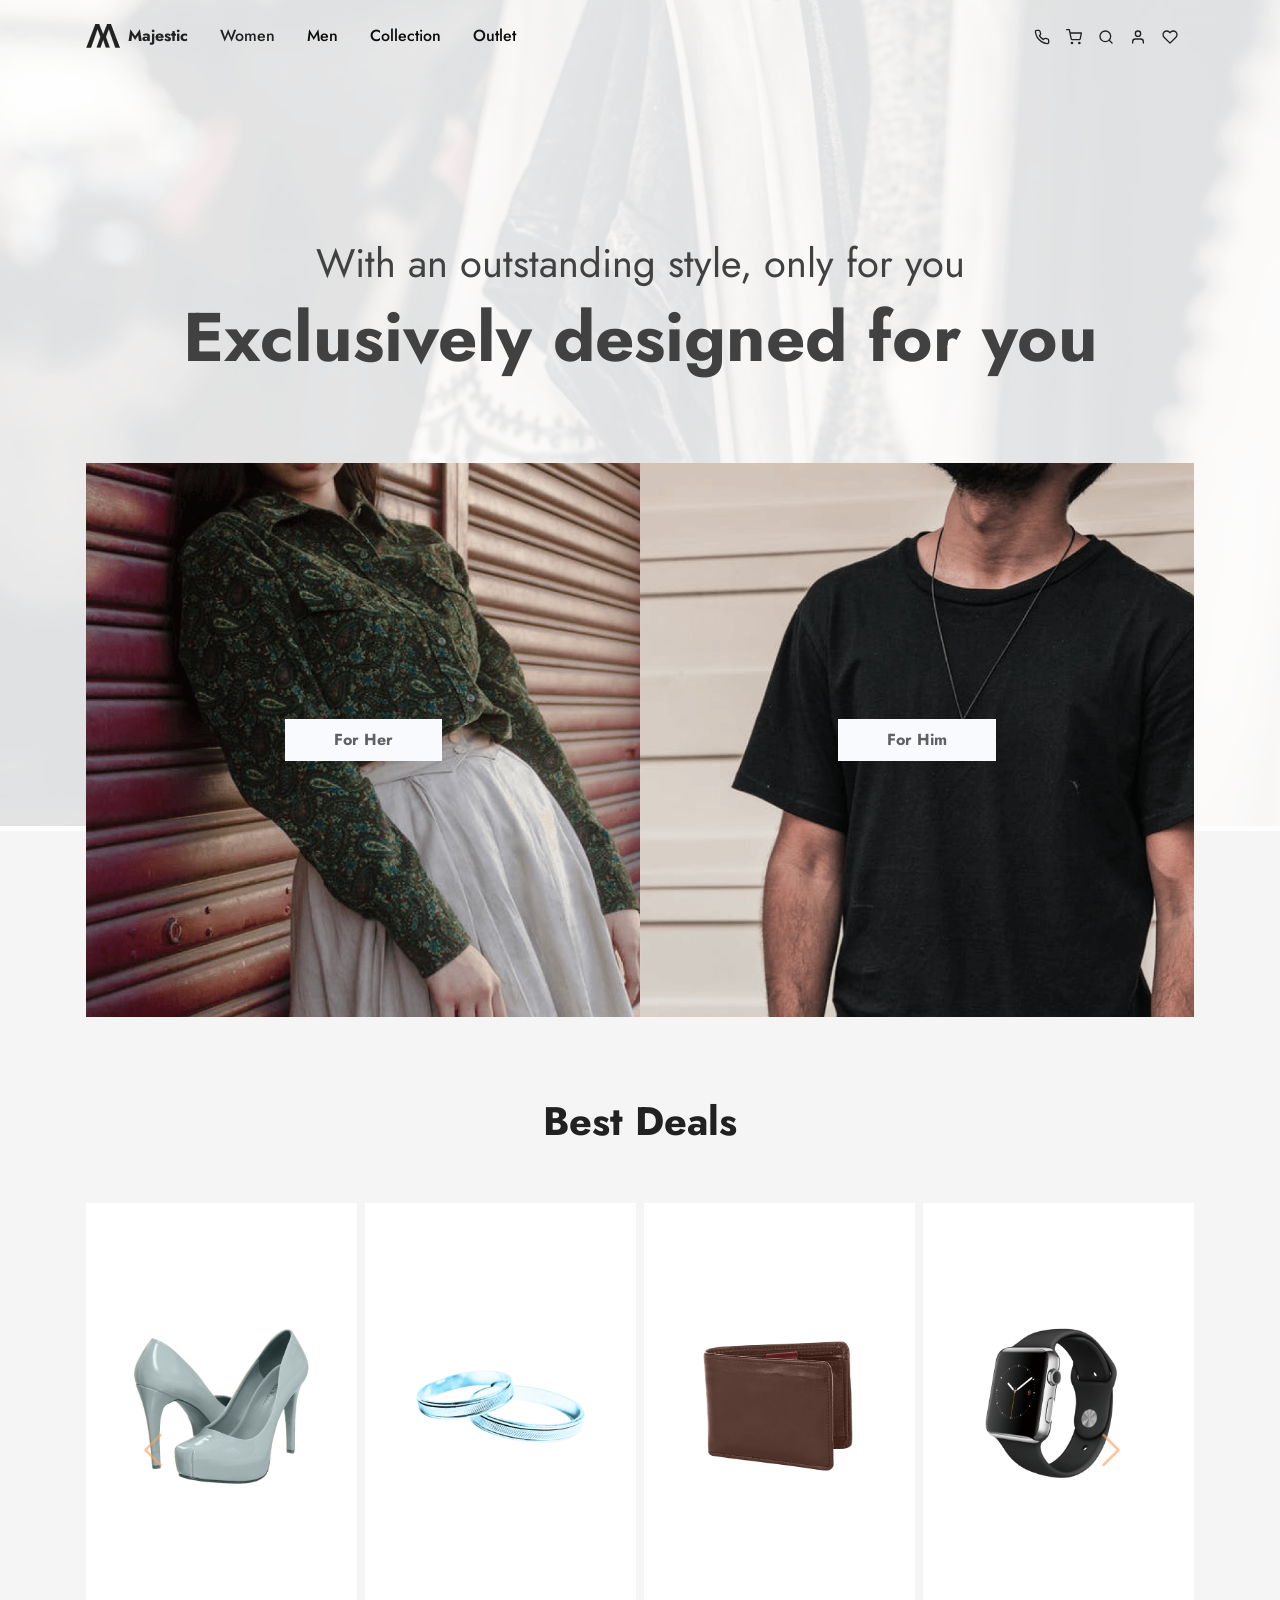
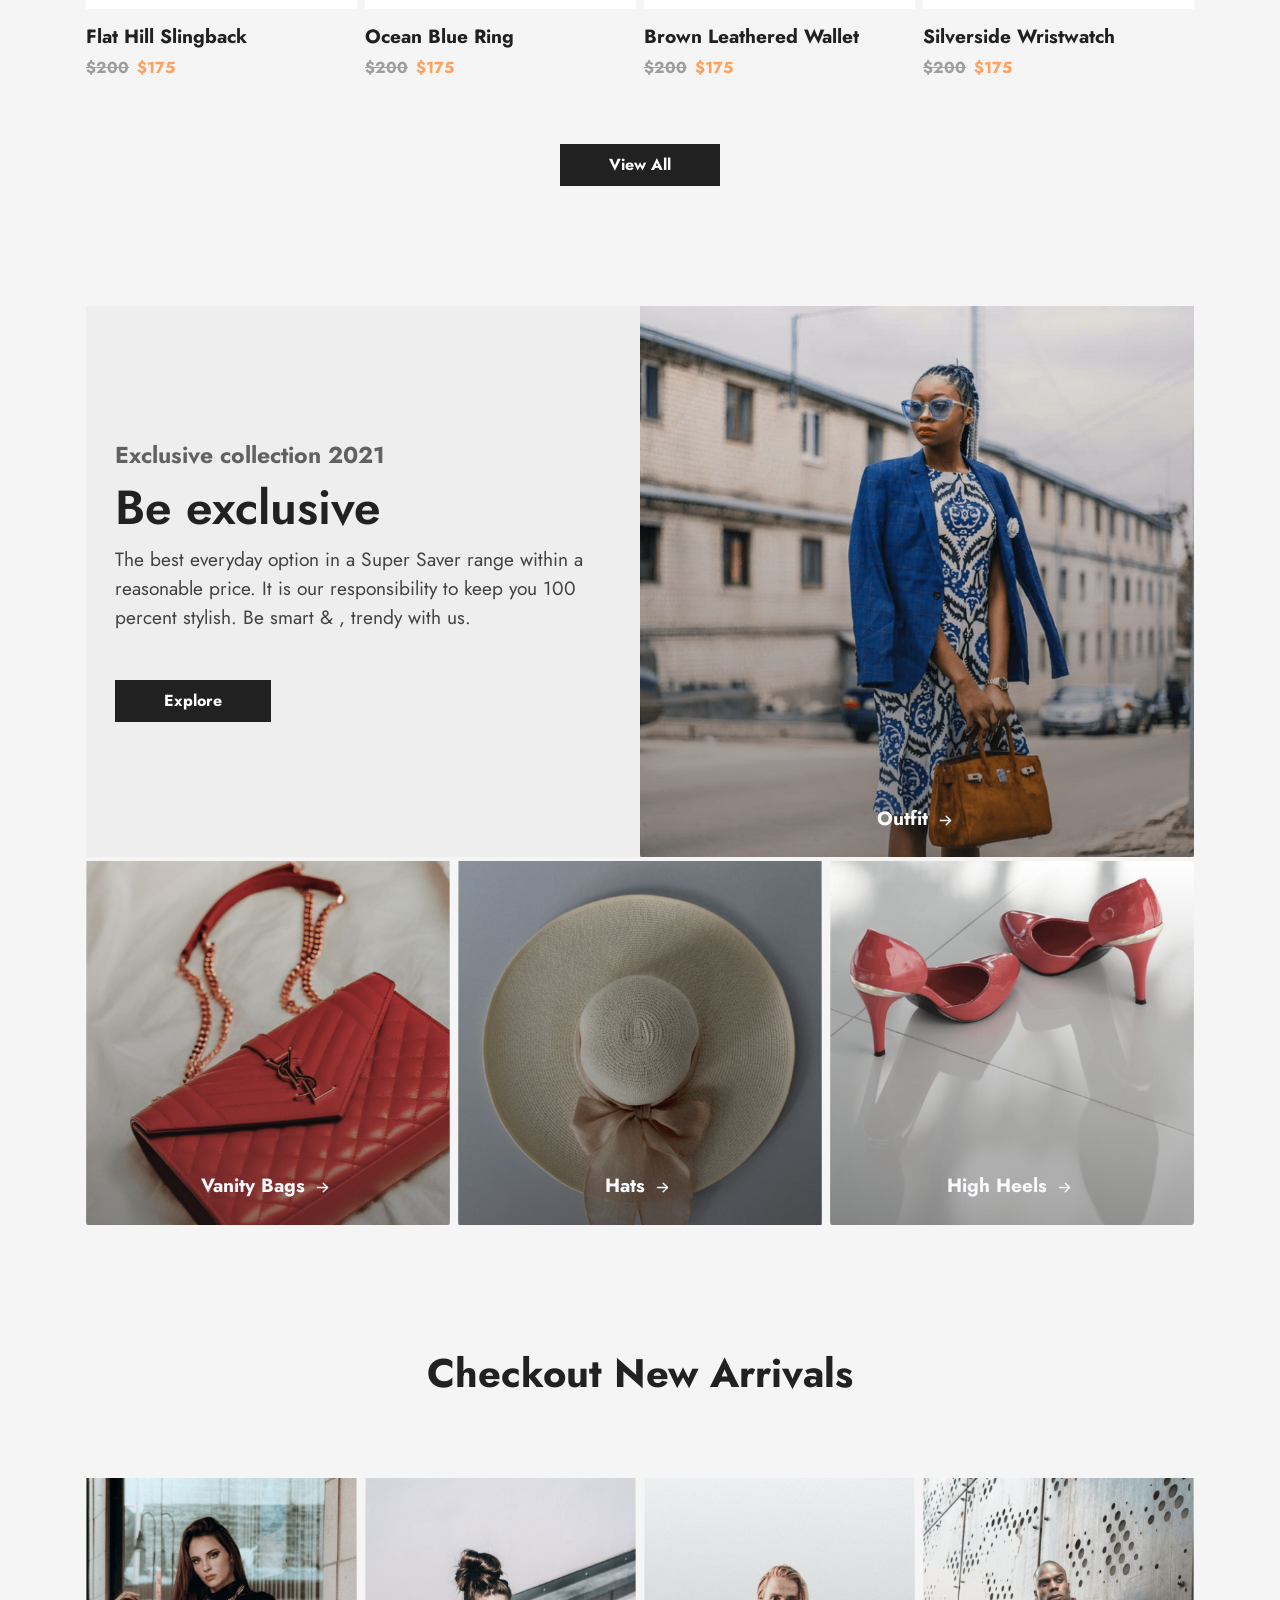
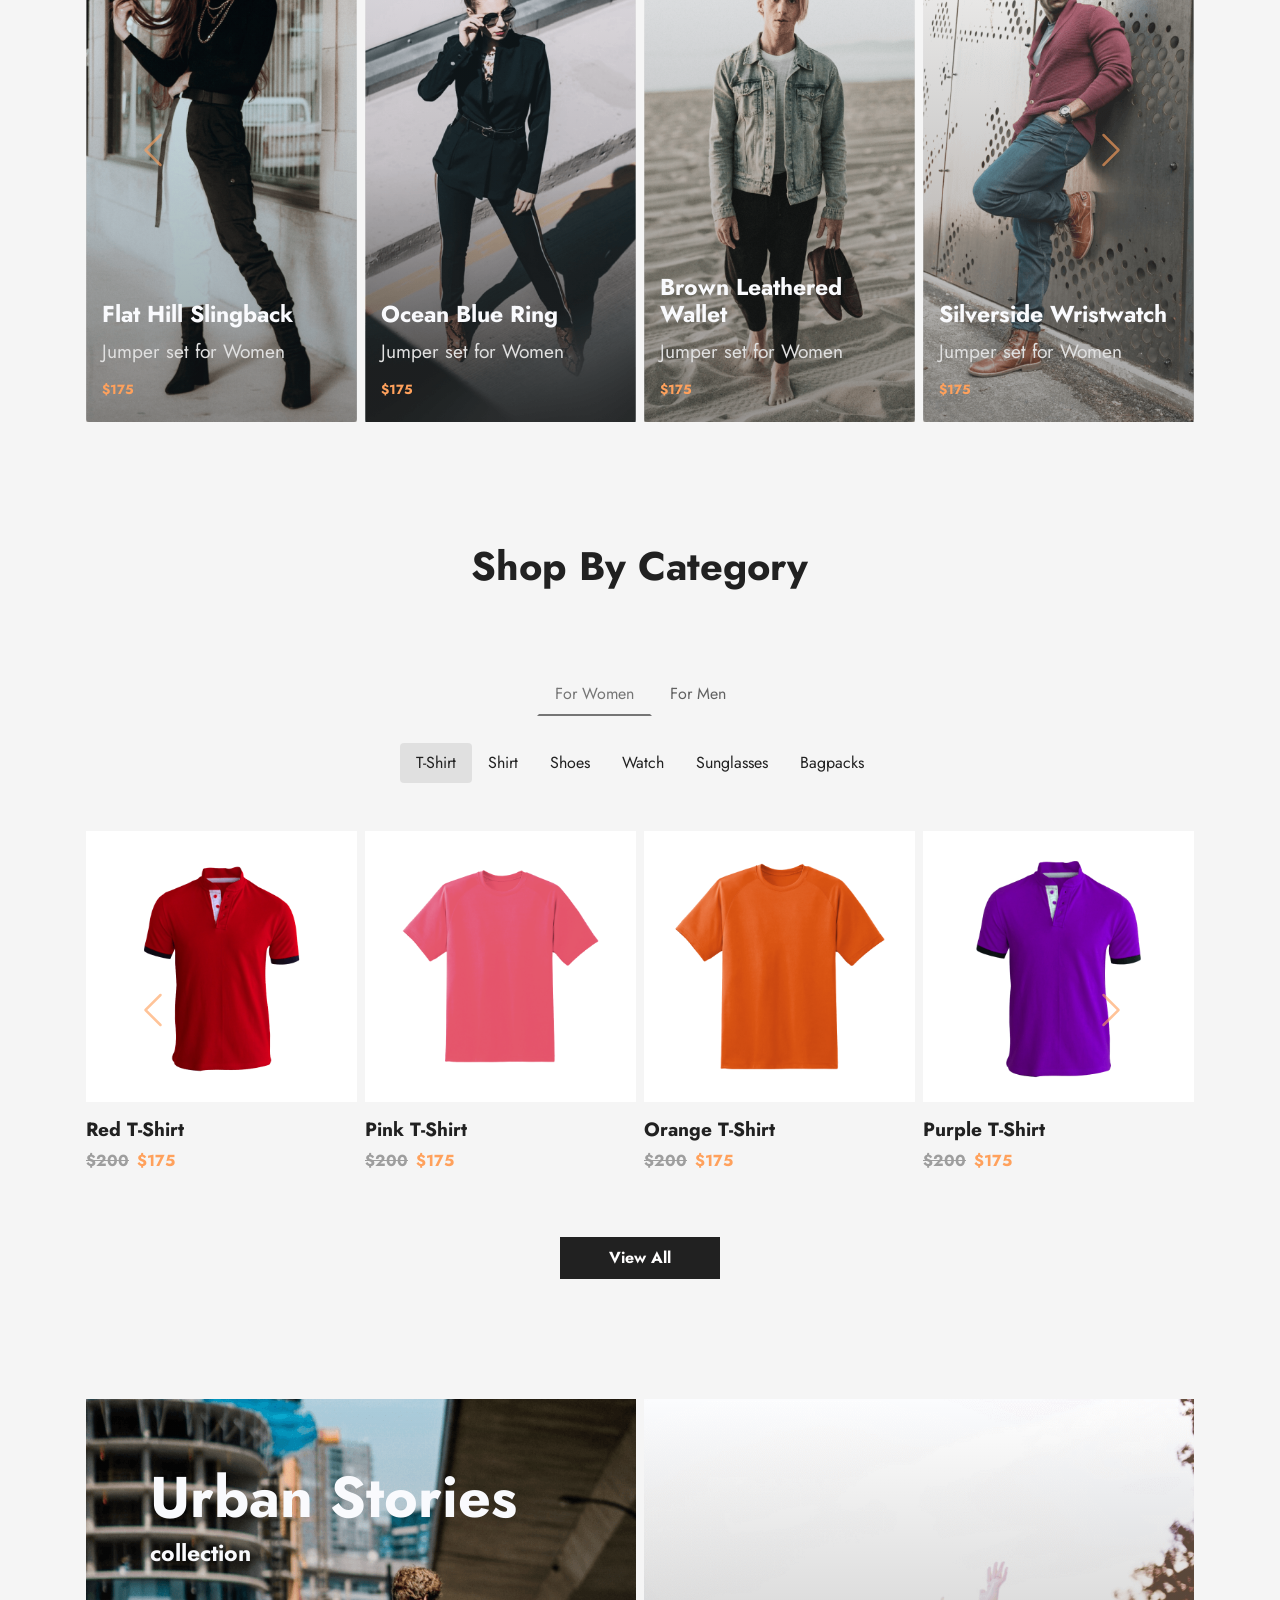
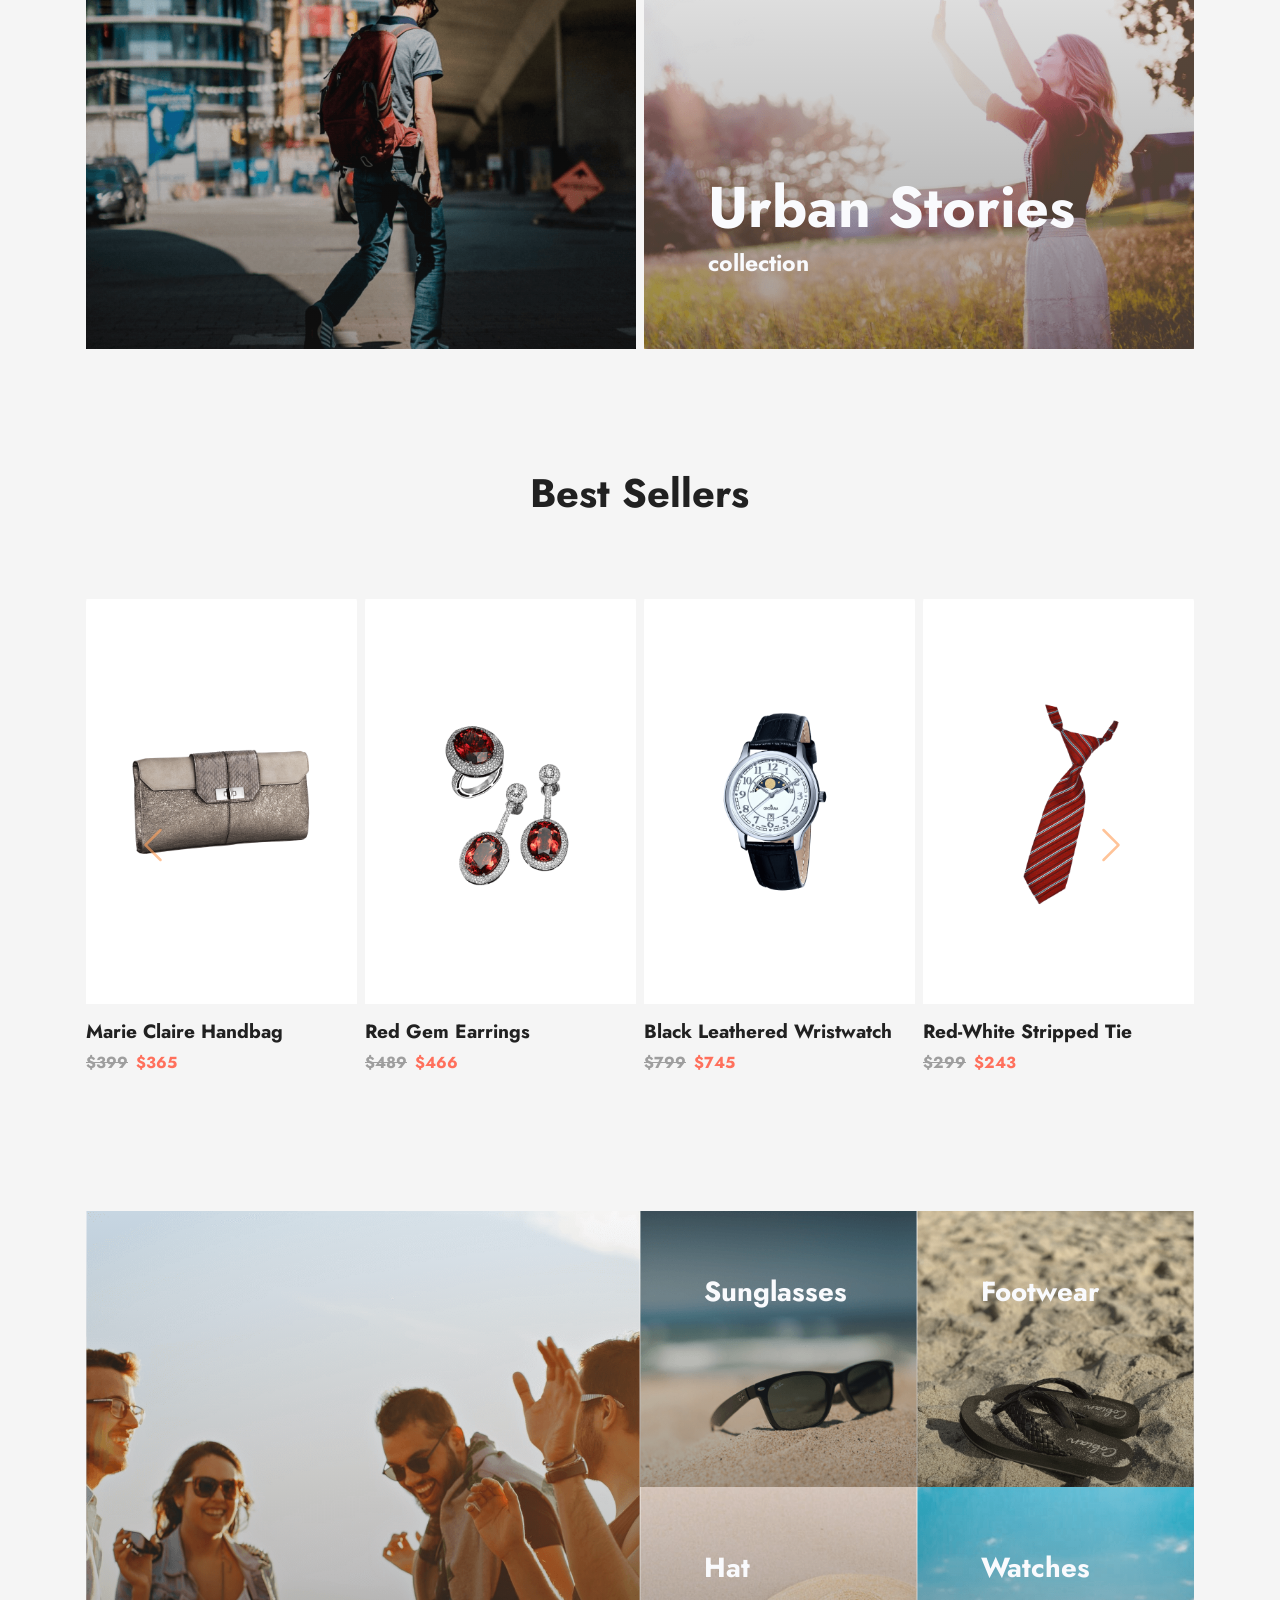
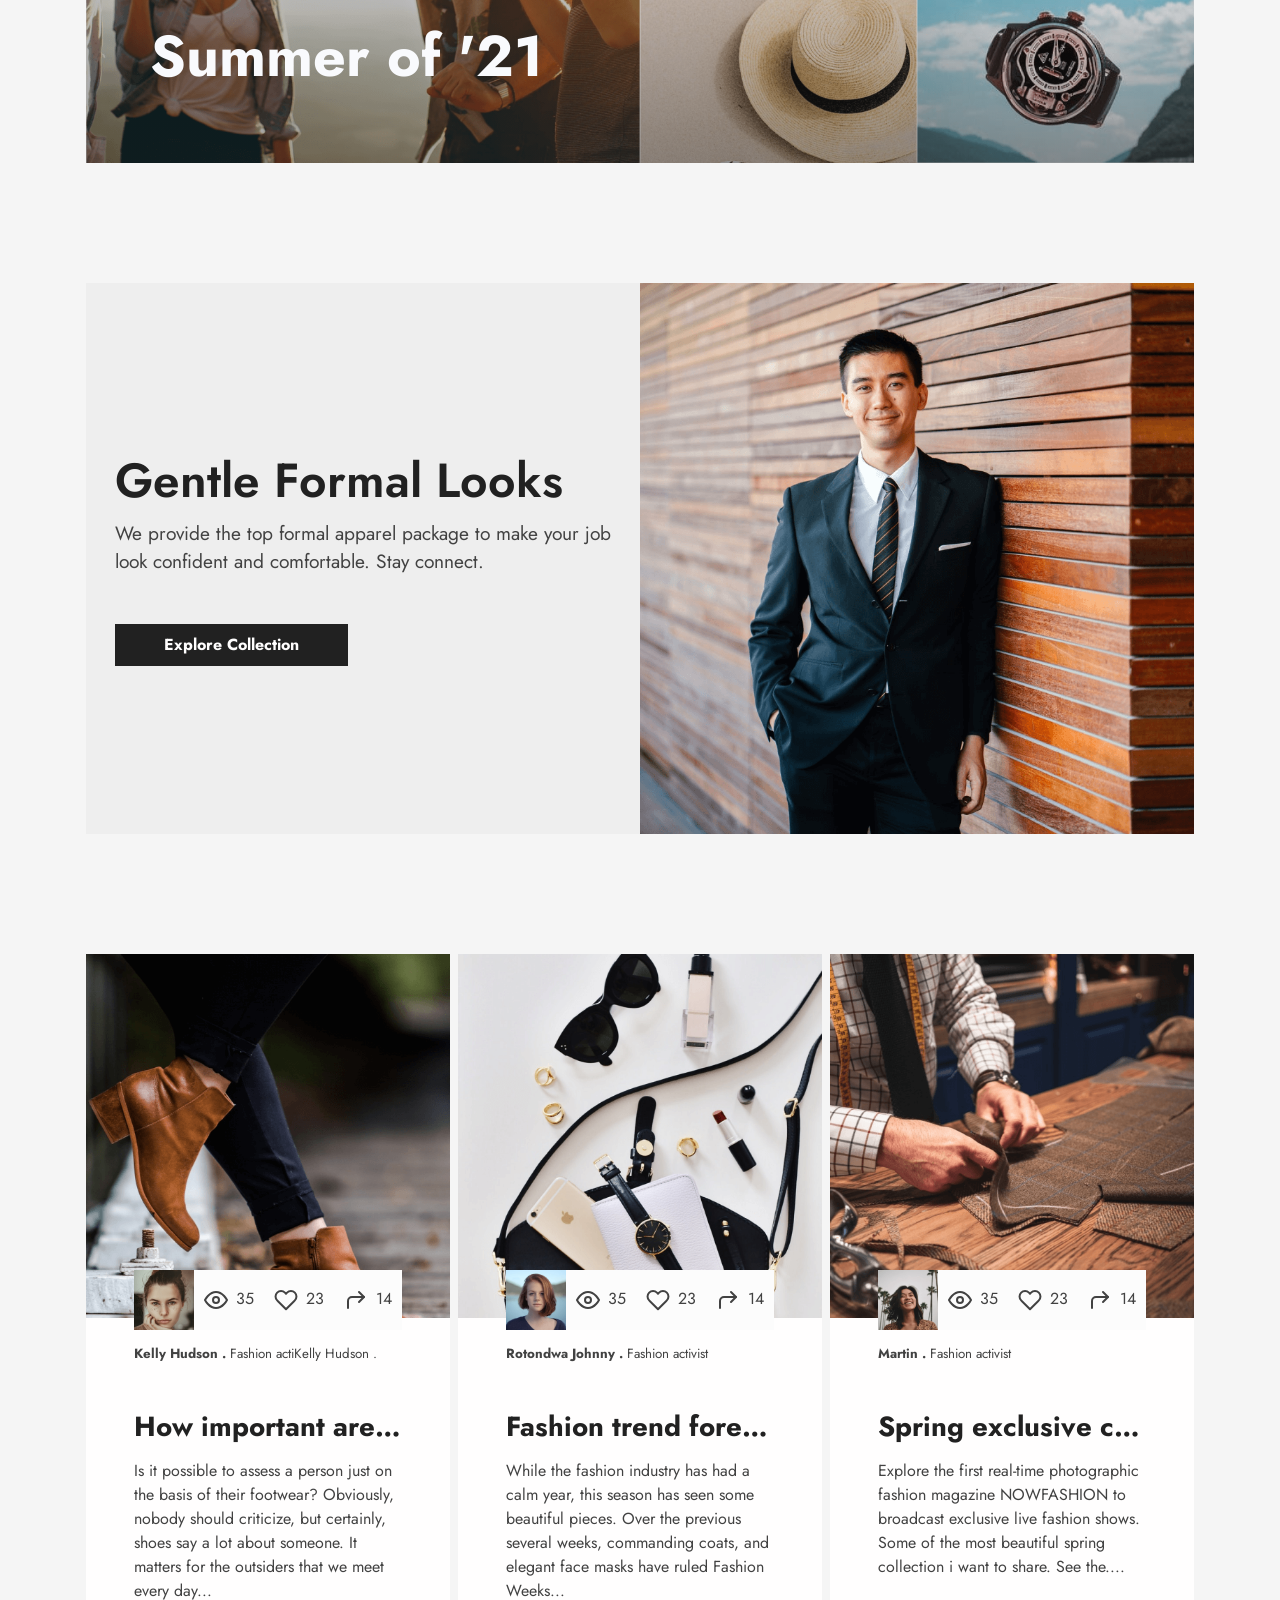
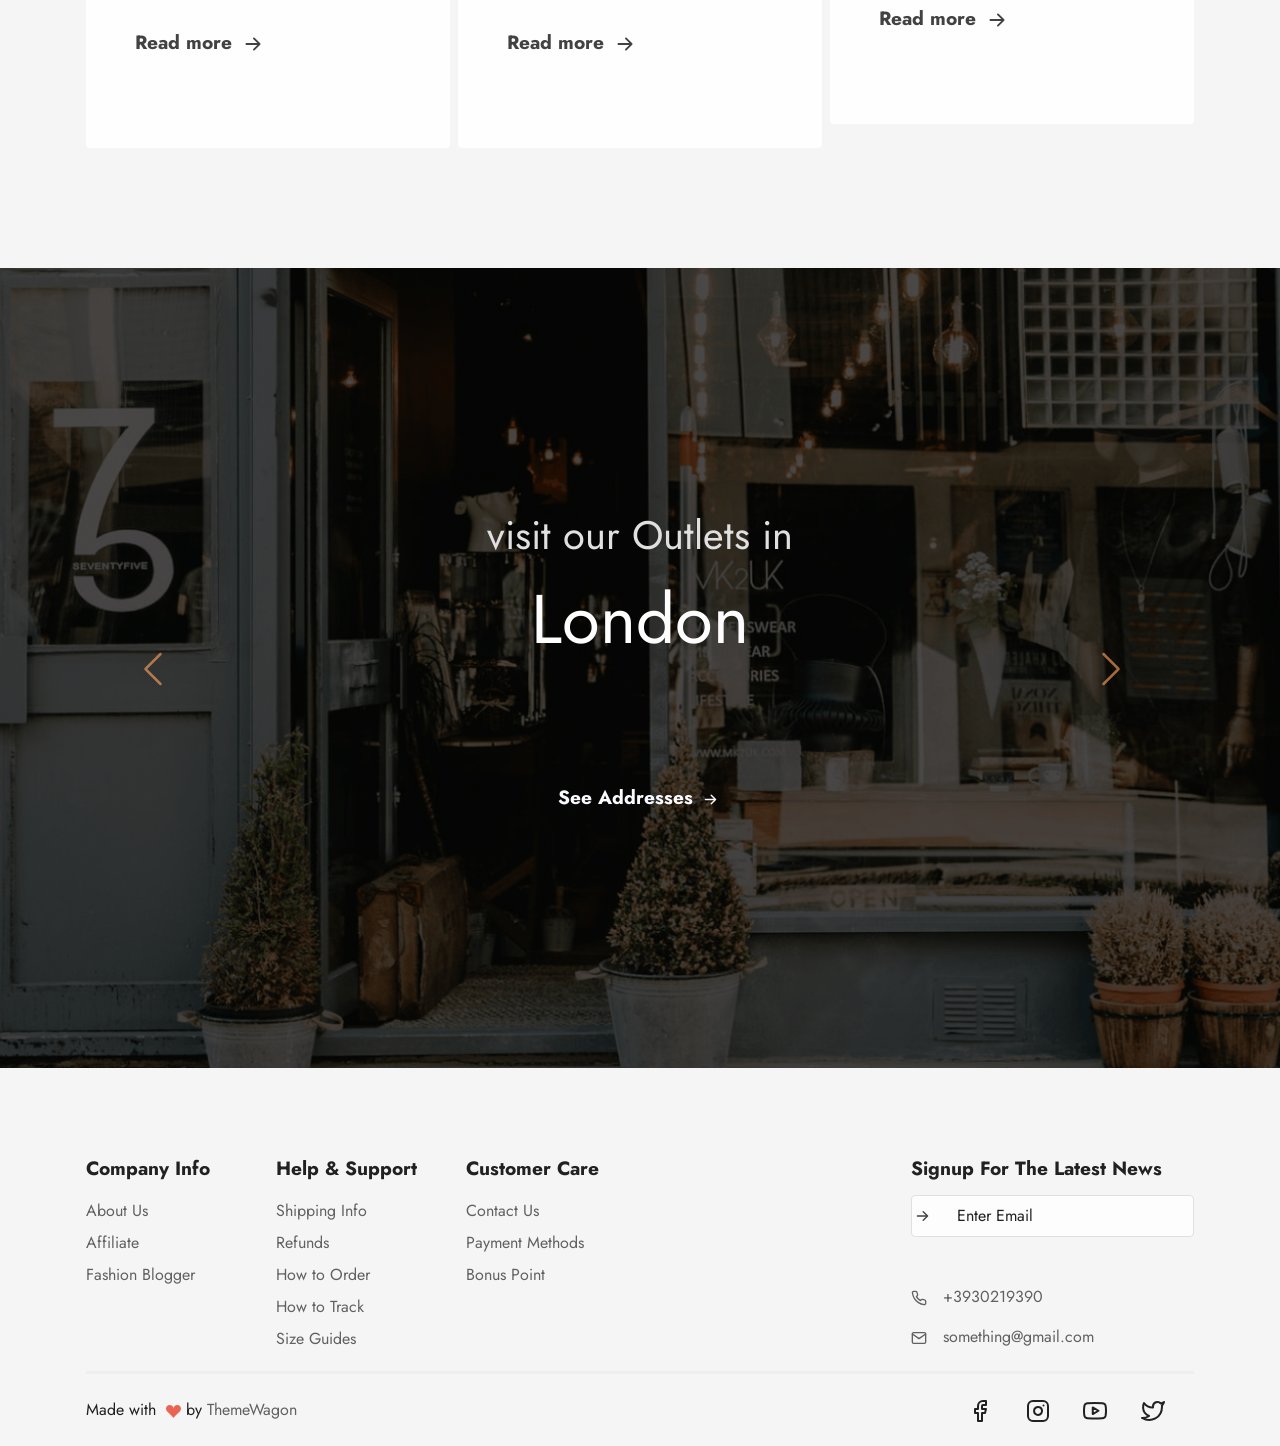
<file: index.html>
<!DOCTYPE html>
<html lang="en-US" dir="ltr">

  <head>
    <meta charset="utf-8">
    <meta http-equiv="X-UA-Compatible" content="IE=edge">
    <meta name="viewport" content="width=device-width, initial-scale=1">


    <!-- ===============================================-->
    <!--    Document Title-->
    <!-- ===============================================-->
    <title>majestic | Landing, Ecommerce &amp; Business Templatee</title>


    <!-- ===============================================-->
    <!--    Favicons-->
    <!-- ===============================================-->
    <link rel="apple-touch-icon" sizes="180x180" href="assets/img/favicons/apple-touch-icon.png">
    <link rel="icon" type="image/png" sizes="32x32" href="assets/img/favicons/favicon-32x32.png">
    <link rel="icon" type="image/png" sizes="16x16" href="assets/img/favicons/favicon-16x16.png">
    <link rel="shortcut icon" type="image/x-icon" href="assets/img/favicons/favicon.ico">
    <link rel="manifest" href="assets/img/favicons/manifest.json">
    <meta name="msapplication-TileImage" content="assets/img/favicons/mstile-150x150.png">
    <meta name="theme-color" content="#ffffff">


    <!-- ===============================================-->
    <!--    Stylesheets-->
    <!-- ===============================================-->
    <link href="assets/css/theme.css" rel="stylesheet" />

  </head>


  <body>

    <!-- ===============================================-->
    <!--    Main Content-->
    <!-- ===============================================-->
    <main class="main" id="top">
      <nav class="navbar navbar-expand-lg navbar-light fixed-top py-3 d-block" data-navbar-on-scroll="data-navbar-on-scroll">
        <div class="container"><a class="navbar-brand d-inline-flex" href="index.html"><img class="d-inline-block" src="assets/img/gallery/logo.png" alt="logo" /><span class="text-1000 fs-0 fw-bold ms-2">Majestic</span></a>
          <button class="navbar-toggler collapsed" type="button" data-bs-toggle="collapse" data-bs-target="#navbarSupportedContent" aria-controls="navbarSupportedContent" aria-expanded="false" aria-label="Toggle navigation"><span class="navbar-toggler-icon"></span></button>
          <div class="collapse navbar-collapse border-top border-lg-0 mt-4 mt-lg-0" id="navbarSupportedContent">
            <ul class="navbar-nav me-auto mb-2 mb-lg-0">
              <li class="nav-item px-2"><a class="nav-link fw-medium active" aria-current="page" href="#categoryWomen">Women</a></li>
              <li class="nav-item px-2"><a class="nav-link fw-medium" href="#header">Men</a></li>
              <li class="nav-item px-2"><a class="nav-link fw-medium" href="#collection">Collection</a></li>
              <li class="nav-item px-2"><a class="nav-link fw-medium" href="#outlet">Outlet</a></li>
            </ul>
            <form class="d-flex"><a class="text-1000" href="#!">
                <svg class="feather feather-phone me-3" xmlns="http://www.w3.org/2000/svg" width="16" height="16" viewBox="0 0 24 24" fill="none" stroke="currentColor" stroke-width="2" stroke-linecap="round" stroke-linejoin="round">
                  <path d="M22 16.92v3a2 2 0 0 1-2.18 2 19.79 19.79 0 0 1-8.63-3.07 19.5 19.5 0 0 1-6-6 19.79 19.79 0 0 1-3.07-8.67A2 2 0 0 1 4.11 2h3a2 2 0 0 1 2 1.72 12.84 12.84 0 0 0 .7 2.81 2 2 0 0 1-.45 2.11L8.09 9.91a16 16 0 0 0 6 6l1.27-1.27a2 2 0 0 1 2.11-.45 12.84 12.84 0 0 0 2.81.7A2 2 0 0 1 22 16.92z"></path>
                </svg></a><a class="text-1000" href="#!">
                <svg class="feather feather-shopping-cart me-3" xmlns="http://www.w3.org/2000/svg" width="16" height="16" viewBox="0 0 24 24" fill="none" stroke="currentColor" stroke-width="2" stroke-linecap="round" stroke-linejoin="round">
                  <circle cx="9" cy="21" r="1"></circle>
                  <circle cx="20" cy="21" r="1"></circle>
                  <path d="M1 1h4l2.68 13.39a2 2 0 0 0 2 1.61h9.72a2 2 0 0 0 2-1.61L23 6H6"></path>
                </svg></a><a class="text-1000" href="#!">
                <svg class="feather feather-search me-3" xmlns="http://www.w3.org/2000/svg" width="16" height="16" viewBox="0 0 24 24" fill="none" stroke="currentColor" stroke-width="2" stroke-linecap="round" stroke-linejoin="round">
                  <circle cx="11" cy="11" r="8"></circle>
                  <line x1="21" y1="21" x2="16.65" y2="16.65"></line>
                </svg></a><a class="text-1000" href="#!">
                <svg class="feather feather-user me-3" xmlns="http://www.w3.org/2000/svg" width="16" height="16" viewBox="0 0 24 24" fill="none" stroke="currentColor" stroke-width="2" stroke-linecap="round" stroke-linejoin="round">
                  <path d="M20 21v-2a4 4 0 0 0-4-4H8a4 4 0 0 0-4 4v2"></path>
                  <circle cx="12" cy="7" r="4"></circle>
                </svg></a><a class="text-1000" href="#!">
                <svg class="feather feather-heart me-3" xmlns="http://www.w3.org/2000/svg" width="16" height="16" viewBox="0 0 24 24" fill="none" stroke="currentColor" stroke-width="2" stroke-linecap="round" stroke-linejoin="round">
                  <path d="M20.84 4.61a5.5 5.5 0 0 0-7.78 0L12 5.67l-1.06-1.06a5.5 5.5 0 0 0-7.78 7.78l1.06 1.06L12 21.23l7.78-7.78 1.06-1.06a5.5 5.5 0 0 0 0-7.78z"></path>
                </svg></a></form>
          </div>
        </div>
      </nav>
      <section class="py-11 bg-light-gradient border-bottom border-white border-5">
        <div class="bg-holder overlay overlay-light" style="background-image:url(assets/img/gallery/header-bg.png);background-size:cover;">
        </div>
        <!--/.bg-holder-->

        <div class="container">
          <div class="row flex-center">
            <div class="col-12 mb-10">
              <div class="d-flex align-items-center flex-column">
                <h1 class="fw-normal"> With an outstanding style, only for you</h1>
                <h1 class="fs-4 fs-lg-8 fs-md-6 fw-bold">Exclusively designed for you</h1>
              </div>
            </div>
          </div>
        </div>
      </section>


      <!-- ============================================-->
      <!-- <section> begin ============================-->
      <section class="py-0" id="header" style="margin-top: -23rem !important;">

        <div class="container">
          <div class="row g-0">
            <div class="col-md-6">
              <div class="card card-span h-100 text-white"> <img class="img-fluid" src="assets/img/gallery/her.png" width="790" alt="..." />
                <div class="card-img-overlay d-flex flex-center"> <a class="btn btn-lg btn-light" href="#!">For Her</a></div>
              </div>
            </div>
            <div class="col-md-6">
              <div class="card card-span h-100 text-white"> <img class="img-fluid" src="assets/img/gallery/him.png" width="790" alt="..." />
                <div class="card-img-overlay d-flex flex-center"> <a class="btn btn-lg btn-light" href="#!">For Him </a></div>
              </div>
            </div>
          </div>
        </div>
        <!-- end of .container-->

      </section>
      <!-- <section> close ============================-->
      <!-- ============================================-->




      <!-- ============================================-->
      <!-- <section> begin ============================-->
      <section class="py-0">

        <div class="container">
          <div class="row h-100">
            <div class="col-lg-7 mx-auto text-center mt-7 mb-5">
              <h5 class="fw-bold fs-3 fs-lg-5 lh-sm">Best Deals</h5>
            </div>
            <div class="col-12">
              <div class="carousel slide" id="carouselBestDeals" data-bs-touch="false" data-bs-interval="false">
                <div class="carousel-inner">
                  <div class="carousel-item active" data-bs-interval="10000">
                    <div class="row h-100 align-items-center g-2">
                      <div class="col-sm-6 col-md-3 mb-3 mb-md-0 h-100">
                        <div class="card card-span h-100 text-white"><img class="img-fluid h-100" src="assets/img/gallery/flat-hill.png" alt="..." />
                          <div class="card-img-overlay ps-0"> </div>
                          <div class="card-body ps-0 bg-200">
                            <h5 class="fw-bold text-1000 text-truncate">Flat Hill Slingback</h5>
                            <div class="fw-bold"><span class="text-600 me-2 text-decoration-line-through">$200</span><span class="text-primary">$175</span></div>
                          </div><a class="stretched-link" href="#"></a>
                        </div>
                      </div>
                      <div class="col-sm-6 col-md-3 mb-3 mb-md-0 h-100">
                        <div class="card card-span h-100 text-white"><img class="img-fluid h-100" src="assets/img/gallery/blue-ring.png" alt="..." />
                          <div class="card-img-overlay ps-0"> </div>
                          <div class="card-body ps-0 bg-200">
                            <h5 class="fw-bold text-1000 text-truncate">Ocean Blue Ring</h5>
                            <div class="fw-bold"><span class="text-600 me-2 text-decoration-line-through">$200</span><span class="text-primary">$175</span></div>
                          </div><a class="stretched-link" href="#"></a>
                        </div>
                      </div>
                      <div class="col-sm-6 col-md-3 mb-3 mb-md-0 h-100">
                        <div class="card card-span h-100 text-white"><img class="img-fluid h-100" src="assets/img/gallery/wallet.png" alt="..." />
                          <div class="card-img-overlay ps-0"> </div>
                          <div class="card-body ps-0 bg-200">
                            <h5 class="fw-bold text-1000 text-truncate">Brown Leathered Wallet</h5>
                            <div class="fw-bold"><span class="text-600 me-2 text-decoration-line-through">$200</span><span class="text-primary">$175</span></div>
                          </div><a class="stretched-link" href="#"></a>
                        </div>
                      </div>
                      <div class="col-sm-6 col-md-3 mb-3 mb-md-0 h-100">
                        <div class="card card-span h-100 text-white"><img class="img-fluid h-100" src="assets/img/gallery/wrist-watch.png" alt="..." />
                          <div class="card-img-overlay ps-0"> </div>
                          <div class="card-body ps-0 bg-200">
                            <h5 class="fw-bold text-1000 text-truncate">Silverside Wristwatch</h5>
                            <div class="fw-bold"><span class="text-600 me-2 text-decoration-line-through">$200</span><span class="text-primary">$175</span></div>
                          </div><a class="stretched-link" href="#"></a>
                        </div>
                      </div>
                    </div>
                  </div>
                  <div class="carousel-item" data-bs-interval="5000">
                    <div class="row h-100 align-items-center g-2">
                      <div class="col-sm-6 col-md-3 mb-3 mb-md-0 h-100">
                        <div class="card card-span h-100 text-white"><img class="img-fluid h-100" src="assets/img/gallery/flat-hill.png" alt="..." />
                          <div class="card-img-overlay ps-0"> </div>
                          <div class="card-body ps-0 bg-200">
                            <h5 class="fw-bold text-1000 text-truncate">Flat Hill Slingback</h5>
                            <div class="fw-bold"><span class="text-600 me-2 text-decoration-line-through">$200</span><span class="text-primary">$175</span></div>
                          </div><a class="stretched-link" href="#"></a>
                        </div>
                      </div>
                      <div class="col-sm-6 col-md-3 mb-3 mb-md-0 h-100">
                        <div class="card card-span h-100 text-white"><img class="img-fluid h-100" src="assets/img/gallery/blue-ring.png" alt="..." />
                          <div class="card-img-overlay ps-0"> </div>
                          <div class="card-body ps-0 bg-200">
                            <h5 class="fw-bold text-1000 text-truncate">Ocean Blue Ring</h5>
                            <div class="fw-bold"><span class="text-600 me-2 text-decoration-line-through">$200</span><span class="text-primary">$175</span></div>
                          </div><a class="stretched-link" href="#"></a>
                        </div>
                      </div>
                      <div class="col-sm-6 col-md-3 mb-3 mb-md-0 h-100">
                        <div class="card card-span h-100 text-white"><img class="img-fluid h-100" src="assets/img/gallery/wallet.png" alt="..." />
                          <div class="card-img-overlay ps-0"> </div>
                          <div class="card-body ps-0 bg-200">
                            <h5 class="fw-bold text-1000 text-truncate">Brown Leathered Wallet</h5>
                            <div class="fw-bold"><span class="text-600 me-2 text-decoration-line-through">$200</span><span class="text-primary">$175</span></div>
                          </div><a class="stretched-link" href="#"></a>
                        </div>
                      </div>
                      <div class="col-sm-6 col-md-3 mb-3 mb-md-0 h-100">
                        <div class="card card-span h-100 text-white"><img class="img-fluid h-100" src="assets/img/gallery/wrist-watch.png" alt="..." />
                          <div class="card-img-overlay ps-0"> </div>
                          <div class="card-body ps-0 bg-200">
                            <h5 class="fw-bold text-1000 text-truncate">Silverside Wristwatch</h5>
                            <div class="fw-bold"><span class="text-600 me-2 text-decoration-line-through">$200</span><span class="text-primary">$175</span></div>
                          </div><a class="stretched-link" href="#"></a>
                        </div>
                      </div>
                    </div>
                  </div>
                  <div class="carousel-item" data-bs-interval="3000">
                    <div class="row h-100 align-items-center g-2">
                      <div class="col-sm-6 col-md-3 mb-3 mb-md-0 h-100">
                        <div class="card card-span h-100 text-white"><img class="img-fluid h-100" src="assets/img/gallery/flat-hill.png" alt="..." />
                          <div class="card-img-overlay ps-0"> </div>
                          <div class="card-body ps-0 bg-200">
                            <h5 class="fw-bold text-1000 text-truncate">Flat Hill Slingback</h5>
                            <div class="fw-bold"><span class="text-600 me-2 text-decoration-line-through">$200</span><span class="text-primary">$175</span></div>
                          </div><a class="stretched-link" href="#"></a>
                        </div>
                      </div>
                      <div class="col-sm-6 col-md-3 mb-3 mb-md-0 h-100">
                        <div class="card card-span h-100 text-white"><img class="img-fluid h-100" src="assets/img/gallery/blue-ring.png" alt="..." />
                          <div class="card-img-overlay ps-0"> </div>
                          <div class="card-body ps-0 bg-200">
                            <h5 class="fw-bold text-1000 text-truncate">Ocean Blue Ring</h5>
                            <div class="fw-bold"><span class="text-600 me-2 text-decoration-line-through">$200</span><span class="text-primary">$175</span></div>
                          </div><a class="stretched-link" href="#"></a>
                        </div>
                      </div>
                      <div class="col-sm-6 col-md-3 mb-3 mb-md-0 h-100">
                        <div class="card card-span h-100 text-white"><img class="img-fluid h-100" src="assets/img/gallery/wallet.png" alt="..." />
                          <div class="card-img-overlay ps-0"> </div>
                          <div class="card-body ps-0 bg-200">
                            <h5 class="fw-bold text-1000 text-truncate">Brown Leathered Wallet</h5>
                            <div class="fw-bold"><span class="text-600 me-2 text-decoration-line-through">$200</span><span class="text-primary">$175</span></div>
                          </div><a class="stretched-link" href="#"></a>
                        </div>
                      </div>
                      <div class="col-sm-6 col-md-3 mb-3 mb-md-0 h-100">
                        <div class="card card-span h-100 text-white"><img class="img-fluid h-100" src="assets/img/gallery/wrist-watch.png" alt="..." />
                          <div class="card-img-overlay ps-0"> </div>
                          <div class="card-body ps-0 bg-200">
                            <h5 class="fw-bold text-1000 text-truncate">Silverside Wristwatch</h5>
                            <div class="fw-bold"><span class="text-600 me-2 text-decoration-line-through">$200</span><span class="text-primary">$175</span></div>
                          </div><a class="stretched-link" href="#"></a>
                        </div>
                      </div>
                    </div>
                  </div>
                  <div class="carousel-item">
                    <div class="row h-100 align-items-center g-2">
                      <div class="col-sm-6 col-md-3 mb-3 mb-md-0 h-100">
                        <div class="card card-span h-100 text-white"><img class="img-fluid h-100" src="assets/img/gallery/flat-hill.png" alt="..." />
                          <div class="card-img-overlay ps-0"> </div>
                          <div class="card-body ps-0 bg-200">
                            <h5 class="fw-bold text-1000 text-truncate">Flat Hill Slingback</h5>
                            <div class="fw-bold"><span class="text-600 me-2 text-decoration-line-through">$200</span><span class="text-primary">$175</span></div>
                          </div><a class="stretched-link" href="#"></a>
                        </div>
                      </div>
                      <div class="col-sm-6 col-md-3 mb-3 mb-md-0 h-100">
                        <div class="card card-span h-100 text-white"><img class="img-fluid h-100" src="assets/img/gallery/blue-ring.png" alt="..." />
                          <div class="card-img-overlay ps-0"> </div>
                          <div class="card-body ps-0 bg-200">
                            <h5 class="fw-bold text-1000 text-truncate">Ocean Blue Ring</h5>
                            <div class="fw-bold"><span class="text-600 me-2 text-decoration-line-through">$200</span><span class="text-primary">$175</span></div>
                          </div><a class="stretched-link" href="#"></a>
                        </div>
                      </div>
                      <div class="col-sm-6 col-md-3 mb-3 mb-md-0 h-100">
                        <div class="card card-span h-100 text-white"><img class="img-fluid h-100" src="assets/img/gallery/wallet.png" alt="..." />
                          <div class="card-img-overlay ps-0"> </div>
                          <div class="card-body ps-0 bg-200">
                            <h5 class="fw-bold text-1000 text-truncate">Brown Leathered Wallet</h5>
                            <div class="fw-bold"><span class="text-600 me-2 text-decoration-line-through">$200</span><span class="text-primary">$175</span></div>
                          </div><a class="stretched-link" href="#"></a>
                        </div>
                      </div>
                      <div class="col-sm-6 col-md-3 mb-3 mb-md-0 h-100">
                        <div class="card card-span h-100 text-white"><img class="img-fluid h-100" src="assets/img/gallery/wrist-watch.png" alt="..." />
                          <div class="card-img-overlay ps-0"> </div>
                          <div class="card-body ps-0 bg-200">
                            <h5 class="fw-bold text-1000 text-truncate">Silverside Wristwatch</h5>
                            <div class="fw-bold"><span class="text-600 me-2 text-decoration-line-through">$200</span><span class="text-primary">$175</span></div>
                          </div><a class="stretched-link" href="#"></a>
                        </div>
                      </div>
                    </div>
                  </div>
                  <div class="row">
                    <button class="carousel-control-prev" type="button" data-bs-target="#carouselBestDeals" data-bs-slide="prev"><span class="carousel-control-prev-icon" aria-hidden="true"></span><span class="visually-hidden">Previous</span></button>
                    <button class="carousel-control-next" type="button" data-bs-target="#carouselBestDeals" data-bs-slide="next"><span class="carousel-control-next-icon" aria-hidden="true"></span><span class="visually-hidden">Next </span></button>
                  </div>
                </div>
              </div>
            </div>
            <div class="col-12 d-flex justify-content-center mt-5"> <a class="btn btn-lg btn-dark" href="#!">View All </a></div>
          </div>
        </div>
        <!-- end of .container-->

      </section>
      <!-- <section> close ============================-->
      <!-- ============================================-->




      <!-- ============================================-->
      <!-- <section> begin ============================-->
      <section>

        <div class="container">
          <div class="row h-100 g-0">
            <div class="col-md-6">
              <div class="bg-300 p-4 h-100 d-flex flex-column justify-content-center">
                <h4 class="text-800">Exclusive collection 2021</h4>
                <h1 class="fw-semi-bold lh-sm fs-4 fs-lg-5 fs-xl-6">Be exclusive</h1>
                <p class="mb-5 fs-1">The best everyday option in a Super Saver range within a reasonable price. It is our responsibility to keep you 100 percent stylish. Be smart &amp; , trendy with us.</p>
                <div class="d-grid gap-2 d-md-block"><a class="btn btn-lg btn-dark" href="#" role="button">Explore</a></div>
              </div>
            </div>
            <div class="col-md-6">
              <div class="card card-span h-100 text-white"><img class="card-img h-100" src="assets/img/gallery/outfit.png" alt="..." />
                <div class="card-img-overlay bg-dark-gradient">
                  <div class="d-flex align-items-end justify-content-center h-100"><a class="btn btn-lg text-light fs-1" href="#!" role="button">Outfit
                      <svg class="bi bi-arrow-right-short" xmlns="http://www.w3.org/2000/svg" width="23" height="23" fill="currentColor" viewBox="0 0 16 16">
                        <path fill-rule="evenodd" d="M4 8a.5.5 0 0 1 .5-.5h5.793L8.146 5.354a.5.5 0 1 1 .708-.708l3 3a.5.5 0 0 1 0 .708l-3 3a.5.5 0 0 1-.708-.708L10.293 8.5H4.5A.5.5 0 0 1 4 8z"> </path>
                      </svg></a></div>
                </div>
              </div>
            </div>
          </div>
          <div class="row h-100 g-2 py-1">
            <div class="col-md-4">
              <div class="card card-span h-100 text-white"><img class="card-img h-100" src="assets/img/gallery/vanity-bag.png" alt="..." />
                <div class="card-img-overlay bg-dark-gradient">
                  <div class="d-flex align-items-end justify-content-center h-100"><a class="btn btn-lg text-light fs-1" href="#!" role="button">Vanity Bags
                      <svg class="bi bi-arrow-right-short" xmlns="http://www.w3.org/2000/svg" width="23" height="23" fill="currentColor" viewBox="0 0 16 16">
                        <path fill-rule="evenodd" d="M4 8a.5.5 0 0 1 .5-.5h5.793L8.146 5.354a.5.5 0 1 1 .708-.708l3 3a.5.5 0 0 1 0 .708l-3 3a.5.5 0 0 1-.708-.708L10.293 8.5H4.5A.5.5 0 0 1 4 8z"> </path>
                      </svg></a></div>
                </div>
              </div>
            </div>
            <div class="col-md-4">
              <div class="card card-span h-100 text-white"><img class="card-img h-100" src="assets/img/gallery/hat.png" alt="..." />
                <div class="card-img-overlay bg-dark-gradient">
                  <div class="d-flex align-items-end justify-content-center h-100"><a class="btn btn-lg text-light fs-1" href="#!" role="button">Hats
                      <svg class="bi bi-arrow-right-short" xmlns="http://www.w3.org/2000/svg" width="23" height="23" fill="currentColor" viewBox="0 0 16 16">
                        <path fill-rule="evenodd" d="M4 8a.5.5 0 0 1 .5-.5h5.793L8.146 5.354a.5.5 0 1 1 .708-.708l3 3a.5.5 0 0 1 0 .708l-3 3a.5.5 0 0 1-.708-.708L10.293 8.5H4.5A.5.5 0 0 1 4 8z"> </path>
                      </svg></a></div>
                </div>
              </div>
            </div>
            <div class="col-md-4">
              <div class="card card-span h-100 text-white"><img class="card-img h-100" src="assets/img/gallery/high-heels.png" alt="..." />
                <div class="card-img-overlay bg-dark-gradient">
                  <div class="d-flex align-items-end justify-content-center h-100"><a class="btn btn-lg text-light fs-1" href="#!" role="button">High Heels
                      <svg class="bi bi-arrow-right-short" xmlns="http://www.w3.org/2000/svg" width="23" height="23" fill="currentColor" viewBox="0 0 16 16">
                        <path fill-rule="evenodd" d="M4 8a.5.5 0 0 1 .5-.5h5.793L8.146 5.354a.5.5 0 1 1 .708-.708l3 3a.5.5 0 0 1 0 .708l-3 3a.5.5 0 0 1-.708-.708L10.293 8.5H4.5A.5.5 0 0 1 4 8z"> </path>
                      </svg></a></div>
                </div>
              </div>
            </div>
          </div>
        </div>
        <!-- end of .container-->

      </section>
      <!-- <section> close ============================-->
      <!-- ============================================-->


      <section class="py-0">
        <div class="container">
          <div class="row h-100">
            <div class="col-lg-7 mx-auto text-center mb-6">
              <h5 class="fs-3 fs-lg-5 lh-sm mb-3">Checkout New Arrivals</h5>
            </div>
            <div class="col-12">
              <div class="carousel slide" id="carouselNewArrivals" data-bs-ride="carousel">
                <div class="carousel-inner">
                  <div class="carousel-item active" data-bs-interval="10000">
                    <div class="row h-100 align-items-center g-2">
                      <div class="col-sm-6 col-md-3 mb-3 mb-md-0 h-100">
                        <div class="card card-span h-100 text-white"><img class="card-img h-100" src="assets/img/gallery/full-body.png" alt="..." />
                          <div class="card-img-overlay bg-dark-gradient d-flex flex-column-reverse">
                            <h6 class="text-primary">$175</h6>
                            <p class="text-400 fs-1">Jumper set for Women</p>
                            <h4 class="text-light">Flat Hill Slingback</h4>
                          </div><a class="stretched-link" href="#"></a>
                        </div>
                      </div>
                      <div class="col-sm-6 col-md-3 mb-3 mb-md-0 h-100">
                        <div class="card card-span h-100 text-white"><img class="card-img h-100" src="assets/img/gallery/formal-coat.png" alt="..." />
                          <div class="card-img-overlay bg-dark-gradient d-flex flex-column-reverse">
                            <h6 class="text-primary">$175</h6>
                            <p class="text-400 fs-1">Jumper set for Women</p>
                            <h4 class="text-light">Ocean Blue Ring</h4>
                          </div><a class="stretched-link" href="#"></a>
                        </div>
                      </div>
                      <div class="col-sm-6 col-md-3 mb-3 mb-md-0 h-100">
                        <div class="card card-span h-100 text-white"><img class="card-img h-100" src="assets/img/gallery/ocean-blue.png" alt="..." />
                          <div class="card-img-overlay bg-dark-gradient d-flex flex-column-reverse">
                            <h6 class="text-primary">$175</h6>
                            <p class="text-400 fs-1">Jumper set for Women</p>
                            <h4 class="text-light">Brown Leathered Wallet</h4>
                          </div><a class="stretched-link" href="#"></a>
                        </div>
                      </div>
                      <div class="col-sm-6 col-md-3 mb-3 mb-md-0 h-100">
                        <div class="card card-span h-100 text-white"><img class="card-img h-100" src="assets/img/gallery/sweater.png" alt="..." />
                          <div class="card-img-overlay bg-dark-gradient d-flex flex-column-reverse">
                            <h6 class="text-primary">$175</h6>
                            <p class="text-400 fs-1">Jumper set for Women</p>
                            <h4 class="text-light">Silverside Wristwatch</h4>
                          </div><a class="stretched-link" href="#"></a>
                        </div>
                      </div>
                    </div>
                  </div>
                  <div class="carousel-item" data-bs-interval="5000">
                    <div class="row h-100 align-items-center g-2">
                      <div class="col-sm-6 col-md-3 mb-3 mb-md-0 h-100">
                        <div class="card card-span h-100 text-white"><img class="card-img h-100" src="assets/img/gallery/full-body.png" alt="..." />
                          <div class="card-img-overlay bg-dark-gradient d-flex flex-column-reverse">
                            <h6 class="text-primary">$175</h6>
                            <p class="text-400 fs-1">Jumper set for Women</p>
                            <h4 class="text-light">Flat Hill Slingback</h4>
                          </div><a class="stretched-link" href="#"></a>
                        </div>
                      </div>
                      <div class="col-sm-6 col-md-3 mb-3 mb-md-0 h-100">
                        <div class="card card-span h-100 text-white"><img class="card-img h-100" src="assets/img/gallery/formal-coat.png" alt="..." />
                          <div class="card-img-overlay bg-dark-gradient d-flex flex-column-reverse">
                            <h6 class="text-primary">$175</h6>
                            <p class="text-400 fs-1">Jumper set for Women</p>
                            <h4 class="text-light">Ocean Blue Ring</h4>
                          </div><a class="stretched-link" href="#"></a>
                        </div>
                      </div>
                      <div class="col-sm-6 col-md-3 mb-3 mb-md-0 h-100">
                        <div class="card card-span h-100 text-white"><img class="card-img h-100" src="assets/img/gallery/ocean-blue.png" alt="..." />
                          <div class="card-img-overlay bg-dark-gradient d-flex flex-column-reverse">
                            <h6 class="text-primary">$175</h6>
                            <p class="text-400 fs-1">Jumper set for Women</p>
                            <h4 class="text-light">Brown Leathered Wallet</h4>
                          </div><a class="stretched-link" href="#"></a>
                        </div>
                      </div>
                      <div class="col-sm-6 col-md-3 mb-3 mb-md-0 h-100">
                        <div class="card card-span h-100 text-white"><img class="card-img h-100" src="assets/img/gallery/sweater.png" alt="..." />
                          <div class="card-img-overlay bg-dark-gradient d-flex flex-column-reverse">
                            <h6 class="text-primary">$175</h6>
                            <p class="text-400 fs-1">Jumper set for Women</p>
                            <h4 class="text-light">Silverside Wristwatch</h4>
                          </div><a class="stretched-link" href="#"></a>
                        </div>
                      </div>
                    </div>
                  </div>
                  <div class="carousel-item" data-bs-interval="3000">
                    <div class="row h-100 align-items-center g-2">
                      <div class="col-sm-6 col-md-3 mb-3 mb-md-0 h-100">
                        <div class="card card-span h-100 text-white"><img class="card-img h-100" src="assets/img/gallery/full-body.png" alt="..." />
                          <div class="card-img-overlay bg-dark-gradient d-flex flex-column-reverse">
                            <h6 class="text-primary">$175</h6>
                            <p class="text-400 fs-1">Jumper set for Women</p>
                            <h4 class="text-light">Flat Hill Slingback</h4>
                          </div><a class="stretched-link" href="#"></a>
                        </div>
                      </div>
                      <div class="col-sm-6 col-md-3 mb-3 mb-md-0 h-100">
                        <div class="card card-span h-100 text-white"><img class="card-img h-100" src="assets/img/gallery/formal-coat.png" alt="..." />
                          <div class="card-img-overlay bg-dark-gradient d-flex flex-column-reverse">
                            <h6 class="text-primary">$175</h6>
                            <p class="text-400 fs-1">Jumper set for Women</p>
                            <h4 class="text-light">Ocean Blue Ring</h4>
                          </div><a class="stretched-link" href="#"></a>
                        </div>
                      </div>
                      <div class="col-sm-6 col-md-3 mb-3 mb-md-0 h-100">
                        <div class="card card-span h-100 text-white"><img class="card-img h-100" src="assets/img/gallery/ocean-blue.png" alt="..." />
                          <div class="card-img-overlay bg-dark-gradient d-flex flex-column-reverse">
                            <h6 class="text-primary">$175</h6>
                            <p class="text-400 fs-1">Jumper set for Women</p>
                            <h4 class="text-light">Brown Leathered Wallet</h4>
                          </div><a class="stretched-link" href="#"></a>
                        </div>
                      </div>
                      <div class="col-sm-6 col-md-3 mb-3 mb-md-0 h-100">
                        <div class="card card-span h-100 text-white"><img class="card-img h-100" src="assets/img/gallery/sweater.png" alt="..." />
                          <div class="card-img-overlay bg-dark-gradient d-flex flex-column-reverse">
                            <h6 class="text-primary">$175</h6>
                            <p class="text-400 fs-1">Jumper set for Women</p>
                            <h4 class="text-light">Silverside Wristwatch</h4>
                          </div><a class="stretched-link" href="#"></a>
                        </div>
                      </div>
                    </div>
                  </div>
                  <div class="carousel-item">
                    <div class="row h-100 align-items-center g-2">
                      <div class="col-sm-6 col-md-3 mb-3 mb-md-0 h-100">
                        <div class="card card-span h-100 text-white"><img class="card-img h-100" src="assets/img/gallery/full-body.png" alt="..." />
                          <div class="card-img-overlay bg-dark-gradient d-flex flex-column-reverse">
                            <h6 class="text-primary">$175</h6>
                            <p class="text-400 fs-1">Jumper set for Women</p>
                            <h4 class="text-light">Flat Hill Slingback</h4>
                          </div><a class="stretched-link" href="#"></a>
                        </div>
                      </div>
                      <div class="col-sm-6 col-md-3 mb-3 mb-md-0 h-100">
                        <div class="card card-span h-100 text-white"><img class="card-img h-100" src="assets/img/gallery/formal-coat.png" alt="..." />
                          <div class="card-img-overlay bg-dark-gradient d-flex flex-column-reverse">
                            <h6 class="text-primary">$175</h6>
                            <p class="text-400 fs-1">Jumper set for Women</p>
                            <h4 class="text-light">Ocean Blue Ring</h4>
                          </div><a class="stretched-link" href="#"></a>
                        </div>
                      </div>
                      <div class="col-sm-6 col-md-3 mb-3 mb-md-0 h-100">
                        <div class="card card-span h-100 text-white"><img class="card-img h-100" src="assets/img/gallery/ocean-blue.png" alt="..." />
                          <div class="card-img-overlay bg-dark-gradient d-flex flex-column-reverse">
                            <h6 class="text-primary">$175</h6>
                            <p class="text-400 fs-1">Jumper set for Women</p>
                            <h4 class="text-light">Brown Leathered Wallet</h4>
                          </div><a class="stretched-link" href="#"></a>
                        </div>
                      </div>
                      <div class="col-sm-6 col-md-3 mb-3 mb-md-0 h-100">
                        <div class="card card-span h-100 text-white"><img class="card-img h-100" src="assets/img/gallery/sweater.png" alt="..." />
                          <div class="card-img-overlay bg-dark-gradient d-flex flex-column-reverse">
                            <h6 class="text-primary">$175</h6>
                            <p class="text-400 fs-1">Jumper set for Women</p>
                            <h4 class="text-light">Silverside Wristwatch</h4>
                          </div><a class="stretched-link" href="#"></a>
                        </div>
                      </div>
                    </div>
                  </div>
                  <div class="row">
                    <button class="carousel-control-prev" type="button" data-bs-target="#carouselNewArrivals" data-bs-slide="prev"><span class="carousel-control-prev-icon" aria-hidden="true"></span><span class="visually-hidden">Previous</span></button>
                    <button class="carousel-control-next" type="button" data-bs-target="#carouselNewArrivals" data-bs-slide="next"><span class="carousel-control-next-icon" aria-hidden="true"></span><span class="visually-hidden">Next </span></button>
                  </div>
                </div>
              </div>
            </div>
          </div>
        </div>
      </section>
      <section id="categoryWomen">
        <div class="container">
          <div class="row h-100">
            <div class="col-lg-7 mx-auto text-center mb-6">
              <h5 class="fw-bold fs-3 fs-lg-5 lh-sm mb-3">Shop By Category</h5>
            </div>
            <div class="col-12">
              <nav>
                <div class="nav nav-tabs majestic-tabs mb-4 justify-content-center" id="nav-tab" role="tablist">
                  <button class="nav-link active" id="nav-women-tab" data-bs-toggle="tab" data-bs-target="#nav-women" type="button" role="tab" aria-controls="nav-women" aria-selected="true">For Women</button>
                  <button class="nav-link" id="nav-men-tab" data-bs-toggle="tab" data-bs-target="#nav-men" type="button" role="tab" aria-controls="nav-men" aria-selected="false">For Men</button>
                </div>
                <div class="tab-content" id="nav-tabContent">
                  <div class="tab-pane fade show active" id="nav-women" role="tabpanel" aria-labelledby="nav-women-tab">
                    <ul class="nav nav-pills justify-content-center mb-5" id="pills-tab-women" role="tablist">
                      <li class="nav-item" role="presentation">
                        <button class="nav-link active" id="pills-wtshirt-tab" data-bs-toggle="pill" data-bs-target="#pills-wtshirt" type="button" role="tab" aria-controls="pills-wtshirt" aria-selected="true">T-Shirt</button>
                      </li>
                      <li class="nav-item" role="presentation">
                        <button class="nav-link" id="pills-dresses-tab" data-bs-toggle="pill" data-bs-target="#pills-dresses" type="button" role="tab" aria-controls="pills-dresses" aria-selected="false">Shirt</button>
                      </li>
                      <li class="nav-item" role="presentation">
                        <button class="nav-link" id="pills-wshoes-tab" data-bs-toggle="pill" data-bs-target="#pills-wshoes" type="button" role="tab" aria-controls="pills-wshoes" aria-selected="false">Shoes</button>
                      </li>
                      <li class="nav-item" role="presentation">
                        <button class="nav-link" id="pills-wwatch-tab" data-bs-toggle="pill" data-bs-target="#pills-wwatch" type="button" role="tab" aria-controls="pills-wwatch" aria-selected="false">Watch </button>
                      </li>
                      <li class="nav-item" role="presentation">
                        <button class="nav-link" id="pills-wsunglasses-tab" data-bs-toggle="pill" data-bs-target="#pills-wsunglasses" type="button" role="tab" aria-controls="pills-wsunglasses" aria-selected="false">Sunglasses </button>
                      </li>
                      <li class="nav-item" role="presentation">
                        <button class="nav-link" id="pills-wbagpacks-tab" data-bs-toggle="pill" data-bs-target="#pills-wbagpacks" type="button" role="tab" aria-controls="pills-wbagpacks" aria-selected="false">Bagpacks </button>
                      </li>
                    </ul>
                    <div class="tab-content" id="pills-tabContentWomen">
                      <div class="tab-pane fade" id="pills-dresses" role="tabpanel" aria-labelledby="pills-dresses-tab">
                        <div class="carousel slide" id="carouselCategoryDresses" data-bs-touch="false" data-bs-interval="false">
                          <div class="carousel-inner">
                            <div class="carousel-item active" data-bs-interval="10000">
                              <div class="row h-100 align-items-center g-2">
                                <div class="col-sm-6 col-md-3 mb-3 mb-md-0 h-100">
                                  <div class="card card-span h-100 text-white"><img class="img-fluid h-100" src="assets/img/gallery/shirt-1.png" alt="..." />
                                    <div class="card-img-overlay ps-0"> </div>
                                    <div class="card-body ps-0 bg-200">
                                      <h5 class="fw-bold text-1000 text-truncate">Shirt</h5>
                                      <div class="fw-bold"><span class="text-600 me-2 text-decoration-line-through">$200</span><span class="text-primary">$175</span></div>
                                    </div><a class="stretched-link" href="#"></a>
                                  </div>
                                </div>
                                <div class="col-sm-6 col-md-3 mb-3 mb-md-0 h-100">
                                  <div class="card card-span h-100 text-white"><img class="img-fluid h-100" src="assets/img/gallery/shirt-2.png" alt="..." />
                                    <div class="card-img-overlay ps-0"> </div>
                                    <div class="card-body ps-0 bg-200">
                                      <h5 class="fw-bold text-1000 text-truncate">Gray Shirt</h5>
                                      <div class="fw-bold"><span class="text-600 me-2 text-decoration-line-through">$200</span><span class="text-primary">$175</span></div>
                                    </div><a class="stretched-link" href="#"></a>
                                  </div>
                                </div>
                                <div class="col-sm-6 col-md-3 mb-3 mb-md-0 h-100">
                                  <div class="card card-span h-100 text-white"><img class="img-fluid h-100" src="assets/img/gallery/shirt-3.png" alt="..." />
                                    <div class="card-img-overlay ps-0"> </div>
                                    <div class="card-body ps-0 bg-200">
                                      <h5 class="fw-bold text-1000 text-truncate">White Shirt</h5>
                                      <div class="fw-bold"><span class="text-600 me-2 text-decoration-line-through">$200</span><span class="text-primary">$175</span></div>
                                    </div><a class="stretched-link" href="#"></a>
                                  </div>
                                </div>
                                <div class="col-sm-6 col-md-3 mb-3 mb-md-0 h-100">
                                  <div class="card card-span h-100 text-white"><img class="img-fluid h-100" src="assets/img/gallery/shirt-4.png" alt="..." />
                                    <div class="card-img-overlay ps-0"> </div>
                                    <div class="card-body ps-0 bg-200">
                                      <h5 class="fw-bold text-1000 text-truncate">Black Shirt</h5>
                                      <div class="fw-bold"><span class="text-600 me-2 text-decoration-line-through">$500</span><span class="text-primary">$275</span></div>
                                    </div><a class="stretched-link" href="#"></a>
                                  </div>
                                </div>
                              </div>
                            </div>
                            <div class="carousel-item" data-bs-interval="5000">
                              <div class="row h-100 align-items-center g-2">
                                <div class="col-sm-6 col-md-3 mb-3 mb-md-0 h-100">
                                  <div class="card card-span h-100 text-white"><img class="img-fluid h-100" src="assets/img/gallery/shirt-1.png" alt="..." />
                                    <div class="card-img-overlay ps-0"> </div>
                                    <div class="card-body ps-0 bg-200">
                                      <h5 class="fw-bold text-1000 text-truncate">Shirt</h5>
                                      <div class="fw-bold"><span class="text-600 me-2 text-decoration-line-through">$200</span><span class="text-primary">$175</span></div>
                                    </div><a class="stretched-link" href="#"></a>
                                  </div>
                                </div>
                                <div class="col-sm-6 col-md-3 mb-3 mb-md-0 h-100">
                                  <div class="card card-span h-100 text-white"><img class="img-fluid h-100" src="assets/img/gallery/shirt-2.png" alt="..." />
                                    <div class="card-img-overlay ps-0"> </div>
                                    <div class="card-body ps-0 bg-200">
                                      <h5 class="fw-bold text-1000 text-truncate">Gray Shirt</h5>
                                      <div class="fw-bold"><span class="text-600 me-2 text-decoration-line-through">$200</span><span class="text-primary">$175</span></div>
                                    </div><a class="stretched-link" href="#"></a>
                                  </div>
                                </div>
                                <div class="col-sm-6 col-md-3 mb-3 mb-md-0 h-100">
                                  <div class="card card-span h-100 text-white"><img class="img-fluid h-100" src="assets/img/gallery/shirt-3.png" alt="..." />
                                    <div class="card-img-overlay ps-0"> </div>
                                    <div class="card-body ps-0 bg-200">
                                      <h5 class="fw-bold text-1000 text-truncate">White Shirt</h5>
                                      <div class="fw-bold"><span class="text-600 me-2 text-decoration-line-through">$200</span><span class="text-primary">$175</span></div>
                                    </div><a class="stretched-link" href="#"></a>
                                  </div>
                                </div>
                                <div class="col-sm-6 col-md-3 mb-3 mb-md-0 h-100">
                                  <div class="card card-span h-100 text-white"><img class="img-fluid h-100" src="assets/img/gallery/shirt-4.png" alt="..." />
                                    <div class="card-img-overlay ps-0"> </div>
                                    <div class="card-body ps-0 bg-200">
                                      <h5 class="fw-bold text-1000 text-truncate">Black Shirt</h5>
                                      <div class="fw-bold"><span class="text-600 me-2 text-decoration-line-through">$500</span><span class="text-primary">$275</span></div>
                                    </div><a class="stretched-link" href="#"></a>
                                  </div>
                                </div>
                              </div>
                            </div>
                            <div class="carousel-item" data-bs-interval="3000">
                              <div class="row h-100 align-items-center g-2">
                                <div class="col-sm-6 col-md-3 mb-3 mb-md-0 h-100">
                                  <div class="card card-span h-100 text-white"><img class="img-fluid h-100" src="assets/img/gallery/shirt-1.png" alt="..." />
                                    <div class="card-img-overlay ps-0"> </div>
                                    <div class="card-body ps-0 bg-200">
                                      <h5 class="fw-bold text-1000 text-truncate">Shirt</h5>
                                      <div class="fw-bold"><span class="text-600 me-2 text-decoration-line-through">$200</span><span class="text-primary">$175</span></div>
                                    </div><a class="stretched-link" href="#"></a>
                                  </div>
                                </div>
                                <div class="col-sm-6 col-md-3 mb-3 mb-md-0 h-100">
                                  <div class="card card-span h-100 text-white"><img class="img-fluid h-100" src="assets/img/gallery/shirt-2.png" alt="..." />
                                    <div class="card-img-overlay ps-0"> </div>
                                    <div class="card-body ps-0 bg-200">
                                      <h5 class="fw-bold text-1000 text-truncate">Gray Shirt</h5>
                                      <div class="fw-bold"><span class="text-600 me-2 text-decoration-line-through">$200</span><span class="text-primary">$175</span></div>
                                    </div><a class="stretched-link" href="#"></a>
                                  </div>
                                </div>
                                <div class="col-sm-6 col-md-3 mb-3 mb-md-0 h-100">
                                  <div class="card card-span h-100 text-white"><img class="img-fluid h-100" src="assets/img/gallery/shirt-3.png" alt="..." />
                                    <div class="card-img-overlay ps-0"> </div>
                                    <div class="card-body ps-0 bg-200">
                                      <h5 class="fw-bold text-1000 text-truncate">White Shirt</h5>
                                      <div class="fw-bold"><span class="text-600 me-2 text-decoration-line-through">$200</span><span class="text-primary">$175</span></div>
                                    </div><a class="stretched-link" href="#"></a>
                                  </div>
                                </div>
                                <div class="col-sm-6 col-md-3 mb-3 mb-md-0 h-100">
                                  <div class="card card-span h-100 text-white"><img class="img-fluid h-100" src="assets/img/gallery/shirt-4.png" alt="..." />
                                    <div class="card-img-overlay ps-0"> </div>
                                    <div class="card-body ps-0 bg-200">
                                      <h5 class="fw-bold text-1000 text-truncate">Black Shirt</h5>
                                      <div class="fw-bold"><span class="text-600 me-2 text-decoration-line-through">$500</span><span class="text-primary">$275</span></div>
                                    </div><a class="stretched-link" href="#"></a>
                                  </div>
                                </div>
                              </div>
                            </div>
                            <div class="carousel-item">
                              <div class="row h-100 align-items-center g-2">
                                <div class="col-sm-6 col-md-3 mb-3 mb-md-0 h-100">
                                  <div class="card card-span h-100 text-white"><img class="img-fluid h-100" src="assets/img/gallery/shirt-1.png" alt="..." />
                                    <div class="card-img-overlay ps-0"> </div>
                                    <div class="card-body ps-0 bg-200">
                                      <h5 class="fw-bold text-1000 text-truncate">Shirt</h5>
                                      <div class="fw-bold"><span class="text-600 me-2 text-decoration-line-through">$200</span><span class="text-primary">$175</span></div>
                                    </div><a class="stretched-link" href="#"></a>
                                  </div>
                                </div>
                                <div class="col-sm-6 col-md-3 mb-3 mb-md-0 h-100">
                                  <div class="card card-span h-100 text-white"><img class="img-fluid h-100" src="assets/img/gallery/shirt-2.png" alt="..." />
                                    <div class="card-img-overlay ps-0"> </div>
                                    <div class="card-body ps-0 bg-200">
                                      <h5 class="fw-bold text-1000 text-truncate">Gray Shirt</h5>
                                      <div class="fw-bold"><span class="text-600 me-2 text-decoration-line-through">$200</span><span class="text-primary">$175</span></div>
                                    </div><a class="stretched-link" href="#"></a>
                                  </div>
                                </div>
                                <div class="col-sm-6 col-md-3 mb-3 mb-md-0 h-100">
                                  <div class="card card-span h-100 text-white"><img class="img-fluid h-100" src="assets/img/gallery/shirt-3.png" alt="..." />
                                    <div class="card-img-overlay ps-0"> </div>
                                    <div class="card-body ps-0 bg-200">
                                      <h5 class="fw-bold text-1000 text-truncate">White Shirt</h5>
                                      <div class="fw-bold"><span class="text-600 me-2 text-decoration-line-through">$200</span><span class="text-primary">$175</span></div>
                                    </div><a class="stretched-link" href="#"></a>
                                  </div>
                                </div>
                                <div class="col-sm-6 col-md-3 mb-3 mb-md-0 h-100">
                                  <div class="card card-span h-100 text-white"><img class="img-fluid h-100" src="assets/img/gallery/shirt-4.png" alt="..." />
                                    <div class="card-img-overlay ps-0"> </div>
                                    <div class="card-body ps-0 bg-200">
                                      <h5 class="fw-bold text-1000 text-truncate">Black Shirt</h5>
                                      <div class="fw-bold"><span class="text-600 me-2 text-decoration-line-through">$500</span><span class="text-primary">$275</span></div>
                                    </div><a class="stretched-link" href="#"></a>
                                  </div>
                                </div>
                              </div>
                            </div>
                            <div class="row">
                              <button class="carousel-control-prev" type="button" data-bs-target="#carouselCategoryDresses" data-bs-slide="prev"><span class="carousel-control-prev-icon" aria-hidden="true"></span><span class="visually-hidden">Previous</span></button>
                              <button class="carousel-control-next" type="button" data-bs-target="#carouselCategoryDresses" data-bs-slide="next"><span class="carousel-control-next-icon" aria-hidden="true"></span><span class="visually-hidden">Next </span></button>
                            </div>
                          </div>
                        </div>
                        <div class="col-12 d-flex justify-content-center mt-5"> <a class="btn btn-lg btn-dark" href="#!">View All </a></div>
                      </div>
                      <div class="tab-pane fade show active" id="pills-wtshirt" role="tabpanel" aria-labelledby="pills-wtshirt-tab">
                        <div class="carousel slide" id="carouselCategoryWTshirt" data-bs-touch="false" data-bs-interval="false">
                          <div class="carousel-inner">
                            <div class="carousel-item active" data-bs-interval="10000">
                              <div class="row h-100 align-items-center g-2">
                                <div class="col-sm-6 col-md-3 mb-3 mb-md-0 h-100">
                                  <div class="card card-span h-100 text-white"><img class="img-fluid h-100" src="assets/img/gallery/red-tshirt.png" alt="..." />
                                    <div class="card-img-overlay ps-0"> </div>
                                    <div class="card-body ps-0 bg-200">
                                      <h5 class="fw-bold text-1000 text-truncate">Red T-Shirt</h5>
                                      <div class="fw-bold"><span class="text-600 me-2 text-decoration-line-through">$200</span><span class="text-primary">$175</span></div>
                                    </div><a class="stretched-link" href="#"></a>
                                  </div>
                                </div>
                                <div class="col-sm-6 col-md-3 mb-3 mb-md-0 h-100">
                                  <div class="card card-span h-100 text-white"><img class="img-fluid h-100" src="assets/img/gallery/pink-tshirt.png" alt="..." />
                                    <div class="card-img-overlay ps-0"> </div>
                                    <div class="card-body ps-0 bg-200">
                                      <h5 class="fw-bold text-1000 text-truncate">Pink T-Shirt</h5>
                                      <div class="fw-bold"><span class="text-600 me-2 text-decoration-line-through">$200</span><span class="text-primary">$175</span></div>
                                    </div><a class="stretched-link" href="#"></a>
                                  </div>
                                </div>
                                <div class="col-sm-6 col-md-3 mb-3 mb-md-0 h-100">
                                  <div class="card card-span h-100 text-white"><img class="img-fluid h-100" src="assets/img/gallery/orange-tshirt.png" alt="..." />
                                    <div class="card-img-overlay ps-0"> </div>
                                    <div class="card-body ps-0 bg-200">
                                      <h5 class="fw-bold text-1000 text-truncate">Orange T-Shirt</h5>
                                      <div class="fw-bold"><span class="text-600 me-2 text-decoration-line-through">$200</span><span class="text-primary">$175</span></div>
                                    </div><a class="stretched-link" href="#"></a>
                                  </div>
                                </div>
                                <div class="col-sm-6 col-md-3 mb-3 mb-md-0 h-100">
                                  <div class="card card-span h-100 text-white"><img class="img-fluid h-100" src="assets/img/gallery/purple-tshirt.png" alt="..." />
                                    <div class="card-img-overlay ps-0"> </div>
                                    <div class="card-body ps-0 bg-200">
                                      <h5 class="fw-bold text-1000 text-truncate">Purple T-Shirt</h5>
                                      <div class="fw-bold"><span class="text-600 me-2 text-decoration-line-through">$200</span><span class="text-primary">$175</span></div>
                                    </div><a class="stretched-link" href="#"></a>
                                  </div>
                                </div>
                              </div>
                            </div>
                            <div class="carousel-item" data-bs-interval="5000">
                              <div class="row h-100 align-items-center g-2">
                                <div class="col-sm-6 col-md-3 mb-3 mb-md-0 h-100">
                                  <div class="card card-span h-100 text-white"><img class="img-fluid h-100" src="assets/img/gallery/red-tshirt.png" alt="..." />
                                    <div class="card-img-overlay ps-0"> </div>
                                    <div class="card-body ps-0 bg-200">
                                      <h5 class="fw-bold text-1000 text-truncate">Red T-Shirt</h5>
                                      <div class="fw-bold"><span class="text-600 me-2 text-decoration-line-through">$200</span><span class="text-primary">$175</span></div>
                                    </div><a class="stretched-link" href="#"></a>
                                  </div>
                                </div>
                                <div class="col-sm-6 col-md-3 mb-3 mb-md-0 h-100">
                                  <div class="card card-span h-100 text-white"><img class="img-fluid h-100" src="assets/img/gallery/pink-tshirt.png" alt="..." />
                                    <div class="card-img-overlay ps-0"> </div>
                                    <div class="card-body ps-0 bg-200">
                                      <h5 class="fw-bold text-1000 text-truncate">Pink T-Shirt</h5>
                                      <div class="fw-bold"><span class="text-600 me-2 text-decoration-line-through">$200</span><span class="text-primary">$175</span></div>
                                    </div><a class="stretched-link" href="#"></a>
                                  </div>
                                </div>
                                <div class="col-sm-6 col-md-3 mb-3 mb-md-0 h-100">
                                  <div class="card card-span h-100 text-white"><img class="img-fluid h-100" src="assets/img/gallery/orange-tshirt.png" alt="..." />
                                    <div class="card-img-overlay ps-0"> </div>
                                    <div class="card-body ps-0 bg-200">
                                      <h5 class="fw-bold text-1000 text-truncate">Orange T-Shirt</h5>
                                      <div class="fw-bold"><span class="text-600 me-2 text-decoration-line-through">$200</span><span class="text-primary">$175</span></div>
                                    </div><a class="stretched-link" href="#"></a>
                                  </div>
                                </div>
                                <div class="col-sm-6 col-md-3 mb-3 mb-md-0 h-100">
                                  <div class="card card-span h-100 text-white"><img class="img-fluid h-100" src="assets/img/gallery/purple-tshirt.png" alt="..." />
                                    <div class="card-img-overlay ps-0"> </div>
                                    <div class="card-body ps-0 bg-200">
                                      <h5 class="fw-bold text-1000 text-truncate">Purple T-Shirt</h5>
                                      <div class="fw-bold"><span class="text-600 me-2 text-decoration-line-through">$200</span><span class="text-primary">$175</span></div>
                                    </div><a class="stretched-link" href="#"></a>
                                  </div>
                                </div>
                              </div>
                            </div>
                            <div class="carousel-item" data-bs-interval="3000">
                              <div class="row h-100 align-items-center g-2">
                                <div class="col-sm-6 col-md-3 mb-3 mb-md-0 h-100">
                                  <div class="card card-span h-100 text-white"><img class="img-fluid h-100" src="assets/img/gallery/red-tshirt.png" alt="..." />
                                    <div class="card-img-overlay ps-0"> </div>
                                    <div class="card-body ps-0 bg-200">
                                      <h5 class="fw-bold text-1000 text-truncate">Red T-Shirt</h5>
                                      <div class="fw-bold"><span class="text-600 me-2 text-decoration-line-through">$200</span><span class="text-primary">$175</span></div>
                                    </div><a class="stretched-link" href="#"></a>
                                  </div>
                                </div>
                                <div class="col-sm-6 col-md-3 mb-3 mb-md-0 h-100">
                                  <div class="card card-span h-100 text-white"><img class="img-fluid h-100" src="assets/img/gallery/pink-tshirt.png" alt="..." />
                                    <div class="card-img-overlay ps-0"> </div>
                                    <div class="card-body ps-0 bg-200">
                                      <h5 class="fw-bold text-1000 text-truncate">Pink T-Shirt</h5>
                                      <div class="fw-bold"><span class="text-600 me-2 text-decoration-line-through">$200</span><span class="text-primary">$175</span></div>
                                    </div><a class="stretched-link" href="#"></a>
                                  </div>
                                </div>
                                <div class="col-sm-6 col-md-3 mb-3 mb-md-0 h-100">
                                  <div class="card card-span h-100 text-white"><img class="img-fluid h-100" src="assets/img/gallery/orange-tshirt.png" alt="..." />
                                    <div class="card-img-overlay ps-0"> </div>
                                    <div class="card-body ps-0 bg-200">
                                      <h5 class="fw-bold text-1000 text-truncate">Orange T-Shirt</h5>
                                      <div class="fw-bold"><span class="text-600 me-2 text-decoration-line-through">$200</span><span class="text-primary">$175</span></div>
                                    </div><a class="stretched-link" href="#"></a>
                                  </div>
                                </div>
                                <div class="col-sm-6 col-md-3 mb-3 mb-md-0 h-100">
                                  <div class="card card-span h-100 text-white"><img class="img-fluid h-100" src="assets/img/gallery/purple-tshirt.png" alt="..." />
                                    <div class="card-img-overlay ps-0"> </div>
                                    <div class="card-body ps-0 bg-200">
                                      <h5 class="fw-bold text-1000 text-truncate">Purple T-Shirt</h5>
                                      <div class="fw-bold"><span class="text-600 me-2 text-decoration-line-through">$200</span><span class="text-primary">$175</span></div>
                                    </div><a class="stretched-link" href="#"></a>
                                  </div>
                                </div>
                              </div>
                            </div>
                            <div class="carousel-item">
                              <div class="row h-100 align-items-center g-2">
                                <div class="col-sm-6 col-md-3 mb-3 mb-md-0 h-100">
                                  <div class="card card-span h-100 text-white"><img class="img-fluid h-100" src="assets/img/gallery/red-tshirt.png" alt="..." />
                                    <div class="card-img-overlay ps-0"> </div>
                                    <div class="card-body ps-0 bg-200">
                                      <h5 class="fw-bold text-1000 text-truncate">Red T-Shirt</h5>
                                      <div class="fw-bold"><span class="text-600 me-2 text-decoration-line-through">$200</span><span class="text-primary">$175</span></div>
                                    </div><a class="stretched-link" href="#"></a>
                                  </div>
                                </div>
                                <div class="col-sm-6 col-md-3 mb-3 mb-md-0 h-100">
                                  <div class="card card-span h-100 text-white"><img class="img-fluid h-100" src="assets/img/gallery/pink-tshirt.png" alt="..." />
                                    <div class="card-img-overlay ps-0"> </div>
                                    <div class="card-body ps-0 bg-200">
                                      <h5 class="fw-bold text-1000 text-truncate">Pink T-Shirt</h5>
                                      <div class="fw-bold"><span class="text-600 me-2 text-decoration-line-through">$200</span><span class="text-primary">$175</span></div>
                                    </div><a class="stretched-link" href="#"></a>
                                  </div>
                                </div>
                                <div class="col-sm-6 col-md-3 mb-3 mb-md-0 h-100">
                                  <div class="card card-span h-100 text-white"><img class="img-fluid h-100" src="assets/img/gallery/orange-tshirt.png" alt="..." />
                                    <div class="card-img-overlay ps-0"> </div>
                                    <div class="card-body ps-0 bg-200">
                                      <h5 class="fw-bold text-1000 text-truncate">Orange T-Shirt</h5>
                                      <div class="fw-bold"><span class="text-600 me-2 text-decoration-line-through">$200</span><span class="text-primary">$175</span></div>
                                    </div><a class="stretched-link" href="#"></a>
                                  </div>
                                </div>
                                <div class="col-sm-6 col-md-3 mb-3 mb-md-0 h-100">
                                  <div class="card card-span h-100 text-white"><img class="img-fluid h-100" src="assets/img/gallery/purple-tshirt.png" alt="..." />
                                    <div class="card-img-overlay ps-0"> </div>
                                    <div class="card-body ps-0 bg-200">
                                      <h5 class="fw-bold text-1000 text-truncate">Purple T-Shirt</h5>
                                      <div class="fw-bold"><span class="text-600 me-2 text-decoration-line-through">$200</span><span class="text-primary">$175</span></div>
                                    </div><a class="stretched-link" href="#"></a>
                                  </div>
                                </div>
                              </div>
                            </div>
                            <div class="row">
                              <button class="carousel-control-prev" type="button" data-bs-target="#carouselCategoryWTshirt" data-bs-slide="prev"><span class="carousel-control-prev-icon" aria-hidden="true"></span><span class="visually-hidden">Previous</span></button>
                              <button class="carousel-control-next" type="button" data-bs-target="#carouselCategoryWTshirt" data-bs-slide="next"><span class="carousel-control-next-icon" aria-hidden="true"></span><span class="visually-hidden">Next </span></button>
                            </div>
                          </div>
                        </div>
                        <div class="col-12 d-flex justify-content-center mt-5"> <a class="btn btn-lg btn-dark" href="#!">View All </a></div>
                      </div>
                      <div class="tab-pane fade" id="pills-wshoes" role="tabpanel" aria-labelledby="pills-wshoes-tab">
                        <div class="carousel slide" id="carouselCategoryWShoes" data-bs-touch="false" data-bs-interval="false">
                          <div class="carousel-inner">
                            <div class="carousel-item active" data-bs-interval="10000">
                              <div class="row h-100 align-items-center g-2">
                                <div class="col-sm-6 col-md-3 mb-3 mb-md-0 h-100">
                                  <div class="card card-span h-100 text-white"><img class="img-fluid h-100" src="assets/img/gallery/shoe-1.png" alt="..." />
                                    <div class="card-img-overlay ps-0"> </div>
                                    <div class="card-body ps-0 bg-200">
                                      <h5 class="fw-bold text-1000 text-truncate">Shoe</h5>
                                      <div class="fw-bold"><span class="text-600 me-2 text-decoration-line-through">$200</span><span class="text-primary">$175</span></div>
                                    </div><a class="stretched-link" href="#"></a>
                                  </div>
                                </div>
                                <div class="col-sm-6 col-md-3 mb-3 mb-md-0 h-100">
                                  <div class="card card-span h-100 text-white"><img class="img-fluid h-100" src="assets/img/gallery/shoe-2.png" alt="..." />
                                    <div class="card-img-overlay ps-0"> </div>
                                    <div class="card-body ps-0 bg-200">
                                      <h5 class="fw-bold text-1000 text-truncate">Shoe</h5>
                                      <div class="fw-bold"><span class="text-600 me-2 text-decoration-line-through">$500</span><span class="text-primary">$275</span></div>
                                    </div><a class="stretched-link" href="#"></a>
                                  </div>
                                </div>
                                <div class="col-sm-6 col-md-3 mb-3 mb-md-0 h-100">
                                  <div class="card card-span h-100 text-white"><img class="img-fluid h-100" src="assets/img/gallery/shoe-3.png" alt="..." />
                                    <div class="card-img-overlay ps-0"> </div>
                                    <div class="card-body ps-0 bg-200">
                                      <h5 class="fw-bold text-1000 text-truncate">Shoe</h5>
                                      <div class="fw-bold"><span class="text-600 me-2 text-decoration-line-through">$200</span><span class="text-primary">$175</span></div>
                                    </div><a class="stretched-link" href="#"></a>
                                  </div>
                                </div>
                                <div class="col-sm-6 col-md-3 mb-3 mb-md-0 h-100">
                                  <div class="card card-span h-100 text-white"><img class="img-fluid h-100" src="assets/img/gallery/shoe-4.png" alt="..." />
                                    <div class="card-img-overlay ps-0"> </div>
                                    <div class="card-body ps-0 bg-200">
                                      <h5 class="fw-bold text-1000 text-truncate">Shoe</h5>
                                      <div class="fw-bold"><span class="text-600 me-2 text-decoration-line-through">$500</span><span class="text-primary">$275</span></div>
                                    </div><a class="stretched-link" href="#"></a>
                                  </div>
                                </div>
                              </div>
                            </div>
                            <div class="carousel-item" data-bs-interval="5000">
                              <div class="row h-100 align-items-center g-2">
                                <div class="col-sm-6 col-md-3 mb-3 mb-md-0 h-100">
                                  <div class="card card-span h-100 text-white"><img class="img-fluid h-100" src="assets/img/gallery/shoe-1.png" alt="..." />
                                    <div class="card-img-overlay ps-0"> </div>
                                    <div class="card-body ps-0 bg-200">
                                      <h5 class="fw-bold text-1000 text-truncate">Shoe</h5>
                                      <div class="fw-bold"><span class="text-600 me-2 text-decoration-line-through">$200</span><span class="text-primary">$175</span></div>
                                    </div><a class="stretched-link" href="#"></a>
                                  </div>
                                </div>
                                <div class="col-sm-6 col-md-3 mb-3 mb-md-0 h-100">
                                  <div class="card card-span h-100 text-white"><img class="img-fluid h-100" src="assets/img/gallery/shoe-2.png" alt="..." />
                                    <div class="card-img-overlay ps-0"> </div>
                                    <div class="card-body ps-0 bg-200">
                                      <h5 class="fw-bold text-1000 text-truncate">Shoe</h5>
                                      <div class="fw-bold"><span class="text-600 me-2 text-decoration-line-through">$500</span><span class="text-primary">$275</span></div>
                                    </div><a class="stretched-link" href="#"></a>
                                  </div>
                                </div>
                                <div class="col-sm-6 col-md-3 mb-3 mb-md-0 h-100">
                                  <div class="card card-span h-100 text-white"><img class="img-fluid h-100" src="assets/img/gallery/shoe-3.png" alt="..." />
                                    <div class="card-img-overlay ps-0"> </div>
                                    <div class="card-body ps-0 bg-200">
                                      <h5 class="fw-bold text-1000 text-truncate">Shoe</h5>
                                      <div class="fw-bold"><span class="text-600 me-2 text-decoration-line-through">$200</span><span class="text-primary">$175</span></div>
                                    </div><a class="stretched-link" href="#"></a>
                                  </div>
                                </div>
                                <div class="col-sm-6 col-md-3 mb-3 mb-md-0 h-100">
                                  <div class="card card-span h-100 text-white"><img class="img-fluid h-100" src="assets/img/gallery/shoe-4.png" alt="..." />
                                    <div class="card-img-overlay ps-0"> </div>
                                    <div class="card-body ps-0 bg-200">
                                      <h5 class="fw-bold text-1000 text-truncate">Shoe</h5>
                                      <div class="fw-bold"><span class="text-600 me-2 text-decoration-line-through">$500</span><span class="text-primary">$275</span></div>
                                    </div><a class="stretched-link" href="#"></a>
                                  </div>
                                </div>
                              </div>
                            </div>
                            <div class="carousel-item" data-bs-interval="3000">
                              <div class="row h-100 align-items-center g-2">
                                <div class="col-sm-6 col-md-3 mb-3 mb-md-0 h-100">
                                  <div class="card card-span h-100 text-white"><img class="img-fluid h-100" src="assets/img/gallery/shoe-1.png" alt="..." />
                                    <div class="card-img-overlay ps-0"> </div>
                                    <div class="card-body ps-0 bg-200">
                                      <h5 class="fw-bold text-1000 text-truncate">Shoe</h5>
                                      <div class="fw-bold"><span class="text-600 me-2 text-decoration-line-through">$200</span><span class="text-primary">$175</span></div>
                                    </div><a class="stretched-link" href="#"></a>
                                  </div>
                                </div>
                                <div class="col-sm-6 col-md-3 mb-3 mb-md-0 h-100">
                                  <div class="card card-span h-100 text-white"><img class="img-fluid h-100" src="assets/img/gallery/shoe-2.png" alt="..." />
                                    <div class="card-img-overlay ps-0"> </div>
                                    <div class="card-body ps-0 bg-200">
                                      <h5 class="fw-bold text-1000 text-truncate">Shoe</h5>
                                      <div class="fw-bold"><span class="text-600 me-2 text-decoration-line-through">$500</span><span class="text-primary">$275</span></div>
                                    </div><a class="stretched-link" href="#"></a>
                                  </div>
                                </div>
                                <div class="col-sm-6 col-md-3 mb-3 mb-md-0 h-100">
                                  <div class="card card-span h-100 text-white"><img class="img-fluid h-100" src="assets/img/gallery/shoe-3.png" alt="..." />
                                    <div class="card-img-overlay ps-0"> </div>
                                    <div class="card-body ps-0 bg-200">
                                      <h5 class="fw-bold text-1000 text-truncate">Shoe</h5>
                                      <div class="fw-bold"><span class="text-600 me-2 text-decoration-line-through">$200</span><span class="text-primary">$175</span></div>
                                    </div><a class="stretched-link" href="#"></a>
                                  </div>
                                </div>
                                <div class="col-sm-6 col-md-3 mb-3 mb-md-0 h-100">
                                  <div class="card card-span h-100 text-white"><img class="img-fluid h-100" src="assets/img/gallery/shoe-4.png" alt="..." />
                                    <div class="card-img-overlay ps-0"> </div>
                                    <div class="card-body ps-0 bg-200">
                                      <h5 class="fw-bold text-1000 text-truncate">Shoe</h5>
                                      <div class="fw-bold"><span class="text-600 me-2 text-decoration-line-through">$500</span><span class="text-primary">$275</span></div>
                                    </div><a class="stretched-link" href="#"></a>
                                  </div>
                                </div>
                              </div>
                            </div>
                            <div class="carousel-item">
                              <div class="row h-100 align-items-center g-2">
                                <div class="col-sm-6 col-md-3 mb-3 mb-md-0 h-100">
                                  <div class="card card-span h-100 text-white"><img class="img-fluid h-100" src="assets/img/gallery/shoe-1.png" alt="..." />
                                    <div class="card-img-overlay ps-0"> </div>
                                    <div class="card-body ps-0 bg-200">
                                      <h5 class="fw-bold text-1000 text-truncate">Shoe</h5>
                                      <div class="fw-bold"><span class="text-600 me-2 text-decoration-line-through">$200</span><span class="text-primary">$175</span></div>
                                    </div><a class="stretched-link" href="#"></a>
                                  </div>
                                </div>
                                <div class="col-sm-6 col-md-3 mb-3 mb-md-0 h-100">
                                  <div class="card card-span h-100 text-white"><img class="img-fluid h-100" src="assets/img/gallery/shoe-2.png" alt="..." />
                                    <div class="card-img-overlay ps-0"> </div>
                                    <div class="card-body ps-0 bg-200">
                                      <h5 class="fw-bold text-1000 text-truncate">Shoe</h5>
                                      <div class="fw-bold"><span class="text-600 me-2 text-decoration-line-through">$500</span><span class="text-primary">$275</span></div>
                                    </div><a class="stretched-link" href="#"></a>
                                  </div>
                                </div>
                                <div class="col-sm-6 col-md-3 mb-3 mb-md-0 h-100">
                                  <div class="card card-span h-100 text-white"><img class="img-fluid h-100" src="assets/img/gallery/shoe-3.png" alt="..." />
                                    <div class="card-img-overlay ps-0"> </div>
                                    <div class="card-body ps-0 bg-200">
                                      <h5 class="fw-bold text-1000 text-truncate">Shoe</h5>
                                      <div class="fw-bold"><span class="text-600 me-2 text-decoration-line-through">$200</span><span class="text-primary">$175</span></div>
                                    </div><a class="stretched-link" href="#"></a>
                                  </div>
                                </div>
                                <div class="col-sm-6 col-md-3 mb-3 mb-md-0 h-100">
                                  <div class="card card-span h-100 text-white"><img class="img-fluid h-100" src="assets/img/gallery/shoe-4.png" alt="..." />
                                    <div class="card-img-overlay ps-0"> </div>
                                    <div class="card-body ps-0 bg-200">
                                      <h5 class="fw-bold text-1000 text-truncate">Shoe</h5>
                                      <div class="fw-bold"><span class="text-600 me-2 text-decoration-line-through">$500</span><span class="text-primary">$275</span></div>
                                    </div><a class="stretched-link" href="#"></a>
                                  </div>
                                </div>
                              </div>
                            </div>
                            <div class="row">
                              <button class="carousel-control-prev" type="button" data-bs-target="#carouselCategoryWShoes" data-bs-slide="prev"><span class="carousel-control-prev-icon" aria-hidden="true"></span><span class="visually-hidden">Previous</span></button>
                              <button class="carousel-control-next" type="button" data-bs-target="#carouselCategoryWShoes" data-bs-slide="next"><span class="carousel-control-next-icon" aria-hidden="true"></span><span class="visually-hidden">Next </span></button>
                            </div>
                          </div>
                        </div>
                        <div class="col-12 d-flex justify-content-center mt-5"> <a class="btn btn-lg btn-dark" href="#!">View All </a></div>
                      </div>
                      <div class="tab-pane fade" id="pills-wwatch" role="tabpanel" aria-labelledby="pills-wwatch-tab">
                        <div class="carousel slide" id="carouselCategoryWwatch" data-bs-touch="false" data-bs-interval="false">
                          <div class="carousel-inner">
                            <div class="carousel-item active" data-bs-interval="10000">
                              <div class="row h-100 align-items-center g-2">
                                <div class="col-sm-6 col-md-3 mb-3 mb-md-0 h-100">
                                  <div class="card card-span h-100 text-white"><img class="img-fluid h-100" src="assets/img/gallery/watch-1.png" alt="..." />
                                    <div class="card-img-overlay ps-0"> </div>
                                    <div class="card-body ps-0 bg-200">
                                      <h5 class="fw-bold text-1000 text-truncate">Watch</h5>
                                      <div class="fw-bold"><span class="text-600 me-2 text-decoration-line-through">$500</span><span class="text-primary">$275</span></div>
                                    </div><a class="stretched-link" href="#"></a>
                                  </div>
                                </div>
                                <div class="col-sm-6 col-md-3 mb-3 mb-md-0 h-100">
                                  <div class="card card-span h-100 text-white"><img class="img-fluid h-100" src="assets/img/gallery/watch-2.png" alt="..." />
                                    <div class="card-img-overlay ps-0"> </div>
                                    <div class="card-body ps-0 bg-200">
                                      <h5 class="fw-bold text-1000 text-truncate">Watch</h5>
                                      <div class="fw-bold"><span class="text-600 me-2 text-decoration-line-through">$500</span><span class="text-primary">$275</span></div>
                                    </div><a class="stretched-link" href="#"></a>
                                  </div>
                                </div>
                                <div class="col-sm-6 col-md-3 mb-3 mb-md-0 h-100">
                                  <div class="card card-span h-100 text-white"><img class="img-fluid h-100" src="assets/img/gallery/watch-3.png" alt="..." />
                                    <div class="card-img-overlay ps-0"> </div>
                                    <div class="card-body ps-0 bg-200">
                                      <h5 class="fw-bold text-1000 text-truncate">Watch</h5>
                                      <div class="fw-bold"><span class="text-600 me-2 text-decoration-line-through">$500</span><span class="text-primary">$275</span></div>
                                    </div><a class="stretched-link" href="#"></a>
                                  </div>
                                </div>
                                <div class="col-sm-6 col-md-3 mb-3 mb-md-0 h-100">
                                  <div class="card card-span h-100 text-white"><img class="img-fluid h-100" src="assets/img/gallery/watch-4.png" alt="..." />
                                    <div class="card-img-overlay ps-0"> </div>
                                    <div class="card-body ps-0 bg-200">
                                      <h5 class="fw-bold text-1000 text-truncate">Watch</h5>
                                      <div class="fw-bold"><span class="text-600 me-2 text-decoration-line-through">$500</span><span class="text-primary">$275</span></div>
                                    </div><a class="stretched-link" href="#"></a>
                                  </div>
                                </div>
                              </div>
                            </div>
                            <div class="carousel-item" data-bs-interval="5000">
                              <div class="row h-100 align-items-center g-2">
                                <div class="col-sm-6 col-md-3 mb-3 mb-md-0 h-100">
                                  <div class="card card-span h-100 text-white"><img class="img-fluid h-100" src="assets/img/gallery/watch-1.png" alt="..." />
                                    <div class="card-img-overlay ps-0"> </div>
                                    <div class="card-body ps-0 bg-200">
                                      <h5 class="fw-bold text-1000 text-truncate">Watch</h5>
                                      <div class="fw-bold"><span class="text-600 me-2 text-decoration-line-through">$500</span><span class="text-primary">$275</span></div>
                                    </div><a class="stretched-link" href="#"></a>
                                  </div>
                                </div>
                                <div class="col-sm-6 col-md-3 mb-3 mb-md-0 h-100">
                                  <div class="card card-span h-100 text-white"><img class="img-fluid h-100" src="assets/img/gallery/watch-2.png" alt="..." />
                                    <div class="card-img-overlay ps-0"> </div>
                                    <div class="card-body ps-0 bg-200">
                                      <h5 class="fw-bold text-1000 text-truncate">Watch</h5>
                                      <div class="fw-bold"><span class="text-600 me-2 text-decoration-line-through">$500</span><span class="text-primary">$275</span></div>
                                    </div><a class="stretched-link" href="#"></a>
                                  </div>
                                </div>
                                <div class="col-sm-6 col-md-3 mb-3 mb-md-0 h-100">
                                  <div class="card card-span h-100 text-white"><img class="img-fluid h-100" src="assets/img/gallery/watch-3.png" alt="..." />
                                    <div class="card-img-overlay ps-0"> </div>
                                    <div class="card-body ps-0 bg-200">
                                      <h5 class="fw-bold text-1000 text-truncate">Watch</h5>
                                      <div class="fw-bold"><span class="text-600 me-2 text-decoration-line-through">$500</span><span class="text-primary">$275</span></div>
                                    </div><a class="stretched-link" href="#"></a>
                                  </div>
                                </div>
                                <div class="col-sm-6 col-md-3 mb-3 mb-md-0 h-100">
                                  <div class="card card-span h-100 text-white"><img class="img-fluid h-100" src="assets/img/gallery/watch-4.png" alt="..." />
                                    <div class="card-img-overlay ps-0"> </div>
                                    <div class="card-body ps-0 bg-200">
                                      <h5 class="fw-bold text-1000 text-truncate">Watch</h5>
                                      <div class="fw-bold"><span class="text-600 me-2 text-decoration-line-through">$500</span><span class="text-primary">$275</span></div>
                                    </div><a class="stretched-link" href="#"></a>
                                  </div>
                                </div>
                              </div>
                            </div>
                            <div class="carousel-item" data-bs-interval="3000">
                              <div class="row h-100 align-items-center g-2">
                                <div class="col-sm-6 col-md-3 mb-3 mb-md-0 h-100">
                                  <div class="card card-span h-100 text-white"><img class="img-fluid h-100" src="assets/img/gallery/watch-1.png" alt="..." />
                                    <div class="card-img-overlay ps-0"> </div>
                                    <div class="card-body ps-0 bg-200">
                                      <h5 class="fw-bold text-1000 text-truncate">Watch</h5>
                                      <div class="fw-bold"><span class="text-600 me-2 text-decoration-line-through">$500</span><span class="text-primary">$275</span></div>
                                    </div><a class="stretched-link" href="#"></a>
                                  </div>
                                </div>
                                <div class="col-sm-6 col-md-3 mb-3 mb-md-0 h-100">
                                  <div class="card card-span h-100 text-white"><img class="img-fluid h-100" src="assets/img/gallery/watch-2.png" alt="..." />
                                    <div class="card-img-overlay ps-0"> </div>
                                    <div class="card-body ps-0 bg-200">
                                      <h5 class="fw-bold text-1000 text-truncate">Watch</h5>
                                      <div class="fw-bold"><span class="text-600 me-2 text-decoration-line-through">$500</span><span class="text-primary">$275</span></div>
                                    </div><a class="stretched-link" href="#"></a>
                                  </div>
                                </div>
                                <div class="col-sm-6 col-md-3 mb-3 mb-md-0 h-100">
                                  <div class="card card-span h-100 text-white"><img class="img-fluid h-100" src="assets/img/gallery/watch-3.png" alt="..." />
                                    <div class="card-img-overlay ps-0"> </div>
                                    <div class="card-body ps-0 bg-200">
                                      <h5 class="fw-bold text-1000 text-truncate">Watch</h5>
                                      <div class="fw-bold"><span class="text-600 me-2 text-decoration-line-through">$500</span><span class="text-primary">$275</span></div>
                                    </div><a class="stretched-link" href="#"></a>
                                  </div>
                                </div>
                                <div class="col-sm-6 col-md-3 mb-3 mb-md-0 h-100">
                                  <div class="card card-span h-100 text-white"><img class="img-fluid h-100" src="assets/img/gallery/watch-4.png" alt="..." />
                                    <div class="card-img-overlay ps-0"> </div>
                                    <div class="card-body ps-0 bg-200">
                                      <h5 class="fw-bold text-1000 text-truncate">Watch</h5>
                                      <div class="fw-bold"><span class="text-600 me-2 text-decoration-line-through">$500</span><span class="text-primary">$275</span></div>
                                    </div><a class="stretched-link" href="#"></a>
                                  </div>
                                </div>
                              </div>
                            </div>
                            <div class="carousel-item">
                              <div class="row h-100 align-items-center g-2">
                                <div class="col-sm-6 col-md-3 mb-3 mb-md-0 h-100">
                                  <div class="card card-span h-100 text-white"><img class="img-fluid h-100" src="assets/img/gallery/watch-1.png" alt="..." />
                                    <div class="card-img-overlay ps-0"> </div>
                                    <div class="card-body ps-0 bg-200">
                                      <h5 class="fw-bold text-1000 text-truncate">Watch</h5>
                                      <div class="fw-bold"><span class="text-600 me-2 text-decoration-line-through">$500</span><span class="text-primary">$275</span></div>
                                    </div><a class="stretched-link" href="#"></a>
                                  </div>
                                </div>
                                <div class="col-sm-6 col-md-3 mb-3 mb-md-0 h-100">
                                  <div class="card card-span h-100 text-white"><img class="img-fluid h-100" src="assets/img/gallery/watch-2.png" alt="..." />
                                    <div class="card-img-overlay ps-0"> </div>
                                    <div class="card-body ps-0 bg-200">
                                      <h5 class="fw-bold text-1000 text-truncate">Watch</h5>
                                      <div class="fw-bold"><span class="text-600 me-2 text-decoration-line-through">$500</span><span class="text-primary">$275</span></div>
                                    </div><a class="stretched-link" href="#"></a>
                                  </div>
                                </div>
                                <div class="col-sm-6 col-md-3 mb-3 mb-md-0 h-100">
                                  <div class="card card-span h-100 text-white"><img class="img-fluid h-100" src="assets/img/gallery/watch-3.png" alt="..." />
                                    <div class="card-img-overlay ps-0"> </div>
                                    <div class="card-body ps-0 bg-200">
                                      <h5 class="fw-bold text-1000 text-truncate">Watch</h5>
                                      <div class="fw-bold"><span class="text-600 me-2 text-decoration-line-through">$500</span><span class="text-primary">$275</span></div>
                                    </div><a class="stretched-link" href="#"></a>
                                  </div>
                                </div>
                                <div class="col-sm-6 col-md-3 mb-3 mb-md-0 h-100">
                                  <div class="card card-span h-100 text-white"><img class="img-fluid h-100" src="assets/img/gallery/watch-4.png" alt="..." />
                                    <div class="card-img-overlay ps-0"> </div>
                                    <div class="card-body ps-0 bg-200">
                                      <h5 class="fw-bold text-1000 text-truncate">Watch</h5>
                                      <div class="fw-bold"><span class="text-600 me-2 text-decoration-line-through">$500</span><span class="text-primary">$275</span></div>
                                    </div><a class="stretched-link" href="#"></a>
                                  </div>
                                </div>
                              </div>
                            </div>
                            <div class="row">
                              <button class="carousel-control-prev" type="button" data-bs-target="#carouselCategoryWwatch" data-bs-slide="prev"><span class="carousel-control-prev-icon" aria-hidden="true"></span><span class="visually-hidden">Previous</span></button>
                              <button class="carousel-control-next" type="button" data-bs-target="#carouselCategoryWwatch" data-bs-slide="next"><span class="carousel-control-next-icon" aria-hidden="true"></span><span class="visually-hidden">Next </span></button>
                            </div>
                          </div>
                        </div>
                        <div class="col-12 d-flex justify-content-center mt-5"> <a class="btn btn-lg btn-dark" href="#!">View All </a></div>
                      </div>
                      <div class="tab-pane fade" id="pills-wsunglasses" role="tabpanel" aria-labelledby="pills-wsunglasses-tab">
                        <div class="carousel slide" id="carouselCategoryWSunglasses" data-bs-touch="false" data-bs-interval="false">
                          <div class="carousel-inner">
                            <div class="carousel-item active" data-bs-interval="10000">
                              <div class="row h-100 align-items-center g-2">
                                <div class="col-sm-6 col-md-3 mb-3 mb-md-0 h-100">
                                  <div class="card card-span h-100 text-white"><img class="img-fluid h-100" src="assets/img/gallery/sunglass-1.png" alt="..." />
                                    <div class="card-img-overlay ps-0"> </div>
                                    <div class="card-body ps-0 bg-200">
                                      <h5 class="fw-bold text-1000 text-truncate">Sunglass</h5>
                                      <div class="fw-bold"><span class="text-600 me-2 text-decoration-line-through">$500</span><span class="text-primary">$275</span></div>
                                    </div><a class="stretched-link" href="#"></a>
                                  </div>
                                </div>
                                <div class="col-sm-6 col-md-3 mb-3 mb-md-0 h-100">
                                  <div class="card card-span h-100 text-white"><img class="img-fluid h-100" src="assets/img/gallery/sunglass-2.png" alt="..." />
                                    <div class="card-img-overlay ps-0"> </div>
                                    <div class="card-body ps-0 bg-200">
                                      <h5 class="fw-bold text-1000 text-truncate">Sunglass</h5>
                                      <div class="fw-bold"><span class="text-600 me-2 text-decoration-line-through">$500</span><span class="text-primary">$275</span></div>
                                    </div><a class="stretched-link" href="#"></a>
                                  </div>
                                </div>
                                <div class="col-sm-6 col-md-3 mb-3 mb-md-0 h-100">
                                  <div class="card card-span h-100 text-white"><img class="img-fluid h-100" src="assets/img/gallery/sunglass-3.png" alt="..." />
                                    <div class="card-img-overlay ps-0"> </div>
                                    <div class="card-body ps-0 bg-200">
                                      <h5 class="fw-bold text-1000 text-truncate">Sunglass</h5>
                                      <div class="fw-bold"><span class="text-600 me-2 text-decoration-line-through">$500</span><span class="text-primary">$275</span></div>
                                    </div><a class="stretched-link" href="#"></a>
                                  </div>
                                </div>
                                <div class="col-sm-6 col-md-3 mb-3 mb-md-0 h-100">
                                  <div class="card card-span h-100 text-white"><img class="img-fluid h-100" src="assets/img/gallery/sunglass-4.png" alt="..." />
                                    <div class="card-img-overlay ps-0"> </div>
                                    <div class="card-body ps-0 bg-200">
                                      <h5 class="fw-bold text-1000 text-truncate">Sunglass</h5>
                                      <div class="fw-bold"><span class="text-600 me-2 text-decoration-line-through">$500</span><span class="text-primary">$275</span></div>
                                    </div><a class="stretched-link" href="#"></a>
                                  </div>
                                </div>
                              </div>
                            </div>
                            <div class="carousel-item" data-bs-interval="5000">
                              <div class="row h-100 align-items-center g-2">
                                <div class="col-sm-6 col-md-3 mb-3 mb-md-0 h-100">
                                  <div class="card card-span h-100 text-white"><img class="img-fluid h-100" src="assets/img/gallery/watch-5.png" alt="..." />
                                    <div class="card-img-overlay ps-0"> </div>
                                    <div class="card-body ps-0 bg-200">
                                      <h5 class="fw-bold text-1000 text-truncate">Watch</h5>
                                      <div class="fw-bold"><span class="text-600 me-2 text-decoration-line-through">$500</span><span class="text-primary">$275</span></div>
                                    </div><a class="stretched-link" href="#"></a>
                                  </div>
                                </div>
                                <div class="col-sm-6 col-md-3 mb-3 mb-md-0 h-100">
                                  <div class="card card-span h-100 text-white"><img class="img-fluid h-100" src="assets/img/gallery/watch-6.png" alt="..." />
                                    <div class="card-img-overlay ps-0"> </div>
                                    <div class="card-body ps-0 bg-200">
                                      <h5 class="fw-bold text-1000 text-truncate">Watch</h5>
                                      <div class="fw-bold"><span class="text-600 me-2 text-decoration-line-through">$500</span><span class="text-primary">$275</span></div>
                                    </div><a class="stretched-link" href="#"></a>
                                  </div>
                                </div>
                                <div class="col-sm-6 col-md-3 mb-3 mb-md-0 h-100">
                                  <div class="card card-span h-100 text-white"><img class="img-fluid h-100" src="assets/img/gallery/watch-7.png" alt="..." />
                                    <div class="card-img-overlay ps-0"> </div>
                                    <div class="card-body ps-0 bg-200">
                                      <h5 class="fw-bold text-1000 text-truncate">Watch</h5>
                                      <div class="fw-bold"><span class="text-600 me-2 text-decoration-line-through">$500</span><span class="text-primary">$275</span></div>
                                    </div><a class="stretched-link" href="#"></a>
                                  </div>
                                </div>
                                <div class="col-sm-6 col-md-3 mb-3 mb-md-0 h-100">
                                  <div class="card card-span h-100 text-white"><img class="img-fluid h-100" src="assets/img/gallery/watch-8.png" alt="..." />
                                    <div class="card-img-overlay ps-0"> </div>
                                    <div class="card-body ps-0 bg-200">
                                      <h5 class="fw-bold text-1000 text-truncate">Watch</h5>
                                      <div class="fw-bold"><span class="text-600 me-2 text-decoration-line-through">$500</span><span class="text-primary">$275</span></div>
                                    </div><a class="stretched-link" href="#"></a>
                                  </div>
                                </div>
                              </div>
                            </div>
                            <div class="carousel-item" data-bs-interval="3000">
                              <div class="row h-100 align-items-center g-2">
                                <div class="col-sm-6 col-md-3 mb-3 mb-md-0 h-100">
                                  <div class="card card-span h-100 text-white"><img class="img-fluid h-100" src="assets/img/gallery/watch-5.png" alt="..." />
                                    <div class="card-img-overlay ps-0"> </div>
                                    <div class="card-body ps-0 bg-200">
                                      <h5 class="fw-bold text-1000 text-truncate">Watch</h5>
                                      <div class="fw-bold"><span class="text-600 me-2 text-decoration-line-through">$500</span><span class="text-primary">$275</span></div>
                                    </div><a class="stretched-link" href="#"></a>
                                  </div>
                                </div>
                                <div class="col-sm-6 col-md-3 mb-3 mb-md-0 h-100">
                                  <div class="card card-span h-100 text-white"><img class="img-fluid h-100" src="assets/img/gallery/watch-6.png" alt="..." />
                                    <div class="card-img-overlay ps-0"> </div>
                                    <div class="card-body ps-0 bg-200">
                                      <h5 class="fw-bold text-1000 text-truncate">Watch</h5>
                                      <div class="fw-bold"><span class="text-600 me-2 text-decoration-line-through">$500</span><span class="text-primary">$275</span></div>
                                    </div><a class="stretched-link" href="#"></a>
                                  </div>
                                </div>
                                <div class="col-sm-6 col-md-3 mb-3 mb-md-0 h-100">
                                  <div class="card card-span h-100 text-white"><img class="img-fluid h-100" src="assets/img/gallery/watch-7.png" alt="..." />
                                    <div class="card-img-overlay ps-0"> </div>
                                    <div class="card-body ps-0 bg-200">
                                      <h5 class="fw-bold text-1000 text-truncate">Watch</h5>
                                      <div class="fw-bold"><span class="text-600 me-2 text-decoration-line-through">$500</span><span class="text-primary">$275</span></div>
                                    </div><a class="stretched-link" href="#"></a>
                                  </div>
                                </div>
                                <div class="col-sm-6 col-md-3 mb-3 mb-md-0 h-100">
                                  <div class="card card-span h-100 text-white"><img class="img-fluid h-100" src="assets/img/gallery/watch-8.png" alt="..." />
                                    <div class="card-img-overlay ps-0"> </div>
                                    <div class="card-body ps-0 bg-200">
                                      <h5 class="fw-bold text-1000 text-truncate">Watch</h5>
                                      <div class="fw-bold"><span class="text-600 me-2 text-decoration-line-through">$500</span><span class="text-primary">$275</span></div>
                                    </div><a class="stretched-link" href="#"></a>
                                  </div>
                                </div>
                              </div>
                            </div>
                            <div class="carousel-item">
                              <div class="row h-100 align-items-center g-2">
                                <div class="col-sm-6 col-md-3 mb-3 mb-md-0 h-100">
                                  <div class="card card-span h-100 text-white"><img class="img-fluid h-100" src="assets/img/gallery/watch-5.png" alt="..." />
                                    <div class="card-img-overlay ps-0"> </div>
                                    <div class="card-body ps-0 bg-200">
                                      <h5 class="fw-bold text-1000 text-truncate">Watch</h5>
                                      <div class="fw-bold"><span class="text-600 me-2 text-decoration-line-through">$500</span><span class="text-primary">$275</span></div>
                                    </div><a class="stretched-link" href="#"></a>
                                  </div>
                                </div>
                                <div class="col-sm-6 col-md-3 mb-3 mb-md-0 h-100">
                                  <div class="card card-span h-100 text-white"><img class="img-fluid h-100" src="assets/img/gallery/watch-6.png" alt="..." />
                                    <div class="card-img-overlay ps-0"> </div>
                                    <div class="card-body ps-0 bg-200">
                                      <h5 class="fw-bold text-1000 text-truncate">Watch</h5>
                                      <div class="fw-bold"><span class="text-600 me-2 text-decoration-line-through">$500</span><span class="text-primary">$275</span></div>
                                    </div><a class="stretched-link" href="#"></a>
                                  </div>
                                </div>
                                <div class="col-sm-6 col-md-3 mb-3 mb-md-0 h-100">
                                  <div class="card card-span h-100 text-white"><img class="img-fluid h-100" src="assets/img/gallery/watch-7.png" alt="..." />
                                    <div class="card-img-overlay ps-0"> </div>
                                    <div class="card-body ps-0 bg-200">
                                      <h5 class="fw-bold text-1000 text-truncate">Watch</h5>
                                      <div class="fw-bold"><span class="text-600 me-2 text-decoration-line-through">$500</span><span class="text-primary">$275</span></div>
                                    </div><a class="stretched-link" href="#"></a>
                                  </div>
                                </div>
                                <div class="col-sm-6 col-md-3 mb-3 mb-md-0 h-100">
                                  <div class="card card-span h-100 text-white"><img class="img-fluid h-100" src="assets/img/gallery/watch-8.png" alt="..." />
                                    <div class="card-img-overlay ps-0"> </div>
                                    <div class="card-body ps-0 bg-200">
                                      <h5 class="fw-bold text-1000 text-truncate">Watch</h5>
                                      <div class="fw-bold"><span class="text-600 me-2 text-decoration-line-through">$500</span><span class="text-primary">$275</span></div>
                                    </div><a class="stretched-link" href="#"></a>
                                  </div>
                                </div>
                              </div>
                            </div>
                            <div class="row">
                              <button class="carousel-control-prev" type="button" data-bs-target="#carouselCategoryWSunglasses" data-bs-slide="prev"><span class="carousel-control-prev-icon" aria-hidden="true"></span><span class="visually-hidden">Previous</span></button>
                              <button class="carousel-control-next" type="button" data-bs-target="#carouselCategoryWSunglasses" data-bs-slide="next"><span class="carousel-control-next-icon" aria-hidden="true"></span><span class="visually-hidden">Next </span></button>
                            </div>
                          </div>
                        </div>
                        <div class="col-12 d-flex justify-content-center mt-5"> <a class="btn btn-lg btn-dark" href="#!">View All </a></div>
                      </div>
                      <div class="tab-pane fade" id="pills-wbagpacks" role="tabpanel" aria-labelledby="pills-wbagpacks-tab">
                        <div class="carousel slide" id="carouselCategoryWBagpacks" data-bs-touch="false" data-bs-interval="false">
                          <div class="carousel-inner">
                            <div class="carousel-item active" data-bs-interval="10000">
                              <div class="row h-100 align-items-center g-2">
                                <div class="col-sm-6 col-md-3 mb-3 mb-md-0 h-100">
                                  <div class="card card-span h-100 text-white"><img class="img-fluid h-100" src="assets/img/gallery/bagpacks-1.png" alt="..." />
                                    <div class="card-img-overlay ps-0"> </div>
                                    <div class="card-body ps-0 bg-200">
                                      <h5 class="fw-bold text-1000 text-truncate">Sunglass</h5>
                                      <div class="fw-bold"><span class="text-600 me-2 text-decoration-line-through">$500</span><span class="text-primary">$275</span></div>
                                    </div><a class="stretched-link" href="#"></a>
                                  </div>
                                </div>
                                <div class="col-sm-6 col-md-3 mb-3 mb-md-0 h-100">
                                  <div class="card card-span h-100 text-white"><img class="img-fluid h-100" src="assets/img/gallery/bagpacks-2.png" alt="..." />
                                    <div class="card-img-overlay ps-0"> </div>
                                    <div class="card-body ps-0 bg-200">
                                      <h5 class="fw-bold text-1000 text-truncate">Bagpacks</h5>
                                      <div class="fw-bold"><span class="text-600 me-2 text-decoration-line-through">$500</span><span class="text-primary">$275</span></div>
                                    </div><a class="stretched-link" href="#"></a>
                                  </div>
                                </div>
                                <div class="col-sm-6 col-md-3 mb-3 mb-md-0 h-100">
                                  <div class="card card-span h-100 text-white"><img class="img-fluid h-100" src="assets/img/gallery/bagpacks-3.png" alt="..." />
                                    <div class="card-img-overlay ps-0"> </div>
                                    <div class="card-body ps-0 bg-200">
                                      <h5 class="fw-bold text-1000 text-truncate">Bagpacks</h5>
                                      <div class="fw-bold"><span class="text-600 me-2 text-decoration-line-through">$500</span><span class="text-primary">$275</span></div>
                                    </div><a class="stretched-link" href="#"></a>
                                  </div>
                                </div>
                                <div class="col-sm-6 col-md-3 mb-3 mb-md-0 h-100">
                                  <div class="card card-span h-100 text-white"><img class="img-fluid h-100" src="assets/img/gallery/bagpacks-4.png" alt="..." />
                                    <div class="card-img-overlay ps-0"> </div>
                                    <div class="card-body ps-0 bg-200">
                                      <h5 class="fw-bold text-1000 text-truncate">Bagpacks</h5>
                                      <div class="fw-bold"><span class="text-600 me-2 text-decoration-line-through">$500</span><span class="text-primary">$275</span></div>
                                    </div><a class="stretched-link" href="#"></a>
                                  </div>
                                </div>
                              </div>
                            </div>
                            <div class="carousel-item" data-bs-interval="5000">
                              <div class="row h-100 align-items-center g-2">
                                <div class="col-sm-6 col-md-3 mb-3 mb-md-0 h-100">
                                  <div class="card card-span h-100 text-white"><img class="img-fluid h-100" src="assets/img/gallery/bagpacks-1.png" alt="..." />
                                    <div class="card-img-overlay ps-0"> </div>
                                    <div class="card-body ps-0 bg-200">
                                      <h5 class="fw-bold text-1000 text-truncate">Sunglass</h5>
                                      <div class="fw-bold"><span class="text-600 me-2 text-decoration-line-through">$500</span><span class="text-primary">$275</span></div>
                                    </div><a class="stretched-link" href="#"></a>
                                  </div>
                                </div>
                                <div class="col-sm-6 col-md-3 mb-3 mb-md-0 h-100">
                                  <div class="card card-span h-100 text-white"><img class="img-fluid h-100" src="assets/img/gallery/bagpacks-2.png" alt="..." />
                                    <div class="card-img-overlay ps-0"> </div>
                                    <div class="card-body ps-0 bg-200">
                                      <h5 class="fw-bold text-1000 text-truncate">Bagpacks</h5>
                                      <div class="fw-bold"><span class="text-600 me-2 text-decoration-line-through">$500</span><span class="text-primary">$275</span></div>
                                    </div><a class="stretched-link" href="#"></a>
                                  </div>
                                </div>
                                <div class="col-sm-6 col-md-3 mb-3 mb-md-0 h-100">
                                  <div class="card card-span h-100 text-white"><img class="img-fluid h-100" src="assets/img/gallery/bagpacks-3.png" alt="..." />
                                    <div class="card-img-overlay ps-0"> </div>
                                    <div class="card-body ps-0 bg-200">
                                      <h5 class="fw-bold text-1000 text-truncate">Bagpacks</h5>
                                      <div class="fw-bold"><span class="text-600 me-2 text-decoration-line-through">$500</span><span class="text-primary">$275</span></div>
                                    </div><a class="stretched-link" href="#"></a>
                                  </div>
                                </div>
                                <div class="col-sm-6 col-md-3 mb-3 mb-md-0 h-100">
                                  <div class="card card-span h-100 text-white"><img class="img-fluid h-100" src="assets/img/gallery/bagpacks-4.png" alt="..." />
                                    <div class="card-img-overlay ps-0"> </div>
                                    <div class="card-body ps-0 bg-200">
                                      <h5 class="fw-bold text-1000 text-truncate">Bagpacks</h5>
                                      <div class="fw-bold"><span class="text-600 me-2 text-decoration-line-through">$500</span><span class="text-primary">$275</span></div>
                                    </div><a class="stretched-link" href="#"></a>
                                  </div>
                                </div>
                              </div>
                            </div>
                            <div class="carousel-item" data-bs-interval="3000">
                              <div class="row h-100 align-items-center g-2">
                                <div class="col-sm-6 col-md-3 mb-3 mb-md-0 h-100">
                                  <div class="card card-span h-100 text-white"><img class="img-fluid h-100" src="assets/img/gallery/bagpacks-1.png" alt="..." />
                                    <div class="card-img-overlay ps-0"> </div>
                                    <div class="card-body ps-0 bg-200">
                                      <h5 class="fw-bold text-1000 text-truncate">Sunglass</h5>
                                      <div class="fw-bold"><span class="text-600 me-2 text-decoration-line-through">$500</span><span class="text-primary">$275</span></div>
                                    </div><a class="stretched-link" href="#"></a>
                                  </div>
                                </div>
                                <div class="col-sm-6 col-md-3 mb-3 mb-md-0 h-100">
                                  <div class="card card-span h-100 text-white"><img class="img-fluid h-100" src="assets/img/gallery/bagpacks-2.png" alt="..." />
                                    <div class="card-img-overlay ps-0"> </div>
                                    <div class="card-body ps-0 bg-200">
                                      <h5 class="fw-bold text-1000 text-truncate">Bagpacks</h5>
                                      <div class="fw-bold"><span class="text-600 me-2 text-decoration-line-through">$500</span><span class="text-primary">$275</span></div>
                                    </div><a class="stretched-link" href="#"></a>
                                  </div>
                                </div>
                                <div class="col-sm-6 col-md-3 mb-3 mb-md-0 h-100">
                                  <div class="card card-span h-100 text-white"><img class="img-fluid h-100" src="assets/img/gallery/bagpacks-3.png" alt="..." />
                                    <div class="card-img-overlay ps-0"> </div>
                                    <div class="card-body ps-0 bg-200">
                                      <h5 class="fw-bold text-1000 text-truncate">Bagpacks</h5>
                                      <div class="fw-bold"><span class="text-600 me-2 text-decoration-line-through">$500</span><span class="text-primary">$275</span></div>
                                    </div><a class="stretched-link" href="#"></a>
                                  </div>
                                </div>
                                <div class="col-sm-6 col-md-3 mb-3 mb-md-0 h-100">
                                  <div class="card card-span h-100 text-white"><img class="img-fluid h-100" src="assets/img/gallery/bagpacks-4.png" alt="..." />
                                    <div class="card-img-overlay ps-0"> </div>
                                    <div class="card-body ps-0 bg-200">
                                      <h5 class="fw-bold text-1000 text-truncate">Bagpacks</h5>
                                      <div class="fw-bold"><span class="text-600 me-2 text-decoration-line-through">$500</span><span class="text-primary">$275</span></div>
                                    </div><a class="stretched-link" href="#"></a>
                                  </div>
                                </div>
                              </div>
                            </div>
                            <div class="carousel-item">
                              <div class="row h-100 align-items-center g-2">
                                <div class="col-sm-6 col-md-3 mb-3 mb-md-0 h-100">
                                  <div class="card card-span h-100 text-white"><img class="img-fluid h-100" src="assets/img/gallery/bagpacks-1.png" alt="..." />
                                    <div class="card-img-overlay ps-0"> </div>
                                    <div class="card-body ps-0 bg-200">
                                      <h5 class="fw-bold text-1000 text-truncate">Sunglass</h5>
                                      <div class="fw-bold"><span class="text-600 me-2 text-decoration-line-through">$500</span><span class="text-primary">$275</span></div>
                                    </div><a class="stretched-link" href="#"></a>
                                  </div>
                                </div>
                                <div class="col-sm-6 col-md-3 mb-3 mb-md-0 h-100">
                                  <div class="card card-span h-100 text-white"><img class="img-fluid h-100" src="assets/img/gallery/bagpacks-2.png" alt="..." />
                                    <div class="card-img-overlay ps-0"> </div>
                                    <div class="card-body ps-0 bg-200">
                                      <h5 class="fw-bold text-1000 text-truncate">Bagpacks</h5>
                                      <div class="fw-bold"><span class="text-600 me-2 text-decoration-line-through">$500</span><span class="text-primary">$275</span></div>
                                    </div><a class="stretched-link" href="#"></a>
                                  </div>
                                </div>
                                <div class="col-sm-6 col-md-3 mb-3 mb-md-0 h-100">
                                  <div class="card card-span h-100 text-white"><img class="img-fluid h-100" src="assets/img/gallery/bagpacks-3.png" alt="..." />
                                    <div class="card-img-overlay ps-0"> </div>
                                    <div class="card-body ps-0 bg-200">
                                      <h5 class="fw-bold text-1000 text-truncate">Bagpacks</h5>
                                      <div class="fw-bold"><span class="text-600 me-2 text-decoration-line-through">$500</span><span class="text-primary">$275</span></div>
                                    </div><a class="stretched-link" href="#"></a>
                                  </div>
                                </div>
                                <div class="col-sm-6 col-md-3 mb-3 mb-md-0 h-100">
                                  <div class="card card-span h-100 text-white"><img class="img-fluid h-100" src="assets/img/gallery/bagpacks-4.png" alt="..." />
                                    <div class="card-img-overlay ps-0"> </div>
                                    <div class="card-body ps-0 bg-200">
                                      <h5 class="fw-bold text-1000 text-truncate">Bagpacks</h5>
                                      <div class="fw-bold"><span class="text-600 me-2 text-decoration-line-through">$500</span><span class="text-primary">$275</span></div>
                                    </div><a class="stretched-link" href="#"></a>
                                  </div>
                                </div>
                              </div>
                            </div>
                            <div class="row">
                              <button class="carousel-control-prev" type="button" data-bs-target="#carouselCategoryWBagpacks" data-bs-slide="prev"><span class="carousel-control-prev-icon" aria-hidden="true"></span><span class="visually-hidden">Previous</span></button>
                              <button class="carousel-control-next" type="button" data-bs-target="#carouselCategoryWBagpacks" data-bs-slide="next"><span class="carousel-control-next-icon" aria-hidden="true"></span><span class="visually-hidden">Next </span></button>
                            </div>
                          </div>
                        </div>
                        <div class="col-12 d-flex justify-content-center mt-5"> <a class="btn btn-lg btn-dark" href="#!">View All </a></div>
                      </div>
                    </div>
                  </div>
                  <div class="tab-pane fade" id="nav-men" role="tabpanel" aria-labelledby="nav-men-tab">
                    <ul class="nav nav-pills mb-5 justify-content-center" id="pills-tab-men" role="tablist">
                      <li class="nav-item" role="presentation">
                        <button class="nav-link active" id="pills-tshirt-tab" data-bs-toggle="pill" data-bs-target="#pills-tshirt" type="button" role="tab" aria-controls="pills-tshirt" aria-selected="true">T-Shirt</button>
                      </li>
                      <li class="nav-item" role="presentation">
                        <button class="nav-link" id="pills-shirt-tab" data-bs-toggle="pill" data-bs-target="#pills-shirt" type="button" role="tab" aria-controls="pills-shirt" aria-selected="false">Shirt</button>
                      </li>
                      <li class="nav-item" role="presentation">
                        <button class="nav-link" id="pills-shoes-tab" data-bs-toggle="pill" data-bs-target="#pills-shoes" type="button" role="tab" aria-controls="pills-shoes" aria-selected="false">Shoes</button>
                      </li>
                      <li class="nav-item" role="presentation">
                        <button class="nav-link" id="pills-watch-tab" data-bs-toggle="pill" data-bs-target="#pills-watch" type="button" role="tab" aria-controls="pills-watch" aria-selected="false">Watch </button>
                      </li>
                      <li class="nav-item" role="presentation">
                        <button class="nav-link" id="pills-sunglasses-tab" data-bs-toggle="pill" data-bs-target="#pills-sunglasses" type="button" role="tab" aria-controls="pills-sunglasses" aria-selected="false">Sunglasses </button>
                      </li>
                      <li class="nav-item" role="presentation">
                        <button class="nav-link" id="pills-bagpacks-tab" data-bs-toggle="pill" data-bs-target="#pills-bagpacks" type="button" role="tab" aria-controls="pills-bagpacks" aria-selected="false">Bagpacks </button>
                      </li>
                    </ul>
                    <div class="tab-content" id="pills-tabContentMen">
                      <div class="tab-pane fade show active" id="pills-tshirt" role="tabpanel" aria-labelledby="pills-tshirt-tab">
                        <div class="carousel slide" id="carouselCategoryTshirt" data-bs-touch="false" data-bs-interval="false">
                          <div class="carousel-inner">
                            <div class="carousel-item active" data-bs-interval="10000">
                              <div class="row h-100 align-items-center g-2">
                                <div class="col-sm-6 col-md-3 mb-3 mb-md-0 h-100">
                                  <div class="card card-span h-100 text-white"><img class="img-fluid h-100" src="assets/img/gallery/white-tshirt.png" alt="..." />
                                    <div class="card-img-overlay ps-0"> </div>
                                    <div class="card-body ps-0 bg-200">
                                      <h5 class="fw-bold text-1000 text-truncate">White T-Shirt</h5>
                                      <div class="fw-bold"><span class="text-600 me-2 text-decoration-line-through">$200</span><span class="text-primary">$175</span></div>
                                    </div><a class="stretched-link" href="#"></a>
                                  </div>
                                </div>
                                <div class="col-sm-6 col-md-3 mb-3 mb-md-0 h-100">
                                  <div class="card card-span h-100 text-white"><img class="img-fluid h-100" src="assets/img/gallery/sky-tshirt.png" alt="..." />
                                    <div class="card-img-overlay ps-0"> </div>
                                    <div class="card-body ps-0 bg-200">
                                      <h5 class="fw-bold text-1000 text-truncate">Sky T-Shirt</h5>
                                      <div class="fw-bold"><span class="text-600 me-2 text-decoration-line-through">$200</span><span class="text-primary">$175</span></div>
                                    </div><a class="stretched-link" href="#"></a>
                                  </div>
                                </div>
                                <div class="col-sm-6 col-md-3 mb-3 mb-md-0 h-100">
                                  <div class="card card-span h-100 text-white"><img class="img-fluid h-100" src="assets/img/gallery/yellow-tshirt.png" alt="..." />
                                    <div class="card-img-overlay ps-0"> </div>
                                    <div class="card-body ps-0 bg-200">
                                      <h5 class="fw-bold text-1000 text-truncate">Yellow T-Shirt</h5>
                                      <div class="fw-bold"><span class="text-600 me-2 text-decoration-line-through">$200</span><span class="text-primary">$175</span></div>
                                    </div><a class="stretched-link" href="#"></a>
                                  </div>
                                </div>
                                <div class="col-sm-6 col-md-3 mb-3 mb-md-0 h-100">
                                  <div class="card card-span h-100 text-white"><img class="img-fluid h-100" src="assets/img/gallery/black-tshirt.png" alt="..." />
                                    <div class="card-img-overlay ps-0"> </div>
                                    <div class="card-body ps-0 bg-200">
                                      <h5 class="fw-bold text-1000 text-truncate">Black T-Shirt</h5>
                                      <div class="fw-bold"><span class="text-600 me-2 text-decoration-line-through">$200</span><span class="text-primary">$175</span></div>
                                    </div><a class="stretched-link" href="#"></a>
                                  </div>
                                </div>
                              </div>
                            </div>
                            <div class="carousel-item" data-bs-interval="5000">
                              <div class="row h-100 align-items-center g-2">
                                <div class="col-sm-6 col-md-3 mb-3 mb-md-0 h-100">
                                  <div class="card card-span h-100 text-white"><img class="img-fluid h-100" src="assets/img/gallery/white-tshirt.png" alt="..." />
                                    <div class="card-img-overlay ps-0"> </div>
                                    <div class="card-body ps-0 bg-200">
                                      <h5 class="fw-bold text-1000 text-truncate">White T-Shirt</h5>
                                      <div class="fw-bold"><span class="text-600 me-2 text-decoration-line-through">$200</span><span class="text-primary">$175</span></div>
                                    </div><a class="stretched-link" href="#"></a>
                                  </div>
                                </div>
                                <div class="col-sm-6 col-md-3 mb-3 mb-md-0 h-100">
                                  <div class="card card-span h-100 text-white"><img class="img-fluid h-100" src="assets/img/gallery/sky-tshirt.png" alt="..." />
                                    <div class="card-img-overlay ps-0"> </div>
                                    <div class="card-body ps-0 bg-200">
                                      <h5 class="fw-bold text-1000 text-truncate">Sky T-Shirt</h5>
                                      <div class="fw-bold"><span class="text-600 me-2 text-decoration-line-through">$200</span><span class="text-primary">$175</span></div>
                                    </div><a class="stretched-link" href="#"></a>
                                  </div>
                                </div>
                                <div class="col-sm-6 col-md-3 mb-3 mb-md-0 h-100">
                                  <div class="card card-span h-100 text-white"><img class="img-fluid h-100" src="assets/img/gallery/yellow-tshirt.png" alt="..." />
                                    <div class="card-img-overlay ps-0"> </div>
                                    <div class="card-body ps-0 bg-200">
                                      <h5 class="fw-bold text-1000 text-truncate">Yellow T-Shirt</h5>
                                      <div class="fw-bold"><span class="text-600 me-2 text-decoration-line-through">$200</span><span class="text-primary">$175</span></div>
                                    </div><a class="stretched-link" href="#"></a>
                                  </div>
                                </div>
                                <div class="col-sm-6 col-md-3 mb-3 mb-md-0 h-100">
                                  <div class="card card-span h-100 text-white"><img class="img-fluid h-100" src="assets/img/gallery/black-tshirt.png" alt="..." />
                                    <div class="card-img-overlay ps-0"> </div>
                                    <div class="card-body ps-0 bg-200">
                                      <h5 class="fw-bold text-1000 text-truncate">Black T-Shirt</h5>
                                      <div class="fw-bold"><span class="text-600 me-2 text-decoration-line-through">$200</span><span class="text-primary">$175</span></div>
                                    </div><a class="stretched-link" href="#"></a>
                                  </div>
                                </div>
                              </div>
                            </div>
                            <div class="carousel-item" data-bs-interval="3000">
                              <div class="row h-100 align-items-center g-2">
                                <div class="col-sm-6 col-md-3 mb-3 mb-md-0 h-100">
                                  <div class="card card-span h-100 text-white"><img class="img-fluid h-100" src="assets/img/gallery/white-tshirt.png" alt="..." />
                                    <div class="card-img-overlay ps-0"> </div>
                                    <div class="card-body ps-0 bg-200">
                                      <h5 class="fw-bold text-1000 text-truncate">White T-Shirt</h5>
                                      <div class="fw-bold"><span class="text-600 me-2 text-decoration-line-through">$200</span><span class="text-primary">$175</span></div>
                                    </div><a class="stretched-link" href="#"></a>
                                  </div>
                                </div>
                                <div class="col-sm-6 col-md-3 mb-3 mb-md-0 h-100">
                                  <div class="card card-span h-100 text-white"><img class="img-fluid h-100" src="assets/img/gallery/sky-tshirt.png" alt="..." />
                                    <div class="card-img-overlay ps-0"> </div>
                                    <div class="card-body ps-0 bg-200">
                                      <h5 class="fw-bold text-1000 text-truncate">Sky T-Shirt</h5>
                                      <div class="fw-bold"><span class="text-600 me-2 text-decoration-line-through">$200</span><span class="text-primary">$175</span></div>
                                    </div><a class="stretched-link" href="#"></a>
                                  </div>
                                </div>
                                <div class="col-sm-6 col-md-3 mb-3 mb-md-0 h-100">
                                  <div class="card card-span h-100 text-white"><img class="img-fluid h-100" src="assets/img/gallery/yellow-tshirt.png" alt="..." />
                                    <div class="card-img-overlay ps-0"> </div>
                                    <div class="card-body ps-0 bg-200">
                                      <h5 class="fw-bold text-1000 text-truncate">Yellow T-Shirt</h5>
                                      <div class="fw-bold"><span class="text-600 me-2 text-decoration-line-through">$200</span><span class="text-primary">$175</span></div>
                                    </div><a class="stretched-link" href="#"></a>
                                  </div>
                                </div>
                                <div class="col-sm-6 col-md-3 mb-3 mb-md-0 h-100">
                                  <div class="card card-span h-100 text-white"><img class="img-fluid h-100" src="assets/img/gallery/black-tshirt.png" alt="..." />
                                    <div class="card-img-overlay ps-0"> </div>
                                    <div class="card-body ps-0 bg-200">
                                      <h5 class="fw-bold text-1000 text-truncate">Black T-Shirt</h5>
                                      <div class="fw-bold"><span class="text-600 me-2 text-decoration-line-through">$200</span><span class="text-primary">$175</span></div>
                                    </div><a class="stretched-link" href="#"></a>
                                  </div>
                                </div>
                              </div>
                            </div>
                            <div class="carousel-item">
                              <div class="row h-100 align-items-center g-2">
                                <div class="col-sm-6 col-md-3 mb-3 mb-md-0 h-100">
                                  <div class="card card-span h-100 text-white"><img class="img-fluid h-100" src="assets/img/gallery/white-tshirt.png" alt="..." />
                                    <div class="card-img-overlay ps-0"> </div>
                                    <div class="card-body ps-0 bg-200">
                                      <h5 class="fw-bold text-1000 text-truncate">White T-Shirt</h5>
                                      <div class="fw-bold"><span class="text-600 me-2 text-decoration-line-through">$200</span><span class="text-primary">$175</span></div>
                                    </div><a class="stretched-link" href="#"></a>
                                  </div>
                                </div>
                                <div class="col-sm-6 col-md-3 mb-3 mb-md-0 h-100">
                                  <div class="card card-span h-100 text-white"><img class="img-fluid h-100" src="assets/img/gallery/sky-tshirt.png" alt="..." />
                                    <div class="card-img-overlay ps-0"> </div>
                                    <div class="card-body ps-0 bg-200">
                                      <h5 class="fw-bold text-1000 text-truncate">Sky T-Shirt</h5>
                                      <div class="fw-bold"><span class="text-600 me-2 text-decoration-line-through">$200</span><span class="text-primary">$175</span></div>
                                    </div><a class="stretched-link" href="#"></a>
                                  </div>
                                </div>
                                <div class="col-sm-6 col-md-3 mb-3 mb-md-0 h-100">
                                  <div class="card card-span h-100 text-white"><img class="img-fluid h-100" src="assets/img/gallery/yellow-tshirt.png" alt="..." />
                                    <div class="card-img-overlay ps-0"> </div>
                                    <div class="card-body ps-0 bg-200">
                                      <h5 class="fw-bold text-1000 text-truncate">Yellow T-Shirt</h5>
                                      <div class="fw-bold"><span class="text-600 me-2 text-decoration-line-through">$200</span><span class="text-primary">$175</span></div>
                                    </div><a class="stretched-link" href="#"></a>
                                  </div>
                                </div>
                                <div class="col-sm-6 col-md-3 mb-3 mb-md-0 h-100">
                                  <div class="card card-span h-100 text-white"><img class="img-fluid h-100" src="assets/img/gallery/black-tshirt.png" alt="..." />
                                    <div class="card-img-overlay ps-0"> </div>
                                    <div class="card-body ps-0 bg-200">
                                      <h5 class="fw-bold text-1000 text-truncate">Black T-Shirt</h5>
                                      <div class="fw-bold"><span class="text-600 me-2 text-decoration-line-through">$200</span><span class="text-primary">$175</span></div>
                                    </div><a class="stretched-link" href="#"></a>
                                  </div>
                                </div>
                              </div>
                            </div>
                            <div class="row">
                              <button class="carousel-control-prev" type="button" data-bs-target="#carouselCategoryTshirt" data-bs-slide="prev"><span class="carousel-control-prev-icon" aria-hidden="true"></span><span class="visually-hidden">Previous</span></button>
                              <button class="carousel-control-next" type="button" data-bs-target="#carouselCategoryTshirt" data-bs-slide="next"><span class="carousel-control-next-icon" aria-hidden="true"></span><span class="visually-hidden">Next </span></button>
                            </div>
                          </div>
                        </div>
                        <div class="col-12 d-flex justify-content-center mt-5"> <a class="btn btn-lg btn-dark" href="#!">View All </a></div>
                      </div>
                      <div class="tab-pane fade" id="pills-shirt" role="tabpanel" aria-labelledby="pills-shirt-tab">
                        <div class="carousel slide" id="carouselCategoryShirt" data-bs-touch="false" data-bs-interval="false">
                          <div class="carousel-inner">
                            <div class="carousel-item active" data-bs-interval="10000">
                              <div class="row h-100 align-items-center g-2">
                                <div class="col-sm-6 col-md-3 mb-3 mb-md-0 h-100">
                                  <div class="card card-span h-100 text-white"><img class="img-fluid h-100" src="assets/img/gallery/shirt-5.png" alt="..." />
                                    <div class="card-img-overlay ps-0"> </div>
                                    <div class="card-body ps-0 bg-200">
                                      <h5 class="fw-bold text-1000 text-truncate">Shirt</h5>
                                      <div class="fw-bold"><span class="text-600 me-2 text-decoration-line-through">$200</span><span class="text-primary">$175</span></div>
                                    </div><a class="stretched-link" href="#"></a>
                                  </div>
                                </div>
                                <div class="col-sm-6 col-md-3 mb-3 mb-md-0 h-100">
                                  <div class="card card-span h-100 text-white"><img class="img-fluid h-100" src="assets/img/gallery/shirt-6.png" alt="..." />
                                    <div class="card-img-overlay ps-0"> </div>
                                    <div class="card-body ps-0 bg-200">
                                      <h5 class="fw-bold text-1000 text-truncate">Gray Shirt</h5>
                                      <div class="fw-bold"><span class="text-600 me-2 text-decoration-line-through">$200</span><span class="text-primary">$175</span></div>
                                    </div><a class="stretched-link" href="#"></a>
                                  </div>
                                </div>
                                <div class="col-sm-6 col-md-3 mb-3 mb-md-0 h-100">
                                  <div class="card card-span h-100 text-white"><img class="img-fluid h-100" src="assets/img/gallery/shirt-7.png" alt="..." />
                                    <div class="card-img-overlay ps-0"> </div>
                                    <div class="card-body ps-0 bg-200">
                                      <h5 class="fw-bold text-1000 text-truncate">White Shirt</h5>
                                      <div class="fw-bold"><span class="text-600 me-2 text-decoration-line-through">$200</span><span class="text-primary">$175</span></div>
                                    </div><a class="stretched-link" href="#"></a>
                                  </div>
                                </div>
                                <div class="col-sm-6 col-md-3 mb-3 mb-md-0 h-100">
                                  <div class="card card-span h-100 text-white"><img class="img-fluid h-100" src="assets/img/gallery/shirt-8.png" alt="..." />
                                    <div class="card-img-overlay ps-0"> </div>
                                    <div class="card-body ps-0 bg-200">
                                      <h5 class="fw-bold text-1000 text-truncate">Black Shirt</h5>
                                      <div class="fw-bold"><span class="text-600 me-2 text-decoration-line-through">$500</span><span class="text-primary">$275</span></div>
                                    </div><a class="stretched-link" href="#"></a>
                                  </div>
                                </div>
                              </div>
                            </div>
                            <div class="carousel-item" data-bs-interval="5000">
                              <div class="row h-100 align-items-center g-2">
                                <div class="col-sm-6 col-md-3 mb-3 mb-md-0 h-100">
                                  <div class="card card-span h-100 text-white"><img class="img-fluid h-100" src="assets/img/gallery/shirt-5.png" alt="..." />
                                    <div class="card-img-overlay ps-0"> </div>
                                    <div class="card-body ps-0 bg-200">
                                      <h5 class="fw-bold text-1000 text-truncate">Shirt</h5>
                                      <div class="fw-bold"><span class="text-600 me-2 text-decoration-line-through">$200</span><span class="text-primary">$175</span></div>
                                    </div><a class="stretched-link" href="#"></a>
                                  </div>
                                </div>
                                <div class="col-sm-6 col-md-3 mb-3 mb-md-0 h-100">
                                  <div class="card card-span h-100 text-white"><img class="img-fluid h-100" src="assets/img/gallery/shirt-6.png" alt="..." />
                                    <div class="card-img-overlay ps-0"> </div>
                                    <div class="card-body ps-0 bg-200">
                                      <h5 class="fw-bold text-1000 text-truncate">Gray Shirt</h5>
                                      <div class="fw-bold"><span class="text-600 me-2 text-decoration-line-through">$200</span><span class="text-primary">$175</span></div>
                                    </div><a class="stretched-link" href="#"></a>
                                  </div>
                                </div>
                                <div class="col-sm-6 col-md-3 mb-3 mb-md-0 h-100">
                                  <div class="card card-span h-100 text-white"><img class="img-fluid h-100" src="assets/img/gallery/shirt-7.png" alt="..." />
                                    <div class="card-img-overlay ps-0"> </div>
                                    <div class="card-body ps-0 bg-200">
                                      <h5 class="fw-bold text-1000 text-truncate">White Shirt</h5>
                                      <div class="fw-bold"><span class="text-600 me-2 text-decoration-line-through">$200</span><span class="text-primary">$175</span></div>
                                    </div><a class="stretched-link" href="#"></a>
                                  </div>
                                </div>
                                <div class="col-sm-6 col-md-3 mb-3 mb-md-0 h-100">
                                  <div class="card card-span h-100 text-white"><img class="img-fluid h-100" src="assets/img/gallery/shirt-8.png" alt="..." />
                                    <div class="card-img-overlay ps-0"> </div>
                                    <div class="card-body ps-0 bg-200">
                                      <h5 class="fw-bold text-1000 text-truncate">Black Shirt</h5>
                                      <div class="fw-bold"><span class="text-600 me-2 text-decoration-line-through">$500</span><span class="text-primary">$275</span></div>
                                    </div><a class="stretched-link" href="#"></a>
                                  </div>
                                </div>
                              </div>
                            </div>
                            <div class="carousel-item" data-bs-interval="3000">
                              <div class="row h-100 align-items-center g-2">
                                <div class="col-sm-6 col-md-3 mb-3 mb-md-0 h-100">
                                  <div class="card card-span h-100 text-white"><img class="img-fluid h-100" src="assets/img/gallery/shirt-5.png" alt="..." />
                                    <div class="card-img-overlay ps-0"> </div>
                                    <div class="card-body ps-0 bg-200">
                                      <h5 class="fw-bold text-1000 text-truncate">Shirt</h5>
                                      <div class="fw-bold"><span class="text-600 me-2 text-decoration-line-through">$200</span><span class="text-primary">$175</span></div>
                                    </div><a class="stretched-link" href="#"></a>
                                  </div>
                                </div>
                                <div class="col-sm-6 col-md-3 mb-3 mb-md-0 h-100">
                                  <div class="card card-span h-100 text-white"><img class="img-fluid h-100" src="assets/img/gallery/shirt-6.png" alt="..." />
                                    <div class="card-img-overlay ps-0"> </div>
                                    <div class="card-body ps-0 bg-200">
                                      <h5 class="fw-bold text-1000 text-truncate">Gray Shirt</h5>
                                      <div class="fw-bold"><span class="text-600 me-2 text-decoration-line-through">$200</span><span class="text-primary">$175</span></div>
                                    </div><a class="stretched-link" href="#"></a>
                                  </div>
                                </div>
                                <div class="col-sm-6 col-md-3 mb-3 mb-md-0 h-100">
                                  <div class="card card-span h-100 text-white"><img class="img-fluid h-100" src="assets/img/gallery/shirt-7.png" alt="..." />
                                    <div class="card-img-overlay ps-0"> </div>
                                    <div class="card-body ps-0 bg-200">
                                      <h5 class="fw-bold text-1000 text-truncate">White Shirt</h5>
                                      <div class="fw-bold"><span class="text-600 me-2 text-decoration-line-through">$200</span><span class="text-primary">$175</span></div>
                                    </div><a class="stretched-link" href="#"></a>
                                  </div>
                                </div>
                                <div class="col-sm-6 col-md-3 mb-3 mb-md-0 h-100">
                                  <div class="card card-span h-100 text-white"><img class="img-fluid h-100" src="assets/img/gallery/shirt-8.png" alt="..." />
                                    <div class="card-img-overlay ps-0"> </div>
                                    <div class="card-body ps-0 bg-200">
                                      <h5 class="fw-bold text-1000 text-truncate">Black Shirt</h5>
                                      <div class="fw-bold"><span class="text-600 me-2 text-decoration-line-through">$500</span><span class="text-primary">$275</span></div>
                                    </div><a class="stretched-link" href="#"></a>
                                  </div>
                                </div>
                              </div>
                            </div>
                            <div class="carousel-item">
                              <div class="row h-100 align-items-center g-2">
                                <div class="col-sm-6 col-md-3 mb-3 mb-md-0 h-100">
                                  <div class="card card-span h-100 text-white"><img class="img-fluid h-100" src="assets/img/gallery/shirt-5.png" alt="..." />
                                    <div class="card-img-overlay ps-0"> </div>
                                    <div class="card-body ps-0 bg-200">
                                      <h5 class="fw-bold text-1000 text-truncate">Shirt</h5>
                                      <div class="fw-bold"><span class="text-600 me-2 text-decoration-line-through">$200</span><span class="text-primary">$175</span></div>
                                    </div><a class="stretched-link" href="#"></a>
                                  </div>
                                </div>
                                <div class="col-sm-6 col-md-3 mb-3 mb-md-0 h-100">
                                  <div class="card card-span h-100 text-white"><img class="img-fluid h-100" src="assets/img/gallery/shirt-6.png" alt="..." />
                                    <div class="card-img-overlay ps-0"> </div>
                                    <div class="card-body ps-0 bg-200">
                                      <h5 class="fw-bold text-1000 text-truncate">Gray Shirt</h5>
                                      <div class="fw-bold"><span class="text-600 me-2 text-decoration-line-through">$200</span><span class="text-primary">$175</span></div>
                                    </div><a class="stretched-link" href="#"></a>
                                  </div>
                                </div>
                                <div class="col-sm-6 col-md-3 mb-3 mb-md-0 h-100">
                                  <div class="card card-span h-100 text-white"><img class="img-fluid h-100" src="assets/img/gallery/shirt-7.png" alt="..." />
                                    <div class="card-img-overlay ps-0"> </div>
                                    <div class="card-body ps-0 bg-200">
                                      <h5 class="fw-bold text-1000 text-truncate">White Shirt</h5>
                                      <div class="fw-bold"><span class="text-600 me-2 text-decoration-line-through">$200</span><span class="text-primary">$175</span></div>
                                    </div><a class="stretched-link" href="#"></a>
                                  </div>
                                </div>
                                <div class="col-sm-6 col-md-3 mb-3 mb-md-0 h-100">
                                  <div class="card card-span h-100 text-white"><img class="img-fluid h-100" src="assets/img/gallery/shirt-8.png" alt="..." />
                                    <div class="card-img-overlay ps-0"> </div>
                                    <div class="card-body ps-0 bg-200">
                                      <h5 class="fw-bold text-1000 text-truncate">Black Shirt</h5>
                                      <div class="fw-bold"><span class="text-600 me-2 text-decoration-line-through">$500</span><span class="text-primary">$275</span></div>
                                    </div><a class="stretched-link" href="#"></a>
                                  </div>
                                </div>
                              </div>
                            </div>
                            <div class="row">
                              <button class="carousel-control-prev" type="button" data-bs-target="#carouselCategoryShirt" data-bs-slide="prev"><span class="carousel-control-prev-icon" aria-hidden="true"></span><span class="visually-hidden">Previous</span></button>
                              <button class="carousel-control-next" type="button" data-bs-target="#carouselCategoryShirt" data-bs-slide="next"><span class="carousel-control-next-icon" aria-hidden="true"></span><span class="visually-hidden">Next </span></button>
                            </div>
                          </div>
                        </div>
                        <div class="col-12 d-flex justify-content-center mt-5"> <a class="btn btn-lg btn-dark" href="#!">View All </a></div>
                      </div>
                      <div class="tab-pane fade" id="pills-shoes" role="tabpanel" aria-labelledby="pills-shoes-tab">
                        <div class="carousel slide" id="carouselCategoryShoes" data-bs-touch="false" data-bs-interval="false">
                          <div class="carousel-inner">
                            <div class="carousel-item active" data-bs-interval="10000">
                              <div class="row h-100 align-items-center g-2">
                                <div class="col-sm-6 col-md-3 mb-3 mb-md-0 h-100">
                                  <div class="card card-span h-100 text-white"><img class="img-fluid h-100" src="assets/img/gallery/shoe-5.png" alt="..." />
                                    <div class="card-img-overlay ps-0"> </div>
                                    <div class="card-body ps-0 bg-200">
                                      <h5 class="fw-bold text-1000 text-truncate">Shoe</h5>
                                      <div class="fw-bold"><span class="text-600 me-2 text-decoration-line-through">$200</span><span class="text-primary">$175</span></div>
                                    </div><a class="stretched-link" href="#"></a>
                                  </div>
                                </div>
                                <div class="col-sm-6 col-md-3 mb-3 mb-md-0 h-100">
                                  <div class="card card-span h-100 text-white"><img class="img-fluid h-100" src="assets/img/gallery/shoe-6.png" alt="..." />
                                    <div class="card-img-overlay ps-0"> </div>
                                    <div class="card-body ps-0 bg-200">
                                      <h5 class="fw-bold text-1000 text-truncate">Shoe</h5>
                                      <div class="fw-bold"><span class="text-600 me-2 text-decoration-line-through">$500</span><span class="text-primary">$275</span></div>
                                    </div><a class="stretched-link" href="#"></a>
                                  </div>
                                </div>
                                <div class="col-sm-6 col-md-3 mb-3 mb-md-0 h-100">
                                  <div class="card card-span h-100 text-white"><img class="img-fluid h-100" src="assets/img/gallery/shoe-7.png" alt="..." />
                                    <div class="card-img-overlay ps-0"> </div>
                                    <div class="card-body ps-0 bg-200">
                                      <h5 class="fw-bold text-1000 text-truncate">Shoe</h5>
                                      <div class="fw-bold"><span class="text-600 me-2 text-decoration-line-through">$200</span><span class="text-primary">$175</span></div>
                                    </div><a class="stretched-link" href="#"></a>
                                  </div>
                                </div>
                                <div class="col-sm-6 col-md-3 mb-3 mb-md-0 h-100">
                                  <div class="card card-span h-100 text-white"><img class="img-fluid h-100" src="assets/img/gallery/shoe-8.png" alt="..." />
                                    <div class="card-img-overlay ps-0"> </div>
                                    <div class="card-body ps-0 bg-200">
                                      <h5 class="fw-bold text-1000 text-truncate">Shoe</h5>
                                      <div class="fw-bold"><span class="text-600 me-2 text-decoration-line-through">$500</span><span class="text-primary">$275</span></div>
                                    </div><a class="stretched-link" href="#"></a>
                                  </div>
                                </div>
                              </div>
                            </div>
                            <div class="carousel-item" data-bs-interval="5000">
                              <div class="row h-100 align-items-center g-2">
                                <div class="col-sm-6 col-md-3 mb-3 mb-md-0 h-100">
                                  <div class="card card-span h-100 text-white"><img class="img-fluid h-100" src="assets/img/gallery/shoe-5.png" alt="..." />
                                    <div class="card-img-overlay ps-0"> </div>
                                    <div class="card-body ps-0 bg-200">
                                      <h5 class="fw-bold text-1000 text-truncate">Shoe</h5>
                                      <div class="fw-bold"><span class="text-600 me-2 text-decoration-line-through">$200</span><span class="text-primary">$175</span></div>
                                    </div><a class="stretched-link" href="#"></a>
                                  </div>
                                </div>
                                <div class="col-sm-6 col-md-3 mb-3 mb-md-0 h-100">
                                  <div class="card card-span h-100 text-white"><img class="img-fluid h-100" src="assets/img/gallery/shoe-6.png" alt="..." />
                                    <div class="card-img-overlay ps-0"> </div>
                                    <div class="card-body ps-0 bg-200">
                                      <h5 class="fw-bold text-1000 text-truncate">Shoe</h5>
                                      <div class="fw-bold"><span class="text-600 me-2 text-decoration-line-through">$500</span><span class="text-primary">$275</span></div>
                                    </div><a class="stretched-link" href="#"></a>
                                  </div>
                                </div>
                                <div class="col-sm-6 col-md-3 mb-3 mb-md-0 h-100">
                                  <div class="card card-span h-100 text-white"><img class="img-fluid h-100" src="assets/img/gallery/shoe-7.png" alt="..." />
                                    <div class="card-img-overlay ps-0"> </div>
                                    <div class="card-body ps-0 bg-200">
                                      <h5 class="fw-bold text-1000 text-truncate">Shoe</h5>
                                      <div class="fw-bold"><span class="text-600 me-2 text-decoration-line-through">$200</span><span class="text-primary">$175</span></div>
                                    </div><a class="stretched-link" href="#"></a>
                                  </div>
                                </div>
                                <div class="col-sm-6 col-md-3 mb-3 mb-md-0 h-100">
                                  <div class="card card-span h-100 text-white"><img class="img-fluid h-100" src="assets/img/gallery/shoe-8.png" alt="..." />
                                    <div class="card-img-overlay ps-0"> </div>
                                    <div class="card-body ps-0 bg-200">
                                      <h5 class="fw-bold text-1000 text-truncate">Shoe</h5>
                                      <div class="fw-bold"><span class="text-600 me-2 text-decoration-line-through">$500</span><span class="text-primary">$275</span></div>
                                    </div><a class="stretched-link" href="#"></a>
                                  </div>
                                </div>
                              </div>
                            </div>
                            <div class="carousel-item" data-bs-interval="3000">
                              <div class="row h-100 align-items-center g-2">
                                <div class="col-sm-6 col-md-3 mb-3 mb-md-0 h-100">
                                  <div class="card card-span h-100 text-white"><img class="img-fluid h-100" src="assets/img/gallery/shoe-5.png" alt="..." />
                                    <div class="card-img-overlay ps-0"> </div>
                                    <div class="card-body ps-0 bg-200">
                                      <h5 class="fw-bold text-1000 text-truncate">Shoe</h5>
                                      <div class="fw-bold"><span class="text-600 me-2 text-decoration-line-through">$200</span><span class="text-primary">$175</span></div>
                                    </div><a class="stretched-link" href="#"></a>
                                  </div>
                                </div>
                                <div class="col-sm-6 col-md-3 mb-3 mb-md-0 h-100">
                                  <div class="card card-span h-100 text-white"><img class="img-fluid h-100" src="assets/img/gallery/shoe-6.png" alt="..." />
                                    <div class="card-img-overlay ps-0"> </div>
                                    <div class="card-body ps-0 bg-200">
                                      <h5 class="fw-bold text-1000 text-truncate">Shoe</h5>
                                      <div class="fw-bold"><span class="text-600 me-2 text-decoration-line-through">$500</span><span class="text-primary">$275</span></div>
                                    </div><a class="stretched-link" href="#"></a>
                                  </div>
                                </div>
                                <div class="col-sm-6 col-md-3 mb-3 mb-md-0 h-100">
                                  <div class="card card-span h-100 text-white"><img class="img-fluid h-100" src="assets/img/gallery/shoe-7.png" alt="..." />
                                    <div class="card-img-overlay ps-0"> </div>
                                    <div class="card-body ps-0 bg-200">
                                      <h5 class="fw-bold text-1000 text-truncate">Shoe</h5>
                                      <div class="fw-bold"><span class="text-600 me-2 text-decoration-line-through">$200</span><span class="text-primary">$175</span></div>
                                    </div><a class="stretched-link" href="#"></a>
                                  </div>
                                </div>
                                <div class="col-sm-6 col-md-3 mb-3 mb-md-0 h-100">
                                  <div class="card card-span h-100 text-white"><img class="img-fluid h-100" src="assets/img/gallery/shoe-8.png" alt="..." />
                                    <div class="card-img-overlay ps-0"> </div>
                                    <div class="card-body ps-0 bg-200">
                                      <h5 class="fw-bold text-1000 text-truncate">Shoe</h5>
                                      <div class="fw-bold"><span class="text-600 me-2 text-decoration-line-through">$500</span><span class="text-primary">$275</span></div>
                                    </div><a class="stretched-link" href="#"></a>
                                  </div>
                                </div>
                              </div>
                            </div>
                            <div class="carousel-item">
                              <div class="row h-100 align-items-center g-2">
                                <div class="col-sm-6 col-md-3 mb-3 mb-md-0 h-100">
                                  <div class="card card-span h-100 text-white"><img class="img-fluid h-100" src="assets/img/gallery/shoe-5.png" alt="..." />
                                    <div class="card-img-overlay ps-0"> </div>
                                    <div class="card-body ps-0 bg-200">
                                      <h5 class="fw-bold text-1000 text-truncate">Shoe</h5>
                                      <div class="fw-bold"><span class="text-600 me-2 text-decoration-line-through">$200</span><span class="text-primary">$175</span></div>
                                    </div><a class="stretched-link" href="#"></a>
                                  </div>
                                </div>
                                <div class="col-sm-6 col-md-3 mb-3 mb-md-0 h-100">
                                  <div class="card card-span h-100 text-white"><img class="img-fluid h-100" src="assets/img/gallery/shoe-6.png" alt="..." />
                                    <div class="card-img-overlay ps-0"> </div>
                                    <div class="card-body ps-0 bg-200">
                                      <h5 class="fw-bold text-1000 text-truncate">Shoe</h5>
                                      <div class="fw-bold"><span class="text-600 me-2 text-decoration-line-through">$500</span><span class="text-primary">$275</span></div>
                                    </div><a class="stretched-link" href="#"></a>
                                  </div>
                                </div>
                                <div class="col-sm-6 col-md-3 mb-3 mb-md-0 h-100">
                                  <div class="card card-span h-100 text-white"><img class="img-fluid h-100" src="assets/img/gallery/shoe-7.png" alt="..." />
                                    <div class="card-img-overlay ps-0"> </div>
                                    <div class="card-body ps-0 bg-200">
                                      <h5 class="fw-bold text-1000 text-truncate">Shoe</h5>
                                      <div class="fw-bold"><span class="text-600 me-2 text-decoration-line-through">$200</span><span class="text-primary">$175</span></div>
                                    </div><a class="stretched-link" href="#"></a>
                                  </div>
                                </div>
                                <div class="col-sm-6 col-md-3 mb-3 mb-md-0 h-100">
                                  <div class="card card-span h-100 text-white"><img class="img-fluid h-100" src="assets/img/gallery/shoe-8.png" alt="..." />
                                    <div class="card-img-overlay ps-0"> </div>
                                    <div class="card-body ps-0 bg-200">
                                      <h5 class="fw-bold text-1000 text-truncate">Shoe</h5>
                                      <div class="fw-bold"><span class="text-600 me-2 text-decoration-line-through">$500</span><span class="text-primary">$275</span></div>
                                    </div><a class="stretched-link" href="#"></a>
                                  </div>
                                </div>
                              </div>
                            </div>
                            <div class="row">
                              <button class="carousel-control-prev" type="button" data-bs-target="#carouselCategoryShoes" data-bs-slide="prev"><span class="carousel-control-prev-icon" aria-hidden="true"></span><span class="visually-hidden">Previous</span></button>
                              <button class="carousel-control-next" type="button" data-bs-target="#carouselCategoryShoes" data-bs-slide="next"><span class="carousel-control-next-icon" aria-hidden="true"></span><span class="visually-hidden">Next </span></button>
                            </div>
                          </div>
                        </div>
                        <div class="col-12 d-flex justify-content-center mt-5"> <a class="btn btn-lg btn-dark" href="#!">View All </a></div>
                      </div>
                      <div class="tab-pane fade" id="pills-watch" role="tabpanel" aria-labelledby="pills-watch-tab">
                        <div class="carousel slide" id="carouselCategoryWatch" data-bs-touch="false" data-bs-interval="false">
                          <div class="carousel-inner">
                            <div class="carousel-item active" data-bs-interval="10000">
                              <div class="row h-100 align-items-center g-2">
                                <div class="col-sm-6 col-md-3 mb-3 mb-md-0 h-100">
                                  <div class="card card-span h-100 text-white"><img class="img-fluid h-100" src="assets/img/gallery/watch-5.png" alt="..." />
                                    <div class="card-img-overlay ps-0"> </div>
                                    <div class="card-body ps-0 bg-200">
                                      <h5 class="fw-bold text-1000 text-truncate">Watch</h5>
                                      <div class="fw-bold"><span class="text-600 me-2 text-decoration-line-through">$500</span><span class="text-primary">$275</span></div>
                                    </div><a class="stretched-link" href="#"></a>
                                  </div>
                                </div>
                                <div class="col-sm-6 col-md-3 mb-3 mb-md-0 h-100">
                                  <div class="card card-span h-100 text-white"><img class="img-fluid h-100" src="assets/img/gallery/watch-6.png" alt="..." />
                                    <div class="card-img-overlay ps-0"> </div>
                                    <div class="card-body ps-0 bg-200">
                                      <h5 class="fw-bold text-1000 text-truncate">Watch</h5>
                                      <div class="fw-bold"><span class="text-600 me-2 text-decoration-line-through">$500</span><span class="text-primary">$275</span></div>
                                    </div><a class="stretched-link" href="#"></a>
                                  </div>
                                </div>
                                <div class="col-sm-6 col-md-3 mb-3 mb-md-0 h-100">
                                  <div class="card card-span h-100 text-white"><img class="img-fluid h-100" src="assets/img/gallery/watch-7.png" alt="..." />
                                    <div class="card-img-overlay ps-0"> </div>
                                    <div class="card-body ps-0 bg-200">
                                      <h5 class="fw-bold text-1000 text-truncate">Watch</h5>
                                      <div class="fw-bold"><span class="text-600 me-2 text-decoration-line-through">$500</span><span class="text-primary">$275</span></div>
                                    </div><a class="stretched-link" href="#"></a>
                                  </div>
                                </div>
                                <div class="col-sm-6 col-md-3 mb-3 mb-md-0 h-100">
                                  <div class="card card-span h-100 text-white"><img class="img-fluid h-100" src="assets/img/gallery/watch-8.png" alt="..." />
                                    <div class="card-img-overlay ps-0"> </div>
                                    <div class="card-body ps-0 bg-200">
                                      <h5 class="fw-bold text-1000 text-truncate">Watch</h5>
                                      <div class="fw-bold"><span class="text-600 me-2 text-decoration-line-through">$500</span><span class="text-primary">$275</span></div>
                                    </div><a class="stretched-link" href="#"></a>
                                  </div>
                                </div>
                              </div>
                            </div>
                            <div class="carousel-item" data-bs-interval="5000">
                              <div class="row h-100 align-items-center g-2">
                                <div class="col-sm-6 col-md-3 mb-3 mb-md-0 h-100">
                                  <div class="card card-span h-100 text-white"><img class="img-fluid h-100" src="assets/img/gallery/watch-5.png" alt="..." />
                                    <div class="card-img-overlay ps-0"> </div>
                                    <div class="card-body ps-0 bg-200">
                                      <h5 class="fw-bold text-1000 text-truncate">Watch</h5>
                                      <div class="fw-bold"><span class="text-600 me-2 text-decoration-line-through">$500</span><span class="text-primary">$275</span></div>
                                    </div><a class="stretched-link" href="#"></a>
                                  </div>
                                </div>
                                <div class="col-sm-6 col-md-3 mb-3 mb-md-0 h-100">
                                  <div class="card card-span h-100 text-white"><img class="img-fluid h-100" src="assets/img/gallery/watch-6.png" alt="..." />
                                    <div class="card-img-overlay ps-0"> </div>
                                    <div class="card-body ps-0 bg-200">
                                      <h5 class="fw-bold text-1000 text-truncate">Watch</h5>
                                      <div class="fw-bold"><span class="text-600 me-2 text-decoration-line-through">$500</span><span class="text-primary">$275</span></div>
                                    </div><a class="stretched-link" href="#"></a>
                                  </div>
                                </div>
                                <div class="col-sm-6 col-md-3 mb-3 mb-md-0 h-100">
                                  <div class="card card-span h-100 text-white"><img class="img-fluid h-100" src="assets/img/gallery/watch-7.png" alt="..." />
                                    <div class="card-img-overlay ps-0"> </div>
                                    <div class="card-body ps-0 bg-200">
                                      <h5 class="fw-bold text-1000 text-truncate">Watch</h5>
                                      <div class="fw-bold"><span class="text-600 me-2 text-decoration-line-through">$500</span><span class="text-primary">$275</span></div>
                                    </div><a class="stretched-link" href="#"></a>
                                  </div>
                                </div>
                                <div class="col-sm-6 col-md-3 mb-3 mb-md-0 h-100">
                                  <div class="card card-span h-100 text-white"><img class="img-fluid h-100" src="assets/img/gallery/watch-8.png" alt="..." />
                                    <div class="card-img-overlay ps-0"> </div>
                                    <div class="card-body ps-0 bg-200">
                                      <h5 class="fw-bold text-1000 text-truncate">Watch</h5>
                                      <div class="fw-bold"><span class="text-600 me-2 text-decoration-line-through">$500</span><span class="text-primary">$275</span></div>
                                    </div><a class="stretched-link" href="#"></a>
                                  </div>
                                </div>
                              </div>
                            </div>
                            <div class="carousel-item" data-bs-interval="3000">
                              <div class="row h-100 align-items-center g-2">
                                <div class="col-sm-6 col-md-3 mb-3 mb-md-0 h-100">
                                  <div class="card card-span h-100 text-white"><img class="img-fluid h-100" src="assets/img/gallery/watch-5.png" alt="..." />
                                    <div class="card-img-overlay ps-0"> </div>
                                    <div class="card-body ps-0 bg-200">
                                      <h5 class="fw-bold text-1000 text-truncate">Watch</h5>
                                      <div class="fw-bold"><span class="text-600 me-2 text-decoration-line-through">$500</span><span class="text-primary">$275</span></div>
                                    </div><a class="stretched-link" href="#"></a>
                                  </div>
                                </div>
                                <div class="col-sm-6 col-md-3 mb-3 mb-md-0 h-100">
                                  <div class="card card-span h-100 text-white"><img class="img-fluid h-100" src="assets/img/gallery/watch-6.png" alt="..." />
                                    <div class="card-img-overlay ps-0"> </div>
                                    <div class="card-body ps-0 bg-200">
                                      <h5 class="fw-bold text-1000 text-truncate">Watch</h5>
                                      <div class="fw-bold"><span class="text-600 me-2 text-decoration-line-through">$500</span><span class="text-primary">$275</span></div>
                                    </div><a class="stretched-link" href="#"></a>
                                  </div>
                                </div>
                                <div class="col-sm-6 col-md-3 mb-3 mb-md-0 h-100">
                                  <div class="card card-span h-100 text-white"><img class="img-fluid h-100" src="assets/img/gallery/watch-7.png" alt="..." />
                                    <div class="card-img-overlay ps-0"> </div>
                                    <div class="card-body ps-0 bg-200">
                                      <h5 class="fw-bold text-1000 text-truncate">Watch</h5>
                                      <div class="fw-bold"><span class="text-600 me-2 text-decoration-line-through">$500</span><span class="text-primary">$275</span></div>
                                    </div><a class="stretched-link" href="#"></a>
                                  </div>
                                </div>
                                <div class="col-sm-6 col-md-3 mb-3 mb-md-0 h-100">
                                  <div class="card card-span h-100 text-white"><img class="img-fluid h-100" src="assets/img/gallery/watch-8.png" alt="..." />
                                    <div class="card-img-overlay ps-0"> </div>
                                    <div class="card-body ps-0 bg-200">
                                      <h5 class="fw-bold text-1000 text-truncate">Watch</h5>
                                      <div class="fw-bold"><span class="text-600 me-2 text-decoration-line-through">$500</span><span class="text-primary">$275</span></div>
                                    </div><a class="stretched-link" href="#"></a>
                                  </div>
                                </div>
                              </div>
                            </div>
                            <div class="carousel-item">
                              <div class="row h-100 align-items-center g-2">
                                <div class="col-sm-6 col-md-3 mb-3 mb-md-0 h-100">
                                  <div class="card card-span h-100 text-white"><img class="img-fluid h-100" src="assets/img/gallery/watch-5.png" alt="..." />
                                    <div class="card-img-overlay ps-0"> </div>
                                    <div class="card-body ps-0 bg-200">
                                      <h5 class="fw-bold text-1000 text-truncate">Watch</h5>
                                      <div class="fw-bold"><span class="text-600 me-2 text-decoration-line-through">$500</span><span class="text-primary">$275</span></div>
                                    </div><a class="stretched-link" href="#"></a>
                                  </div>
                                </div>
                                <div class="col-sm-6 col-md-3 mb-3 mb-md-0 h-100">
                                  <div class="card card-span h-100 text-white"><img class="img-fluid h-100" src="assets/img/gallery/watch-6.png" alt="..." />
                                    <div class="card-img-overlay ps-0"> </div>
                                    <div class="card-body ps-0 bg-200">
                                      <h5 class="fw-bold text-1000 text-truncate">Watch</h5>
                                      <div class="fw-bold"><span class="text-600 me-2 text-decoration-line-through">$500</span><span class="text-primary">$275</span></div>
                                    </div><a class="stretched-link" href="#"></a>
                                  </div>
                                </div>
                                <div class="col-sm-6 col-md-3 mb-3 mb-md-0 h-100">
                                  <div class="card card-span h-100 text-white"><img class="img-fluid h-100" src="assets/img/gallery/watch-7.png" alt="..." />
                                    <div class="card-img-overlay ps-0"> </div>
                                    <div class="card-body ps-0 bg-200">
                                      <h5 class="fw-bold text-1000 text-truncate">Watch</h5>
                                      <div class="fw-bold"><span class="text-600 me-2 text-decoration-line-through">$500</span><span class="text-primary">$275</span></div>
                                    </div><a class="stretched-link" href="#"></a>
                                  </div>
                                </div>
                                <div class="col-sm-6 col-md-3 mb-3 mb-md-0 h-100">
                                  <div class="card card-span h-100 text-white"><img class="img-fluid h-100" src="assets/img/gallery/watch-8.png" alt="..." />
                                    <div class="card-img-overlay ps-0"> </div>
                                    <div class="card-body ps-0 bg-200">
                                      <h5 class="fw-bold text-1000 text-truncate">Watch</h5>
                                      <div class="fw-bold"><span class="text-600 me-2 text-decoration-line-through">$500</span><span class="text-primary">$275</span></div>
                                    </div><a class="stretched-link" href="#"></a>
                                  </div>
                                </div>
                              </div>
                            </div>
                            <div class="row">
                              <button class="carousel-control-prev" type="button" data-bs-target="#carouselCategoryWatch" data-bs-slide="prev"><span class="carousel-control-prev-icon" aria-hidden="true"></span><span class="visually-hidden">Previous</span></button>
                              <button class="carousel-control-next" type="button" data-bs-target="#carouselCategoryWatch" data-bs-slide="next"><span class="carousel-control-next-icon" aria-hidden="true"></span><span class="visually-hidden">Next </span></button>
                            </div>
                          </div>
                        </div>
                        <div class="col-12 d-flex justify-content-center mt-5"> <a class="btn btn-lg btn-dark" href="#!">View All </a></div>
                      </div>
                      <div class="tab-pane fade" id="pills-sunglasses" role="tabpanel" aria-labelledby="pills-sunglasses-tab">
                        <div class="carousel slide" id="carouselCategorySunglasses" data-bs-touch="false" data-bs-interval="false">
                          <div class="carousel-inner">
                            <div class="carousel-item active" data-bs-interval="10000">
                              <div class="row h-100 align-items-center g-2">
                                <div class="col-sm-6 col-md-3 mb-3 mb-md-0 h-100">
                                  <div class="card card-span h-100 text-white"><img class="img-fluid h-100" src="assets/img/gallery/sunglass-5.png" alt="..." />
                                    <div class="card-img-overlay ps-0"> </div>
                                    <div class="card-body ps-0 bg-200">
                                      <h5 class="fw-bold text-1000 text-truncate">Sunglass</h5>
                                      <div class="fw-bold"><span class="text-600 me-2 text-decoration-line-through">$500</span><span class="text-primary">$275</span></div>
                                    </div><a class="stretched-link" href="#"></a>
                                  </div>
                                </div>
                                <div class="col-sm-6 col-md-3 mb-3 mb-md-0 h-100">
                                  <div class="card card-span h-100 text-white"><img class="img-fluid h-100" src="assets/img/gallery/sunglass-6.png" alt="..." />
                                    <div class="card-img-overlay ps-0"> </div>
                                    <div class="card-body ps-0 bg-200">
                                      <h5 class="fw-bold text-1000 text-truncate">Sunglass</h5>
                                      <div class="fw-bold"><span class="text-600 me-2 text-decoration-line-through">$500</span><span class="text-primary">$275</span></div>
                                    </div><a class="stretched-link" href="#"></a>
                                  </div>
                                </div>
                                <div class="col-sm-6 col-md-3 mb-3 mb-md-0 h-100">
                                  <div class="card card-span h-100 text-white"><img class="img-fluid h-100" src="assets/img/gallery/sunglass-7.png" alt="..." />
                                    <div class="card-img-overlay ps-0"> </div>
                                    <div class="card-body ps-0 bg-200">
                                      <h5 class="fw-bold text-1000 text-truncate">Sunglass</h5>
                                      <div class="fw-bold"><span class="text-600 me-2 text-decoration-line-through">$500</span><span class="text-primary">$275</span></div>
                                    </div><a class="stretched-link" href="#"></a>
                                  </div>
                                </div>
                                <div class="col-sm-6 col-md-3 mb-3 mb-md-0 h-100">
                                  <div class="card card-span h-100 text-white"><img class="img-fluid h-100" src="assets/img/gallery/sunglass-8.png" alt="..." />
                                    <div class="card-img-overlay ps-0"> </div>
                                    <div class="card-body ps-0 bg-200">
                                      <h5 class="fw-bold text-1000 text-truncate">Sunglass</h5>
                                      <div class="fw-bold"><span class="text-600 me-2 text-decoration-line-through">$500</span><span class="text-primary">$275</span></div>
                                    </div><a class="stretched-link" href="#"></a>
                                  </div>
                                </div>
                              </div>
                            </div>
                            <div class="carousel-item" data-bs-interval="5000">
                              <div class="row h-100 align-items-center g-2">
                                <div class="col-sm-6 col-md-3 mb-3 mb-md-0 h-100">
                                  <div class="card card-span h-100 text-white"><img class="img-fluid h-100" src="assets/img/gallery/sunglass-5.png" alt="..." />
                                    <div class="card-img-overlay ps-0"> </div>
                                    <div class="card-body ps-0 bg-200">
                                      <h5 class="fw-bold text-1000 text-truncate">Sunglass</h5>
                                      <div class="fw-bold"><span class="text-600 me-2 text-decoration-line-through">$500</span><span class="text-primary">$275</span></div>
                                    </div><a class="stretched-link" href="#"></a>
                                  </div>
                                </div>
                                <div class="col-sm-6 col-md-3 mb-3 mb-md-0 h-100">
                                  <div class="card card-span h-100 text-white"><img class="img-fluid h-100" src="assets/img/gallery/sunglass-6.png" alt="..." />
                                    <div class="card-img-overlay ps-0"> </div>
                                    <div class="card-body ps-0 bg-200">
                                      <h5 class="fw-bold text-1000 text-truncate">Sunglass</h5>
                                      <div class="fw-bold"><span class="text-600 me-2 text-decoration-line-through">$500</span><span class="text-primary">$275</span></div>
                                    </div><a class="stretched-link" href="#"></a>
                                  </div>
                                </div>
                                <div class="col-sm-6 col-md-3 mb-3 mb-md-0 h-100">
                                  <div class="card card-span h-100 text-white"><img class="img-fluid h-100" src="assets/img/gallery/sunglass-7.png" alt="..." />
                                    <div class="card-img-overlay ps-0"> </div>
                                    <div class="card-body ps-0 bg-200">
                                      <h5 class="fw-bold text-1000 text-truncate">Sunglass</h5>
                                      <div class="fw-bold"><span class="text-600 me-2 text-decoration-line-through">$500</span><span class="text-primary">$275</span></div>
                                    </div><a class="stretched-link" href="#"></a>
                                  </div>
                                </div>
                                <div class="col-sm-6 col-md-3 mb-3 mb-md-0 h-100">
                                  <div class="card card-span h-100 text-white"><img class="img-fluid h-100" src="assets/img/gallery/sunglass-8.png" alt="..." />
                                    <div class="card-img-overlay ps-0"> </div>
                                    <div class="card-body ps-0 bg-200">
                                      <h5 class="fw-bold text-1000 text-truncate">Sunglass</h5>
                                      <div class="fw-bold"><span class="text-600 me-2 text-decoration-line-through">$500</span><span class="text-primary">$275</span></div>
                                    </div><a class="stretched-link" href="#"></a>
                                  </div>
                                </div>
                              </div>
                            </div>
                            <div class="carousel-item" data-bs-interval="3000">
                              <div class="row h-100 align-items-center g-2">
                                <div class="col-sm-6 col-md-3 mb-3 mb-md-0 h-100">
                                  <div class="card card-span h-100 text-white"><img class="img-fluid h-100" src="assets/img/gallery/sunglass-5.png" alt="..." />
                                    <div class="card-img-overlay ps-0"> </div>
                                    <div class="card-body ps-0 bg-200">
                                      <h5 class="fw-bold text-1000 text-truncate">Sunglass</h5>
                                      <div class="fw-bold"><span class="text-600 me-2 text-decoration-line-through">$500</span><span class="text-primary">$275</span></div>
                                    </div><a class="stretched-link" href="#"></a>
                                  </div>
                                </div>
                                <div class="col-sm-6 col-md-3 mb-3 mb-md-0 h-100">
                                  <div class="card card-span h-100 text-white"><img class="img-fluid h-100" src="assets/img/gallery/sunglass-6.png" alt="..." />
                                    <div class="card-img-overlay ps-0"> </div>
                                    <div class="card-body ps-0 bg-200">
                                      <h5 class="fw-bold text-1000 text-truncate">Sunglass</h5>
                                      <div class="fw-bold"><span class="text-600 me-2 text-decoration-line-through">$500</span><span class="text-primary">$275</span></div>
                                    </div><a class="stretched-link" href="#"></a>
                                  </div>
                                </div>
                                <div class="col-sm-6 col-md-3 mb-3 mb-md-0 h-100">
                                  <div class="card card-span h-100 text-white"><img class="img-fluid h-100" src="assets/img/gallery/sunglass-7.png" alt="..." />
                                    <div class="card-img-overlay ps-0"> </div>
                                    <div class="card-body ps-0 bg-200">
                                      <h5 class="fw-bold text-1000 text-truncate">Sunglass</h5>
                                      <div class="fw-bold"><span class="text-600 me-2 text-decoration-line-through">$500</span><span class="text-primary">$275</span></div>
                                    </div><a class="stretched-link" href="#"></a>
                                  </div>
                                </div>
                                <div class="col-sm-6 col-md-3 mb-3 mb-md-0 h-100">
                                  <div class="card card-span h-100 text-white"><img class="img-fluid h-100" src="assets/img/gallery/sunglass-8.png" alt="..." />
                                    <div class="card-img-overlay ps-0"> </div>
                                    <div class="card-body ps-0 bg-200">
                                      <h5 class="fw-bold text-1000 text-truncate">Sunglass</h5>
                                      <div class="fw-bold"><span class="text-600 me-2 text-decoration-line-through">$500</span><span class="text-primary">$275</span></div>
                                    </div><a class="stretched-link" href="#"></a>
                                  </div>
                                </div>
                              </div>
                            </div>
                            <div class="carousel-item">
                              <div class="row h-100 align-items-center g-2">
                                <div class="col-sm-6 col-md-3 mb-3 mb-md-0 h-100">
                                  <div class="card card-span h-100 text-white"><img class="img-fluid h-100" src="assets/img/gallery/sunglass-5.png" alt="..." />
                                    <div class="card-img-overlay ps-0"> </div>
                                    <div class="card-body ps-0 bg-200">
                                      <h5 class="fw-bold text-1000 text-truncate">Sunglass</h5>
                                      <div class="fw-bold"><span class="text-600 me-2 text-decoration-line-through">$500</span><span class="text-primary">$275</span></div>
                                    </div><a class="stretched-link" href="#"></a>
                                  </div>
                                </div>
                                <div class="col-sm-6 col-md-3 mb-3 mb-md-0 h-100">
                                  <div class="card card-span h-100 text-white"><img class="img-fluid h-100" src="assets/img/gallery/sunglass-6.png" alt="..." />
                                    <div class="card-img-overlay ps-0"> </div>
                                    <div class="card-body ps-0 bg-200">
                                      <h5 class="fw-bold text-1000 text-truncate">Sunglass</h5>
                                      <div class="fw-bold"><span class="text-600 me-2 text-decoration-line-through">$500</span><span class="text-primary">$275</span></div>
                                    </div><a class="stretched-link" href="#"></a>
                                  </div>
                                </div>
                                <div class="col-sm-6 col-md-3 mb-3 mb-md-0 h-100">
                                  <div class="card card-span h-100 text-white"><img class="img-fluid h-100" src="assets/img/gallery/sunglass-7.png" alt="..." />
                                    <div class="card-img-overlay ps-0"> </div>
                                    <div class="card-body ps-0 bg-200">
                                      <h5 class="fw-bold text-1000 text-truncate">Sunglass</h5>
                                      <div class="fw-bold"><span class="text-600 me-2 text-decoration-line-through">$500</span><span class="text-primary">$275</span></div>
                                    </div><a class="stretched-link" href="#"></a>
                                  </div>
                                </div>
                                <div class="col-sm-6 col-md-3 mb-3 mb-md-0 h-100">
                                  <div class="card card-span h-100 text-white"><img class="img-fluid h-100" src="assets/img/gallery/sunglass-8.png" alt="..." />
                                    <div class="card-img-overlay ps-0"> </div>
                                    <div class="card-body ps-0 bg-200">
                                      <h5 class="fw-bold text-1000 text-truncate">Sunglass</h5>
                                      <div class="fw-bold"><span class="text-600 me-2 text-decoration-line-through">$500</span><span class="text-primary">$275</span></div>
                                    </div><a class="stretched-link" href="#"></a>
                                  </div>
                                </div>
                              </div>
                            </div>
                            <div class="row">
                              <button class="carousel-control-prev" type="button" data-bs-target="#carouselCategorySunglasses" data-bs-slide="prev"><span class="carousel-control-prev-icon" aria-hidden="true"></span><span class="visually-hidden">Previous</span></button>
                              <button class="carousel-control-next" type="button" data-bs-target="#carouselCategorySunglasses" data-bs-slide="next"><span class="carousel-control-next-icon" aria-hidden="true"></span><span class="visually-hidden">Next </span></button>
                            </div>
                          </div>
                        </div>
                        <div class="col-12 d-flex justify-content-center mt-5"> <a class="btn btn-lg btn-dark" href="#!">View All </a></div>
                      </div>
                      <div class="tab-pane fade" id="pills-bagpacks" role="tabpanel" aria-labelledby="pills-bagpacks-tab">
                        <div class="carousel slide" id="carouselCategoryBagpacks" data-bs-touch="false" data-bs-interval="false">
                          <div class="carousel-inner">
                            <div class="carousel-item active" data-bs-interval="10000">
                              <div class="row h-100 align-items-center g-2">
                                <div class="col-sm-6 col-md-3 mb-3 mb-md-0 h-100">
                                  <div class="card card-span h-100 text-white"><img class="img-fluid h-100" src="assets/img/gallery/bagpacks-5.png" alt="..." />
                                    <div class="card-img-overlay ps-0"> </div>
                                    <div class="card-body ps-0 bg-200">
                                      <h5 class="fw-bold text-1000 text-truncate">Bagpacks</h5>
                                      <div class="fw-bold"><span class="text-600 me-2 text-decoration-line-through">$500</span><span class="text-primary">$275</span></div>
                                    </div><a class="stretched-link" href="#"></a>
                                  </div>
                                </div>
                                <div class="col-sm-6 col-md-3 mb-3 mb-md-0 h-100">
                                  <div class="card card-span h-100 text-white"><img class="img-fluid h-100" src="assets/img/gallery/bagpacks-6.png" alt="..." />
                                    <div class="card-img-overlay ps-0"> </div>
                                    <div class="card-body ps-0 bg-200">
                                      <h5 class="fw-bold text-1000 text-truncate">Bagpacks</h5>
                                      <div class="fw-bold"><span class="text-600 me-2 text-decoration-line-through">$500</span><span class="text-primary">$275</span></div>
                                    </div><a class="stretched-link" href="#"></a>
                                  </div>
                                </div>
                                <div class="col-sm-6 col-md-3 mb-3 mb-md-0 h-100">
                                  <div class="card card-span h-100 text-white"><img class="img-fluid h-100" src="assets/img/gallery/bagpacks-7.png" alt="..." />
                                    <div class="card-img-overlay ps-0"> </div>
                                    <div class="card-body ps-0 bg-200">
                                      <h5 class="fw-bold text-1000 text-truncate">Bagpacks</h5>
                                      <div class="fw-bold"><span class="text-600 me-2 text-decoration-line-through">$500</span><span class="text-primary">$275</span></div>
                                    </div><a class="stretched-link" href="#"></a>
                                  </div>
                                </div>
                                <div class="col-sm-6 col-md-3 mb-3 mb-md-0 h-100">
                                  <div class="card card-span h-100 text-white"><img class="img-fluid h-100" src="assets/img/gallery/bagpacks-8.png" alt="..." />
                                    <div class="card-img-overlay ps-0"> </div>
                                    <div class="card-body ps-0 bg-200">
                                      <h5 class="fw-bold text-1000 text-truncate">Bagpacks</h5>
                                      <div class="fw-bold"><span class="text-600 me-2 text-decoration-line-through">$500</span><span class="text-primary">$275</span></div>
                                    </div><a class="stretched-link" href="#"></a>
                                  </div>
                                </div>
                              </div>
                            </div>
                            <div class="carousel-item" data-bs-interval="5000">
                              <div class="row h-100 align-items-center g-2">
                                <div class="col-sm-6 col-md-3 mb-3 mb-md-0 h-100">
                                  <div class="card card-span h-100 text-white"><img class="img-fluid h-100" src="assets/img/gallery/bagpacks-5.png" alt="..." />
                                    <div class="card-img-overlay ps-0"> </div>
                                    <div class="card-body ps-0 bg-200">
                                      <h5 class="fw-bold text-1000 text-truncate">Bagpacks</h5>
                                      <div class="fw-bold"><span class="text-600 me-2 text-decoration-line-through">$500</span><span class="text-primary">$275</span></div>
                                    </div><a class="stretched-link" href="#"></a>
                                  </div>
                                </div>
                                <div class="col-sm-6 col-md-3 mb-3 mb-md-0 h-100">
                                  <div class="card card-span h-100 text-white"><img class="img-fluid h-100" src="assets/img/gallery/bagpacks-6.png" alt="..." />
                                    <div class="card-img-overlay ps-0"> </div>
                                    <div class="card-body ps-0 bg-200">
                                      <h5 class="fw-bold text-1000 text-truncate">Bagpacks</h5>
                                      <div class="fw-bold"><span class="text-600 me-2 text-decoration-line-through">$500</span><span class="text-primary">$275</span></div>
                                    </div><a class="stretched-link" href="#"></a>
                                  </div>
                                </div>
                                <div class="col-sm-6 col-md-3 mb-3 mb-md-0 h-100">
                                  <div class="card card-span h-100 text-white"><img class="img-fluid h-100" src="assets/img/gallery/bagpacks-7.png" alt="..." />
                                    <div class="card-img-overlay ps-0"> </div>
                                    <div class="card-body ps-0 bg-200">
                                      <h5 class="fw-bold text-1000 text-truncate">Bagpacks</h5>
                                      <div class="fw-bold"><span class="text-600 me-2 text-decoration-line-through">$500</span><span class="text-primary">$275</span></div>
                                    </div><a class="stretched-link" href="#"></a>
                                  </div>
                                </div>
                                <div class="col-sm-6 col-md-3 mb-3 mb-md-0 h-100">
                                  <div class="card card-span h-100 text-white"><img class="img-fluid h-100" src="assets/img/gallery/bagpacks-8.png" alt="..." />
                                    <div class="card-img-overlay ps-0"> </div>
                                    <div class="card-body ps-0 bg-200">
                                      <h5 class="fw-bold text-1000 text-truncate">Bagpacks</h5>
                                      <div class="fw-bold"><span class="text-600 me-2 text-decoration-line-through">$500</span><span class="text-primary">$275</span></div>
                                    </div><a class="stretched-link" href="#"></a>
                                  </div>
                                </div>
                              </div>
                            </div>
                            <div class="carousel-item" data-bs-interval="3000">
                              <div class="row h-100 align-items-center g-2">
                                <div class="col-sm-6 col-md-3 mb-3 mb-md-0 h-100">
                                  <div class="card card-span h-100 text-white"><img class="img-fluid h-100" src="assets/img/gallery/bagpacks-5.png" alt="..." />
                                    <div class="card-img-overlay ps-0"> </div>
                                    <div class="card-body ps-0 bg-200">
                                      <h5 class="fw-bold text-1000 text-truncate">Bagpacks</h5>
                                      <div class="fw-bold"><span class="text-600 me-2 text-decoration-line-through">$500</span><span class="text-primary">$275</span></div>
                                    </div><a class="stretched-link" href="#"></a>
                                  </div>
                                </div>
                                <div class="col-sm-6 col-md-3 mb-3 mb-md-0 h-100">
                                  <div class="card card-span h-100 text-white"><img class="img-fluid h-100" src="assets/img/gallery/bagpacks-6.png" alt="..." />
                                    <div class="card-img-overlay ps-0"> </div>
                                    <div class="card-body ps-0 bg-200">
                                      <h5 class="fw-bold text-1000 text-truncate">Bagpacks</h5>
                                      <div class="fw-bold"><span class="text-600 me-2 text-decoration-line-through">$500</span><span class="text-primary">$275</span></div>
                                    </div><a class="stretched-link" href="#"></a>
                                  </div>
                                </div>
                                <div class="col-sm-6 col-md-3 mb-3 mb-md-0 h-100">
                                  <div class="card card-span h-100 text-white"><img class="img-fluid h-100" src="assets/img/gallery/bagpacks-7.png" alt="..." />
                                    <div class="card-img-overlay ps-0"> </div>
                                    <div class="card-body ps-0 bg-200">
                                      <h5 class="fw-bold text-1000 text-truncate">Bagpacks</h5>
                                      <div class="fw-bold"><span class="text-600 me-2 text-decoration-line-through">$500</span><span class="text-primary">$275</span></div>
                                    </div><a class="stretched-link" href="#"></a>
                                  </div>
                                </div>
                                <div class="col-sm-6 col-md-3 mb-3 mb-md-0 h-100">
                                  <div class="card card-span h-100 text-white"><img class="img-fluid h-100" src="assets/img/gallery/bagpacks-8.png" alt="..." />
                                    <div class="card-img-overlay ps-0"> </div>
                                    <div class="card-body ps-0 bg-200">
                                      <h5 class="fw-bold text-1000 text-truncate">Bagpacks</h5>
                                      <div class="fw-bold"><span class="text-600 me-2 text-decoration-line-through">$500</span><span class="text-primary">$275</span></div>
                                    </div><a class="stretched-link" href="#"></a>
                                  </div>
                                </div>
                              </div>
                            </div>
                            <div class="carousel-item">
                              <div class="row h-100 align-items-center g-2">
                                <div class="col-sm-6 col-md-3 mb-3 mb-md-0 h-100">
                                  <div class="card card-span h-100 text-white"><img class="img-fluid h-100" src="assets/img/gallery/bagpacks-5.png" alt="..." />
                                    <div class="card-img-overlay ps-0"> </div>
                                    <div class="card-body ps-0 bg-200">
                                      <h5 class="fw-bold text-1000 text-truncate">Bagpacks</h5>
                                      <div class="fw-bold"><span class="text-600 me-2 text-decoration-line-through">$500</span><span class="text-primary">$275</span></div>
                                    </div><a class="stretched-link" href="#"></a>
                                  </div>
                                </div>
                                <div class="col-sm-6 col-md-3 mb-3 mb-md-0 h-100">
                                  <div class="card card-span h-100 text-white"><img class="img-fluid h-100" src="assets/img/gallery/bagpacks-6.png" alt="..." />
                                    <div class="card-img-overlay ps-0"> </div>
                                    <div class="card-body ps-0 bg-200">
                                      <h5 class="fw-bold text-1000 text-truncate">Bagpacks</h5>
                                      <div class="fw-bold"><span class="text-600 me-2 text-decoration-line-through">$500</span><span class="text-primary">$275</span></div>
                                    </div><a class="stretched-link" href="#"></a>
                                  </div>
                                </div>
                                <div class="col-sm-6 col-md-3 mb-3 mb-md-0 h-100">
                                  <div class="card card-span h-100 text-white"><img class="img-fluid h-100" src="assets/img/gallery/bagpacks-7.png" alt="..." />
                                    <div class="card-img-overlay ps-0"> </div>
                                    <div class="card-body ps-0 bg-200">
                                      <h5 class="fw-bold text-1000 text-truncate">Bagpacks</h5>
                                      <div class="fw-bold"><span class="text-600 me-2 text-decoration-line-through">$500</span><span class="text-primary">$275</span></div>
                                    </div><a class="stretched-link" href="#"></a>
                                  </div>
                                </div>
                                <div class="col-sm-6 col-md-3 mb-3 mb-md-0 h-100">
                                  <div class="card card-span h-100 text-white"><img class="img-fluid h-100" src="assets/img/gallery/bagpacks-8.png" alt="..." />
                                    <div class="card-img-overlay ps-0"> </div>
                                    <div class="card-body ps-0 bg-200">
                                      <h5 class="fw-bold text-1000 text-truncate">Bagpacks</h5>
                                      <div class="fw-bold"><span class="text-600 me-2 text-decoration-line-through">$500</span><span class="text-primary">$275</span></div>
                                    </div><a class="stretched-link" href="#"></a>
                                  </div>
                                </div>
                              </div>
                            </div>
                            <div class="row">
                              <button class="carousel-control-prev" type="button" data-bs-target="#carouselCategoryBagpacks" data-bs-slide="prev"><span class="carousel-control-prev-icon" aria-hidden="true"></span><span class="visually-hidden">Previous</span></button>
                              <button class="carousel-control-next" type="button" data-bs-target="#carouselCategoryBagpacks" data-bs-slide="next"><span class="carousel-control-next-icon" aria-hidden="true"></span><span class="visually-hidden">Next </span></button>
                            </div>
                          </div>
                        </div>
                        <div class="col-12 d-flex justify-content-center mt-5"> <a class="btn btn-lg btn-dark" href="#!">View All </a></div>
                      </div>
                    </div>
                  </div>
                </div>
              </nav>
            </div>
          </div>
        </div>
      </section>


      <!-- ============================================-->
      <!-- <section> begin ============================-->
      <section class="py-0" id="collection">

        <div class="container">
          <div class="row h-100 gx-2">
            <div class="col-md-6">
              <div class="card card-span h-100 text-white"><img class="card-img h-100" src="assets/img/gallery/urban.png" alt="..." />
                <div class="card-img-overlay bg-dark-gradient">
                  <div class="p-5 p-md-2 p-xl-5">
                    <h1 class="fs-md-4 fs-lg-7 text-light">Urban Stories </h1>
                    <h5 class="fs-2 text-light">collection</h5>
                  </div>
                </div><a class="stretched-link" href="#!"></a>
              </div>
            </div>
            <div class="col-md-6">
              <div class="card card-span h-100 text-white"><img class="card-img h-100" src="assets/img/gallery/country.png" alt="..." />
                <div class="card-img-overlay bg-dark-gradient">
                  <div class="p-5 p-md-2 p-xl-5 d-flex flex-column flex-end-center align-items-baseline h-100">
                    <h1 class="fs-md-4 fs-lg-7 text-light">Urban Stories </h1>
                    <h5 class="fs-2 text-light">collection</h5>
                  </div>
                </div><a class="stretched-link" href="#!"></a>
              </div>
            </div>
          </div>
        </div>
        <!-- end of .container-->

      </section>
      <!-- <section> close ============================-->
      <!-- ============================================-->


      <section>
        <div class="container">
          <div class="row h-100">
            <div class="col-lg-7 mx-auto text-center mb-6">
              <h5 class="fw-bold fs-3 fs-lg-5 lh-sm mb-3">Best Sellers</h5>
            </div>
            <div class="col-12">
              <div class="carousel slide" id="carouselBestSellers" data-bs-touch="false" data-bs-interval="false">
                <div class="carousel-inner">
                  <div class="carousel-item active" data-bs-interval="10000">
                    <div class="row h-100 align-items-center g-2">
                      <div class="col-md-3 mb-3 mb-md-0 h-100">
                        <div class="card card-span h-100 text-white"><img class="img-fluid h-100" src="assets/img/gallery/handbag.png" alt="..." />
                          <div class="card-img-overlay ps-0"> </div>
                          <div class="card-body ps-0 bg-200">
                            <h5 class="fw-bold text-1000 text-truncate">Marie Claire Handbag</h5>
                            <div class="fw-bold"><span class="text-600 me-2 text-decoration-line-through">$399</span><span class="text-danger">$365</span></div>
                          </div><a class="stretched-link" href="#"></a>
                        </div>
                      </div>
                      <div class="col-md-3 mb-3 mb-md-0 h-100">
                        <div class="card card-span h-100 text-white"><img class="img-fluid h-100" src="assets/img/gallery/earrings.png" alt="..." />
                          <div class="card-img-overlay ps-0"> </div>
                          <div class="card-body ps-0 bg-200">
                            <h5 class="fw-bold text-1000 text-truncate">Red Gem Earrings</h5>
                            <div class="fw-bold"><span class="text-600 me-2 text-decoration-line-through">$489</span><span class="text-danger">$466</span></div>
                          </div><a class="stretched-link" href="#"></a>
                        </div>
                      </div>
                      <div class="col-md-3 mb-3 mb-md-0 h-100">
                        <div class="card card-span h-100 text-white"><img class="img-fluid h-100" src="assets/img/gallery/lathered-wristwatch.png" alt="..." />
                          <div class="card-img-overlay ps-0"> </div>
                          <div class="card-body ps-0 bg-200">
                            <h5 class="fw-bold text-1000 text-truncate">Black Leathered Wristwatch</h5>
                            <div class="fw-bold"><span class="text-600 me-2 text-decoration-line-through">$799</span><span class="text-danger">$745</span></div>
                          </div><a class="stretched-link" href="#"></a>
                        </div>
                      </div>
                      <div class="col-md-3 mb-3 mb-md-0 h-100">
                        <div class="card card-span h-100 text-white"><img class="img-fluid h-100" src="assets/img/gallery/tie.png" alt="..." />
                          <div class="card-img-overlay ps-0"> </div>
                          <div class="card-body ps-0 bg-200">
                            <h5 class="fw-bold text-1000 text-truncate">Red-White Stripped Tie</h5>
                            <div class="fw-bold"><span class="text-600 me-2 text-decoration-line-through">$299</span><span class="text-danger">$243</span></div>
                          </div><a class="stretched-link" href="#"></a>
                        </div>
                      </div>
                    </div>
                  </div>
                  <div class="carousel-item" data-bs-interval="5000">
                    <div class="row h-100 align-items-center g-2">
                      <div class="col-md-3 mb-3 mb-md-0 h-100">
                        <div class="card card-span h-100 text-white"><img class="img-fluid h-100" src="assets/img/gallery/handbag.png" alt="..." />
                          <div class="card-img-overlay ps-0"> </div>
                          <div class="card-body ps-0 bg-200">
                            <h5 class="fw-bold text-1000 text-truncate">Marie Claire Handbag</h5>
                            <div class="fw-bold"><span class="text-600 me-2 text-decoration-line-through">$399</span><span class="text-danger">$365</span></div>
                          </div><a class="stretched-link" href="#"></a>
                        </div>
                      </div>
                      <div class="col-md-3 mb-3 mb-md-0 h-100">
                        <div class="card card-span h-100 text-white"><img class="img-fluid h-100" src="assets/img/gallery/earrings.png" alt="..." />
                          <div class="card-img-overlay ps-0"> </div>
                          <div class="card-body ps-0 bg-200">
                            <h5 class="fw-bold text-1000 text-truncate">Red Gem Earrings</h5>
                            <div class="fw-bold"><span class="text-600 me-2 text-decoration-line-through">$489</span><span class="text-danger">$466</span></div>
                          </div><a class="stretched-link" href="#"></a>
                        </div>
                      </div>
                      <div class="col-md-3 mb-3 mb-md-0 h-100">
                        <div class="card card-span h-100 text-white"><img class="img-fluid h-100" src="assets/img/gallery/lathered-wristwatch.png" alt="..." />
                          <div class="card-img-overlay ps-0"> </div>
                          <div class="card-body ps-0 bg-200">
                            <h5 class="fw-bold text-1000 text-truncate">Black Leathered Wristwatch</h5>
                            <div class="fw-bold"><span class="text-600 me-2 text-decoration-line-through">$799</span><span class="text-danger">$745</span></div>
                          </div><a class="stretched-link" href="#"></a>
                        </div>
                      </div>
                      <div class="col-md-3 mb-3 mb-md-0 h-100">
                        <div class="card card-span h-100 text-white"><img class="img-fluid h-100" src="assets/img/gallery/tie.png" alt="..." />
                          <div class="card-img-overlay ps-0"> </div>
                          <div class="card-body ps-0 bg-200">
                            <h5 class="fw-bold text-1000 text-truncate">Red-White Stripped Tie</h5>
                            <div class="fw-bold"><span class="text-600 me-2 text-decoration-line-through">$299</span><span class="text-danger">$243</span></div>
                          </div><a class="stretched-link" href="#"></a>
                        </div>
                      </div>
                    </div>
                  </div>
                  <div class="carousel-item" data-bs-interval="3000">
                    <div class="row h-100 align-items-center g-2">
                      <div class="col-md-3 mb-3 mb-md-0 h-100">
                        <div class="card card-span h-100 text-white"><img class="img-fluid h-100" src="assets/img/gallery/handbag.png" alt="..." />
                          <div class="card-img-overlay ps-0"> </div>
                          <div class="card-body ps-0 bg-200">
                            <h5 class="fw-bold text-1000 text-truncate">Marie Claire Handbag</h5>
                            <div class="fw-bold"><span class="text-600 me-2 text-decoration-line-through">$399</span><span class="text-danger">$365</span></div>
                          </div><a class="stretched-link" href="#"></a>
                        </div>
                      </div>
                      <div class="col-md-3 mb-3 mb-md-0 h-100">
                        <div class="card card-span h-100 text-white"><img class="img-fluid h-100" src="assets/img/gallery/earrings.png" alt="..." />
                          <div class="card-img-overlay ps-0"> </div>
                          <div class="card-body ps-0 bg-200">
                            <h5 class="fw-bold text-1000 text-truncate">Red Gem Earrings</h5>
                            <div class="fw-bold"><span class="text-600 me-2 text-decoration-line-through">$489</span><span class="text-danger">$466</span></div>
                          </div><a class="stretched-link" href="#"></a>
                        </div>
                      </div>
                      <div class="col-md-3 mb-3 mb-md-0 h-100">
                        <div class="card card-span h-100 text-white"><img class="img-fluid h-100" src="assets/img/gallery/lathered-wristwatch.png" alt="..." />
                          <div class="card-img-overlay ps-0"> </div>
                          <div class="card-body ps-0 bg-200">
                            <h5 class="fw-bold text-1000 text-truncate">Black Leathered Wristwatch</h5>
                            <div class="fw-bold"><span class="text-600 me-2 text-decoration-line-through">$799</span><span class="text-danger">$745</span></div>
                          </div><a class="stretched-link" href="#"></a>
                        </div>
                      </div>
                      <div class="col-md-3 mb-3 mb-md-0 h-100">
                        <div class="card card-span h-100 text-white"><img class="img-fluid h-100" src="assets/img/gallery/tie.png" alt="..." />
                          <div class="card-img-overlay ps-0"> </div>
                          <div class="card-body ps-0 bg-200">
                            <h5 class="fw-bold text-1000 text-truncate">Red-White Stripped Tie</h5>
                            <div class="fw-bold"><span class="text-600 me-2 text-decoration-line-through">$299</span><span class="text-danger">$243</span></div>
                          </div><a class="stretched-link" href="#"></a>
                        </div>
                      </div>
                    </div>
                  </div>
                  <div class="carousel-item">
                    <div class="row h-100 align-items-center g-2">
                      <div class="col-md-3 mb-3 mb-md-0 h-100">
                        <div class="card card-span h-100 text-white"><img class="img-fluid h-100" src="assets/img/gallery/handbag.png" alt="..." />
                          <div class="card-img-overlay ps-0"> </div>
                          <div class="card-body ps-0 bg-200">
                            <h5 class="fw-bold text-1000 text-truncate">Marie Claire Handbag</h5>
                            <div class="fw-bold"><span class="text-600 me-2 text-decoration-line-through">$399</span><span class="text-danger">$365</span></div>
                          </div><a class="stretched-link" href="#"></a>
                        </div>
                      </div>
                      <div class="col-md-3 mb-3 mb-md-0 h-100">
                        <div class="card card-span h-100 text-white"><img class="img-fluid h-100" src="assets/img/gallery/earrings.png" alt="..." />
                          <div class="card-img-overlay ps-0"> </div>
                          <div class="card-body ps-0 bg-200">
                            <h5 class="fw-bold text-1000 text-truncate">Red Gem Earrings</h5>
                            <div class="fw-bold"><span class="text-600 me-2 text-decoration-line-through">$489</span><span class="text-danger">$466</span></div>
                          </div><a class="stretched-link" href="#"></a>
                        </div>
                      </div>
                      <div class="col-md-3 mb-3 mb-md-0 h-100">
                        <div class="card card-span h-100 text-white"><img class="img-fluid h-100" src="assets/img/gallery/lathered-wristwatch.png" alt="..." />
                          <div class="card-img-overlay ps-0"> </div>
                          <div class="card-body ps-0 bg-200">
                            <h5 class="fw-bold text-1000 text-truncate">Black Leathered Wristwatch</h5>
                            <div class="fw-bold"><span class="text-600 me-2 text-decoration-line-through">$799</span><span class="text-danger">$745</span></div>
                          </div><a class="stretched-link" href="#"></a>
                        </div>
                      </div>
                      <div class="col-md-3 mb-3 mb-md-0 h-100">
                        <div class="card card-span h-100 text-white"><img class="img-fluid h-100" src="assets/img/gallery/tie.png" alt="..." />
                          <div class="card-img-overlay ps-0"> </div>
                          <div class="card-body ps-0 bg-200">
                            <h5 class="fw-bold text-1000 text-truncate">Red-White Stripped Tie</h5>
                            <div class="fw-bold"><span class="text-600 me-2 text-decoration-line-through">$299</span><span class="text-danger">$243</span></div>
                          </div><a class="stretched-link" href="#"></a>
                        </div>
                      </div>
                    </div>
                  </div>
                  <div class="row">
                    <button class="carousel-control-prev" type="button" data-bs-target="#carouselBestSellers" data-bs-slide="prev"><span class="carousel-control-prev-icon" aria-hidden="true"></span><span class="visually-hidden">Previous</span></button>
                    <button class="carousel-control-next" type="button" data-bs-target="#carouselBestSellers" data-bs-slide="next"><span class="carousel-control-next-icon" aria-hidden="true"></span><span class="visually-hidden">Next </span></button>
                  </div>
                </div>
              </div>
            </div>
          </div>
        </div>
      </section>


      <!-- ============================================-->
      <!-- <section> begin ============================-->
      <section class="py-0" id="outlet">

        <div class="container">
          <div class="row h-100 g-0">
            <div class="col-md-6">
              <div class="card card-span h-100 text-white"><img class="card-img h-100" src="assets/img/gallery/summer.png" alt="..." />
                <div class="card-img-overlay bg-dark-gradient rounded-0">
                  <div class="p-5 p-md-2 p-xl-5 d-flex flex-column flex-end-center align-items-baseline h-100">
                    <h1 class="fs-md-4 fs-lg-7 text-light">Summer of '21 </h1>
                  </div>
                </div><a class="stretched-link" href="#!"></a>
              </div>
            </div>
            <div class="col-md-6 h-100">
              <div class="row h-100 g-0">
                <div class="col-md-6 h-100">
                  <div class="card card-span h-100 text-white"><img class="card-img h-100" src="assets/img/gallery/sunglasses.png" alt="..." />
                    <div class="card-img-overlay bg-dark-gradient rounded-0">
                      <div class="p-5 p-xl-5 p-md-0">
                        <h3 class="text-light">Sunglasses</h3>
                      </div>
                    </div><a class="stretched-link" href="#!"></a>
                  </div>
                </div>
                <div class="col-md-6">
                  <div class="card card-span h-100 text-white"><img class="card-img h-100" src="assets/img/gallery/footwear.png" alt="..." />
                    <div class="card-img-overlay bg-dark-gradient rounded-0">
                      <div class="p-5 p-xl-5 p-md-0">
                        <h3 class="text-light">Footwear</h3>
                      </div>
                    </div><a class="stretched-link" href="#!"></a>
                  </div>
                </div>
                <div class="col-md-6">
                  <div class="card card-span h-100 text-white"><img class="card-img h-100" src="assets/img/gallery/hat-black-border.png" alt="..." />
                    <div class="card-img-overlay bg-dark-gradient rounded-0">
                      <div class="p-5 p-xl-5 p-md-0">
                        <h3 class="text-light">Hat</h3>
                      </div>
                    </div><a class="stretched-link" href="#!"></a>
                  </div>
                </div>
                <div class="col-md-6">
                  <div class="card card-span h-100 text-white"><img class="card-img h-100" src="assets/img/gallery/watches.png" alt="..." />
                    <div class="card-img-overlay bg-dark-gradient rounded-0">
                      <div class="p-5 p-xl-5 p-md-0">
                        <h3 class="text-light">Watches</h3>
                      </div>
                    </div><a class="stretched-link" href="#!"> </a>
                  </div>
                </div>
              </div>
            </div>
          </div>
        </div>
        <!-- end of .container-->

      </section>
      <!-- <section> close ============================-->
      <!-- ============================================-->




      <!-- ============================================-->
      <!-- <section> begin ============================-->
      <section>

        <div class="container">
          <div class="row h-100 g-0">
            <div class="col-md-6">
              <div class="bg-300 p-4 h-100 d-flex flex-column justify-content-center">
                <h1 class="fw-semi-bold lh-sm fs-4 fs-lg-5 fs-xl-6">Gentle Formal Looks </h1>
                <p class="mb-5 fs-1">We provide the top formal apparel package to make your job look confident and comfortable. Stay connect.</p>
                <div class="d-grid gap-2 d-md-block"><a class="btn btn-lg btn-dark" href="#!" role="button">Explore Collection</a></div>
              </div>
            </div>
            <div class="col-md-6">
              <div class="card card-span h-100 text-white"><img class="card-img h-100" src="assets/img/gallery/sharp-dress.png" alt="..." /><a class="stretched-link" href="#!"></a></div>
            </div>
          </div>
        </div>
        <!-- end of .container-->

      </section>
      <!-- <section> close ============================-->
      <!-- ============================================-->




      <!-- ============================================-->
      <!-- <section> begin ============================-->
      <section class="py-0 pb-8">

        <div class="container-fluid container-lg">
          <div class="row h-100 g-2 justify-content-center">
            <div class="col-sm-9 col-md-4 mb-3 mb-md-0 h-100">
              <div class="card card-span text-white h-100"><img class="img-card h-100" src="assets/img/gallery/shoes-blog-1.png" alt="..." />
                <div class="card-body px-xl-5 px-md-3 pt-0 pb-7">
                  <div class="d-flex justify-content-between align-items-center bg-100 mt-n5 me-auto"><img src="assets/img/gallery/author-1.png" width="60" alt="..." />
                    <div class="d-flex flex-1 justify-content-around"> <span class="text-900 text-center"><i data-feather="eye"> </i><span class="text-900 ms-2">35</span></span><span class="text-900 text-center"><i data-feather="heart"> </i><span class="text-900 ms-2">23</span></span><span class="text-900 text-center"><i data-feather="corner-up-right"> </i><span class="text-900 ms-2">14</span></span></div>
                  </div>
                  <h6 class="text-900 mt-3">Kelly Hudson . <span class="fw-normal">Fashion actiKelly Hudson . </span></h6>
                  <h3 class="fw-bold text-1000 mt-5 text-truncate">How important are shoes in your style?</h3>
                  <p class="text-900 mt-3">Is it possible to assess a person just on the basis of their footwear? Obviously, nobody should criticize, but certainly, shoes say a lot about someone. It matters for the outsiders that we meet every day...</p><a class="btn btn-lg text-900 fs-1 px-0 hvr-icon-forward" href="#!" role="button">Read more
                    <svg class="bi bi-arrow-right-short hover-icon" xmlns="http://www.w3.org/2000/svg" width="30" height="30" fill="currentColor" viewBox="0 0 16 16">
                      <path fill-rule="evenodd" d="M4 8a.5.5 0 0 1 .5-.5h5.793L8.146 5.354a.5.5 0 1 1 .708-.708l3 3a.5.5 0 0 1 0 .708l-3 3a.5.5 0 0 1-.708-.708L10.293 8.5H4.5A.5.5 0 0 1 4 8z"> </path>
                    </svg></a>
                </div>
              </div>
            </div>
            <div class="col-sm-9 col-md-4 mb-3 mb-md-0 h-100">
              <div class="card card-span text-white h-100"><img class="img-card h-100" src="assets/img/gallery/fashion-blog-2.png" alt="..." />
                <div class="card-body px-xl-5 px-md-3 pt-0 pb-7">
                  <div class="d-flex justify-content-between align-items-center bg-100 mt-n5 me-auto"><img src="assets/img/gallery/author-2.png" width="60" alt="..." />
                    <div class="d-flex flex-1 justify-content-around"> <span class="text-900 text-center"><i data-feather="eye"> </i><span class="text-900 ms-2">35</span></span><span class="text-900 text-center"><i data-feather="heart"> </i><span class="text-900 ms-2">23</span></span><span class="text-900 text-center"><i data-feather="corner-up-right"> </i><span class="text-900 ms-2">14</span></span></div>
                  </div>
                  <h6 class="text-900 mt-3">Rotondwa Johnny . <span class="fw-normal">Fashion activist </span></h6>
                  <h3 class="fw-bold text-1000 mt-5 text-truncate">Fashion trend forecast for Summer 2021</h3>
                  <p class="text-900 mt-3">While the fashion industry has had a calm year, this season has seen some beautiful pieces. Over the previous several weeks, commanding coats, and elegant face masks have ruled Fashion Weeks...</p><a class="btn btn-lg text-900 fs-1 px-0 hvr-icon-forward" href="#!" role="button">Read more
                    <svg class="bi bi-arrow-right-short hover-icon" xmlns="http://www.w3.org/2000/svg" width="30" height="30" fill="currentColor" viewBox="0 0 16 16">
                      <path fill-rule="evenodd" d="M4 8a.5.5 0 0 1 .5-.5h5.793L8.146 5.354a.5.5 0 1 1 .708-.708l3 3a.5.5 0 0 1 0 .708l-3 3a.5.5 0 0 1-.708-.708L10.293 8.5H4.5A.5.5 0 0 1 4 8z"> </path>
                    </svg></a>
                </div>
              </div>
            </div>
            <div class="col-sm-9 col-md-4 mb-3 mb-md-0 h-100">
              <div class="card card-span text-white h-100"><img class="img-card h-100" src="assets/img/gallery/spring-dress-blog-3.png" alt="..." />
                <div class="card-body px-xl-5 px-md-3 pt-0 pb-7">
                  <div class="d-flex justify-content-between align-items-center bg-100 mt-n5 me-auto"><img src="assets/img/gallery/author-3.png" width="60" alt="..." />
                    <div class="d-flex flex-1 justify-content-around"> <span class="text-900 text-center"><i data-feather="eye"> </i><span class="text-900 ms-2">35</span></span><span class="text-900 text-center"><i data-feather="heart"> </i><span class="text-900 ms-2">23</span></span><span class="text-900 text-center"><i data-feather="corner-up-right"> </i><span class="text-900 ms-2">14</span></span></div>
                  </div>
                  <h6 class="text-900 mt-3">Martin . <span class="fw-normal">Fashion activist </span></h6>
                  <h3 class="fw-bold text-1000 mt-5 text-truncate">Spring exclusive collection for Men &amp; Women</h3>
                  <p class="text-900 mt-3">Explore the first real-time photographic fashion magazine NOWFASHION to broadcast exclusive live fashion shows. Some of the most beautiful spring collection i want to share. See the....</p><a class="btn btn-lg text-900 fs-1 px-0 hvr-icon-forward" href="#!" role="button">Read more
                    <svg class="bi bi-arrow-right-short hover-icon" xmlns="http://www.w3.org/2000/svg" width="30" height="30" fill="currentColor" viewBox="0 0 16 16">
                      <path fill-rule="evenodd" d="M4 8a.5.5 0 0 1 .5-.5h5.793L8.146 5.354a.5.5 0 1 1 .708-.708l3 3a.5.5 0 0 1 0 .708l-3 3a.5.5 0 0 1-.708-.708L10.293 8.5H4.5A.5.5 0 0 1 4 8z"> </path>
                    </svg></a>
                </div>
              </div>
            </div>
          </div>
        </div>
        <!-- end of .container-->

      </section>
      <!-- <section> close ============================-->
      <!-- ============================================-->


      <section class="py-11">
        <div class="bg-holder overlay overlay-0" style="background-image:url(assets/img/gallery/cta.png);background-position:center;background-size:cover;">
        </div>
        <!--/.bg-holder-->

        <div class="container">
          <div class="row">
            <div class="col-12">
              <div class="carousel slide carousel-fade" id="carouseCta" data-bs-ride="carousel">
                <div class="carousel-inner">
                  <div class="carousel-item active" data-bs-interval="10000">
                    <div class="row h-100 align-items-center g-2">
                      <div class="col-12">
                        <div class="text-light text-center py-2">
                          <h5 class="display-4 fw-normal text-400 fw-normal mb-4">visit our Outlets in</h5>
                          <h1 class="display-1 text-white fw-normal mb-8">London</h1><a class="btn btn-lg text-light fs-1" href="#!" role="button">See Addresses
                            <svg class="bi bi-arrow-right-short" xmlns="http://www.w3.org/2000/svg" width="23" height="23" fill="currentColor" viewBox="0 0 16 16">
                              <path fill-rule="evenodd" d="M4 8a.5.5 0 0 1 .5-.5h5.793L8.146 5.354a.5.5 0 1 1 .708-.708l3 3a.5.5 0 0 1 0 .708l-3 3a.5.5 0 0 1-.708-.708L10.293 8.5H4.5A.5.5 0 0 1 4 8z"> </path>
                            </svg></a>
                        </div>
                      </div>
                    </div>
                  </div>
                  <div class="carousel-item" data-bs-interval="5000">
                    <div class="row h-100 align-items-center g-2">
                      <div class="col-12">
                        <div class="text-light text-center py-2">
                          <h5 class="display-4 fw-normal text-400 fw-normal mb-4">visit our Outlets in</h5>
                          <h1 class="display-1 text-white fw-normal mb-8">Bristol</h1><a class="btn btn-lg text-light fs-1" href="#!" role="button">See Addresses
                            <svg class="bi bi-arrow-right-short" xmlns="http://www.w3.org/2000/svg" width="23" height="23" fill="currentColor" viewBox="0 0 16 16">
                              <path fill-rule="evenodd" d="M4 8a.5.5 0 0 1 .5-.5h5.793L8.146 5.354a.5.5 0 1 1 .708-.708l3 3a.5.5 0 0 1 0 .708l-3 3a.5.5 0 0 1-.708-.708L10.293 8.5H4.5A.5.5 0 0 1 4 8z"> </path>
                            </svg></a>
                        </div>
                      </div>
                    </div>
                  </div>
                  <div class="carousel-item" data-bs-interval="3000">
                    <div class="row h-100 align-items-center g-2">
                      <div class="col-12">
                        <div class="text-light text-center py-2">
                          <h5 class="display-4 fw-normal text-400 fw-normal mb-4">visit our Outlets in</h5>
                          <h1 class="display-1 text-white fw-normal mb-8">Birmingham</h1><a class="btn btn-lg text-light fs-1" href="#!" role="button">See Addresses
                            <svg class="bi bi-arrow-right-short" xmlns="http://www.w3.org/2000/svg" width="23" height="23" fill="currentColor" viewBox="0 0 16 16">
                              <path fill-rule="evenodd" d="M4 8a.5.5 0 0 1 .5-.5h5.793L8.146 5.354a.5.5 0 1 1 .708-.708l3 3a.5.5 0 0 1 0 .708l-3 3a.5.5 0 0 1-.708-.708L10.293 8.5H4.5A.5.5 0 0 1 4 8z"> </path>
                            </svg></a>
                        </div>
                      </div>
                    </div>
                  </div>
                  <div class="row">
                    <button class="carousel-control-prev" type="button" data-bs-target="#carouseCta" data-bs-slide="prev"><span class="carousel-control-prev-icon" aria-hidden="true"></span><span class="visually-hidden">Previous</span></button>
                    <button class="carousel-control-next" type="button" data-bs-target="#carouseCta" data-bs-slide="next"><span class="carousel-control-next-icon" aria-hidden="true"></span><span class="visually-hidden">Next </span></button>
                  </div>
                </div>
              </div>
            </div>
          </div>
        </div>
      </section>


      <!-- ============================================-->
      <!-- <section> begin ============================-->
      <section class="py-0 pt-7">

        <div class="container">
          <div class="row">
            <div class="col-6 col-lg-2 mb-3">
              <h5 class="lh-lg fw-bold text-1000">Company Info</h5>
              <ul class="list-unstyled mb-md-4 mb-lg-0">
                <li class="lh-lg"><a class="text-800 text-decoration-none" href="#!">About Us</a></li>
                <li class="lh-lg"><a class="text-800 text-decoration-none" href="#!">Affiliate</a></li>
                <li class="lh-lg"><a class="text-800 text-decoration-none" href="#!">Fashion Blogger</a></li>
              </ul>
            </div>
            <div class="col-6 col-lg-2 mb-3">
              <h5 class="lh-lg fw-bold text-1000">Help &amp; Support</h5>
              <ul class="list-unstyled mb-md-4 mb-lg-0">
                <li class="lh-lg"><a class="text-800 text-decoration-none" href="#!">Shipping Info</a></li>
                <li class="lh-lg"><a class="text-800 text-decoration-none" href="#!">Refunds</a></li>
                <li class="lh-lg"><a class="text-800 text-decoration-none" href="#!">How to Order</a></li>
                <li class="lh-lg"><a class="text-800 text-decoration-none" href="#!">How to Track</a></li>
                <li class="lh-lg"><a class="text-800 text-decoration-none" href="#!">Size Guides</a></li>
              </ul>
            </div>
            <div class="col-6 col-lg-2 mb-3">
              <h5 class="lh-lg fw-bold text-1000">Customer Care</h5>
              <ul class="list-unstyled mb-md-4 mb-lg-0">
                <li class="lh-lg"><a class="text-800 text-decoration-none" href="#!">Contact Us</a></li>
                <li class="lh-lg"><a class="text-800 text-decoration-none" href="#!">Payment Methods</a></li>
                <li class="lh-lg"><a class="text-800 text-decoration-none" href="#!">Bonus Point</a></li>
              </ul>
            </div>
            <div class="col-sm-6 col-lg-auto ms-auto">
              <h5 class="lh-lg fw-bold text-1000">Signup For The Latest News</h5>
              <div class="row input-group-icon mb-5">
                <div class="col-12">
                  <input class="form-control input-box" type="email" placeholder="Enter Email" aria-label="email" />
                  <svg class="bi bi-arrow-right-short input-box-icon" xmlns="http://www.w3.org/2000/svg" width="23" height="23" fill="#424242" viewBox="0 0 16 16">
                    <path fill-rule="evenodd" d="M4 8a.5.5 0 0 1 .5-.5h5.793L8.146 5.354a.5.5 0 1 1 .708-.708l3 3a.5.5 0 0 1 0 .708l-3 3a.5.5 0 0 1-.708-.708L10.293 8.5H4.5A.5.5 0 0 1 4 8z"> </path>
                  </svg>
                </div>
              </div>
              <p class="text-800">
                <svg class="feather feather-phone me-3" xmlns="http://www.w3.org/2000/svg" width="16" height="16" viewBox="0 0 24 24" fill="none" stroke="currentColor" stroke-width="2" stroke-linecap="round" stroke-linejoin="round">
                  <path d="M22 16.92v3a2 2 0 0 1-2.18 2 19.79 19.79 0 0 1-8.63-3.07 19.5 19.5 0 0 1-6-6 19.79 19.79 0 0 1-3.07-8.67A2 2 0 0 1 4.11 2h3a2 2 0 0 1 2 1.72 12.84 12.84 0 0 0 .7 2.81 2 2 0 0 1-.45 2.11L8.09 9.91a16 16 0 0 0 6 6l1.27-1.27a2 2 0 0 1 2.11-.45 12.84 12.84 0 0 0 2.81.7A2 2 0 0 1 22 16.92z"></path>
                </svg><span class="text-800">+3930219390</span>
              </p>
              <p class="text-800">
                <svg class="feather feather-mail me-3" xmlns="http://www.w3.org/2000/svg" width="16" height="16" viewBox="0 0 24 24" fill="none" stroke="currentColor" stroke-width="2" stroke-linecap="round" stroke-linejoin="round">
                  <path d="M4 4h16c1.1 0 2 .9 2 2v12c0 1.1-.9 2-2 2H4c-1.1 0-2-.9-2-2V6c0-1.1.9-2 2-2z"></path>
                  <polyline points="22,6 12,13 2,6"></polyline>
                </svg><span class="text-800">something@gmail.com</span>
              </p>
            </div>
          </div>
          <div class="border-bottom border-3"></div>
          <div class="row flex-center my-3">
            <div class="col-md-6 order-1 order-md-0">
              <p class="my-2 text-1000 text-center text-md-start"> Made with&nbsp;
                <svg class="bi bi-suit-heart-fill" xmlns="http://www.w3.org/2000/svg" width="15" height="15" fill="#EB6453" viewBox="0 0 16 16">
                  <path d="M4 1c2.21 0 4 1.755 4 3.92C8 2.755 9.79 1 12 1s4 1.755 4 3.92c0 3.263-3.234 4.414-7.608 9.608a.513.513 0 0 1-.784 0C3.234 9.334 0 8.183 0 4.92 0 2.755 1.79 1 4 1z"></path>
                </svg>&nbsp;by&nbsp;<a class="text-800" href="https://themewagon.com/" target="_blank">ThemeWagon </a>
              </p>
            </div>
            <div class="col-md-6">
              <div class="text-center text-md-end"><a href="#!"><span class="me-4" data-feather="facebook"></span></a><a href="#!"> <span class="me-4" data-feather="instagram"></span></a><a href="#!"> <span class="me-4" data-feather="youtube"></span></a><a href="#!"> <span class="me-4" data-feather="twitter"></span></a></div>
            </div>
          </div>
        </div>
        <!-- end of .container-->

      </section>
      <!-- <section> close ============================-->
      <!-- ============================================-->


    </main>
    <!-- ===============================================-->
    <!--    End of Main Content-->
    <!-- ===============================================-->




    <!-- ===============================================-->
    <!--    JavaScripts-->
    <!-- ===============================================-->
    <script src="vendors/@popperjs/popper.min.js"></script>
    <script src="vendors/bootstrap/bootstrap.min.js"></script>
    <script src="vendors/is/is.min.js"></script>
    <script src="https://polyfill.io/v3/polyfill.min.js?features=window.scroll"></script>
    <script src="vendors/feather-icons/feather.min.js"></script>
    <script>
      feather.replace();
    </script>
    <script src="assets/js/theme.js"></script>

    <link href="https://fonts.googleapis.com/css2?family=Jost:wght@200;300;400;500;600;700;800;900&amp;display=swap" rel="stylesheet">
  </body>

</html>
</file>
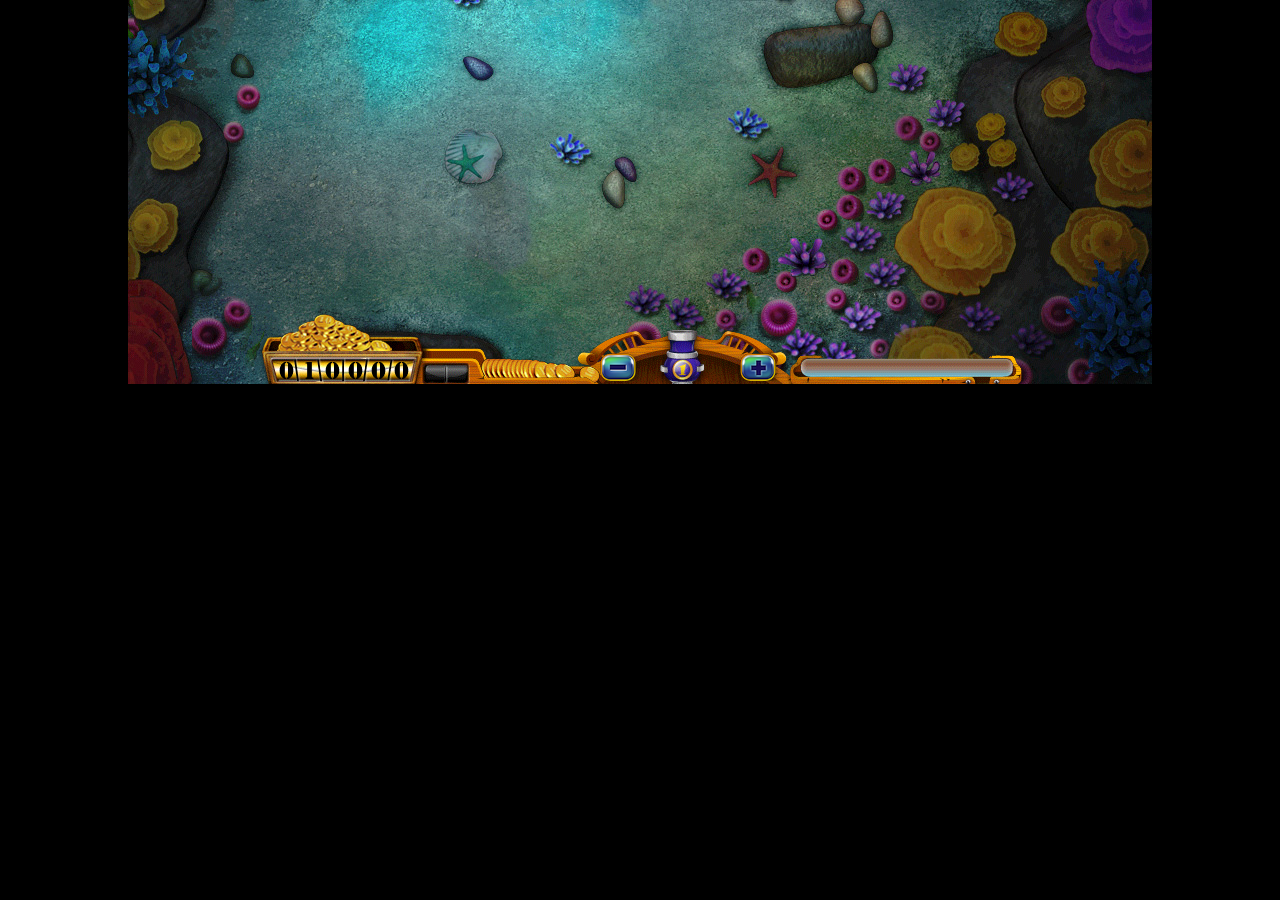
<file: fish/index.html>
<!doctype html>
<head>
<meta http-equiv="Content-Type" content="text/html; charset=utf-8" />
<meta name="apple-mobile-web-app-capable" content="yes" />
<meta name="apple-mobile-web-app-status-bar-style" content="black" />
<link rel="apple-touch-icon" href="images/icon.png"/>
<link rel="apple-touch-startup-image" href="images/icon.png" />

<style type="text/css">
body, div, canvas
{
    image-rendering: optimizeSpeed;
    -webkit-image-rendering: optimizeSpeed;
    -webkit-interpolation-mode: nearest-neighbor;
}
body{padding:0; margin:0;font-size:12px;background-color:#000;}
body, html{height: 100%;}
#outer{height:100%; overflow:hidden; position:relative; width:100%;}
#outer[id]{display:table; position:static;}
#middle{position:absolute; top:50%;} /* for ie only*/
#middle[id]{display:table-cell; vertical-align:middle; position:static;}
</style>

<title>Câu cá</title>

<script type="text/javascript" src="js/quark.base-1.0.0.alpha.min.js"></script>
<!--<script type="text/javascript" src="fishjoy.game.js"></script>-->
<script type="text/javascript" src="src/R.js"></script>
<script type="text/javascript" src="src/Utils.js"></script>
<script type="text/javascript" src="src/fishjoy.js"></script>
<script type="text/javascript" src="src/FishManager.js"></script>
<script type="text/javascript" src="src/FishGroup.js"></script>
<script type="text/javascript" src="src/views/Fish.js"></script>
<script type="text/javascript" src="src/views/Cannon.js"></script>
<script type="text/javascript" src="src/views/Bullet.js"></script>
<script type="text/javascript" src="src/views/Num.js"></script>
<script type="text/javascript" src="src/views/Player.js"></script>

</head>

<body>

<div id="outer">
	<div id="middle">
		<div id="container" style="position:relative;width:980px;height:545px;top:-50%;margin:0 auto;"></div>
		<div id="msg"></div>
	</div>
</div>
<div id="fps" style="position:absolute;top:0;left:0;color:#fff;"></div>

</body>

</html>
</file>
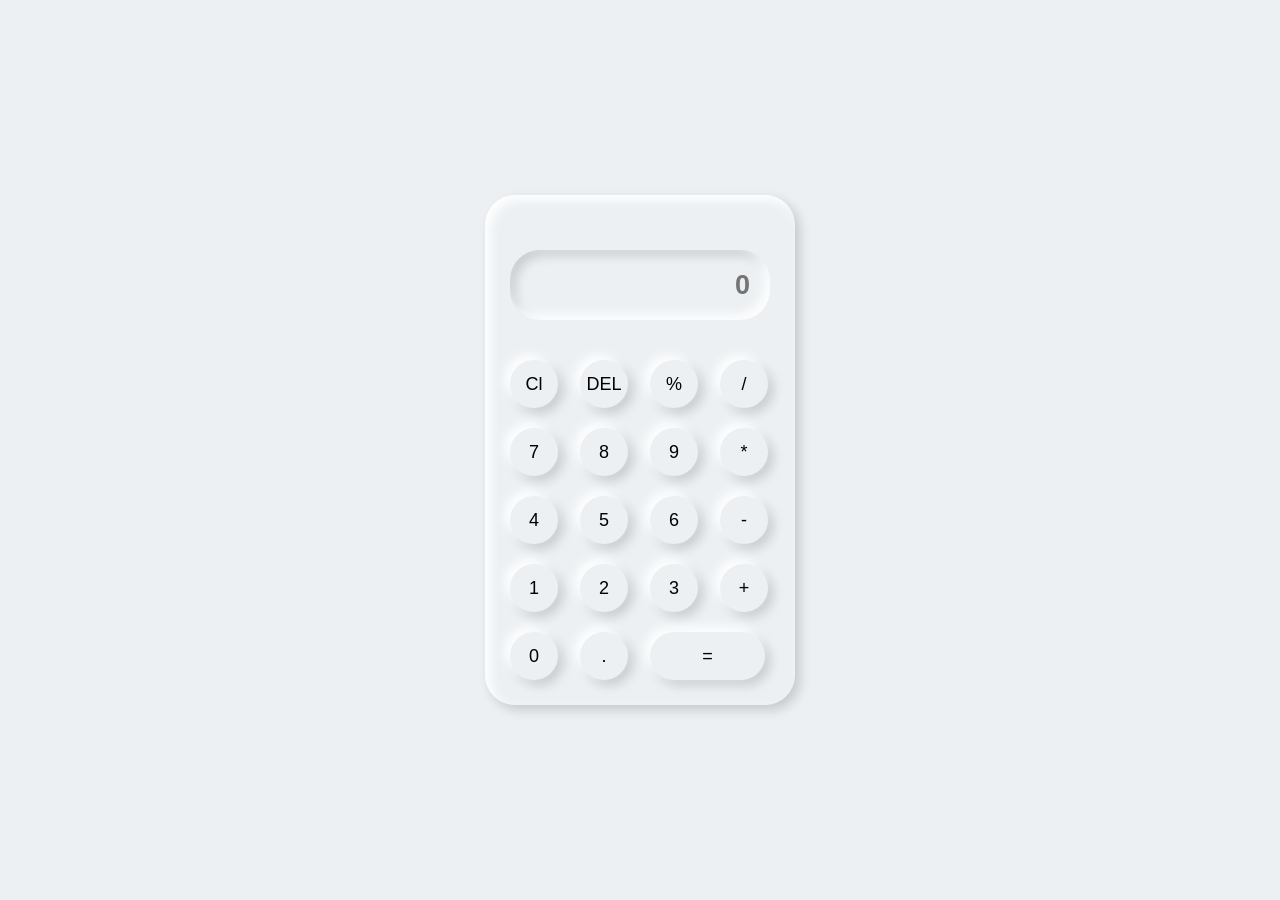
<file: caculate.html>
<!DOCTYPE html>
<html lang="vi">
<head>
  <title>Máy Tính</title>
  <meta charset="utf-8">
  <meta name="viewport" content="width=device-width, initial-scale=1">
  <link rel="stylesheet" href="css/caculate.css">
</head>
<body>
<div class="container">
        <div class="calculator">
          
            <input type="text" placeholder="0" id="output-screen">


            <button onclick="Clear('')">Cl</button>
            <button onclick="del('')">DEL</button>
            <button onclick="display('%')">%</button>
            <button onclick="display('/')">/</button>
            <button onclick="display('7')">7</button>
            <button onclick="display('8')">8</button>
            <button onclick="display('9')">9</button>
            <button onclick="display('*')">*</button>
            <button onclick="display('4')">4</button>
            <button onclick="display('5')">5</button>
            <button onclick="display('6')">6</button>
            <button onclick="display('-')">-</button>
            <button onclick="display('1')">1</button>
            <button onclick="display('2')">2</button>
            <button onclick="display('3')">3</button>
            <button onclick="display('+')">+</button>
            <button onclick="display('0')">0</button>
            <button onclick="display('.')">.</button>
            <button onclick="calculate('')" class="equal">=</button>
 
        </div>
    </div>

    <script src="js/calcu.js"></script>
</html>
</file>
<file: assets/css/theme.css>
/* -------------------------------------------------------------------------- */
/*                                 Theme                                      */
/* -------------------------------------------------------------------------- */
/* prettier-ignore */
/* -------------------------------------------------------------------------- */
/*                                  Utilities                                 */
/* -------------------------------------------------------------------------- */
/*-----------------------------------------------
|   Bootstrap Styles
-----------------------------------------------*/
/*!
 * Bootstrap v5.0.0-alpha1 (https://getbootstrap.com/)
 * Copyright 2011-2020 The Bootstrap Authors
 * Copyright 2011-2020 Twitter, Inc.
 * Licensed under MIT (https://github.com/twbs/bootstrap/blob/main/LICENSE)
 */
:root {
  --bs-blue: #3011BC;
  --bs-indigo: #0057F2;
  --bs-purple: #7E11BC;
  --bs-pink: #F8A2FF;
  --bs-red: #FF705C;
  --bs-orange: #FE7A15;
  --bs-yellow: #FFA15C;
  --bs-green: #19CC61;
  --bs-teal: #00D9B0;
  --bs-cyan: #00A1FC;
  --bs-white: #FFFEFE;
  --bs-gray: #9E9E9E;
  --bs-gray-dark: #616161;
  --bs-primary: #FFA15C;
  --bs-secondary: #FE7A15;
  --bs-success: #19CC61;
  --bs-info: #00A1FC;
  --bs-warning: #FFA15C;
  --bs-danger: #FF705C;
  --bs-light: #F9FAFD;
  --bs-dark: #212121;
  --bs-font-sans-serif: "Jost", "Open Sans", -apple-system, BlinkMacSystemFont, "Segoe UI", "Helvetica Neue", Arial, sans-serif, "Apple Color Emoji", "Segoe UI Emoji", "Segoe UI Symbol";
  --bs-font-monospace: "SFMono-Regular", Menlo, Monaco, Consolas, "Liberation Mono", "Courier New", monospace;
  --bs-gradient: linear-gradient(180deg, rgba(255, 254, 254, 0.15), rgba(255, 254, 254, 0));
}

*,
*::before,
*::after {
  -webkit-box-sizing: border-box;
  box-sizing: border-box;
}

@media (prefers-reduced-motion: no-preference) {
  :root {
    scroll-behavior: smooth;
  }
}

body {
  margin: 0;
  font-family: "Jost", -apple-system, BlinkMacSystemFont, "Segoe UI", "Helvetica Neue", Arial, sans-serif, "Apple Color Emoji", "Segoe UI Emoji", "Segoe UI Symbol";
  font-size: 1rem;
  font-weight: 400;
  line-height: 1.5;
  color: #424242;
  background-color: #F5F5F5;
  -webkit-text-size-adjust: 100%;
  -webkit-tap-highlight-color: rgba(0, 0, 0, 0);
}

hr {
  margin: 1rem 0;
  color: #EEEEEE;
  background-color: currentColor;
  border: 0;
  opacity: 1;
}

hr:not([size]) {
  height: 1px;
}

h1, .h1, h2, .h2, h3, .h3, h4, .h4, h5, .h5, h6, .h6 {
  margin-top: 0;
  margin-bottom: 0.5rem;
  font-family: "Jost", "Open Sans", -apple-system, BlinkMacSystemFont, "Segoe UI", "Helvetica Neue", Arial, sans-serif, "Apple Color Emoji", "Segoe UI Emoji", "Segoe UI Symbol";
  font-weight: 700;
  line-height: 1.2;
  color: #212121;
}

h1, .h1 {
  font-size: calc(1.37383rem + 1.48598vw);
}

@media (min-width: 1200px) {
  h1, .h1 {
    font-size: 2.48832rem;
  }
}

h2, .h2 {
  font-size: calc(1.33236rem + 0.98832vw);
}

@media (min-width: 1200px) {
  h2, .h2 {
    font-size: 2.0736rem;
  }
}

h3, .h3 {
  font-size: calc(1.2978rem + 0.5736vw);
}

@media (min-width: 1200px) {
  h3, .h3 {
    font-size: 1.728rem;
  }
}

h4, .h4 {
  font-size: calc(1.269rem + 0.228vw);
}

@media (min-width: 1200px) {
  h4, .h4 {
    font-size: 1.44rem;
  }
}

h5, .h5 {
  font-size: 1.2rem;
}

h6, .h6 {
  font-size: 0.83333rem;
}

p {
  margin-top: 0;
  margin-bottom: 1rem;
}

abbr[title],
abbr[data-bs-original-title] {
  -webkit-text-decoration: underline dotted;
  text-decoration: underline dotted;
  cursor: help;
  -webkit-text-decoration-skip-ink: none;
  text-decoration-skip-ink: none;
}

address {
  margin-bottom: 1rem;
  font-style: normal;
  line-height: inherit;
}

ol,
ul {
  padding-left: 2rem;
}

ol,
ul,
dl {
  margin-top: 0;
  margin-bottom: 1rem;
}

ol ol,
ul ul,
ol ul,
ul ol {
  margin-bottom: 0;
}

dt {
  font-weight: 700;
}

dd {
  margin-bottom: .5rem;
  margin-left: 0;
}

blockquote {
  margin: 0 0 1rem;
}

b,
strong {
  font-weight: 800;
}

small, .small {
  font-size: 75%;
}

mark, .mark {
  padding: 0.2em;
  background-color: #fcf8e3;
}

sub,
sup {
  position: relative;
  font-size: 0.75em;
  line-height: 0;
  vertical-align: baseline;
}

sub {
  bottom: -.25em;
}

sup {
  top: -.5em;
}

a {
  color: #212121;
  text-decoration: none;
}

a:hover {
  color: #1a1a1a;
  text-decoration: none;
}

a:not([href]):not([class]), a:not([href]):not([class]):hover {
  color: inherit;
  text-decoration: none;
}

pre,
code,
kbd,
samp {
  font-family: var(--bs-font-monospace);
  font-size: 1em;
  direction: ltr /* rtl:ignore */;
  unicode-bidi: bidi-override;
}

pre {
  display: block;
  margin-top: 0;
  margin-bottom: 1rem;
  overflow: auto;
  font-size: 75%;
}

pre code {
  font-size: inherit;
  color: inherit;
  word-break: normal;
}

code {
  font-size: 75%;
  color: #F8A2FF;
  word-wrap: break-word;
}

a > code {
  color: inherit;
}

kbd {
  padding: 0.2rem 0.4rem;
  font-size: 75%;
  color: #FFFEFE;
  background-color: #424242;
  border-radius: 0.625rem;
}

kbd kbd {
  padding: 0;
  font-size: 1em;
  font-weight: 700;
}

figure {
  margin: 0 0 1rem;
}

img,
svg {
  vertical-align: middle;
}

table {
  caption-side: bottom;
  border-collapse: collapse;
}

caption {
  padding-top: 0.5rem;
  padding-bottom: 0.5rem;
  color: #BDBDBD;
  text-align: left;
}

th {
  text-align: inherit;
  text-align: -webkit-match-parent;
}

thead,
tbody,
tfoot,
tr,
td,
th {
  border-color: inherit;
  border-style: solid;
  border-width: 0;
}

label {
  display: inline-block;
}

button {
  border-radius: 0;
}

button:focus:not(:focus-visible) {
  outline: 0;
}

input,
button,
select,
optgroup,
textarea {
  margin: 0;
  font-family: inherit;
  font-size: inherit;
  line-height: inherit;
}

button,
select {
  text-transform: none;
}

[role="button"] {
  cursor: pointer;
}

select {
  word-wrap: normal;
}

select:disabled {
  opacity: 1;
}

[list]::-webkit-calendar-picker-indicator {
  display: none;
}

button,
[type="button"],
[type="reset"],
[type="submit"] {
  -webkit-appearance: button;
}

button:not(:disabled),
[type="button"]:not(:disabled),
[type="reset"]:not(:disabled),
[type="submit"]:not(:disabled) {
  cursor: pointer;
}

::-moz-focus-inner {
  padding: 0;
  border-style: none;
}

textarea {
  resize: vertical;
}

fieldset {
  min-width: 0;
  padding: 0;
  margin: 0;
  border: 0;
}

legend {
  float: left;
  width: 100%;
  padding: 0;
  margin-bottom: 0.5rem;
  font-size: calc(1.275rem + 0.3vw);
  line-height: inherit;
}

@media (min-width: 1200px) {
  legend {
    font-size: 1.5rem;
  }
}

legend + * {
  clear: left;
}

::-webkit-datetime-edit-fields-wrapper,
::-webkit-datetime-edit-text,
::-webkit-datetime-edit-minute,
::-webkit-datetime-edit-hour-field,
::-webkit-datetime-edit-day-field,
::-webkit-datetime-edit-month-field,
::-webkit-datetime-edit-year-field {
  padding: 0;
}

::-webkit-inner-spin-button {
  height: auto;
}

[type="search"] {
  outline-offset: -2px;
  -webkit-appearance: textfield;
}

/* rtl:raw:
[type="tel"],
[type="url"],
[type="email"],
[type="number"] {
  direction: ltr;
}
*/
::-webkit-search-decoration {
  -webkit-appearance: none;
}

::-webkit-color-swatch-wrapper {
  padding: 0;
}

::file-selector-button {
  font: inherit;
}

::-webkit-file-upload-button {
  font: inherit;
  -webkit-appearance: button;
}

output {
  display: inline-block;
}

iframe {
  border: 0;
}

summary {
  display: list-item;
  cursor: pointer;
}

progress {
  vertical-align: baseline;
}

[hidden] {
  display: none !important;
}

.lead {
  font-size: 1.2rem;
  font-weight: 400;
}

.display-1 {
  font-size: calc(1.55498rem + 3.65978vw);
  font-weight: 900;
  line-height: 1;
}

@media (min-width: 1200px) {
  .display-1 {
    font-size: 4.29982rem;
  }
}

.display-2 {
  font-size: calc(1.48332rem + 2.79982vw);
  font-weight: 900;
  line-height: 1;
}

@media (min-width: 1200px) {
  .display-2 {
    font-size: 3.58318rem;
  }
}

.display-3 {
  font-size: calc(1.4236rem + 2.08318vw);
  font-weight: 900;
  line-height: 1;
}

@media (min-width: 1200px) {
  .display-3 {
    font-size: 2.98598rem;
  }
}

.display-4 {
  font-size: calc(1.37383rem + 1.48598vw);
  font-weight: 900;
  line-height: 1;
}

@media (min-width: 1200px) {
  .display-4 {
    font-size: 2.48832rem;
  }
}

.display-5 {
  font-size: calc(1.33236rem + 0.98832vw);
  font-weight: 900;
  line-height: 1;
}

@media (min-width: 1200px) {
  .display-5 {
    font-size: 2.0736rem;
  }
}

.display-6 {
  font-size: calc(1.2978rem + 0.5736vw);
  font-weight: 900;
  line-height: 1;
}

@media (min-width: 1200px) {
  .display-6 {
    font-size: 1.728rem;
  }
}

.list-unstyled {
  padding-left: 0;
  list-style: none;
}

.list-inline {
  padding-left: 0;
  list-style: none;
}

.list-inline-item {
  display: inline-block;
}

.list-inline-item:not(:last-child) {
  margin-right: 0.5rem;
}

.initialism {
  font-size: 75%;
  text-transform: uppercase;
}

.blockquote {
  margin-bottom: 1rem;
  font-size: 1.2rem;
}

.blockquote > :last-child {
  margin-bottom: 0;
}

.blockquote-footer {
  margin-top: -1rem;
  margin-bottom: 1rem;
  font-size: 75%;
  color: #9E9E9E;
}

.blockquote-footer::before {
  content: "\2014\00A0";
}

.img-fluid {
  max-width: 100%;
  height: auto;
}

.img-thumbnail {
  padding: 0.25rem;
  background-color: #F5F5F5;
  border: 1px solid #EEEEEE;
  border-radius: 0.25rem;
  max-width: 100%;
  height: auto;
}

.figure {
  display: inline-block;
}

.figure-img {
  margin-bottom: 0.5rem;
  line-height: 1;
}

.figure-caption {
  font-size: 75%;
  color: #9E9E9E;
}

.container,
.container-fluid,
.container-sm,
.container-md,
.container-lg,
.container-xl,
.container-xxl {
  width: 100%;
  padding-right: var(--bs-gutter-x, 1rem);
  padding-left: var(--bs-gutter-x, 1rem);
  margin-right: auto;
  margin-left: auto;
}

@media (min-width: 576px) {
  .container, .container-sm {
    max-width: 540px;
  }
}

@media (min-width: 768px) {
  .container, .container-sm, .container-md {
    max-width: 720px;
  }
}

@media (min-width: 992px) {
  .container, .container-sm, .container-md, .container-lg {
    max-width: 960px;
  }
}

@media (min-width: 1200px) {
  .container, .container-sm, .container-md, .container-lg, .container-xl {
    max-width: 1140px;
  }
}

@media (min-width: 1540px) {
  .container, .container-sm, .container-md, .container-lg, .container-xl, .container-xxl {
    max-width: 1480px;
  }
}

.row {
  --bs-gutter-x: 2rem;
  --bs-gutter-y: 0;
  display: -webkit-box;
  display: -ms-flexbox;
  display: flex;
  -ms-flex-wrap: wrap;
  flex-wrap: wrap;
  margin-top: calc(var(--bs-gutter-y) * -1);
  margin-right: calc(var(--bs-gutter-x) / -2);
  margin-left: calc(var(--bs-gutter-x) / -2);
}

.row > * {
  -ms-flex-negative: 0;
  flex-shrink: 0;
  width: 100%;
  max-width: 100%;
  padding-right: calc(var(--bs-gutter-x) / 2);
  padding-left: calc(var(--bs-gutter-x) / 2);
  margin-top: var(--bs-gutter-y);
}

.col {
  -webkit-box-flex: 1;
  -ms-flex: 1 0 0%;
  flex: 1 0 0%;
}

.row-cols-auto > * {
  -webkit-box-flex: 0;
  -ms-flex: 0 0 auto;
  flex: 0 0 auto;
  width: auto;
}

.row-cols-1 > * {
  -webkit-box-flex: 0;
  -ms-flex: 0 0 auto;
  flex: 0 0 auto;
  width: 100%;
}

.row-cols-2 > * {
  -webkit-box-flex: 0;
  -ms-flex: 0 0 auto;
  flex: 0 0 auto;
  width: 50%;
}

.row-cols-3 > * {
  -webkit-box-flex: 0;
  -ms-flex: 0 0 auto;
  flex: 0 0 auto;
  width: 33.33333%;
}

.row-cols-4 > * {
  -webkit-box-flex: 0;
  -ms-flex: 0 0 auto;
  flex: 0 0 auto;
  width: 25%;
}

.row-cols-5 > * {
  -webkit-box-flex: 0;
  -ms-flex: 0 0 auto;
  flex: 0 0 auto;
  width: 20%;
}

.row-cols-6 > * {
  -webkit-box-flex: 0;
  -ms-flex: 0 0 auto;
  flex: 0 0 auto;
  width: 16.66667%;
}

.col-auto {
  -webkit-box-flex: 0;
  -ms-flex: 0 0 auto;
  flex: 0 0 auto;
  width: auto;
}

.col-1 {
  -webkit-box-flex: 0;
  -ms-flex: 0 0 auto;
  flex: 0 0 auto;
  width: 8.33333%;
}

.col-2 {
  -webkit-box-flex: 0;
  -ms-flex: 0 0 auto;
  flex: 0 0 auto;
  width: 16.66667%;
}

.col-3 {
  -webkit-box-flex: 0;
  -ms-flex: 0 0 auto;
  flex: 0 0 auto;
  width: 25%;
}

.col-4 {
  -webkit-box-flex: 0;
  -ms-flex: 0 0 auto;
  flex: 0 0 auto;
  width: 33.33333%;
}

.col-5 {
  -webkit-box-flex: 0;
  -ms-flex: 0 0 auto;
  flex: 0 0 auto;
  width: 41.66667%;
}

.col-6 {
  -webkit-box-flex: 0;
  -ms-flex: 0 0 auto;
  flex: 0 0 auto;
  width: 50%;
}

.col-7 {
  -webkit-box-flex: 0;
  -ms-flex: 0 0 auto;
  flex: 0 0 auto;
  width: 58.33333%;
}

.col-8 {
  -webkit-box-flex: 0;
  -ms-flex: 0 0 auto;
  flex: 0 0 auto;
  width: 66.66667%;
}

.col-9 {
  -webkit-box-flex: 0;
  -ms-flex: 0 0 auto;
  flex: 0 0 auto;
  width: 75%;
}

.col-10 {
  -webkit-box-flex: 0;
  -ms-flex: 0 0 auto;
  flex: 0 0 auto;
  width: 83.33333%;
}

.col-11 {
  -webkit-box-flex: 0;
  -ms-flex: 0 0 auto;
  flex: 0 0 auto;
  width: 91.66667%;
}

.col-12 {
  -webkit-box-flex: 0;
  -ms-flex: 0 0 auto;
  flex: 0 0 auto;
  width: 100%;
}

.offset-1 {
  margin-left: 8.33333%;
}

.offset-2 {
  margin-left: 16.66667%;
}

.offset-3 {
  margin-left: 25%;
}

.offset-4 {
  margin-left: 33.33333%;
}

.offset-5 {
  margin-left: 41.66667%;
}

.offset-6 {
  margin-left: 50%;
}

.offset-7 {
  margin-left: 58.33333%;
}

.offset-8 {
  margin-left: 66.66667%;
}

.offset-9 {
  margin-left: 75%;
}

.offset-10 {
  margin-left: 83.33333%;
}

.offset-11 {
  margin-left: 91.66667%;
}

.g-0,
.gx-0 {
  --bs-gutter-x: 0;
}

.g-0,
.gy-0 {
  --bs-gutter-y: 0;
}

.g-1,
.gx-1 {
  --bs-gutter-x: 0.25rem;
}

.g-1,
.gy-1 {
  --bs-gutter-y: 0.25rem;
}

.g-2,
.gx-2 {
  --bs-gutter-x: 0.5rem;
}

.g-2,
.gy-2 {
  --bs-gutter-y: 0.5rem;
}

.g-3,
.gx-3 {
  --bs-gutter-x: 1rem;
}

.g-3,
.gy-3 {
  --bs-gutter-y: 1rem;
}

.g-4,
.gx-4 {
  --bs-gutter-x: 1.8rem;
}

.g-4,
.gy-4 {
  --bs-gutter-y: 1.8rem;
}

.g-5,
.gx-5 {
  --bs-gutter-x: 3rem;
}

.g-5,
.gy-5 {
  --bs-gutter-y: 3rem;
}

.g-6,
.gx-6 {
  --bs-gutter-x: 4rem;
}

.g-6,
.gy-6 {
  --bs-gutter-y: 4rem;
}

.g-7,
.gx-7 {
  --bs-gutter-x: 5rem;
}

.g-7,
.gy-7 {
  --bs-gutter-y: 5rem;
}

.g-8,
.gx-8 {
  --bs-gutter-x: 7.5rem;
}

.g-8,
.gy-8 {
  --bs-gutter-y: 7.5rem;
}

.g-9,
.gx-9 {
  --bs-gutter-x: 10rem;
}

.g-9,
.gy-9 {
  --bs-gutter-y: 10rem;
}

.g-10,
.gx-10 {
  --bs-gutter-x: 12.5rem;
}

.g-10,
.gy-10 {
  --bs-gutter-y: 12.5rem;
}

.g-11,
.gx-11 {
  --bs-gutter-x: 15rem;
}

.g-11,
.gy-11 {
  --bs-gutter-y: 15rem;
}

@media (min-width: 576px) {
  .col-sm {
    -webkit-box-flex: 1;
    -ms-flex: 1 0 0%;
    flex: 1 0 0%;
  }
  .row-cols-sm-auto > * {
    -webkit-box-flex: 0;
    -ms-flex: 0 0 auto;
    flex: 0 0 auto;
    width: auto;
  }
  .row-cols-sm-1 > * {
    -webkit-box-flex: 0;
    -ms-flex: 0 0 auto;
    flex: 0 0 auto;
    width: 100%;
  }
  .row-cols-sm-2 > * {
    -webkit-box-flex: 0;
    -ms-flex: 0 0 auto;
    flex: 0 0 auto;
    width: 50%;
  }
  .row-cols-sm-3 > * {
    -webkit-box-flex: 0;
    -ms-flex: 0 0 auto;
    flex: 0 0 auto;
    width: 33.33333%;
  }
  .row-cols-sm-4 > * {
    -webkit-box-flex: 0;
    -ms-flex: 0 0 auto;
    flex: 0 0 auto;
    width: 25%;
  }
  .row-cols-sm-5 > * {
    -webkit-box-flex: 0;
    -ms-flex: 0 0 auto;
    flex: 0 0 auto;
    width: 20%;
  }
  .row-cols-sm-6 > * {
    -webkit-box-flex: 0;
    -ms-flex: 0 0 auto;
    flex: 0 0 auto;
    width: 16.66667%;
  }
  .col-sm-auto {
    -webkit-box-flex: 0;
    -ms-flex: 0 0 auto;
    flex: 0 0 auto;
    width: auto;
  }
  .col-sm-1 {
    -webkit-box-flex: 0;
    -ms-flex: 0 0 auto;
    flex: 0 0 auto;
    width: 8.33333%;
  }
  .col-sm-2 {
    -webkit-box-flex: 0;
    -ms-flex: 0 0 auto;
    flex: 0 0 auto;
    width: 16.66667%;
  }
  .col-sm-3 {
    -webkit-box-flex: 0;
    -ms-flex: 0 0 auto;
    flex: 0 0 auto;
    width: 25%;
  }
  .col-sm-4 {
    -webkit-box-flex: 0;
    -ms-flex: 0 0 auto;
    flex: 0 0 auto;
    width: 33.33333%;
  }
  .col-sm-5 {
    -webkit-box-flex: 0;
    -ms-flex: 0 0 auto;
    flex: 0 0 auto;
    width: 41.66667%;
  }
  .col-sm-6 {
    -webkit-box-flex: 0;
    -ms-flex: 0 0 auto;
    flex: 0 0 auto;
    width: 50%;
  }
  .col-sm-7 {
    -webkit-box-flex: 0;
    -ms-flex: 0 0 auto;
    flex: 0 0 auto;
    width: 58.33333%;
  }
  .col-sm-8 {
    -webkit-box-flex: 0;
    -ms-flex: 0 0 auto;
    flex: 0 0 auto;
    width: 66.66667%;
  }
  .col-sm-9 {
    -webkit-box-flex: 0;
    -ms-flex: 0 0 auto;
    flex: 0 0 auto;
    width: 75%;
  }
  .col-sm-10 {
    -webkit-box-flex: 0;
    -ms-flex: 0 0 auto;
    flex: 0 0 auto;
    width: 83.33333%;
  }
  .col-sm-11 {
    -webkit-box-flex: 0;
    -ms-flex: 0 0 auto;
    flex: 0 0 auto;
    width: 91.66667%;
  }
  .col-sm-12 {
    -webkit-box-flex: 0;
    -ms-flex: 0 0 auto;
    flex: 0 0 auto;
    width: 100%;
  }
  .offset-sm-0 {
    margin-left: 0;
  }
  .offset-sm-1 {
    margin-left: 8.33333%;
  }
  .offset-sm-2 {
    margin-left: 16.66667%;
  }
  .offset-sm-3 {
    margin-left: 25%;
  }
  .offset-sm-4 {
    margin-left: 33.33333%;
  }
  .offset-sm-5 {
    margin-left: 41.66667%;
  }
  .offset-sm-6 {
    margin-left: 50%;
  }
  .offset-sm-7 {
    margin-left: 58.33333%;
  }
  .offset-sm-8 {
    margin-left: 66.66667%;
  }
  .offset-sm-9 {
    margin-left: 75%;
  }
  .offset-sm-10 {
    margin-left: 83.33333%;
  }
  .offset-sm-11 {
    margin-left: 91.66667%;
  }
  .g-sm-0,
  .gx-sm-0 {
    --bs-gutter-x: 0;
  }
  .g-sm-0,
  .gy-sm-0 {
    --bs-gutter-y: 0;
  }
  .g-sm-1,
  .gx-sm-1 {
    --bs-gutter-x: 0.25rem;
  }
  .g-sm-1,
  .gy-sm-1 {
    --bs-gutter-y: 0.25rem;
  }
  .g-sm-2,
  .gx-sm-2 {
    --bs-gutter-x: 0.5rem;
  }
  .g-sm-2,
  .gy-sm-2 {
    --bs-gutter-y: 0.5rem;
  }
  .g-sm-3,
  .gx-sm-3 {
    --bs-gutter-x: 1rem;
  }
  .g-sm-3,
  .gy-sm-3 {
    --bs-gutter-y: 1rem;
  }
  .g-sm-4,
  .gx-sm-4 {
    --bs-gutter-x: 1.8rem;
  }
  .g-sm-4,
  .gy-sm-4 {
    --bs-gutter-y: 1.8rem;
  }
  .g-sm-5,
  .gx-sm-5 {
    --bs-gutter-x: 3rem;
  }
  .g-sm-5,
  .gy-sm-5 {
    --bs-gutter-y: 3rem;
  }
  .g-sm-6,
  .gx-sm-6 {
    --bs-gutter-x: 4rem;
  }
  .g-sm-6,
  .gy-sm-6 {
    --bs-gutter-y: 4rem;
  }
  .g-sm-7,
  .gx-sm-7 {
    --bs-gutter-x: 5rem;
  }
  .g-sm-7,
  .gy-sm-7 {
    --bs-gutter-y: 5rem;
  }
  .g-sm-8,
  .gx-sm-8 {
    --bs-gutter-x: 7.5rem;
  }
  .g-sm-8,
  .gy-sm-8 {
    --bs-gutter-y: 7.5rem;
  }
  .g-sm-9,
  .gx-sm-9 {
    --bs-gutter-x: 10rem;
  }
  .g-sm-9,
  .gy-sm-9 {
    --bs-gutter-y: 10rem;
  }
  .g-sm-10,
  .gx-sm-10 {
    --bs-gutter-x: 12.5rem;
  }
  .g-sm-10,
  .gy-sm-10 {
    --bs-gutter-y: 12.5rem;
  }
  .g-sm-11,
  .gx-sm-11 {
    --bs-gutter-x: 15rem;
  }
  .g-sm-11,
  .gy-sm-11 {
    --bs-gutter-y: 15rem;
  }
}

@media (min-width: 768px) {
  .col-md {
    -webkit-box-flex: 1;
    -ms-flex: 1 0 0%;
    flex: 1 0 0%;
  }
  .row-cols-md-auto > * {
    -webkit-box-flex: 0;
    -ms-flex: 0 0 auto;
    flex: 0 0 auto;
    width: auto;
  }
  .row-cols-md-1 > * {
    -webkit-box-flex: 0;
    -ms-flex: 0 0 auto;
    flex: 0 0 auto;
    width: 100%;
  }
  .row-cols-md-2 > * {
    -webkit-box-flex: 0;
    -ms-flex: 0 0 auto;
    flex: 0 0 auto;
    width: 50%;
  }
  .row-cols-md-3 > * {
    -webkit-box-flex: 0;
    -ms-flex: 0 0 auto;
    flex: 0 0 auto;
    width: 33.33333%;
  }
  .row-cols-md-4 > * {
    -webkit-box-flex: 0;
    -ms-flex: 0 0 auto;
    flex: 0 0 auto;
    width: 25%;
  }
  .row-cols-md-5 > * {
    -webkit-box-flex: 0;
    -ms-flex: 0 0 auto;
    flex: 0 0 auto;
    width: 20%;
  }
  .row-cols-md-6 > * {
    -webkit-box-flex: 0;
    -ms-flex: 0 0 auto;
    flex: 0 0 auto;
    width: 16.66667%;
  }
  .col-md-auto {
    -webkit-box-flex: 0;
    -ms-flex: 0 0 auto;
    flex: 0 0 auto;
    width: auto;
  }
  .col-md-1 {
    -webkit-box-flex: 0;
    -ms-flex: 0 0 auto;
    flex: 0 0 auto;
    width: 8.33333%;
  }
  .col-md-2 {
    -webkit-box-flex: 0;
    -ms-flex: 0 0 auto;
    flex: 0 0 auto;
    width: 16.66667%;
  }
  .col-md-3 {
    -webkit-box-flex: 0;
    -ms-flex: 0 0 auto;
    flex: 0 0 auto;
    width: 25%;
  }
  .col-md-4 {
    -webkit-box-flex: 0;
    -ms-flex: 0 0 auto;
    flex: 0 0 auto;
    width: 33.33333%;
  }
  .col-md-5 {
    -webkit-box-flex: 0;
    -ms-flex: 0 0 auto;
    flex: 0 0 auto;
    width: 41.66667%;
  }
  .col-md-6 {
    -webkit-box-flex: 0;
    -ms-flex: 0 0 auto;
    flex: 0 0 auto;
    width: 50%;
  }
  .col-md-7 {
    -webkit-box-flex: 0;
    -ms-flex: 0 0 auto;
    flex: 0 0 auto;
    width: 58.33333%;
  }
  .col-md-8 {
    -webkit-box-flex: 0;
    -ms-flex: 0 0 auto;
    flex: 0 0 auto;
    width: 66.66667%;
  }
  .col-md-9 {
    -webkit-box-flex: 0;
    -ms-flex: 0 0 auto;
    flex: 0 0 auto;
    width: 75%;
  }
  .col-md-10 {
    -webkit-box-flex: 0;
    -ms-flex: 0 0 auto;
    flex: 0 0 auto;
    width: 83.33333%;
  }
  .col-md-11 {
    -webkit-box-flex: 0;
    -ms-flex: 0 0 auto;
    flex: 0 0 auto;
    width: 91.66667%;
  }
  .col-md-12 {
    -webkit-box-flex: 0;
    -ms-flex: 0 0 auto;
    flex: 0 0 auto;
    width: 100%;
  }
  .offset-md-0 {
    margin-left: 0;
  }
  .offset-md-1 {
    margin-left: 8.33333%;
  }
  .offset-md-2 {
    margin-left: 16.66667%;
  }
  .offset-md-3 {
    margin-left: 25%;
  }
  .offset-md-4 {
    margin-left: 33.33333%;
  }
  .offset-md-5 {
    margin-left: 41.66667%;
  }
  .offset-md-6 {
    margin-left: 50%;
  }
  .offset-md-7 {
    margin-left: 58.33333%;
  }
  .offset-md-8 {
    margin-left: 66.66667%;
  }
  .offset-md-9 {
    margin-left: 75%;
  }
  .offset-md-10 {
    margin-left: 83.33333%;
  }
  .offset-md-11 {
    margin-left: 91.66667%;
  }
  .g-md-0,
  .gx-md-0 {
    --bs-gutter-x: 0;
  }
  .g-md-0,
  .gy-md-0 {
    --bs-gutter-y: 0;
  }
  .g-md-1,
  .gx-md-1 {
    --bs-gutter-x: 0.25rem;
  }
  .g-md-1,
  .gy-md-1 {
    --bs-gutter-y: 0.25rem;
  }
  .g-md-2,
  .gx-md-2 {
    --bs-gutter-x: 0.5rem;
  }
  .g-md-2,
  .gy-md-2 {
    --bs-gutter-y: 0.5rem;
  }
  .g-md-3,
  .gx-md-3 {
    --bs-gutter-x: 1rem;
  }
  .g-md-3,
  .gy-md-3 {
    --bs-gutter-y: 1rem;
  }
  .g-md-4,
  .gx-md-4 {
    --bs-gutter-x: 1.8rem;
  }
  .g-md-4,
  .gy-md-4 {
    --bs-gutter-y: 1.8rem;
  }
  .g-md-5,
  .gx-md-5 {
    --bs-gutter-x: 3rem;
  }
  .g-md-5,
  .gy-md-5 {
    --bs-gutter-y: 3rem;
  }
  .g-md-6,
  .gx-md-6 {
    --bs-gutter-x: 4rem;
  }
  .g-md-6,
  .gy-md-6 {
    --bs-gutter-y: 4rem;
  }
  .g-md-7,
  .gx-md-7 {
    --bs-gutter-x: 5rem;
  }
  .g-md-7,
  .gy-md-7 {
    --bs-gutter-y: 5rem;
  }
  .g-md-8,
  .gx-md-8 {
    --bs-gutter-x: 7.5rem;
  }
  .g-md-8,
  .gy-md-8 {
    --bs-gutter-y: 7.5rem;
  }
  .g-md-9,
  .gx-md-9 {
    --bs-gutter-x: 10rem;
  }
  .g-md-9,
  .gy-md-9 {
    --bs-gutter-y: 10rem;
  }
  .g-md-10,
  .gx-md-10 {
    --bs-gutter-x: 12.5rem;
  }
  .g-md-10,
  .gy-md-10 {
    --bs-gutter-y: 12.5rem;
  }
  .g-md-11,
  .gx-md-11 {
    --bs-gutter-x: 15rem;
  }
  .g-md-11,
  .gy-md-11 {
    --bs-gutter-y: 15rem;
  }
}

@media (min-width: 992px) {
  .col-lg {
    -webkit-box-flex: 1;
    -ms-flex: 1 0 0%;
    flex: 1 0 0%;
  }
  .row-cols-lg-auto > * {
    -webkit-box-flex: 0;
    -ms-flex: 0 0 auto;
    flex: 0 0 auto;
    width: auto;
  }
  .row-cols-lg-1 > * {
    -webkit-box-flex: 0;
    -ms-flex: 0 0 auto;
    flex: 0 0 auto;
    width: 100%;
  }
  .row-cols-lg-2 > * {
    -webkit-box-flex: 0;
    -ms-flex: 0 0 auto;
    flex: 0 0 auto;
    width: 50%;
  }
  .row-cols-lg-3 > * {
    -webkit-box-flex: 0;
    -ms-flex: 0 0 auto;
    flex: 0 0 auto;
    width: 33.33333%;
  }
  .row-cols-lg-4 > * {
    -webkit-box-flex: 0;
    -ms-flex: 0 0 auto;
    flex: 0 0 auto;
    width: 25%;
  }
  .row-cols-lg-5 > * {
    -webkit-box-flex: 0;
    -ms-flex: 0 0 auto;
    flex: 0 0 auto;
    width: 20%;
  }
  .row-cols-lg-6 > * {
    -webkit-box-flex: 0;
    -ms-flex: 0 0 auto;
    flex: 0 0 auto;
    width: 16.66667%;
  }
  .col-lg-auto {
    -webkit-box-flex: 0;
    -ms-flex: 0 0 auto;
    flex: 0 0 auto;
    width: auto;
  }
  .col-lg-1 {
    -webkit-box-flex: 0;
    -ms-flex: 0 0 auto;
    flex: 0 0 auto;
    width: 8.33333%;
  }
  .col-lg-2 {
    -webkit-box-flex: 0;
    -ms-flex: 0 0 auto;
    flex: 0 0 auto;
    width: 16.66667%;
  }
  .col-lg-3 {
    -webkit-box-flex: 0;
    -ms-flex: 0 0 auto;
    flex: 0 0 auto;
    width: 25%;
  }
  .col-lg-4 {
    -webkit-box-flex: 0;
    -ms-flex: 0 0 auto;
    flex: 0 0 auto;
    width: 33.33333%;
  }
  .col-lg-5 {
    -webkit-box-flex: 0;
    -ms-flex: 0 0 auto;
    flex: 0 0 auto;
    width: 41.66667%;
  }
  .col-lg-6 {
    -webkit-box-flex: 0;
    -ms-flex: 0 0 auto;
    flex: 0 0 auto;
    width: 50%;
  }
  .col-lg-7 {
    -webkit-box-flex: 0;
    -ms-flex: 0 0 auto;
    flex: 0 0 auto;
    width: 58.33333%;
  }
  .col-lg-8 {
    -webkit-box-flex: 0;
    -ms-flex: 0 0 auto;
    flex: 0 0 auto;
    width: 66.66667%;
  }
  .col-lg-9 {
    -webkit-box-flex: 0;
    -ms-flex: 0 0 auto;
    flex: 0 0 auto;
    width: 75%;
  }
  .col-lg-10 {
    -webkit-box-flex: 0;
    -ms-flex: 0 0 auto;
    flex: 0 0 auto;
    width: 83.33333%;
  }
  .col-lg-11 {
    -webkit-box-flex: 0;
    -ms-flex: 0 0 auto;
    flex: 0 0 auto;
    width: 91.66667%;
  }
  .col-lg-12 {
    -webkit-box-flex: 0;
    -ms-flex: 0 0 auto;
    flex: 0 0 auto;
    width: 100%;
  }
  .offset-lg-0 {
    margin-left: 0;
  }
  .offset-lg-1 {
    margin-left: 8.33333%;
  }
  .offset-lg-2 {
    margin-left: 16.66667%;
  }
  .offset-lg-3 {
    margin-left: 25%;
  }
  .offset-lg-4 {
    margin-left: 33.33333%;
  }
  .offset-lg-5 {
    margin-left: 41.66667%;
  }
  .offset-lg-6 {
    margin-left: 50%;
  }
  .offset-lg-7 {
    margin-left: 58.33333%;
  }
  .offset-lg-8 {
    margin-left: 66.66667%;
  }
  .offset-lg-9 {
    margin-left: 75%;
  }
  .offset-lg-10 {
    margin-left: 83.33333%;
  }
  .offset-lg-11 {
    margin-left: 91.66667%;
  }
  .g-lg-0,
  .gx-lg-0 {
    --bs-gutter-x: 0;
  }
  .g-lg-0,
  .gy-lg-0 {
    --bs-gutter-y: 0;
  }
  .g-lg-1,
  .gx-lg-1 {
    --bs-gutter-x: 0.25rem;
  }
  .g-lg-1,
  .gy-lg-1 {
    --bs-gutter-y: 0.25rem;
  }
  .g-lg-2,
  .gx-lg-2 {
    --bs-gutter-x: 0.5rem;
  }
  .g-lg-2,
  .gy-lg-2 {
    --bs-gutter-y: 0.5rem;
  }
  .g-lg-3,
  .gx-lg-3 {
    --bs-gutter-x: 1rem;
  }
  .g-lg-3,
  .gy-lg-3 {
    --bs-gutter-y: 1rem;
  }
  .g-lg-4,
  .gx-lg-4 {
    --bs-gutter-x: 1.8rem;
  }
  .g-lg-4,
  .gy-lg-4 {
    --bs-gutter-y: 1.8rem;
  }
  .g-lg-5,
  .gx-lg-5 {
    --bs-gutter-x: 3rem;
  }
  .g-lg-5,
  .gy-lg-5 {
    --bs-gutter-y: 3rem;
  }
  .g-lg-6,
  .gx-lg-6 {
    --bs-gutter-x: 4rem;
  }
  .g-lg-6,
  .gy-lg-6 {
    --bs-gutter-y: 4rem;
  }
  .g-lg-7,
  .gx-lg-7 {
    --bs-gutter-x: 5rem;
  }
  .g-lg-7,
  .gy-lg-7 {
    --bs-gutter-y: 5rem;
  }
  .g-lg-8,
  .gx-lg-8 {
    --bs-gutter-x: 7.5rem;
  }
  .g-lg-8,
  .gy-lg-8 {
    --bs-gutter-y: 7.5rem;
  }
  .g-lg-9,
  .gx-lg-9 {
    --bs-gutter-x: 10rem;
  }
  .g-lg-9,
  .gy-lg-9 {
    --bs-gutter-y: 10rem;
  }
  .g-lg-10,
  .gx-lg-10 {
    --bs-gutter-x: 12.5rem;
  }
  .g-lg-10,
  .gy-lg-10 {
    --bs-gutter-y: 12.5rem;
  }
  .g-lg-11,
  .gx-lg-11 {
    --bs-gutter-x: 15rem;
  }
  .g-lg-11,
  .gy-lg-11 {
    --bs-gutter-y: 15rem;
  }
}

@media (min-width: 1200px) {
  .col-xl {
    -webkit-box-flex: 1;
    -ms-flex: 1 0 0%;
    flex: 1 0 0%;
  }
  .row-cols-xl-auto > * {
    -webkit-box-flex: 0;
    -ms-flex: 0 0 auto;
    flex: 0 0 auto;
    width: auto;
  }
  .row-cols-xl-1 > * {
    -webkit-box-flex: 0;
    -ms-flex: 0 0 auto;
    flex: 0 0 auto;
    width: 100%;
  }
  .row-cols-xl-2 > * {
    -webkit-box-flex: 0;
    -ms-flex: 0 0 auto;
    flex: 0 0 auto;
    width: 50%;
  }
  .row-cols-xl-3 > * {
    -webkit-box-flex: 0;
    -ms-flex: 0 0 auto;
    flex: 0 0 auto;
    width: 33.33333%;
  }
  .row-cols-xl-4 > * {
    -webkit-box-flex: 0;
    -ms-flex: 0 0 auto;
    flex: 0 0 auto;
    width: 25%;
  }
  .row-cols-xl-5 > * {
    -webkit-box-flex: 0;
    -ms-flex: 0 0 auto;
    flex: 0 0 auto;
    width: 20%;
  }
  .row-cols-xl-6 > * {
    -webkit-box-flex: 0;
    -ms-flex: 0 0 auto;
    flex: 0 0 auto;
    width: 16.66667%;
  }
  .col-xl-auto {
    -webkit-box-flex: 0;
    -ms-flex: 0 0 auto;
    flex: 0 0 auto;
    width: auto;
  }
  .col-xl-1 {
    -webkit-box-flex: 0;
    -ms-flex: 0 0 auto;
    flex: 0 0 auto;
    width: 8.33333%;
  }
  .col-xl-2 {
    -webkit-box-flex: 0;
    -ms-flex: 0 0 auto;
    flex: 0 0 auto;
    width: 16.66667%;
  }
  .col-xl-3 {
    -webkit-box-flex: 0;
    -ms-flex: 0 0 auto;
    flex: 0 0 auto;
    width: 25%;
  }
  .col-xl-4 {
    -webkit-box-flex: 0;
    -ms-flex: 0 0 auto;
    flex: 0 0 auto;
    width: 33.33333%;
  }
  .col-xl-5 {
    -webkit-box-flex: 0;
    -ms-flex: 0 0 auto;
    flex: 0 0 auto;
    width: 41.66667%;
  }
  .col-xl-6 {
    -webkit-box-flex: 0;
    -ms-flex: 0 0 auto;
    flex: 0 0 auto;
    width: 50%;
  }
  .col-xl-7 {
    -webkit-box-flex: 0;
    -ms-flex: 0 0 auto;
    flex: 0 0 auto;
    width: 58.33333%;
  }
  .col-xl-8 {
    -webkit-box-flex: 0;
    -ms-flex: 0 0 auto;
    flex: 0 0 auto;
    width: 66.66667%;
  }
  .col-xl-9 {
    -webkit-box-flex: 0;
    -ms-flex: 0 0 auto;
    flex: 0 0 auto;
    width: 75%;
  }
  .col-xl-10 {
    -webkit-box-flex: 0;
    -ms-flex: 0 0 auto;
    flex: 0 0 auto;
    width: 83.33333%;
  }
  .col-xl-11 {
    -webkit-box-flex: 0;
    -ms-flex: 0 0 auto;
    flex: 0 0 auto;
    width: 91.66667%;
  }
  .col-xl-12 {
    -webkit-box-flex: 0;
    -ms-flex: 0 0 auto;
    flex: 0 0 auto;
    width: 100%;
  }
  .offset-xl-0 {
    margin-left: 0;
  }
  .offset-xl-1 {
    margin-left: 8.33333%;
  }
  .offset-xl-2 {
    margin-left: 16.66667%;
  }
  .offset-xl-3 {
    margin-left: 25%;
  }
  .offset-xl-4 {
    margin-left: 33.33333%;
  }
  .offset-xl-5 {
    margin-left: 41.66667%;
  }
  .offset-xl-6 {
    margin-left: 50%;
  }
  .offset-xl-7 {
    margin-left: 58.33333%;
  }
  .offset-xl-8 {
    margin-left: 66.66667%;
  }
  .offset-xl-9 {
    margin-left: 75%;
  }
  .offset-xl-10 {
    margin-left: 83.33333%;
  }
  .offset-xl-11 {
    margin-left: 91.66667%;
  }
  .g-xl-0,
  .gx-xl-0 {
    --bs-gutter-x: 0;
  }
  .g-xl-0,
  .gy-xl-0 {
    --bs-gutter-y: 0;
  }
  .g-xl-1,
  .gx-xl-1 {
    --bs-gutter-x: 0.25rem;
  }
  .g-xl-1,
  .gy-xl-1 {
    --bs-gutter-y: 0.25rem;
  }
  .g-xl-2,
  .gx-xl-2 {
    --bs-gutter-x: 0.5rem;
  }
  .g-xl-2,
  .gy-xl-2 {
    --bs-gutter-y: 0.5rem;
  }
  .g-xl-3,
  .gx-xl-3 {
    --bs-gutter-x: 1rem;
  }
  .g-xl-3,
  .gy-xl-3 {
    --bs-gutter-y: 1rem;
  }
  .g-xl-4,
  .gx-xl-4 {
    --bs-gutter-x: 1.8rem;
  }
  .g-xl-4,
  .gy-xl-4 {
    --bs-gutter-y: 1.8rem;
  }
  .g-xl-5,
  .gx-xl-5 {
    --bs-gutter-x: 3rem;
  }
  .g-xl-5,
  .gy-xl-5 {
    --bs-gutter-y: 3rem;
  }
  .g-xl-6,
  .gx-xl-6 {
    --bs-gutter-x: 4rem;
  }
  .g-xl-6,
  .gy-xl-6 {
    --bs-gutter-y: 4rem;
  }
  .g-xl-7,
  .gx-xl-7 {
    --bs-gutter-x: 5rem;
  }
  .g-xl-7,
  .gy-xl-7 {
    --bs-gutter-y: 5rem;
  }
  .g-xl-8,
  .gx-xl-8 {
    --bs-gutter-x: 7.5rem;
  }
  .g-xl-8,
  .gy-xl-8 {
    --bs-gutter-y: 7.5rem;
  }
  .g-xl-9,
  .gx-xl-9 {
    --bs-gutter-x: 10rem;
  }
  .g-xl-9,
  .gy-xl-9 {
    --bs-gutter-y: 10rem;
  }
  .g-xl-10,
  .gx-xl-10 {
    --bs-gutter-x: 12.5rem;
  }
  .g-xl-10,
  .gy-xl-10 {
    --bs-gutter-y: 12.5rem;
  }
  .g-xl-11,
  .gx-xl-11 {
    --bs-gutter-x: 15rem;
  }
  .g-xl-11,
  .gy-xl-11 {
    --bs-gutter-y: 15rem;
  }
}

@media (min-width: 1540px) {
  .col-xxl {
    -webkit-box-flex: 1;
    -ms-flex: 1 0 0%;
    flex: 1 0 0%;
  }
  .row-cols-xxl-auto > * {
    -webkit-box-flex: 0;
    -ms-flex: 0 0 auto;
    flex: 0 0 auto;
    width: auto;
  }
  .row-cols-xxl-1 > * {
    -webkit-box-flex: 0;
    -ms-flex: 0 0 auto;
    flex: 0 0 auto;
    width: 100%;
  }
  .row-cols-xxl-2 > * {
    -webkit-box-flex: 0;
    -ms-flex: 0 0 auto;
    flex: 0 0 auto;
    width: 50%;
  }
  .row-cols-xxl-3 > * {
    -webkit-box-flex: 0;
    -ms-flex: 0 0 auto;
    flex: 0 0 auto;
    width: 33.33333%;
  }
  .row-cols-xxl-4 > * {
    -webkit-box-flex: 0;
    -ms-flex: 0 0 auto;
    flex: 0 0 auto;
    width: 25%;
  }
  .row-cols-xxl-5 > * {
    -webkit-box-flex: 0;
    -ms-flex: 0 0 auto;
    flex: 0 0 auto;
    width: 20%;
  }
  .row-cols-xxl-6 > * {
    -webkit-box-flex: 0;
    -ms-flex: 0 0 auto;
    flex: 0 0 auto;
    width: 16.66667%;
  }
  .col-xxl-auto {
    -webkit-box-flex: 0;
    -ms-flex: 0 0 auto;
    flex: 0 0 auto;
    width: auto;
  }
  .col-xxl-1 {
    -webkit-box-flex: 0;
    -ms-flex: 0 0 auto;
    flex: 0 0 auto;
    width: 8.33333%;
  }
  .col-xxl-2 {
    -webkit-box-flex: 0;
    -ms-flex: 0 0 auto;
    flex: 0 0 auto;
    width: 16.66667%;
  }
  .col-xxl-3 {
    -webkit-box-flex: 0;
    -ms-flex: 0 0 auto;
    flex: 0 0 auto;
    width: 25%;
  }
  .col-xxl-4 {
    -webkit-box-flex: 0;
    -ms-flex: 0 0 auto;
    flex: 0 0 auto;
    width: 33.33333%;
  }
  .col-xxl-5 {
    -webkit-box-flex: 0;
    -ms-flex: 0 0 auto;
    flex: 0 0 auto;
    width: 41.66667%;
  }
  .col-xxl-6 {
    -webkit-box-flex: 0;
    -ms-flex: 0 0 auto;
    flex: 0 0 auto;
    width: 50%;
  }
  .col-xxl-7 {
    -webkit-box-flex: 0;
    -ms-flex: 0 0 auto;
    flex: 0 0 auto;
    width: 58.33333%;
  }
  .col-xxl-8 {
    -webkit-box-flex: 0;
    -ms-flex: 0 0 auto;
    flex: 0 0 auto;
    width: 66.66667%;
  }
  .col-xxl-9 {
    -webkit-box-flex: 0;
    -ms-flex: 0 0 auto;
    flex: 0 0 auto;
    width: 75%;
  }
  .col-xxl-10 {
    -webkit-box-flex: 0;
    -ms-flex: 0 0 auto;
    flex: 0 0 auto;
    width: 83.33333%;
  }
  .col-xxl-11 {
    -webkit-box-flex: 0;
    -ms-flex: 0 0 auto;
    flex: 0 0 auto;
    width: 91.66667%;
  }
  .col-xxl-12 {
    -webkit-box-flex: 0;
    -ms-flex: 0 0 auto;
    flex: 0 0 auto;
    width: 100%;
  }
  .offset-xxl-0 {
    margin-left: 0;
  }
  .offset-xxl-1 {
    margin-left: 8.33333%;
  }
  .offset-xxl-2 {
    margin-left: 16.66667%;
  }
  .offset-xxl-3 {
    margin-left: 25%;
  }
  .offset-xxl-4 {
    margin-left: 33.33333%;
  }
  .offset-xxl-5 {
    margin-left: 41.66667%;
  }
  .offset-xxl-6 {
    margin-left: 50%;
  }
  .offset-xxl-7 {
    margin-left: 58.33333%;
  }
  .offset-xxl-8 {
    margin-left: 66.66667%;
  }
  .offset-xxl-9 {
    margin-left: 75%;
  }
  .offset-xxl-10 {
    margin-left: 83.33333%;
  }
  .offset-xxl-11 {
    margin-left: 91.66667%;
  }
  .g-xxl-0,
  .gx-xxl-0 {
    --bs-gutter-x: 0;
  }
  .g-xxl-0,
  .gy-xxl-0 {
    --bs-gutter-y: 0;
  }
  .g-xxl-1,
  .gx-xxl-1 {
    --bs-gutter-x: 0.25rem;
  }
  .g-xxl-1,
  .gy-xxl-1 {
    --bs-gutter-y: 0.25rem;
  }
  .g-xxl-2,
  .gx-xxl-2 {
    --bs-gutter-x: 0.5rem;
  }
  .g-xxl-2,
  .gy-xxl-2 {
    --bs-gutter-y: 0.5rem;
  }
  .g-xxl-3,
  .gx-xxl-3 {
    --bs-gutter-x: 1rem;
  }
  .g-xxl-3,
  .gy-xxl-3 {
    --bs-gutter-y: 1rem;
  }
  .g-xxl-4,
  .gx-xxl-4 {
    --bs-gutter-x: 1.8rem;
  }
  .g-xxl-4,
  .gy-xxl-4 {
    --bs-gutter-y: 1.8rem;
  }
  .g-xxl-5,
  .gx-xxl-5 {
    --bs-gutter-x: 3rem;
  }
  .g-xxl-5,
  .gy-xxl-5 {
    --bs-gutter-y: 3rem;
  }
  .g-xxl-6,
  .gx-xxl-6 {
    --bs-gutter-x: 4rem;
  }
  .g-xxl-6,
  .gy-xxl-6 {
    --bs-gutter-y: 4rem;
  }
  .g-xxl-7,
  .gx-xxl-7 {
    --bs-gutter-x: 5rem;
  }
  .g-xxl-7,
  .gy-xxl-7 {
    --bs-gutter-y: 5rem;
  }
  .g-xxl-8,
  .gx-xxl-8 {
    --bs-gutter-x: 7.5rem;
  }
  .g-xxl-8,
  .gy-xxl-8 {
    --bs-gutter-y: 7.5rem;
  }
  .g-xxl-9,
  .gx-xxl-9 {
    --bs-gutter-x: 10rem;
  }
  .g-xxl-9,
  .gy-xxl-9 {
    --bs-gutter-y: 10rem;
  }
  .g-xxl-10,
  .gx-xxl-10 {
    --bs-gutter-x: 12.5rem;
  }
  .g-xxl-10,
  .gy-xxl-10 {
    --bs-gutter-y: 12.5rem;
  }
  .g-xxl-11,
  .gx-xxl-11 {
    --bs-gutter-x: 15rem;
  }
  .g-xxl-11,
  .gy-xxl-11 {
    --bs-gutter-y: 15rem;
  }
}

.table {
  --bs-table-bg: transparent;
  --bs-table-accent-bg: transparent;
  --bs-table-striped-color: #424242;
  --bs-table-striped-bg: rgba(0, 0, 0, 0.05);
  --bs-table-active-color: #424242;
  --bs-table-active-bg: rgba(0, 0, 0, 0.1);
  --bs-table-hover-color: #424242;
  --bs-table-hover-bg: rgba(0, 0, 0, 0.075);
  width: 100%;
  margin-bottom: 1rem;
  color: #424242;
  vertical-align: top;
  border-color: #EEEEEE;
}

.table > :not(caption) > * > * {
  padding: 0.5rem 0.5rem;
  background-color: var(--bs-table-bg);
  border-bottom-width: 1px;
  -webkit-box-shadow: inset 0 0 0 9999px var(--bs-table-accent-bg);
  box-shadow: inset 0 0 0 9999px var(--bs-table-accent-bg);
}

.table > tbody {
  vertical-align: inherit;
}

.table > thead {
  vertical-align: bottom;
}

.table > :not(:last-child) > :last-child > * {
  border-bottom-color: currentColor;
}

.caption-top {
  caption-side: top;
}

.table-sm > :not(caption) > * > * {
  padding: 0.25rem 0.25rem;
}

.table-bordered > :not(caption) > * {
  border-width: 1px 0;
}

.table-bordered > :not(caption) > * > * {
  border-width: 0 1px;
}

.table-borderless > :not(caption) > * > * {
  border-bottom-width: 0;
}

.table-striped > tbody > tr:nth-of-type(odd) {
  --bs-table-accent-bg: var(--bs-table-striped-bg);
  color: var(--bs-table-striped-color);
}

.table-active {
  --bs-table-accent-bg: var(--bs-table-active-bg);
  color: var(--bs-table-active-color);
}

.table-hover > tbody > tr:hover {
  --bs-table-accent-bg: var(--bs-table-hover-bg);
  color: var(--bs-table-hover-color);
}

.table-primary {
  --bs-table-bg: #ffecde;
  --bs-table-striped-bg: #f7e5d8;
  --bs-table-striped-color: #616161;
  --bs-table-active-bg: #efded2;
  --bs-table-active-color: #616161;
  --bs-table-hover-bg: #f3e2d5;
  --bs-table-hover-color: #616161;
  color: #616161;
  border-color: #efded2;
}

.table-secondary {
  --bs-table-bg: #ffe4d0;
  --bs-table-striped-bg: #f7ddca;
  --bs-table-striped-color: #616161;
  --bs-table-active-bg: #efd7c5;
  --bs-table-active-color: #616161;
  --bs-table-hover-bg: #f3dac8;
  --bs-table-hover-color: #616161;
  color: #616161;
  border-color: #efd7c5;
}

.table-success {
  --bs-table-bg: #d1f5df;
  --bs-table-striped-bg: #cbeed9;
  --bs-table-striped-color: #616161;
  --bs-table-active-bg: #c6e6d2;
  --bs-table-active-color: #616161;
  --bs-table-hover-bg: #c9ead6;
  --bs-table-hover-color: #616161;
  color: #616161;
  border-color: #c6e6d2;
}

.table-info {
  --bs-table-bg: #ccecfe;
  --bs-table-striped-bg: #c7e5f6;
  --bs-table-striped-color: #616161;
  --bs-table-active-bg: #c1deee;
  --bs-table-active-color: #616161;
  --bs-table-hover-bg: #c4e2f2;
  --bs-table-hover-color: #616161;
  color: #616161;
  border-color: #c1deee;
}

.table-warning {
  --bs-table-bg: #ffecde;
  --bs-table-striped-bg: #f7e5d8;
  --bs-table-striped-color: #616161;
  --bs-table-active-bg: #efded2;
  --bs-table-active-color: #616161;
  --bs-table-hover-bg: #f3e2d5;
  --bs-table-hover-color: #616161;
  color: #616161;
  border-color: #efded2;
}

.table-danger {
  --bs-table-bg: #ffe2de;
  --bs-table-striped-bg: #f7dcd8;
  --bs-table-striped-color: #616161;
  --bs-table-active-bg: #efd5d2;
  --bs-table-active-color: #616161;
  --bs-table-hover-bg: #f3d8d5;
  --bs-table-hover-color: #616161;
  color: #616161;
  border-color: #efd5d2;
}

.table-light {
  --bs-table-bg: #F9FAFD;
  --bs-table-striped-bg: #f1f2f5;
  --bs-table-striped-color: #616161;
  --bs-table-active-bg: #eaebed;
  --bs-table-active-color: #616161;
  --bs-table-hover-bg: #eeeff1;
  --bs-table-hover-color: #616161;
  color: #616161;
  border-color: #eaebed;
}

.table-dark {
  --bs-table-bg: #212121;
  --bs-table-striped-bg: #2c2c2c;
  --bs-table-striped-color: #FFFEFE;
  --bs-table-active-bg: #373737;
  --bs-table-active-color: #FFFEFE;
  --bs-table-hover-bg: #323232;
  --bs-table-hover-color: #FFFEFE;
  color: #FFFEFE;
  border-color: #373737;
}

.table-responsive {
  overflow-x: auto;
  -webkit-overflow-scrolling: touch;
}

@media (max-width: 575.98px) {
  .table-responsive-sm {
    overflow-x: auto;
    -webkit-overflow-scrolling: touch;
  }
}

@media (max-width: 767.98px) {
  .table-responsive-md {
    overflow-x: auto;
    -webkit-overflow-scrolling: touch;
  }
}

@media (max-width: 991.98px) {
  .table-responsive-lg {
    overflow-x: auto;
    -webkit-overflow-scrolling: touch;
  }
}

@media (max-width: 1199.98px) {
  .table-responsive-xl {
    overflow-x: auto;
    -webkit-overflow-scrolling: touch;
  }
}

@media (max-width: 1539.98px) {
  .table-responsive-xxl {
    overflow-x: auto;
    -webkit-overflow-scrolling: touch;
  }
}

.form-label {
  margin-bottom: 0.5rem;
}

.col-form-label {
  padding-top: calc(0.5rem + 1px);
  padding-bottom: calc(0.5rem + 1px);
  margin-bottom: 0;
  font-size: inherit;
  line-height: 1.5;
}

.col-form-label-lg {
  padding-top: calc(0.5rem + 1px);
  padding-bottom: calc(0.5rem + 1px);
  font-size: 1rem;
}

.col-form-label-sm {
  padding-top: calc(0.5rem + 1px);
  padding-bottom: calc(0.5rem + 1px);
  font-size: 0.875rem;
}

.form-text {
  margin-top: 0.25rem;
  font-size: 75%;
  color: #BDBDBD;
}

.form-control {
  display: block;
  width: 100%;
  padding: 0.5rem 2.5rem;
  font-size: 1rem;
  font-weight: 400;
  line-height: 1.5;
  color: #424242;
  background-color: #fdfdfd;
  background-clip: padding-box;
  border: 1px solid #E0E0E0;
  -webkit-appearance: none;
  -moz-appearance: none;
  appearance: none;
  border-radius: 0.25rem;
  -webkit-transition: border-color 0.15s ease-in-out, -webkit-box-shadow 0.15s ease-in-out;
  transition: border-color 0.15s ease-in-out, -webkit-box-shadow 0.15s ease-in-out;
  -o-transition: border-color 0.15s ease-in-out, box-shadow 0.15s ease-in-out;
  transition: border-color 0.15s ease-in-out, box-shadow 0.15s ease-in-out;
  transition: border-color 0.15s ease-in-out, box-shadow 0.15s ease-in-out, -webkit-box-shadow 0.15s ease-in-out;
}

@media (prefers-reduced-motion: reduce) {
  .form-control {
    -webkit-transition: none;
    -o-transition: none;
    transition: none;
  }
}

.form-control[type="file"] {
  overflow: hidden;
}

.form-control[type="file"]:not(:disabled):not([readonly]) {
  cursor: pointer;
}

.form-control:focus {
  color: #424242;
  background-color: #fdfdfd;
  border-color: #ffd0ae;
  outline: 0;
  -webkit-box-shadow: 0 0 0 0.25rem rgba(255, 161, 92, 0.25);
  box-shadow: 0 0 0 0.25rem rgba(255, 161, 92, 0.25);
}

.form-control::-webkit-date-and-time-value {
  height: 1.5em;
}

.form-control::-webkit-input-placeholder {
  color: #212121 !important;
  opacity: 1;
}

.form-control::-moz-placeholder {
  color: #212121 !important;
  opacity: 1;
}

.form-control:-ms-input-placeholder {
  color: #212121 !important;
  opacity: 1;
}

.form-control::-ms-input-placeholder {
  color: #212121 !important;
  opacity: 1;
}

.form-control::placeholder {
  color: #212121 !important;
  opacity: 1;
}

.form-control:disabled, .form-control[readonly] {
  background-color: #F5F5F5;
  opacity: 1;
}

.form-control::file-selector-button {
  padding: 0.5rem 2.5rem;
  margin: -0.5rem -2.5rem;
  -webkit-margin-end: 2.5rem;
  margin-inline-end: 2.5rem;
  color: #424242;
  background-color: #F5F5F5;
  pointer-events: none;
  border-color: inherit;
  border-style: solid;
  border-width: 0;
  border-inline-end-width: 1px;
  border-radius: 0;
  -webkit-transition: color 0.15s ease-in-out, background-color 0.15s ease-in-out, border-color 0.15s ease-in-out, -webkit-box-shadow 0.15s ease-in-out;
  transition: color 0.15s ease-in-out, background-color 0.15s ease-in-out, border-color 0.15s ease-in-out, -webkit-box-shadow 0.15s ease-in-out;
  -o-transition: color 0.15s ease-in-out, background-color 0.15s ease-in-out, border-color 0.15s ease-in-out, box-shadow 0.15s ease-in-out;
  transition: color 0.15s ease-in-out, background-color 0.15s ease-in-out, border-color 0.15s ease-in-out, box-shadow 0.15s ease-in-out;
  transition: color 0.15s ease-in-out, background-color 0.15s ease-in-out, border-color 0.15s ease-in-out, box-shadow 0.15s ease-in-out, -webkit-box-shadow 0.15s ease-in-out;
}

@media (prefers-reduced-motion: reduce) {
  .form-control::file-selector-button {
    -webkit-transition: none;
    -o-transition: none;
    transition: none;
  }
}

.form-control:hover:not(:disabled):not([readonly])::file-selector-button {
  background-color: #e9e9e9;
}

.form-control::-webkit-file-upload-button {
  padding: 0.5rem 2.5rem;
  margin: -0.5rem -2.5rem;
  -webkit-margin-end: 2.5rem;
  margin-inline-end: 2.5rem;
  color: #424242;
  background-color: #F5F5F5;
  pointer-events: none;
  border-color: inherit;
  border-style: solid;
  border-width: 0;
  border-inline-end-width: 1px;
  border-radius: 0;
  -webkit-transition: color 0.15s ease-in-out, background-color 0.15s ease-in-out, border-color 0.15s ease-in-out, -webkit-box-shadow 0.15s ease-in-out;
  transition: color 0.15s ease-in-out, background-color 0.15s ease-in-out, border-color 0.15s ease-in-out, -webkit-box-shadow 0.15s ease-in-out;
  transition: color 0.15s ease-in-out, background-color 0.15s ease-in-out, border-color 0.15s ease-in-out, box-shadow 0.15s ease-in-out;
  transition: color 0.15s ease-in-out, background-color 0.15s ease-in-out, border-color 0.15s ease-in-out, box-shadow 0.15s ease-in-out, -webkit-box-shadow 0.15s ease-in-out;
}

@media (prefers-reduced-motion: reduce) {
  .form-control::-webkit-file-upload-button {
    -webkit-transition: none;
    transition: none;
  }
}

.form-control:hover:not(:disabled):not([readonly])::-webkit-file-upload-button {
  background-color: #e9e9e9;
}

.form-control-plaintext {
  display: block;
  width: 100%;
  padding: 0.5rem 0;
  margin-bottom: 0;
  line-height: 1.5;
  color: #424242;
  background-color: transparent;
  border: solid transparent;
  border-width: 1px 0;
}

.form-control-plaintext.form-control-sm, .form-control-plaintext.form-control-lg {
  padding-right: 0;
  padding-left: 0;
}

.form-control-sm {
  min-height: calc(1.5em + 1rem + 2px);
  padding: 0.5rem 1.5rem;
  font-size: 0.875rem;
  border-radius: 0.625rem;
}

.form-control-sm::file-selector-button {
  padding: 0.5rem 1.5rem;
  margin: -0.5rem -1.5rem;
  -webkit-margin-end: 1.5rem;
  margin-inline-end: 1.5rem;
}

.form-control-sm::-webkit-file-upload-button {
  padding: 0.5rem 1.5rem;
  margin: -0.5rem -1.5rem;
  -webkit-margin-end: 1.5rem;
  margin-inline-end: 1.5rem;
}

.form-control-lg {
  min-height: calc(1.5em + 1rem + 2px);
  padding: 0.5rem 3rem;
  font-size: 1rem;
  border-radius: 1.25rem;
}

.form-control-lg::file-selector-button {
  padding: 0.5rem 3rem;
  margin: -0.5rem -3rem;
  -webkit-margin-end: 3rem;
  margin-inline-end: 3rem;
}

.form-control-lg::-webkit-file-upload-button {
  padding: 0.5rem 3rem;
  margin: -0.5rem -3rem;
  -webkit-margin-end: 3rem;
  margin-inline-end: 3rem;
}

textarea.form-control {
  min-height: calc(1.5em + 1rem + 2px);
}

textarea.form-control-sm {
  min-height: calc(1.5em + 1rem + 2px);
}

textarea.form-control-lg {
  min-height: calc(1.5em + 1rem + 2px);
}

.form-control-color {
  max-width: 3rem;
  height: auto;
  padding: 0.5rem;
}

.form-control-color:not(:disabled):not([readonly]) {
  cursor: pointer;
}

.form-control-color::-moz-color-swatch {
  height: 1.5em;
  border-radius: 0.25rem;
}

.form-control-color::-webkit-color-swatch {
  height: 1.5em;
  border-radius: 0.25rem;
}

.form-select {
  display: block;
  width: 100%;
  padding: 0.5rem 7.5rem 0.5rem 2.5rem;
  font-size: 1rem;
  font-weight: 400;
  line-height: 1.5;
  color: #424242;
  background-color: #fdfdfd;
  background-image: url("data:image/svg+xml,%3csvg xmlns='http://www.w3.org/2000/svg' viewBox='0 0 16 16'%3e%3cpath fill='none' stroke='%23616161' stroke-linecap='round' stroke-linejoin='round' stroke-width='2' d='M2 5l6 6 6-6'/%3e%3c/svg%3e");
  background-repeat: no-repeat;
  background-position: right 2.5rem center;
  background-size: 16px 12px;
  border: 1px solid #E0E0E0;
  border-radius: 0.25rem;
  -webkit-appearance: none;
  -moz-appearance: none;
  appearance: none;
}

.form-select:focus {
  border-color: #ffd0ae;
  outline: 0;
  -webkit-box-shadow: 0 0 0 0.25rem rgba(255, 161, 92, 0.25);
  box-shadow: 0 0 0 0.25rem rgba(255, 161, 92, 0.25);
}

.form-select[multiple], .form-select[size]:not([size="1"]) {
  padding-right: 2.5rem;
  background-image: none;
}

.form-select:disabled {
  background-color: #F5F5F5;
}

.form-select:-moz-focusring {
  color: transparent;
  text-shadow: 0 0 0 #424242;
}

.form-select-sm {
  padding-top: 0.5rem;
  padding-bottom: 0.5rem;
  padding-left: 1.5rem;
  font-size: 0.875rem;
}

.form-select-lg {
  padding-top: 0.5rem;
  padding-bottom: 0.5rem;
  padding-left: 3rem;
  font-size: 1rem;
}

.form-check {
  display: block;
  min-height: 1.5rem;
  padding-left: 1.5em;
  margin-bottom: 0.125rem;
}

.form-check .form-check-input {
  float: left;
  margin-left: -1.5em;
}

.form-check-input {
  width: 1em;
  height: 1em;
  margin-top: 0.25em;
  vertical-align: top;
  background-color: #fdfdfd;
  background-repeat: no-repeat;
  background-position: center;
  background-size: contain;
  border: 1px solid rgba(0, 0, 0, 0.25);
  -webkit-appearance: none;
  -moz-appearance: none;
  appearance: none;
  -webkit-print-color-adjust: exact;
  color-adjust: exact;
}

.form-check-input[type="checkbox"] {
  border-radius: 0.25em;
}

.form-check-input[type="radio"] {
  border-radius: 50%;
}

.form-check-input:active {
  -webkit-filter: brightness(90%);
  filter: brightness(90%);
}

.form-check-input:focus {
  border-color: #ffd0ae;
  outline: 0;
  -webkit-box-shadow: 0 0 0 0.25rem rgba(255, 161, 92, 0.25);
  box-shadow: 0 0 0 0.25rem rgba(255, 161, 92, 0.25);
}

.form-check-input:checked {
  background-color: #FFA15C;
  border-color: #FFA15C;
}

.form-check-input:checked[type="checkbox"] {
  background-image: url("data:image/svg+xml,%3csvg xmlns='http://www.w3.org/2000/svg' viewBox='0 0 20 20'%3e%3cpath fill='none' stroke='%23FFFEFE' stroke-linecap='round' stroke-linejoin='round' stroke-width='3' d='M6 10l3 3l6-6'/%3e%3c/svg%3e");
}

.form-check-input:checked[type="radio"] {
  background-image: url("data:image/svg+xml,%3csvg xmlns='http://www.w3.org/2000/svg' viewBox='-4 -4 8 8'%3e%3ccircle r='2' fill='%23FFFEFE'/%3e%3c/svg%3e");
}

.form-check-input[type="checkbox"]:indeterminate {
  background-color: #FFA15C;
  border-color: #FFA15C;
  background-image: url("data:image/svg+xml,%3csvg xmlns='http://www.w3.org/2000/svg' viewBox='0 0 20 20'%3e%3cpath fill='none' stroke='%23FFFEFE' stroke-linecap='round' stroke-linejoin='round' stroke-width='3' d='M6 10h8'/%3e%3c/svg%3e");
}

.form-check-input:disabled {
  pointer-events: none;
  -webkit-filter: none;
  filter: none;
  opacity: 0.5;
}

.form-check-input[disabled] ~ .form-check-label, .form-check-input:disabled ~ .form-check-label {
  opacity: 0.5;
}

.form-switch {
  padding-left: 2.5em;
}

.form-switch .form-check-input {
  width: 2em;
  margin-left: -2.5em;
  background-image: url("data:image/svg+xml,%3csvg xmlns='http://www.w3.org/2000/svg' viewBox='-4 -4 8 8'%3e%3ccircle r='3' fill='rgba%280, 0, 0, 0.25%29'/%3e%3c/svg%3e");
  background-position: left center;
  border-radius: 2em;
  -webkit-transition: background-position 0.15s ease-in-out;
  -o-transition: background-position 0.15s ease-in-out;
  transition: background-position 0.15s ease-in-out;
}

@media (prefers-reduced-motion: reduce) {
  .form-switch .form-check-input {
    -webkit-transition: none;
    -o-transition: none;
    transition: none;
  }
}

.form-switch .form-check-input:focus {
  background-image: url("data:image/svg+xml,%3csvg xmlns='http://www.w3.org/2000/svg' viewBox='-4 -4 8 8'%3e%3ccircle r='3' fill='%23ffd0ae'/%3e%3c/svg%3e");
}

.form-switch .form-check-input:checked {
  background-position: right center;
  background-image: url("data:image/svg+xml,%3csvg xmlns='http://www.w3.org/2000/svg' viewBox='-4 -4 8 8'%3e%3ccircle r='3' fill='%23FFFEFE'/%3e%3c/svg%3e");
}

.form-check-inline {
  display: inline-block;
  margin-right: 1rem;
}

.btn-check {
  position: absolute;
  clip: rect(0, 0, 0, 0);
  pointer-events: none;
}

.btn-check[disabled] + .btn, .btn-check:disabled + .btn {
  pointer-events: none;
  -webkit-filter: none;
  filter: none;
  opacity: 0.65;
}

.form-range {
  width: 100%;
  height: 1.5rem;
  padding: 0;
  background-color: transparent;
  -webkit-appearance: none;
  -moz-appearance: none;
  appearance: none;
}

.form-range:focus {
  outline: 0;
}

.form-range:focus::-webkit-slider-thumb {
  -webkit-box-shadow: 0 0 0 1px #F5F5F5, 0 0 0 0.25rem rgba(255, 161, 92, 0.25);
  box-shadow: 0 0 0 1px #F5F5F5, 0 0 0 0.25rem rgba(255, 161, 92, 0.25);
}

.form-range:focus::-moz-range-thumb {
  box-shadow: 0 0 0 1px #F5F5F5, 0 0 0 0.25rem rgba(255, 161, 92, 0.25);
}

.form-range::-moz-focus-outer {
  border: 0;
}

.form-range::-webkit-slider-thumb {
  width: 1rem;
  height: 1rem;
  margin-top: -0.25rem;
  background-color: #FFA15C;
  border: 0;
  border-radius: 1rem;
  -webkit-transition: background-color 0.15s ease-in-out, border-color 0.15s ease-in-out, -webkit-box-shadow 0.15s ease-in-out;
  transition: background-color 0.15s ease-in-out, border-color 0.15s ease-in-out, -webkit-box-shadow 0.15s ease-in-out;
  transition: background-color 0.15s ease-in-out, border-color 0.15s ease-in-out, box-shadow 0.15s ease-in-out;
  transition: background-color 0.15s ease-in-out, border-color 0.15s ease-in-out, box-shadow 0.15s ease-in-out, -webkit-box-shadow 0.15s ease-in-out;
  -webkit-appearance: none;
  appearance: none;
}

@media (prefers-reduced-motion: reduce) {
  .form-range::-webkit-slider-thumb {
    -webkit-transition: none;
    transition: none;
  }
}

.form-range::-webkit-slider-thumb:active {
  background-color: #ffe3ce;
}

.form-range::-webkit-slider-runnable-track {
  width: 100%;
  height: 0.5rem;
  color: transparent;
  cursor: pointer;
  background-color: #EEEEEE;
  border-color: transparent;
  border-radius: 1rem;
}

.form-range::-moz-range-thumb {
  width: 1rem;
  height: 1rem;
  background-color: #FFA15C;
  border: 0;
  border-radius: 1rem;
  -moz-transition: background-color 0.15s ease-in-out, border-color 0.15s ease-in-out, box-shadow 0.15s ease-in-out;
  transition: background-color 0.15s ease-in-out, border-color 0.15s ease-in-out, box-shadow 0.15s ease-in-out;
  -moz-appearance: none;
  appearance: none;
}

@media (prefers-reduced-motion: reduce) {
  .form-range::-moz-range-thumb {
    -moz-transition: none;
    transition: none;
  }
}

.form-range::-moz-range-thumb:active {
  background-color: #ffe3ce;
}

.form-range::-moz-range-track {
  width: 100%;
  height: 0.5rem;
  color: transparent;
  cursor: pointer;
  background-color: #EEEEEE;
  border-color: transparent;
  border-radius: 1rem;
}

.form-range:disabled {
  pointer-events: none;
}

.form-range:disabled::-webkit-slider-thumb {
  background-color: #BDBDBD;
}

.form-range:disabled::-moz-range-thumb {
  background-color: #BDBDBD;
}

.form-floating {
  position: relative;
}

.form-floating > .form-control,
.form-floating > .form-select {
  height: calc(3.5rem + 2px);
  padding: 1rem 2.5rem;
}

.form-floating > label {
  position: absolute;
  top: 0;
  left: 0;
  height: 100%;
  padding: 1rem 2.5rem;
  pointer-events: none;
  border: 1px solid transparent;
  -webkit-transform-origin: 0 0;
  -ms-transform-origin: 0 0;
  transform-origin: 0 0;
  -webkit-transition: opacity 0.1s ease-in-out, -webkit-transform 0.1s ease-in-out;
  transition: opacity 0.1s ease-in-out, -webkit-transform 0.1s ease-in-out;
  -o-transition: opacity 0.1s ease-in-out, transform 0.1s ease-in-out;
  transition: opacity 0.1s ease-in-out, transform 0.1s ease-in-out;
  transition: opacity 0.1s ease-in-out, transform 0.1s ease-in-out, -webkit-transform 0.1s ease-in-out;
}

@media (prefers-reduced-motion: reduce) {
  .form-floating > label {
    -webkit-transition: none;
    -o-transition: none;
    transition: none;
  }
}

.form-floating > .form-control::-webkit-input-placeholder {
  color: transparent;
}

.form-floating > .form-control::-moz-placeholder {
  color: transparent;
}

.form-floating > .form-control:-ms-input-placeholder {
  color: transparent;
}

.form-floating > .form-control::-ms-input-placeholder {
  color: transparent;
}

.form-floating > .form-control::placeholder {
  color: transparent;
}

.form-floating > .form-control:not(:-moz-placeholder-shown) {
  padding-top: 1.625rem;
  padding-bottom: 0.625rem;
}

.form-floating > .form-control:not(:-ms-input-placeholder) {
  padding-top: 1.625rem;
  padding-bottom: 0.625rem;
}

.form-floating > .form-control:focus, .form-floating > .form-control:not(:placeholder-shown) {
  padding-top: 1.625rem;
  padding-bottom: 0.625rem;
}

.form-floating > .form-control:-webkit-autofill {
  padding-top: 1.625rem;
  padding-bottom: 0.625rem;
}

.form-floating > .form-select {
  padding-top: 1.625rem;
  padding-bottom: 0.625rem;
}

.form-floating > .form-control:not(:-moz-placeholder-shown) ~ label {
  opacity: 0.65;
  transform: scale(0.85) translateY(-0.5rem) translateX(0.15rem);
}

.form-floating > .form-control:not(:-ms-input-placeholder) ~ label {
  opacity: 0.65;
  -ms-transform: scale(0.85) translateY(-0.5rem) translateX(0.15rem);
  transform: scale(0.85) translateY(-0.5rem) translateX(0.15rem);
}

.form-floating > .form-control:focus ~ label,
.form-floating > .form-control:not(:placeholder-shown) ~ label,
.form-floating > .form-select ~ label {
  opacity: 0.65;
  -webkit-transform: scale(0.85) translateY(-0.5rem) translateX(0.15rem);
  -ms-transform: scale(0.85) translateY(-0.5rem) translateX(0.15rem);
  transform: scale(0.85) translateY(-0.5rem) translateX(0.15rem);
}

.form-floating > .form-control:-webkit-autofill ~ label {
  opacity: 0.65;
  -webkit-transform: scale(0.85) translateY(-0.5rem) translateX(0.15rem);
  transform: scale(0.85) translateY(-0.5rem) translateX(0.15rem);
}

.input-group {
  position: relative;
  display: -webkit-box;
  display: -ms-flexbox;
  display: flex;
  -ms-flex-wrap: wrap;
  flex-wrap: wrap;
  -webkit-box-align: stretch;
  -ms-flex-align: stretch;
  align-items: stretch;
  width: 100%;
}

.input-group > .form-control,
.input-group > .form-select {
  position: relative;
  -webkit-box-flex: 1;
  -ms-flex: 1 1 auto;
  flex: 1 1 auto;
  width: 1%;
  min-width: 0;
}

.input-group > .form-control:focus,
.input-group > .form-select:focus {
  z-index: 3;
}

.input-group .btn {
  position: relative;
  z-index: 2;
}

.input-group .btn:focus {
  z-index: 3;
}

.input-group-text {
  display: -webkit-box;
  display: -ms-flexbox;
  display: flex;
  -webkit-box-align: center;
  -ms-flex-align: center;
  align-items: center;
  padding: 0.5rem 2.5rem;
  font-size: 1rem;
  font-weight: 400;
  line-height: 1.5;
  color: #424242;
  text-align: center;
  white-space: nowrap;
  background-color: #F5F5F5;
  border: 1px solid #E0E0E0;
  border-radius: 0.25rem;
}

.input-group-lg > .form-control,
.input-group-lg > .form-select,
.input-group-lg > .input-group-text,
.input-group-lg > .btn {
  padding: 0.5rem 3rem;
  font-size: 1rem;
  border-radius: 1.25rem;
}

.input-group-sm > .form-control,
.input-group-sm > .form-select,
.input-group-sm > .input-group-text,
.input-group-sm > .btn {
  padding: 0.5rem 1.5rem;
  font-size: 0.875rem;
  border-radius: 0.625rem;
}

.input-group-lg > .form-select,
.input-group-sm > .form-select {
  padding-right: 10rem;
}

.input-group:not(.has-validation) > :not(:last-child):not(.dropdown-toggle):not(.dropdown-menu),
.input-group:not(.has-validation) > .dropdown-toggle:nth-last-child(n + 3) {
  border-top-right-radius: 0;
  border-bottom-right-radius: 0;
}

.input-group.has-validation > :nth-last-child(n + 3):not(.dropdown-toggle):not(.dropdown-menu),
.input-group.has-validation > .dropdown-toggle:nth-last-child(n + 4) {
  border-top-right-radius: 0;
  border-bottom-right-radius: 0;
}

.input-group > :not(:first-child):not(.dropdown-menu):not(.valid-tooltip):not(.valid-feedback):not(.invalid-tooltip):not(.invalid-feedback) {
  margin-left: -1px;
  border-top-left-radius: 0;
  border-bottom-left-radius: 0;
}

.valid-feedback {
  display: none;
  width: 100%;
  margin-top: 0.25rem;
  font-size: 75%;
  color: #19CC61;
}

.valid-tooltip {
  position: absolute;
  top: 100%;
  z-index: 5;
  display: none;
  max-width: 100%;
  padding: 0.25rem 0.5rem;
  margin-top: .1rem;
  font-size: 0.875rem;
  color: #FFFEFE;
  background-color: rgba(25, 204, 97, 0.9);
  border-radius: 0.25rem;
}

.was-validated :valid ~ .valid-feedback,
.was-validated :valid ~ .valid-tooltip,
.is-valid ~ .valid-feedback,
.is-valid ~ .valid-tooltip {
  display: block;
}

.was-validated .form-control:valid, .form-control.is-valid {
  border-color: #19CC61;
  padding-right: calc(1.5em + 1rem);
  background-image: url("data:image/svg+xml,%3csvg xmlns='http://www.w3.org/2000/svg' viewBox='0 0 8 8'%3e%3cpath fill='%2319CC61' d='M2.3 6.73L.6 4.53c-.4-1.04.46-1.4 1.1-.8l1.1 1.4 3.4-3.8c.6-.63 1.6-.27 1.2.7l-4 4.6c-.43.5-.8.4-1.1.1z'/%3e%3c/svg%3e");
  background-repeat: no-repeat;
  background-position: right calc(0.375em + 0.25rem) center;
  background-size: calc(0.75em + 0.5rem) calc(0.75em + 0.5rem);
}

.was-validated .form-control:valid:focus, .form-control.is-valid:focus {
  border-color: #19CC61;
  -webkit-box-shadow: 0 0 0 0.25rem rgba(25, 204, 97, 0.25);
  box-shadow: 0 0 0 0.25rem rgba(25, 204, 97, 0.25);
}

.was-validated textarea.form-control:valid, textarea.form-control.is-valid {
  padding-right: calc(1.5em + 1rem);
  background-position: top calc(0.375em + 0.25rem) right calc(0.375em + 0.25rem);
}

.was-validated .form-select:valid, .form-select.is-valid {
  border-color: #19CC61;
}

.was-validated .form-select:valid:not([multiple]):not([size]), .was-validated .form-select:valid:not([multiple])[size="1"], .form-select.is-valid:not([multiple]):not([size]), .form-select.is-valid:not([multiple])[size="1"] {
  padding-right: 13.75rem;
  background-image: url("data:image/svg+xml,%3csvg xmlns='http://www.w3.org/2000/svg' viewBox='0 0 16 16'%3e%3cpath fill='none' stroke='%23616161' stroke-linecap='round' stroke-linejoin='round' stroke-width='2' d='M2 5l6 6 6-6'/%3e%3c/svg%3e"), url("data:image/svg+xml,%3csvg xmlns='http://www.w3.org/2000/svg' viewBox='0 0 8 8'%3e%3cpath fill='%2319CC61' d='M2.3 6.73L.6 4.53c-.4-1.04.46-1.4 1.1-.8l1.1 1.4 3.4-3.8c.6-.63 1.6-.27 1.2.7l-4 4.6c-.43.5-.8.4-1.1.1z'/%3e%3c/svg%3e");
  background-position: right 2.5rem center, center right 7.5rem;
  background-size: 16px 12px, calc(0.75em + 0.5rem) calc(0.75em + 0.5rem);
}

.was-validated .form-select:valid:focus, .form-select.is-valid:focus {
  border-color: #19CC61;
  -webkit-box-shadow: 0 0 0 0.25rem rgba(25, 204, 97, 0.25);
  box-shadow: 0 0 0 0.25rem rgba(25, 204, 97, 0.25);
}

.was-validated .form-check-input:valid, .form-check-input.is-valid {
  border-color: #19CC61;
}

.was-validated .form-check-input:valid:checked, .form-check-input.is-valid:checked {
  background-color: #19CC61;
}

.was-validated .form-check-input:valid:focus, .form-check-input.is-valid:focus {
  -webkit-box-shadow: 0 0 0 0.25rem rgba(25, 204, 97, 0.25);
  box-shadow: 0 0 0 0.25rem rgba(25, 204, 97, 0.25);
}

.was-validated .form-check-input:valid ~ .form-check-label, .form-check-input.is-valid ~ .form-check-label {
  color: #19CC61;
}

.form-check-inline .form-check-input ~ .valid-feedback {
  margin-left: .5em;
}

.was-validated .input-group .form-control:valid, .input-group .form-control.is-valid, .was-validated
.input-group .form-select:valid,
.input-group .form-select.is-valid {
  z-index: 1;
}

.was-validated .input-group .form-control:valid:focus, .input-group .form-control.is-valid:focus, .was-validated
.input-group .form-select:valid:focus,
.input-group .form-select.is-valid:focus {
  z-index: 3;
}

.invalid-feedback {
  display: none;
  width: 100%;
  margin-top: 0.25rem;
  font-size: 75%;
  color: #FF705C;
}

.invalid-tooltip {
  position: absolute;
  top: 100%;
  z-index: 5;
  display: none;
  max-width: 100%;
  padding: 0.25rem 0.5rem;
  margin-top: .1rem;
  font-size: 0.875rem;
  color: #FFFEFE;
  background-color: rgba(255, 112, 92, 0.9);
  border-radius: 0.25rem;
}

.was-validated :invalid ~ .invalid-feedback,
.was-validated :invalid ~ .invalid-tooltip,
.is-invalid ~ .invalid-feedback,
.is-invalid ~ .invalid-tooltip {
  display: block;
}

.was-validated .form-control:invalid, .form-control.is-invalid {
  border-color: #FF705C;
  padding-right: calc(1.5em + 1rem);
  background-image: url("data:image/svg+xml,%3csvg xmlns='http://www.w3.org/2000/svg' viewBox='0 0 12 12' width='12' height='12' fill='none' stroke='%23FF705C'%3e%3ccircle cx='6' cy='6' r='4.5'/%3e%3cpath stroke-linejoin='round' d='M5.8 3.6h.4L6 6.5z'/%3e%3ccircle cx='6' cy='8.2' r='.6' fill='%23FF705C' stroke='none'/%3e%3c/svg%3e");
  background-repeat: no-repeat;
  background-position: right calc(0.375em + 0.25rem) center;
  background-size: calc(0.75em + 0.5rem) calc(0.75em + 0.5rem);
}

.was-validated .form-control:invalid:focus, .form-control.is-invalid:focus {
  border-color: #FF705C;
  -webkit-box-shadow: 0 0 0 0.25rem rgba(255, 112, 92, 0.25);
  box-shadow: 0 0 0 0.25rem rgba(255, 112, 92, 0.25);
}

.was-validated textarea.form-control:invalid, textarea.form-control.is-invalid {
  padding-right: calc(1.5em + 1rem);
  background-position: top calc(0.375em + 0.25rem) right calc(0.375em + 0.25rem);
}

.was-validated .form-select:invalid, .form-select.is-invalid {
  border-color: #FF705C;
}

.was-validated .form-select:invalid:not([multiple]):not([size]), .was-validated .form-select:invalid:not([multiple])[size="1"], .form-select.is-invalid:not([multiple]):not([size]), .form-select.is-invalid:not([multiple])[size="1"] {
  padding-right: 13.75rem;
  background-image: url("data:image/svg+xml,%3csvg xmlns='http://www.w3.org/2000/svg' viewBox='0 0 16 16'%3e%3cpath fill='none' stroke='%23616161' stroke-linecap='round' stroke-linejoin='round' stroke-width='2' d='M2 5l6 6 6-6'/%3e%3c/svg%3e"), url("data:image/svg+xml,%3csvg xmlns='http://www.w3.org/2000/svg' viewBox='0 0 12 12' width='12' height='12' fill='none' stroke='%23FF705C'%3e%3ccircle cx='6' cy='6' r='4.5'/%3e%3cpath stroke-linejoin='round' d='M5.8 3.6h.4L6 6.5z'/%3e%3ccircle cx='6' cy='8.2' r='.6' fill='%23FF705C' stroke='none'/%3e%3c/svg%3e");
  background-position: right 2.5rem center, center right 7.5rem;
  background-size: 16px 12px, calc(0.75em + 0.5rem) calc(0.75em + 0.5rem);
}

.was-validated .form-select:invalid:focus, .form-select.is-invalid:focus {
  border-color: #FF705C;
  -webkit-box-shadow: 0 0 0 0.25rem rgba(255, 112, 92, 0.25);
  box-shadow: 0 0 0 0.25rem rgba(255, 112, 92, 0.25);
}

.was-validated .form-check-input:invalid, .form-check-input.is-invalid {
  border-color: #FF705C;
}

.was-validated .form-check-input:invalid:checked, .form-check-input.is-invalid:checked {
  background-color: #FF705C;
}

.was-validated .form-check-input:invalid:focus, .form-check-input.is-invalid:focus {
  -webkit-box-shadow: 0 0 0 0.25rem rgba(255, 112, 92, 0.25);
  box-shadow: 0 0 0 0.25rem rgba(255, 112, 92, 0.25);
}

.was-validated .form-check-input:invalid ~ .form-check-label, .form-check-input.is-invalid ~ .form-check-label {
  color: #FF705C;
}

.form-check-inline .form-check-input ~ .invalid-feedback {
  margin-left: .5em;
}

.was-validated .input-group .form-control:invalid, .input-group .form-control.is-invalid, .was-validated
.input-group .form-select:invalid,
.input-group .form-select.is-invalid {
  z-index: 2;
}

.was-validated .input-group .form-control:invalid:focus, .input-group .form-control.is-invalid:focus, .was-validated
.input-group .form-select:invalid:focus,
.input-group .form-select.is-invalid:focus {
  z-index: 3;
}

.btn {
  display: inline-block;
  font-weight: 700;
  line-height: 1.5;
  color: #424242;
  text-align: center;
  vertical-align: middle;
  cursor: pointer;
  -webkit-user-select: none;
  -moz-user-select: none;
  -ms-user-select: none;
  user-select: none;
  background-color: transparent;
  border: 1px solid transparent;
  padding: 0.5rem 2.5rem;
  font-size: 1rem;
  border-radius: 0.313rem;
  -webkit-transition: color 0.15s ease-in-out, background-color 0.15s ease-in-out, border-color 0.15s ease-in-out, -webkit-box-shadow 0.15s ease-in-out;
  transition: color 0.15s ease-in-out, background-color 0.15s ease-in-out, border-color 0.15s ease-in-out, -webkit-box-shadow 0.15s ease-in-out;
  -o-transition: color 0.15s ease-in-out, background-color 0.15s ease-in-out, border-color 0.15s ease-in-out, box-shadow 0.15s ease-in-out;
  transition: color 0.15s ease-in-out, background-color 0.15s ease-in-out, border-color 0.15s ease-in-out, box-shadow 0.15s ease-in-out;
  transition: color 0.15s ease-in-out, background-color 0.15s ease-in-out, border-color 0.15s ease-in-out, box-shadow 0.15s ease-in-out, -webkit-box-shadow 0.15s ease-in-out;
}

@media (prefers-reduced-motion: reduce) {
  .btn {
    -webkit-transition: none;
    -o-transition: none;
    transition: none;
  }
}

.btn:hover {
  color: #424242;
}

.btn-check:focus + .btn, .btn:focus {
  outline: 0;
  -webkit-box-shadow: 0 0 0 0.25rem rgba(255, 161, 92, 0.25);
  box-shadow: 0 0 0 0.25rem rgba(255, 161, 92, 0.25);
}

.btn:disabled, .btn.disabled,
fieldset:disabled .btn {
  pointer-events: none;
  opacity: 0.65;
}

.btn-primary {
  color: #616161;
  background-color: #FFA15C;
  border-color: #FFA15C;
}

.btn-primary:hover {
  color: #616161;
  background-color: #ffaf74;
  border-color: #ffaa6c;
}

.btn-check:focus + .btn-primary, .btn-primary:focus {
  color: #616161;
  background-color: #ffaf74;
  border-color: #ffaa6c;
  -webkit-box-shadow: 0 0 0 0 rgba(231, 151, 93, 0.5);
  box-shadow: 0 0 0 0 rgba(231, 151, 93, 0.5);
}

.btn-check:checked + .btn-primary,
.btn-check:active + .btn-primary, .btn-primary:active, .btn-primary.active,
.show > .btn-primary.dropdown-toggle {
  color: #616161;
  background-color: #ffb47d;
  border-color: #ffaa6c;
}

.btn-check:checked + .btn-primary:focus,
.btn-check:active + .btn-primary:focus, .btn-primary:active:focus, .btn-primary.active:focus,
.show > .btn-primary.dropdown-toggle:focus {
  -webkit-box-shadow: 0 0 0 0 rgba(231, 151, 93, 0.5);
  box-shadow: 0 0 0 0 rgba(231, 151, 93, 0.5);
}

.btn-primary:disabled, .btn-primary.disabled {
  color: #616161;
  background-color: #FFA15C;
  border-color: #FFA15C;
}

.btn-secondary {
  color: #FFFEFE;
  background-color: #FE7A15;
  border-color: #FE7A15;
}

.btn-secondary:hover {
  color: #FFFEFE;
  background-color: #d86812;
  border-color: #cb6211;
}

.btn-check:focus + .btn-secondary, .btn-secondary:focus {
  color: #FFFEFE;
  background-color: #d86812;
  border-color: #cb6211;
  -webkit-box-shadow: 0 0 0 0 rgba(254, 142, 56, 0.5);
  box-shadow: 0 0 0 0 rgba(254, 142, 56, 0.5);
}

.btn-check:checked + .btn-secondary,
.btn-check:active + .btn-secondary, .btn-secondary:active, .btn-secondary.active,
.show > .btn-secondary.dropdown-toggle {
  color: #FFFEFE;
  background-color: #cb6211;
  border-color: #bf5c10;
}

.btn-check:checked + .btn-secondary:focus,
.btn-check:active + .btn-secondary:focus, .btn-secondary:active:focus, .btn-secondary.active:focus,
.show > .btn-secondary.dropdown-toggle:focus {
  -webkit-box-shadow: 0 0 0 0 rgba(254, 142, 56, 0.5);
  box-shadow: 0 0 0 0 rgba(254, 142, 56, 0.5);
}

.btn-secondary:disabled, .btn-secondary.disabled {
  color: #FFFEFE;
  background-color: #FE7A15;
  border-color: #FE7A15;
}

.btn-success {
  color: #FFFEFE;
  background-color: #19CC61;
  border-color: #19CC61;
}

.btn-success:hover {
  color: #FFFEFE;
  background-color: #15ad52;
  border-color: #14a34e;
}

.btn-check:focus + .btn-success, .btn-success:focus {
  color: #FFFEFE;
  background-color: #15ad52;
  border-color: #14a34e;
  -webkit-box-shadow: 0 0 0 0 rgba(60, 212, 121, 0.5);
  box-shadow: 0 0 0 0 rgba(60, 212, 121, 0.5);
}

.btn-check:checked + .btn-success,
.btn-check:active + .btn-success, .btn-success:active, .btn-success.active,
.show > .btn-success.dropdown-toggle {
  color: #FFFEFE;
  background-color: #14a34e;
  border-color: #139949;
}

.btn-check:checked + .btn-success:focus,
.btn-check:active + .btn-success:focus, .btn-success:active:focus, .btn-success.active:focus,
.show > .btn-success.dropdown-toggle:focus {
  -webkit-box-shadow: 0 0 0 0 rgba(60, 212, 121, 0.5);
  box-shadow: 0 0 0 0 rgba(60, 212, 121, 0.5);
}

.btn-success:disabled, .btn-success.disabled {
  color: #FFFEFE;
  background-color: #19CC61;
  border-color: #19CC61;
}

.btn-info {
  color: #FFFEFE;
  background-color: #00A1FC;
  border-color: #00A1FC;
}

.btn-info:hover {
  color: #FFFEFE;
  background-color: #0089d6;
  border-color: #0081ca;
}

.btn-check:focus + .btn-info, .btn-info:focus {
  color: #FFFEFE;
  background-color: #0089d6;
  border-color: #0081ca;
  -webkit-box-shadow: 0 0 0 0 rgba(38, 175, 252, 0.5);
  box-shadow: 0 0 0 0 rgba(38, 175, 252, 0.5);
}

.btn-check:checked + .btn-info,
.btn-check:active + .btn-info, .btn-info:active, .btn-info.active,
.show > .btn-info.dropdown-toggle {
  color: #FFFEFE;
  background-color: #0081ca;
  border-color: #0079bd;
}

.btn-check:checked + .btn-info:focus,
.btn-check:active + .btn-info:focus, .btn-info:active:focus, .btn-info.active:focus,
.show > .btn-info.dropdown-toggle:focus {
  -webkit-box-shadow: 0 0 0 0 rgba(38, 175, 252, 0.5);
  box-shadow: 0 0 0 0 rgba(38, 175, 252, 0.5);
}

.btn-info:disabled, .btn-info.disabled {
  color: #FFFEFE;
  background-color: #00A1FC;
  border-color: #00A1FC;
}

.btn-warning {
  color: #616161;
  background-color: #FFA15C;
  border-color: #FFA15C;
}

.btn-warning:hover {
  color: #616161;
  background-color: #ffaf74;
  border-color: #ffaa6c;
}

.btn-check:focus + .btn-warning, .btn-warning:focus {
  color: #616161;
  background-color: #ffaf74;
  border-color: #ffaa6c;
  -webkit-box-shadow: 0 0 0 0 rgba(231, 151, 93, 0.5);
  box-shadow: 0 0 0 0 rgba(231, 151, 93, 0.5);
}

.btn-check:checked + .btn-warning,
.btn-check:active + .btn-warning, .btn-warning:active, .btn-warning.active,
.show > .btn-warning.dropdown-toggle {
  color: #616161;
  background-color: #ffb47d;
  border-color: #ffaa6c;
}

.btn-check:checked + .btn-warning:focus,
.btn-check:active + .btn-warning:focus, .btn-warning:active:focus, .btn-warning.active:focus,
.show > .btn-warning.dropdown-toggle:focus {
  -webkit-box-shadow: 0 0 0 0 rgba(231, 151, 93, 0.5);
  box-shadow: 0 0 0 0 rgba(231, 151, 93, 0.5);
}

.btn-warning:disabled, .btn-warning.disabled {
  color: #616161;
  background-color: #FFA15C;
  border-color: #FFA15C;
}

.btn-danger {
  color: #FFFEFE;
  background-color: #FF705C;
  border-color: #FF705C;
}

.btn-danger:hover {
  color: #FFFEFE;
  background-color: #d95f4e;
  border-color: #cc5a4a;
}

.btn-check:focus + .btn-danger, .btn-danger:focus {
  color: #FFFEFE;
  background-color: #d95f4e;
  border-color: #cc5a4a;
  -webkit-box-shadow: 0 0 0 0 rgba(255, 133, 116, 0.5);
  box-shadow: 0 0 0 0 rgba(255, 133, 116, 0.5);
}

.btn-check:checked + .btn-danger,
.btn-check:active + .btn-danger, .btn-danger:active, .btn-danger.active,
.show > .btn-danger.dropdown-toggle {
  color: #FFFEFE;
  background-color: #cc5a4a;
  border-color: #bf5445;
}

.btn-check:checked + .btn-danger:focus,
.btn-check:active + .btn-danger:focus, .btn-danger:active:focus, .btn-danger.active:focus,
.show > .btn-danger.dropdown-toggle:focus {
  -webkit-box-shadow: 0 0 0 0 rgba(255, 133, 116, 0.5);
  box-shadow: 0 0 0 0 rgba(255, 133, 116, 0.5);
}

.btn-danger:disabled, .btn-danger.disabled {
  color: #FFFEFE;
  background-color: #FF705C;
  border-color: #FF705C;
}

.btn-light {
  color: #616161;
  background-color: #F9FAFD;
  border-color: #F9FAFD;
}

.btn-light:hover {
  color: #616161;
  background-color: #fafbfd;
  border-color: #fafbfd;
}

.btn-check:focus + .btn-light, .btn-light:focus {
  color: #616161;
  background-color: #fafbfd;
  border-color: #fafbfd;
  -webkit-box-shadow: 0 0 0 0 rgba(226, 227, 230, 0.5);
  box-shadow: 0 0 0 0 rgba(226, 227, 230, 0.5);
}

.btn-check:checked + .btn-light,
.btn-check:active + .btn-light, .btn-light:active, .btn-light.active,
.show > .btn-light.dropdown-toggle {
  color: #616161;
  background-color: #fafbfd;
  border-color: #fafbfd;
}

.btn-check:checked + .btn-light:focus,
.btn-check:active + .btn-light:focus, .btn-light:active:focus, .btn-light.active:focus,
.show > .btn-light.dropdown-toggle:focus {
  -webkit-box-shadow: 0 0 0 0 rgba(226, 227, 230, 0.5);
  box-shadow: 0 0 0 0 rgba(226, 227, 230, 0.5);
}

.btn-light:disabled, .btn-light.disabled {
  color: #616161;
  background-color: #F9FAFD;
  border-color: #F9FAFD;
}

.btn-dark {
  color: #FFFEFE;
  background-color: #212121;
  border-color: #212121;
}

.btn-dark:hover {
  color: #FFFEFE;
  background-color: #1c1c1c;
  border-color: #1a1a1a;
}

.btn-check:focus + .btn-dark, .btn-dark:focus {
  color: #FFFEFE;
  background-color: #1c1c1c;
  border-color: #1a1a1a;
  -webkit-box-shadow: 0 0 0 0 rgba(66, 66, 66, 0.5);
  box-shadow: 0 0 0 0 rgba(66, 66, 66, 0.5);
}

.btn-check:checked + .btn-dark,
.btn-check:active + .btn-dark, .btn-dark:active, .btn-dark.active,
.show > .btn-dark.dropdown-toggle {
  color: #FFFEFE;
  background-color: #1a1a1a;
  border-color: #191919;
}

.btn-check:checked + .btn-dark:focus,
.btn-check:active + .btn-dark:focus, .btn-dark:active:focus, .btn-dark.active:focus,
.show > .btn-dark.dropdown-toggle:focus {
  -webkit-box-shadow: 0 0 0 0 rgba(66, 66, 66, 0.5);
  box-shadow: 0 0 0 0 rgba(66, 66, 66, 0.5);
}

.btn-dark:disabled, .btn-dark.disabled {
  color: #FFFEFE;
  background-color: #212121;
  border-color: #212121;
}

.btn-outline-primary {
  color: #FFA15C;
  border-color: #FFA15C;
}

.btn-outline-primary:hover {
  color: #616161;
  background-color: #FFA15C;
  border-color: #FFA15C;
}

.btn-check:focus + .btn-outline-primary, .btn-outline-primary:focus {
  -webkit-box-shadow: 0 0 0 0 rgba(255, 161, 92, 0.5);
  box-shadow: 0 0 0 0 rgba(255, 161, 92, 0.5);
}

.btn-check:checked + .btn-outline-primary,
.btn-check:active + .btn-outline-primary, .btn-outline-primary:active, .btn-outline-primary.active, .btn-outline-primary.dropdown-toggle.show {
  color: #616161;
  background-color: #FFA15C;
  border-color: #FFA15C;
}

.btn-check:checked + .btn-outline-primary:focus,
.btn-check:active + .btn-outline-primary:focus, .btn-outline-primary:active:focus, .btn-outline-primary.active:focus, .btn-outline-primary.dropdown-toggle.show:focus {
  -webkit-box-shadow: 0 0 0 0 rgba(255, 161, 92, 0.5);
  box-shadow: 0 0 0 0 rgba(255, 161, 92, 0.5);
}

.btn-outline-primary:disabled, .btn-outline-primary.disabled {
  color: #FFA15C;
  background-color: transparent;
}

.btn-outline-secondary {
  color: #FE7A15;
  border-color: #FE7A15;
}

.btn-outline-secondary:hover {
  color: #FFFEFE;
  background-color: #FE7A15;
  border-color: #FE7A15;
}

.btn-check:focus + .btn-outline-secondary, .btn-outline-secondary:focus {
  -webkit-box-shadow: 0 0 0 0 rgba(254, 122, 21, 0.5);
  box-shadow: 0 0 0 0 rgba(254, 122, 21, 0.5);
}

.btn-check:checked + .btn-outline-secondary,
.btn-check:active + .btn-outline-secondary, .btn-outline-secondary:active, .btn-outline-secondary.active, .btn-outline-secondary.dropdown-toggle.show {
  color: #FFFEFE;
  background-color: #FE7A15;
  border-color: #FE7A15;
}

.btn-check:checked + .btn-outline-secondary:focus,
.btn-check:active + .btn-outline-secondary:focus, .btn-outline-secondary:active:focus, .btn-outline-secondary.active:focus, .btn-outline-secondary.dropdown-toggle.show:focus {
  -webkit-box-shadow: 0 0 0 0 rgba(254, 122, 21, 0.5);
  box-shadow: 0 0 0 0 rgba(254, 122, 21, 0.5);
}

.btn-outline-secondary:disabled, .btn-outline-secondary.disabled {
  color: #FE7A15;
  background-color: transparent;
}

.btn-outline-success {
  color: #19CC61;
  border-color: #19CC61;
}

.btn-outline-success:hover {
  color: #FFFEFE;
  background-color: #19CC61;
  border-color: #19CC61;
}

.btn-check:focus + .btn-outline-success, .btn-outline-success:focus {
  -webkit-box-shadow: 0 0 0 0 rgba(25, 204, 97, 0.5);
  box-shadow: 0 0 0 0 rgba(25, 204, 97, 0.5);
}

.btn-check:checked + .btn-outline-success,
.btn-check:active + .btn-outline-success, .btn-outline-success:active, .btn-outline-success.active, .btn-outline-success.dropdown-toggle.show {
  color: #FFFEFE;
  background-color: #19CC61;
  border-color: #19CC61;
}

.btn-check:checked + .btn-outline-success:focus,
.btn-check:active + .btn-outline-success:focus, .btn-outline-success:active:focus, .btn-outline-success.active:focus, .btn-outline-success.dropdown-toggle.show:focus {
  -webkit-box-shadow: 0 0 0 0 rgba(25, 204, 97, 0.5);
  box-shadow: 0 0 0 0 rgba(25, 204, 97, 0.5);
}

.btn-outline-success:disabled, .btn-outline-success.disabled {
  color: #19CC61;
  background-color: transparent;
}

.btn-outline-info {
  color: #00A1FC;
  border-color: #00A1FC;
}

.btn-outline-info:hover {
  color: #FFFEFE;
  background-color: #00A1FC;
  border-color: #00A1FC;
}

.btn-check:focus + .btn-outline-info, .btn-outline-info:focus {
  -webkit-box-shadow: 0 0 0 0 rgba(0, 161, 252, 0.5);
  box-shadow: 0 0 0 0 rgba(0, 161, 252, 0.5);
}

.btn-check:checked + .btn-outline-info,
.btn-check:active + .btn-outline-info, .btn-outline-info:active, .btn-outline-info.active, .btn-outline-info.dropdown-toggle.show {
  color: #FFFEFE;
  background-color: #00A1FC;
  border-color: #00A1FC;
}

.btn-check:checked + .btn-outline-info:focus,
.btn-check:active + .btn-outline-info:focus, .btn-outline-info:active:focus, .btn-outline-info.active:focus, .btn-outline-info.dropdown-toggle.show:focus {
  -webkit-box-shadow: 0 0 0 0 rgba(0, 161, 252, 0.5);
  box-shadow: 0 0 0 0 rgba(0, 161, 252, 0.5);
}

.btn-outline-info:disabled, .btn-outline-info.disabled {
  color: #00A1FC;
  background-color: transparent;
}

.btn-outline-warning {
  color: #FFA15C;
  border-color: #FFA15C;
}

.btn-outline-warning:hover {
  color: #616161;
  background-color: #FFA15C;
  border-color: #FFA15C;
}

.btn-check:focus + .btn-outline-warning, .btn-outline-warning:focus {
  -webkit-box-shadow: 0 0 0 0 rgba(255, 161, 92, 0.5);
  box-shadow: 0 0 0 0 rgba(255, 161, 92, 0.5);
}

.btn-check:checked + .btn-outline-warning,
.btn-check:active + .btn-outline-warning, .btn-outline-warning:active, .btn-outline-warning.active, .btn-outline-warning.dropdown-toggle.show {
  color: #616161;
  background-color: #FFA15C;
  border-color: #FFA15C;
}

.btn-check:checked + .btn-outline-warning:focus,
.btn-check:active + .btn-outline-warning:focus, .btn-outline-warning:active:focus, .btn-outline-warning.active:focus, .btn-outline-warning.dropdown-toggle.show:focus {
  -webkit-box-shadow: 0 0 0 0 rgba(255, 161, 92, 0.5);
  box-shadow: 0 0 0 0 rgba(255, 161, 92, 0.5);
}

.btn-outline-warning:disabled, .btn-outline-warning.disabled {
  color: #FFA15C;
  background-color: transparent;
}

.btn-outline-danger {
  color: #FF705C;
  border-color: #FF705C;
}

.btn-outline-danger:hover {
  color: #FFFEFE;
  background-color: #FF705C;
  border-color: #FF705C;
}

.btn-check:focus + .btn-outline-danger, .btn-outline-danger:focus {
  -webkit-box-shadow: 0 0 0 0 rgba(255, 112, 92, 0.5);
  box-shadow: 0 0 0 0 rgba(255, 112, 92, 0.5);
}

.btn-check:checked + .btn-outline-danger,
.btn-check:active + .btn-outline-danger, .btn-outline-danger:active, .btn-outline-danger.active, .btn-outline-danger.dropdown-toggle.show {
  color: #FFFEFE;
  background-color: #FF705C;
  border-color: #FF705C;
}

.btn-check:checked + .btn-outline-danger:focus,
.btn-check:active + .btn-outline-danger:focus, .btn-outline-danger:active:focus, .btn-outline-danger.active:focus, .btn-outline-danger.dropdown-toggle.show:focus {
  -webkit-box-shadow: 0 0 0 0 rgba(255, 112, 92, 0.5);
  box-shadow: 0 0 0 0 rgba(255, 112, 92, 0.5);
}

.btn-outline-danger:disabled, .btn-outline-danger.disabled {
  color: #FF705C;
  background-color: transparent;
}

.btn-outline-light {
  color: #F9FAFD;
  border-color: #F9FAFD;
}

.btn-outline-light:hover {
  color: #616161;
  background-color: #F9FAFD;
  border-color: #F9FAFD;
}

.btn-check:focus + .btn-outline-light, .btn-outline-light:focus {
  -webkit-box-shadow: 0 0 0 0 rgba(249, 250, 253, 0.5);
  box-shadow: 0 0 0 0 rgba(249, 250, 253, 0.5);
}

.btn-check:checked + .btn-outline-light,
.btn-check:active + .btn-outline-light, .btn-outline-light:active, .btn-outline-light.active, .btn-outline-light.dropdown-toggle.show {
  color: #616161;
  background-color: #F9FAFD;
  border-color: #F9FAFD;
}

.btn-check:checked + .btn-outline-light:focus,
.btn-check:active + .btn-outline-light:focus, .btn-outline-light:active:focus, .btn-outline-light.active:focus, .btn-outline-light.dropdown-toggle.show:focus {
  -webkit-box-shadow: 0 0 0 0 rgba(249, 250, 253, 0.5);
  box-shadow: 0 0 0 0 rgba(249, 250, 253, 0.5);
}

.btn-outline-light:disabled, .btn-outline-light.disabled {
  color: #F9FAFD;
  background-color: transparent;
}

.btn-outline-dark {
  color: #212121;
  border-color: #212121;
}

.btn-outline-dark:hover {
  color: #FFFEFE;
  background-color: #212121;
  border-color: #212121;
}

.btn-check:focus + .btn-outline-dark, .btn-outline-dark:focus {
  -webkit-box-shadow: 0 0 0 0 rgba(33, 33, 33, 0.5);
  box-shadow: 0 0 0 0 rgba(33, 33, 33, 0.5);
}

.btn-check:checked + .btn-outline-dark,
.btn-check:active + .btn-outline-dark, .btn-outline-dark:active, .btn-outline-dark.active, .btn-outline-dark.dropdown-toggle.show {
  color: #FFFEFE;
  background-color: #212121;
  border-color: #212121;
}

.btn-check:checked + .btn-outline-dark:focus,
.btn-check:active + .btn-outline-dark:focus, .btn-outline-dark:active:focus, .btn-outline-dark.active:focus, .btn-outline-dark.dropdown-toggle.show:focus {
  -webkit-box-shadow: 0 0 0 0 rgba(33, 33, 33, 0.5);
  box-shadow: 0 0 0 0 rgba(33, 33, 33, 0.5);
}

.btn-outline-dark:disabled, .btn-outline-dark.disabled {
  color: #212121;
  background-color: transparent;
}

.btn-link {
  font-weight: 400;
  color: #212121;
  text-decoration: none;
}

.btn-link:hover {
  color: #1a1a1a;
  text-decoration: none;
}

.btn-link:focus {
  text-decoration: none;
}

.btn-link:disabled, .btn-link.disabled {
  color: #9E9E9E;
}

.btn-lg, .btn-group-lg > .btn {
  padding: 0.5rem 3rem;
  font-size: 1rem;
  border-radius: 0;
}

.btn-sm, .btn-group-sm > .btn {
  padding: 0.5rem 1.5rem;
  font-size: 0.875rem;
  border-radius: 0.625rem;
}

.fade {
  -webkit-transition: opacity 0.15s linear;
  -o-transition: opacity 0.15s linear;
  transition: opacity 0.15s linear;
}

@media (prefers-reduced-motion: reduce) {
  .fade {
    -webkit-transition: none;
    -o-transition: none;
    transition: none;
  }
}

.fade:not(.show) {
  opacity: 0;
}

.collapse:not(.show) {
  display: none;
}

.collapsing {
  height: 0;
  overflow: hidden;
  -webkit-transition: height 0.35s ease;
  -o-transition: height 0.35s ease;
  transition: height 0.35s ease;
}

@media (prefers-reduced-motion: reduce) {
  .collapsing {
    -webkit-transition: none;
    -o-transition: none;
    transition: none;
  }
}

.dropup,
.dropend,
.dropdown,
.dropstart {
  position: relative;
}

.dropdown-toggle {
  white-space: nowrap;
}

.dropdown-toggle::after {
  display: inline-block;
  margin-left: 0.255em;
  vertical-align: 0.255em;
  content: "";
  border-top: 0.3em solid;
  border-right: 0.3em solid transparent;
  border-bottom: 0;
  border-left: 0.3em solid transparent;
}

.dropdown-toggle:empty::after {
  margin-left: 0;
}

.dropdown-menu {
  position: absolute;
  z-index: 1000;
  display: none;
  min-width: 10rem;
  padding: 0.5rem 0;
  margin: 0;
  font-size: 1rem;
  color: #424242;
  text-align: left;
  list-style: none;
  background-color: #FFFEFE;
  background-clip: padding-box;
  border: 1px solid rgba(0, 0, 0, 0.15);
  border-radius: 0.25rem;
}

.dropdown-menu[data-bs-popper] {
  top: 100%;
  left: 0;
  margin-top: 0.125rem;
}

.dropdown-menu-start {
  --bs-position: start;
}

.dropdown-menu-start[data-bs-popper] {
  right: auto /* rtl:ignore */;
  left: 0 /* rtl:ignore */;
}

.dropdown-menu-end {
  --bs-position: end;
}

.dropdown-menu-end[data-bs-popper] {
  right: 0 /* rtl:ignore */;
  left: auto /* rtl:ignore */;
}

@media (min-width: 576px) {
  .dropdown-menu-sm-start {
    --bs-position: start;
  }
  .dropdown-menu-sm-start[data-bs-popper] {
    right: auto /* rtl:ignore */;
    left: 0 /* rtl:ignore */;
  }
  .dropdown-menu-sm-end {
    --bs-position: end;
  }
  .dropdown-menu-sm-end[data-bs-popper] {
    right: 0 /* rtl:ignore */;
    left: auto /* rtl:ignore */;
  }
}

@media (min-width: 768px) {
  .dropdown-menu-md-start {
    --bs-position: start;
  }
  .dropdown-menu-md-start[data-bs-popper] {
    right: auto /* rtl:ignore */;
    left: 0 /* rtl:ignore */;
  }
  .dropdown-menu-md-end {
    --bs-position: end;
  }
  .dropdown-menu-md-end[data-bs-popper] {
    right: 0 /* rtl:ignore */;
    left: auto /* rtl:ignore */;
  }
}

@media (min-width: 992px) {
  .dropdown-menu-lg-start {
    --bs-position: start;
  }
  .dropdown-menu-lg-start[data-bs-popper] {
    right: auto /* rtl:ignore */;
    left: 0 /* rtl:ignore */;
  }
  .dropdown-menu-lg-end {
    --bs-position: end;
  }
  .dropdown-menu-lg-end[data-bs-popper] {
    right: 0 /* rtl:ignore */;
    left: auto /* rtl:ignore */;
  }
}

@media (min-width: 1200px) {
  .dropdown-menu-xl-start {
    --bs-position: start;
  }
  .dropdown-menu-xl-start[data-bs-popper] {
    right: auto /* rtl:ignore */;
    left: 0 /* rtl:ignore */;
  }
  .dropdown-menu-xl-end {
    --bs-position: end;
  }
  .dropdown-menu-xl-end[data-bs-popper] {
    right: 0 /* rtl:ignore */;
    left: auto /* rtl:ignore */;
  }
}

@media (min-width: 1540px) {
  .dropdown-menu-xxl-start {
    --bs-position: start;
  }
  .dropdown-menu-xxl-start[data-bs-popper] {
    right: auto /* rtl:ignore */;
    left: 0 /* rtl:ignore */;
  }
  .dropdown-menu-xxl-end {
    --bs-position: end;
  }
  .dropdown-menu-xxl-end[data-bs-popper] {
    right: 0 /* rtl:ignore */;
    left: auto /* rtl:ignore */;
  }
}

.dropup .dropdown-menu[data-bs-popper] {
  top: auto;
  bottom: 100%;
  margin-top: 0;
  margin-bottom: 0.125rem;
}

.dropup .dropdown-toggle::after {
  display: inline-block;
  margin-left: 0.255em;
  vertical-align: 0.255em;
  content: "";
  border-top: 0;
  border-right: 0.3em solid transparent;
  border-bottom: 0.3em solid;
  border-left: 0.3em solid transparent;
}

.dropup .dropdown-toggle:empty::after {
  margin-left: 0;
}

.dropend .dropdown-menu[data-bs-popper] {
  top: 0;
  right: auto;
  left: 100%;
  margin-top: 0;
  margin-left: 0.125rem;
}

.dropend .dropdown-toggle::after {
  display: inline-block;
  margin-left: 0.255em;
  vertical-align: 0.255em;
  content: "";
  border-top: 0.3em solid transparent;
  border-right: 0;
  border-bottom: 0.3em solid transparent;
  border-left: 0.3em solid;
}

.dropend .dropdown-toggle:empty::after {
  margin-left: 0;
}

.dropend .dropdown-toggle::after {
  vertical-align: 0;
}

.dropstart .dropdown-menu[data-bs-popper] {
  top: 0;
  right: 100%;
  left: auto;
  margin-top: 0;
  margin-right: 0.125rem;
}

.dropstart .dropdown-toggle::after {
  display: inline-block;
  margin-left: 0.255em;
  vertical-align: 0.255em;
  content: "";
}

.dropstart .dropdown-toggle::after {
  display: none;
}

.dropstart .dropdown-toggle::before {
  display: inline-block;
  margin-right: 0.255em;
  vertical-align: 0.255em;
  content: "";
  border-top: 0.3em solid transparent;
  border-right: 0.3em solid;
  border-bottom: 0.3em solid transparent;
}

.dropstart .dropdown-toggle:empty::after {
  margin-left: 0;
}

.dropstart .dropdown-toggle::before {
  vertical-align: 0;
}

.dropdown-divider {
  height: 0;
  margin: 0.5rem 0;
  overflow: hidden;
  border-top: 1px solid rgba(0, 0, 0, 0.15);
}

.dropdown-item {
  display: block;
  width: 100%;
  padding: 0.25rem 1rem;
  clear: both;
  font-weight: 400;
  color: #424242;
  text-align: inherit;
  white-space: nowrap;
  background-color: transparent;
  border: 0;
}

.dropdown-item:hover, .dropdown-item:focus {
  color: #3b3b3b;
  background-color: #F5F5F5;
}

.dropdown-item.active, .dropdown-item:active {
  color: #FFFEFE;
  text-decoration: none;
  background-color: #FFA15C;
}

.dropdown-item.disabled, .dropdown-item:disabled {
  color: #BDBDBD;
  pointer-events: none;
  background-color: transparent;
}

.dropdown-menu.show {
  display: block;
}

.dropdown-header {
  display: block;
  padding: 0.5rem 1rem;
  margin-bottom: 0;
  font-size: 0.875rem;
  color: #9E9E9E;
  white-space: nowrap;
}

.dropdown-item-text {
  display: block;
  padding: 0.25rem 1rem;
  color: #424242;
}

.dropdown-menu-dark {
  color: #EEEEEE;
  background-color: #616161;
  border-color: rgba(0, 0, 0, 0.15);
}

.dropdown-menu-dark .dropdown-item {
  color: #EEEEEE;
}

.dropdown-menu-dark .dropdown-item:hover, .dropdown-menu-dark .dropdown-item:focus {
  color: #FFFEFE;
  background-color: rgba(255, 254, 254, 0.15);
}

.dropdown-menu-dark .dropdown-item.active, .dropdown-menu-dark .dropdown-item:active {
  color: #FFFEFE;
  background-color: #FFA15C;
}

.dropdown-menu-dark .dropdown-item.disabled, .dropdown-menu-dark .dropdown-item:disabled {
  color: #BDBDBD;
}

.dropdown-menu-dark .dropdown-divider {
  border-color: rgba(0, 0, 0, 0.15);
}

.dropdown-menu-dark .dropdown-item-text {
  color: #EEEEEE;
}

.dropdown-menu-dark .dropdown-header {
  color: #BDBDBD;
}

.btn-group,
.btn-group-vertical {
  position: relative;
  display: -webkit-inline-box;
  display: -ms-inline-flexbox;
  display: inline-flex;
  vertical-align: middle;
}

.btn-group > .btn,
.btn-group-vertical > .btn {
  position: relative;
  -webkit-box-flex: 1;
  -ms-flex: 1 1 auto;
  flex: 1 1 auto;
}

.btn-group > .btn-check:checked + .btn,
.btn-group > .btn-check:focus + .btn,
.btn-group > .btn:hover,
.btn-group > .btn:focus,
.btn-group > .btn:active,
.btn-group > .btn.active,
.btn-group-vertical > .btn-check:checked + .btn,
.btn-group-vertical > .btn-check:focus + .btn,
.btn-group-vertical > .btn:hover,
.btn-group-vertical > .btn:focus,
.btn-group-vertical > .btn:active,
.btn-group-vertical > .btn.active {
  z-index: 1;
}

.btn-toolbar {
  display: -webkit-box;
  display: -ms-flexbox;
  display: flex;
  -ms-flex-wrap: wrap;
  flex-wrap: wrap;
  -webkit-box-pack: start;
  -ms-flex-pack: start;
  justify-content: flex-start;
}

.btn-toolbar .input-group {
  width: auto;
}

.btn-group > .btn:not(:first-child),
.btn-group > .btn-group:not(:first-child) {
  margin-left: -1px;
}

.btn-group > .btn:not(:last-child):not(.dropdown-toggle),
.btn-group > .btn-group:not(:last-child) > .btn {
  border-top-right-radius: 0;
  border-bottom-right-radius: 0;
}

.btn-group > .btn:nth-child(n + 3),
.btn-group > :not(.btn-check) + .btn,
.btn-group > .btn-group:not(:first-child) > .btn {
  border-top-left-radius: 0;
  border-bottom-left-radius: 0;
}

.dropdown-toggle-split {
  padding-right: 1.875rem;
  padding-left: 1.875rem;
}

.dropdown-toggle-split::after,
.dropup .dropdown-toggle-split::after,
.dropend .dropdown-toggle-split::after {
  margin-left: 0;
}

.dropstart .dropdown-toggle-split::before {
  margin-right: 0;
}

.btn-sm + .dropdown-toggle-split, .btn-group-sm > .btn + .dropdown-toggle-split {
  padding-right: 1.125rem;
  padding-left: 1.125rem;
}

.btn-lg + .dropdown-toggle-split, .btn-group-lg > .btn + .dropdown-toggle-split {
  padding-right: 2.25rem;
  padding-left: 2.25rem;
}

.btn-group-vertical {
  -webkit-box-orient: vertical;
  -webkit-box-direction: normal;
  -ms-flex-direction: column;
  flex-direction: column;
  -webkit-box-align: start;
  -ms-flex-align: start;
  align-items: flex-start;
  -webkit-box-pack: center;
  -ms-flex-pack: center;
  justify-content: center;
}

.btn-group-vertical > .btn,
.btn-group-vertical > .btn-group {
  width: 100%;
}

.btn-group-vertical > .btn:not(:first-child),
.btn-group-vertical > .btn-group:not(:first-child) {
  margin-top: -1px;
}

.btn-group-vertical > .btn:not(:last-child):not(.dropdown-toggle),
.btn-group-vertical > .btn-group:not(:last-child) > .btn {
  border-bottom-right-radius: 0;
  border-bottom-left-radius: 0;
}

.btn-group-vertical > .btn ~ .btn,
.btn-group-vertical > .btn-group:not(:first-child) > .btn {
  border-top-left-radius: 0;
  border-top-right-radius: 0;
}

.nav {
  display: -webkit-box;
  display: -ms-flexbox;
  display: flex;
  -ms-flex-wrap: wrap;
  flex-wrap: wrap;
  padding-left: 0;
  margin-bottom: 0;
  list-style: none;
}

.nav-link {
  display: block;
  padding: 0.5rem 1rem;
  color: #212121;
  -webkit-transition: color 0.15s ease-in-out, background-color 0.15s ease-in-out, border-color 0.15s ease-in-out;
  -o-transition: color 0.15s ease-in-out, background-color 0.15s ease-in-out, border-color 0.15s ease-in-out;
  transition: color 0.15s ease-in-out, background-color 0.15s ease-in-out, border-color 0.15s ease-in-out;
}

@media (prefers-reduced-motion: reduce) {
  .nav-link {
    -webkit-transition: none;
    -o-transition: none;
    transition: none;
  }
}

.nav-link:hover, .nav-link:focus {
  color: #1a1a1a;
}

.nav-link.disabled {
  color: #9E9E9E;
  pointer-events: none;
  cursor: default;
}

.nav-tabs {
  border-bottom: 1px solid #EEEEEE;
}

.nav-tabs .nav-link {
  margin-bottom: -1px;
  background: none;
  border: 1px solid transparent;
  border-top-left-radius: 0.25rem;
  border-top-right-radius: 0.25rem;
}

.nav-tabs .nav-link:hover, .nav-tabs .nav-link:focus {
  border-color: #F5F5F5 #F5F5F5 #EEEEEE;
  isolation: isolate;
}

.nav-tabs .nav-link.disabled {
  color: #9E9E9E;
  background-color: transparent;
  border-color: transparent;
}

.nav-tabs .nav-link.active,
.nav-tabs .nav-item.show .nav-link {
  color: #757575;
  background-color: #F5F5F5;
  border-color: transparent;
}

.nav-tabs .dropdown-menu {
  margin-top: -1px;
  border-top-left-radius: 0;
  border-top-right-radius: 0;
}

.nav-pills .nav-link {
  background: none;
  border: 0;
  border-radius: 0.25rem;
}

.nav-pills .nav-link.active,
.nav-pills .show > .nav-link {
  color: #212121;
  background-color: #E0E0E0;
}

.nav-fill > .nav-link,
.nav-fill .nav-item {
  -webkit-box-flex: 1;
  -ms-flex: 1 1 auto;
  flex: 1 1 auto;
  text-align: center;
}

.nav-justified > .nav-link,
.nav-justified .nav-item {
  -ms-flex-preferred-size: 0;
  flex-basis: 0;
  -webkit-box-flex: 1;
  -ms-flex-positive: 1;
  flex-grow: 1;
  text-align: center;
}

.nav-fill .nav-item .nav-link,
.nav-justified .nav-item .nav-link {
  width: 100%;
}

.tab-content > .tab-pane {
  display: none;
}

.tab-content > .active {
  display: block;
}

.navbar {
  position: relative;
  display: -webkit-box;
  display: -ms-flexbox;
  display: flex;
  -ms-flex-wrap: wrap;
  flex-wrap: wrap;
  -webkit-box-align: center;
  -ms-flex-align: center;
  align-items: center;
  -webkit-box-pack: justify;
  -ms-flex-pack: justify;
  justify-content: space-between;
  padding-top: 0.5rem;
  padding-right: 1rem;
  padding-bottom: 0.5rem;
  padding-left: 1rem;
}

.navbar > .container,
.navbar > .container-fluid, .navbar > .container-sm, .navbar > .container-md, .navbar > .container-lg, .navbar > .container-xl, .navbar > .container-xxl {
  display: -webkit-box;
  display: -ms-flexbox;
  display: flex;
  -ms-flex-wrap: inherit;
  flex-wrap: inherit;
  -webkit-box-align: center;
  -ms-flex-align: center;
  align-items: center;
  -webkit-box-pack: justify;
  -ms-flex-pack: justify;
  justify-content: space-between;
}

.navbar-brand {
  padding-top: -0.046rem;
  padding-bottom: -0.046rem;
  margin-right: 1rem;
  font-size: calc(1.2978rem + 0.5736vw);
  white-space: nowrap;
}

@media (min-width: 1200px) {
  .navbar-brand {
    font-size: 1.728rem;
  }
}

.navbar-nav {
  display: -webkit-box;
  display: -ms-flexbox;
  display: flex;
  -webkit-box-orient: vertical;
  -webkit-box-direction: normal;
  -ms-flex-direction: column;
  flex-direction: column;
  padding-left: 0;
  margin-bottom: 0;
  list-style: none;
}

.navbar-nav .nav-link {
  padding-right: 0;
  padding-left: 0;
}

.navbar-nav .dropdown-menu {
  position: static;
}

.navbar-text {
  padding-top: 0.5rem;
  padding-bottom: 0.5rem;
}

.navbar-collapse {
  -ms-flex-preferred-size: 100%;
  flex-basis: 100%;
  -webkit-box-flex: 1;
  -ms-flex-positive: 1;
  flex-grow: 1;
  -webkit-box-align: center;
  -ms-flex-align: center;
  align-items: center;
}

.navbar-toggler {
  padding: 0.25rem 0.75rem;
  font-size: 1.2rem;
  line-height: 1;
  background-color: transparent;
  border: 1px solid transparent;
  border-radius: 0.313rem;
  -webkit-transition: -webkit-box-shadow 0.15s ease-in-out;
  transition: -webkit-box-shadow 0.15s ease-in-out;
  -o-transition: box-shadow 0.15s ease-in-out;
  transition: box-shadow 0.15s ease-in-out;
  transition: box-shadow 0.15s ease-in-out, -webkit-box-shadow 0.15s ease-in-out;
}

@media (prefers-reduced-motion: reduce) {
  .navbar-toggler {
    -webkit-transition: none;
    -o-transition: none;
    transition: none;
  }
}

.navbar-toggler:hover {
  text-decoration: none;
}

.navbar-toggler:focus {
  text-decoration: none;
  outline: 0;
  -webkit-box-shadow: 0 0 0 0;
  box-shadow: 0 0 0 0;
}

.navbar-toggler-icon {
  display: inline-block;
  width: 1.5em;
  height: 1.5em;
  vertical-align: middle;
  background-repeat: no-repeat;
  background-position: center;
  background-size: 100%;
}

.navbar-nav-scroll {
  max-height: var(--bs-scroll-height, 75vh);
  overflow-y: auto;
}

@media (min-width: 576px) {
  .navbar-expand-sm {
    -ms-flex-wrap: nowrap;
    flex-wrap: nowrap;
    -webkit-box-pack: start;
    -ms-flex-pack: start;
    justify-content: flex-start;
  }
  .navbar-expand-sm .navbar-nav {
    -webkit-box-orient: horizontal;
    -webkit-box-direction: normal;
    -ms-flex-direction: row;
    flex-direction: row;
  }
  .navbar-expand-sm .navbar-nav .dropdown-menu {
    position: absolute;
  }
  .navbar-expand-sm .navbar-nav .nav-link {
    padding-right: 0.5rem;
    padding-left: 0.5rem;
  }
  .navbar-expand-sm .navbar-nav-scroll {
    overflow: visible;
  }
  .navbar-expand-sm .navbar-collapse {
    display: -webkit-box !important;
    display: -ms-flexbox !important;
    display: flex !important;
    -ms-flex-preferred-size: auto;
    flex-basis: auto;
  }
  .navbar-expand-sm .navbar-toggler {
    display: none;
  }
}

@media (min-width: 768px) {
  .navbar-expand-md {
    -ms-flex-wrap: nowrap;
    flex-wrap: nowrap;
    -webkit-box-pack: start;
    -ms-flex-pack: start;
    justify-content: flex-start;
  }
  .navbar-expand-md .navbar-nav {
    -webkit-box-orient: horizontal;
    -webkit-box-direction: normal;
    -ms-flex-direction: row;
    flex-direction: row;
  }
  .navbar-expand-md .navbar-nav .dropdown-menu {
    position: absolute;
  }
  .navbar-expand-md .navbar-nav .nav-link {
    padding-right: 0.5rem;
    padding-left: 0.5rem;
  }
  .navbar-expand-md .navbar-nav-scroll {
    overflow: visible;
  }
  .navbar-expand-md .navbar-collapse {
    display: -webkit-box !important;
    display: -ms-flexbox !important;
    display: flex !important;
    -ms-flex-preferred-size: auto;
    flex-basis: auto;
  }
  .navbar-expand-md .navbar-toggler {
    display: none;
  }
}

@media (min-width: 992px) {
  .navbar-expand-lg {
    -ms-flex-wrap: nowrap;
    flex-wrap: nowrap;
    -webkit-box-pack: start;
    -ms-flex-pack: start;
    justify-content: flex-start;
  }
  .navbar-expand-lg .navbar-nav {
    -webkit-box-orient: horizontal;
    -webkit-box-direction: normal;
    -ms-flex-direction: row;
    flex-direction: row;
  }
  .navbar-expand-lg .navbar-nav .dropdown-menu {
    position: absolute;
  }
  .navbar-expand-lg .navbar-nav .nav-link {
    padding-right: 0.5rem;
    padding-left: 0.5rem;
  }
  .navbar-expand-lg .navbar-nav-scroll {
    overflow: visible;
  }
  .navbar-expand-lg .navbar-collapse {
    display: -webkit-box !important;
    display: -ms-flexbox !important;
    display: flex !important;
    -ms-flex-preferred-size: auto;
    flex-basis: auto;
  }
  .navbar-expand-lg .navbar-toggler {
    display: none;
  }
}

@media (min-width: 1200px) {
  .navbar-expand-xl {
    -ms-flex-wrap: nowrap;
    flex-wrap: nowrap;
    -webkit-box-pack: start;
    -ms-flex-pack: start;
    justify-content: flex-start;
  }
  .navbar-expand-xl .navbar-nav {
    -webkit-box-orient: horizontal;
    -webkit-box-direction: normal;
    -ms-flex-direction: row;
    flex-direction: row;
  }
  .navbar-expand-xl .navbar-nav .dropdown-menu {
    position: absolute;
  }
  .navbar-expand-xl .navbar-nav .nav-link {
    padding-right: 0.5rem;
    padding-left: 0.5rem;
  }
  .navbar-expand-xl .navbar-nav-scroll {
    overflow: visible;
  }
  .navbar-expand-xl .navbar-collapse {
    display: -webkit-box !important;
    display: -ms-flexbox !important;
    display: flex !important;
    -ms-flex-preferred-size: auto;
    flex-basis: auto;
  }
  .navbar-expand-xl .navbar-toggler {
    display: none;
  }
}

@media (min-width: 1540px) {
  .navbar-expand-xxl {
    -ms-flex-wrap: nowrap;
    flex-wrap: nowrap;
    -webkit-box-pack: start;
    -ms-flex-pack: start;
    justify-content: flex-start;
  }
  .navbar-expand-xxl .navbar-nav {
    -webkit-box-orient: horizontal;
    -webkit-box-direction: normal;
    -ms-flex-direction: row;
    flex-direction: row;
  }
  .navbar-expand-xxl .navbar-nav .dropdown-menu {
    position: absolute;
  }
  .navbar-expand-xxl .navbar-nav .nav-link {
    padding-right: 0.5rem;
    padding-left: 0.5rem;
  }
  .navbar-expand-xxl .navbar-nav-scroll {
    overflow: visible;
  }
  .navbar-expand-xxl .navbar-collapse {
    display: -webkit-box !important;
    display: -ms-flexbox !important;
    display: flex !important;
    -ms-flex-preferred-size: auto;
    flex-basis: auto;
  }
  .navbar-expand-xxl .navbar-toggler {
    display: none;
  }
}

.navbar-expand {
  -ms-flex-wrap: nowrap;
  flex-wrap: nowrap;
  -webkit-box-pack: start;
  -ms-flex-pack: start;
  justify-content: flex-start;
}

.navbar-expand .navbar-nav {
  -webkit-box-orient: horizontal;
  -webkit-box-direction: normal;
  -ms-flex-direction: row;
  flex-direction: row;
}

.navbar-expand .navbar-nav .dropdown-menu {
  position: absolute;
}

.navbar-expand .navbar-nav .nav-link {
  padding-right: 0.5rem;
  padding-left: 0.5rem;
}

.navbar-expand .navbar-nav-scroll {
  overflow: visible;
}

.navbar-expand .navbar-collapse {
  display: -webkit-box !important;
  display: -ms-flexbox !important;
  display: flex !important;
  -ms-flex-preferred-size: auto;
  flex-basis: auto;
}

.navbar-expand .navbar-toggler {
  display: none;
}

.navbar-light .navbar-brand {
  color: #212121;
}

.navbar-light .navbar-brand:hover, .navbar-light .navbar-brand:focus {
  color: #212121;
}

.navbar-light .navbar-nav .nav-link {
  color: rgba(0, 0, 0, 0.95);
}

.navbar-light .navbar-nav .nav-link:hover, .navbar-light .navbar-nav .nav-link:focus {
  color: rgba(0, 0, 0, 0.95);
}

.navbar-light .navbar-nav .nav-link.disabled {
  color: rgba(0, 0, 0, 0.25);
}

.navbar-light .navbar-nav .show > .nav-link,
.navbar-light .navbar-nav .nav-link.active {
  color: #212121;
}

.navbar-light .navbar-toggler {
  color: rgba(0, 0, 0, 0.95);
  border-color: rgba(0, 0, 0, 0.1);
}

.navbar-light .navbar-toggler-icon {
  background-image: url("data:image/svg+xml;charset=utf8,%3Csvg viewBox='0 0 30 30' xmlns='http://www.w3.org/2000/svg'%3E%3Cpath stroke='rgba%280, 0, 0, 0.95%29' stroke-width='2' stroke-linecap='round' stroke-miterlimit='10' d='M0 6h30M0 14h30M0 22h30'/%3E%3C/svg%3E");
}

.navbar-light .navbar-text {
  color: rgba(0, 0, 0, 0.95);
}

.navbar-light .navbar-text a,
.navbar-light .navbar-text a:hover,
.navbar-light .navbar-text a:focus {
  color: #212121;
}

.navbar-dark .navbar-brand {
  color: #FFFEFE;
}

.navbar-dark .navbar-brand:hover, .navbar-dark .navbar-brand:focus {
  color: #FFFEFE;
}

.navbar-dark .navbar-nav .nav-link {
  color: rgba(255, 254, 254, 0.7);
}

.navbar-dark .navbar-nav .nav-link:hover, .navbar-dark .navbar-nav .nav-link:focus {
  color: rgba(255, 254, 254, 0.9);
}

.navbar-dark .navbar-nav .nav-link.disabled {
  color: rgba(255, 254, 254, 0.25);
}

.navbar-dark .navbar-nav .show > .nav-link,
.navbar-dark .navbar-nav .nav-link.active {
  color: #FFFEFE;
}

.navbar-dark .navbar-toggler {
  color: rgba(255, 254, 254, 0.7);
  border-color: rgba(255, 254, 254, 0.1);
}

.navbar-dark .navbar-toggler-icon {
  background-image: url("data:image/svg+xml,%3csvg xmlns='http://www.w3.org/2000/svg' viewBox='0 0 30 30'%3e%3cpath stroke='rgba%28255, 254, 254, 0.7%29' stroke-linecap='round' stroke-miterlimit='10' stroke-width='2' d='M4 7h22M4 15h22M4 23h22'/%3e%3c/svg%3e");
}

.navbar-dark .navbar-text {
  color: rgba(255, 254, 254, 0.7);
}

.navbar-dark .navbar-text a,
.navbar-dark .navbar-text a:hover,
.navbar-dark .navbar-text a:focus {
  color: #FFFEFE;
}

.card {
  position: relative;
  display: -webkit-box;
  display: -ms-flexbox;
  display: flex;
  -webkit-box-orient: vertical;
  -webkit-box-direction: normal;
  -ms-flex-direction: column;
  flex-direction: column;
  min-width: 0;
  word-wrap: break-word;
  background-color: #FFFEFE;
  background-clip: border-box;
  border: 1px solid rgba(0, 0, 0, 0.125);
  border-radius: 0.25rem;
}

.card > hr {
  margin-right: 0;
  margin-left: 0;
}

.card > .list-group {
  border-top: inherit;
  border-bottom: inherit;
}

.card > .list-group:first-child {
  border-top-width: 0;
  border-top-left-radius: calc(0.25rem - 1px);
  border-top-right-radius: calc(0.25rem - 1px);
}

.card > .list-group:last-child {
  border-bottom-width: 0;
  border-bottom-right-radius: calc(0.25rem - 1px);
  border-bottom-left-radius: calc(0.25rem - 1px);
}

.card > .card-header + .list-group,
.card > .list-group + .card-footer {
  border-top: 0;
}

.card-body {
  -webkit-box-flex: 1;
  -ms-flex: 1 1 auto;
  flex: 1 1 auto;
  padding: 1rem 1rem;
}

.card-title {
  margin-bottom: 0.5rem;
}

.card-subtitle {
  margin-top: -0.25rem;
  margin-bottom: 0;
}

.card-text:last-child {
  margin-bottom: 0;
}

.card-link:hover {
  text-decoration: none;
}

.card-link + .card-link {
  margin-left: 1rem;
}

.card-header {
  padding: 0.5rem 1rem;
  margin-bottom: 0;
  background-color: #f8f8f8;
  border-bottom: 1px solid rgba(0, 0, 0, 0.125);
}

.card-header:first-child {
  border-radius: calc(0.25rem - 1px) calc(0.25rem - 1px) 0 0;
}

.card-footer {
  padding: 0.5rem 1rem;
  background-color: #f8f8f8;
  border-top: 1px solid rgba(0, 0, 0, 0.125);
}

.card-footer:last-child {
  border-radius: 0 0 calc(0.25rem - 1px) calc(0.25rem - 1px);
}

.card-header-tabs {
  margin-right: -0.5rem;
  margin-bottom: -0.5rem;
  margin-left: -0.5rem;
  border-bottom: 0;
}

.card-header-tabs .nav-link.active {
  background-color: #FFFEFE;
  border-bottom-color: #FFFEFE;
}

.card-header-pills {
  margin-right: -0.5rem;
  margin-left: -0.5rem;
}

.card-img-overlay {
  position: absolute;
  top: 0;
  right: 0;
  bottom: 0;
  left: 0;
  padding: 1rem;
  border-radius: calc(0.25rem - 1px);
}

.card-img,
.card-img-top,
.card-img-bottom {
  width: 100%;
}

.card-img,
.card-img-top {
  border-top-left-radius: calc(0.25rem - 1px);
  border-top-right-radius: calc(0.25rem - 1px);
}

.card-img,
.card-img-bottom {
  border-bottom-right-radius: calc(0.25rem - 1px);
  border-bottom-left-radius: calc(0.25rem - 1px);
}

.card-group > .card {
  margin-bottom: 1rem;
}

@media (min-width: 576px) {
  .card-group {
    display: -webkit-box;
    display: -ms-flexbox;
    display: flex;
    -webkit-box-orient: horizontal;
    -webkit-box-direction: normal;
    -ms-flex-flow: row wrap;
    flex-flow: row wrap;
  }
  .card-group > .card {
    -webkit-box-flex: 1;
    -ms-flex: 1 0 0%;
    flex: 1 0 0%;
    margin-bottom: 0;
  }
  .card-group > .card + .card {
    margin-left: 0;
    border-left: 0;
  }
  .card-group > .card:not(:last-child) {
    border-top-right-radius: 0;
    border-bottom-right-radius: 0;
  }
  .card-group > .card:not(:last-child) .card-img-top,
  .card-group > .card:not(:last-child) .card-header {
    border-top-right-radius: 0;
  }
  .card-group > .card:not(:last-child) .card-img-bottom,
  .card-group > .card:not(:last-child) .card-footer {
    border-bottom-right-radius: 0;
  }
  .card-group > .card:not(:first-child) {
    border-top-left-radius: 0;
    border-bottom-left-radius: 0;
  }
  .card-group > .card:not(:first-child) .card-img-top,
  .card-group > .card:not(:first-child) .card-header {
    border-top-left-radius: 0;
  }
  .card-group > .card:not(:first-child) .card-img-bottom,
  .card-group > .card:not(:first-child) .card-footer {
    border-bottom-left-radius: 0;
  }
}

.breadcrumb {
  display: -webkit-box;
  display: -ms-flexbox;
  display: flex;
  -ms-flex-wrap: wrap;
  flex-wrap: wrap;
  padding: 0 0;
  margin-bottom: 1rem;
  list-style: none;
}

.breadcrumb-item + .breadcrumb-item {
  padding-left: 0.5rem;
}

.breadcrumb-item + .breadcrumb-item::before {
  float: left;
  padding-right: 0.5rem;
  color: #9E9E9E;
  content: var(--bs-breadcrumb-divider, "/") /* rtl: var(--bs-breadcrumb-divider, "/") */;
}

.breadcrumb-item.active {
  color: #9E9E9E;
}

.pagination {
  display: -webkit-box;
  display: -ms-flexbox;
  display: flex;
  padding-left: 0;
  list-style: none;
}

.page-link {
  position: relative;
  display: block;
  color: #212121;
  background-color: #FFFEFE;
  border: 1px solid #EEEEEE;
  -webkit-transition: color 0.15s ease-in-out, background-color 0.15s ease-in-out, border-color 0.15s ease-in-out, -webkit-box-shadow 0.15s ease-in-out;
  transition: color 0.15s ease-in-out, background-color 0.15s ease-in-out, border-color 0.15s ease-in-out, -webkit-box-shadow 0.15s ease-in-out;
  -o-transition: color 0.15s ease-in-out, background-color 0.15s ease-in-out, border-color 0.15s ease-in-out, box-shadow 0.15s ease-in-out;
  transition: color 0.15s ease-in-out, background-color 0.15s ease-in-out, border-color 0.15s ease-in-out, box-shadow 0.15s ease-in-out;
  transition: color 0.15s ease-in-out, background-color 0.15s ease-in-out, border-color 0.15s ease-in-out, box-shadow 0.15s ease-in-out, -webkit-box-shadow 0.15s ease-in-out;
}

@media (prefers-reduced-motion: reduce) {
  .page-link {
    -webkit-transition: none;
    -o-transition: none;
    transition: none;
  }
}

.page-link:hover {
  z-index: 2;
  color: #1a1a1a;
  background-color: #F5F5F5;
  border-color: #EEEEEE;
}

.page-link:focus {
  z-index: 3;
  color: #1a1a1a;
  background-color: #F5F5F5;
  outline: 0;
  -webkit-box-shadow: 0 0 0 0.25rem rgba(255, 161, 92, 0.25);
  box-shadow: 0 0 0 0.25rem rgba(255, 161, 92, 0.25);
}

.page-item:not(:first-child) .page-link {
  margin-left: -1px;
}

.page-item.active .page-link {
  z-index: 3;
  color: #FFFEFE;
  background-color: #FFA15C;
  border-color: #FFA15C;
}

.page-item.disabled .page-link {
  color: #9E9E9E;
  pointer-events: none;
  background-color: #FFFEFE;
  border-color: #EEEEEE;
}

.page-link {
  padding: 0.375rem 0.75rem;
}

.page-item:first-child .page-link {
  border-top-left-radius: 0.25rem;
  border-bottom-left-radius: 0.25rem;
}

.page-item:last-child .page-link {
  border-top-right-radius: 0.25rem;
  border-bottom-right-radius: 0.25rem;
}

.pagination-lg .page-link {
  padding: 0.75rem 1.5rem;
  font-size: 1.2rem;
}

.pagination-lg .page-item:first-child .page-link {
  border-top-left-radius: 1.25rem;
  border-bottom-left-radius: 1.25rem;
}

.pagination-lg .page-item:last-child .page-link {
  border-top-right-radius: 1.25rem;
  border-bottom-right-radius: 1.25rem;
}

.pagination-sm .page-link {
  padding: 0.25rem 0.5rem;
  font-size: 0.875rem;
}

.pagination-sm .page-item:first-child .page-link {
  border-top-left-radius: 0.625rem;
  border-bottom-left-radius: 0.625rem;
}

.pagination-sm .page-item:last-child .page-link {
  border-top-right-radius: 0.625rem;
  border-bottom-right-radius: 0.625rem;
}

.badge {
  display: inline-block;
  padding: 0.35em 0.65em;
  font-size: 0.75em;
  font-weight: 700;
  line-height: 1;
  color: #FFFEFE;
  text-align: center;
  white-space: nowrap;
  vertical-align: baseline;
  border-radius: 0.25rem;
}

.badge:empty {
  display: none;
}

.btn .badge {
  position: relative;
  top: -1px;
}

.alert {
  position: relative;
  padding: 1rem 1rem;
  margin-bottom: 1rem;
  border: 1px solid transparent;
  border-radius: 0.25rem;
}

.alert-heading {
  color: inherit;
}

.alert-link {
  font-weight: 700;
}

.alert-dismissible {
  padding-right: 3rem;
}

.alert-dismissible .btn-close {
  position: absolute;
  top: 0;
  right: 0;
  z-index: 2;
  padding: 1.25rem 1rem;
}

.alert-primary {
  color: #996137;
  background-color: #ffecde;
  border-color: #ffe3ce;
}

.alert-primary .alert-link {
  color: #7a4e2c;
}

.alert-secondary {
  color: #98490d;
  background-color: #ffe4d0;
  border-color: #ffd7b9;
}

.alert-secondary .alert-link {
  color: #7a3a0a;
}

.alert-success {
  color: #0f7a3a;
  background-color: #d1f5df;
  border-color: #baf0d0;
}

.alert-success .alert-link {
  color: #0c622e;
}

.alert-info {
  color: #006197;
  background-color: #ccecfe;
  border-color: #b3e3fe;
}

.alert-info .alert-link {
  color: #004e79;
}

.alert-warning {
  color: #996137;
  background-color: #ffecde;
  border-color: #ffe3ce;
}

.alert-warning .alert-link {
  color: #7a4e2c;
}

.alert-danger {
  color: #994337;
  background-color: #ffe2de;
  border-color: #ffd4ce;
}

.alert-danger .alert-link {
  color: #7a362c;
}

.alert-light {
  color: #959698;
  background-color: #fefeff;
  border-color: #fdfefe;
}

.alert-light .alert-link {
  color: #77787a;
}

.alert-dark {
  color: #141414;
  background-color: lightgray;
  border-color: #bcbcbc;
}

.alert-dark .alert-link {
  color: #101010;
}

@-webkit-keyframes progress-bar-stripes {
  0% {
    background-position-x: 1rem;
  }
}

@keyframes progress-bar-stripes {
  0% {
    background-position-x: 1rem;
  }
}

.progress {
  display: -webkit-box;
  display: -ms-flexbox;
  display: flex;
  height: 1rem;
  overflow: hidden;
  font-size: 0.75rem;
  background-color: #F5F5F5;
  border-radius: 0.25rem;
}

.progress-bar {
  display: -webkit-box;
  display: -ms-flexbox;
  display: flex;
  -webkit-box-orient: vertical;
  -webkit-box-direction: normal;
  -ms-flex-direction: column;
  flex-direction: column;
  -webkit-box-pack: center;
  -ms-flex-pack: center;
  justify-content: center;
  overflow: hidden;
  color: #FFFEFE;
  text-align: center;
  white-space: nowrap;
  background-color: #FFA15C;
  -webkit-transition: width 0.6s ease;
  -o-transition: width 0.6s ease;
  transition: width 0.6s ease;
}

@media (prefers-reduced-motion: reduce) {
  .progress-bar {
    -webkit-transition: none;
    -o-transition: none;
    transition: none;
  }
}

.progress-bar-striped {
  background-image: -o-linear-gradient(45deg, rgba(255, 254, 254, 0.15) 25%, transparent 25%, transparent 50%, rgba(255, 254, 254, 0.15) 50%, rgba(255, 254, 254, 0.15) 75%, transparent 75%, transparent);
  background-image: linear-gradient(45deg, rgba(255, 254, 254, 0.15) 25%, transparent 25%, transparent 50%, rgba(255, 254, 254, 0.15) 50%, rgba(255, 254, 254, 0.15) 75%, transparent 75%, transparent);
  background-size: 1rem 1rem;
}

.progress-bar-animated {
  -webkit-animation: 1s linear infinite progress-bar-stripes;
  animation: 1s linear infinite progress-bar-stripes;
}

@media (prefers-reduced-motion: reduce) {
  .progress-bar-animated {
    -webkit-animation: none;
    animation: none;
  }
}

.list-group {
  display: -webkit-box;
  display: -ms-flexbox;
  display: flex;
  -webkit-box-orient: vertical;
  -webkit-box-direction: normal;
  -ms-flex-direction: column;
  flex-direction: column;
  padding-left: 0;
  margin-bottom: 0;
  border-radius: 0.25rem;
}

.list-group-numbered {
  list-style-type: none;
  counter-reset: section;
}

.list-group-numbered > li::before {
  content: counters(section, ".") ". ";
  counter-increment: section;
}

.list-group-item-action {
  width: 100%;
  color: #757575;
  text-align: inherit;
}

.list-group-item-action:hover, .list-group-item-action:focus {
  z-index: 1;
  color: #757575;
  text-decoration: none;
  background-color: #FCFCFC;
}

.list-group-item-action:active {
  color: #424242;
  background-color: #F5F5F5;
}

.list-group-item {
  position: relative;
  display: block;
  padding: 0.5rem 1rem;
  color: #424242;
  background-color: #FFFEFE;
  border: 1px solid rgba(0, 0, 0, 0.125);
}

.list-group-item:first-child {
  border-top-left-radius: inherit;
  border-top-right-radius: inherit;
}

.list-group-item:last-child {
  border-bottom-right-radius: inherit;
  border-bottom-left-radius: inherit;
}

.list-group-item.disabled, .list-group-item:disabled {
  color: #9E9E9E;
  pointer-events: none;
  background-color: #FFFEFE;
}

.list-group-item.active {
  z-index: 2;
  color: #FFFEFE;
  background-color: #FFA15C;
  border-color: #FFA15C;
}

.list-group-item + .list-group-item {
  border-top-width: 0;
}

.list-group-item + .list-group-item.active {
  margin-top: -1px;
  border-top-width: 1px;
}

.list-group-horizontal {
  -webkit-box-orient: horizontal;
  -webkit-box-direction: normal;
  -ms-flex-direction: row;
  flex-direction: row;
}

.list-group-horizontal > .list-group-item:first-child {
  border-bottom-left-radius: 0.25rem;
  border-top-right-radius: 0;
}

.list-group-horizontal > .list-group-item:last-child {
  border-top-right-radius: 0.25rem;
  border-bottom-left-radius: 0;
}

.list-group-horizontal > .list-group-item.active {
  margin-top: 0;
}

.list-group-horizontal > .list-group-item + .list-group-item {
  border-top-width: 1px;
  border-left-width: 0;
}

.list-group-horizontal > .list-group-item + .list-group-item.active {
  margin-left: -1px;
  border-left-width: 1px;
}

@media (min-width: 576px) {
  .list-group-horizontal-sm {
    -webkit-box-orient: horizontal;
    -webkit-box-direction: normal;
    -ms-flex-direction: row;
    flex-direction: row;
  }
  .list-group-horizontal-sm > .list-group-item:first-child {
    border-bottom-left-radius: 0.25rem;
    border-top-right-radius: 0;
  }
  .list-group-horizontal-sm > .list-group-item:last-child {
    border-top-right-radius: 0.25rem;
    border-bottom-left-radius: 0;
  }
  .list-group-horizontal-sm > .list-group-item.active {
    margin-top: 0;
  }
  .list-group-horizontal-sm > .list-group-item + .list-group-item {
    border-top-width: 1px;
    border-left-width: 0;
  }
  .list-group-horizontal-sm > .list-group-item + .list-group-item.active {
    margin-left: -1px;
    border-left-width: 1px;
  }
}

@media (min-width: 768px) {
  .list-group-horizontal-md {
    -webkit-box-orient: horizontal;
    -webkit-box-direction: normal;
    -ms-flex-direction: row;
    flex-direction: row;
  }
  .list-group-horizontal-md > .list-group-item:first-child {
    border-bottom-left-radius: 0.25rem;
    border-top-right-radius: 0;
  }
  .list-group-horizontal-md > .list-group-item:last-child {
    border-top-right-radius: 0.25rem;
    border-bottom-left-radius: 0;
  }
  .list-group-horizontal-md > .list-group-item.active {
    margin-top: 0;
  }
  .list-group-horizontal-md > .list-group-item + .list-group-item {
    border-top-width: 1px;
    border-left-width: 0;
  }
  .list-group-horizontal-md > .list-group-item + .list-group-item.active {
    margin-left: -1px;
    border-left-width: 1px;
  }
}

@media (min-width: 992px) {
  .list-group-horizontal-lg {
    -webkit-box-orient: horizontal;
    -webkit-box-direction: normal;
    -ms-flex-direction: row;
    flex-direction: row;
  }
  .list-group-horizontal-lg > .list-group-item:first-child {
    border-bottom-left-radius: 0.25rem;
    border-top-right-radius: 0;
  }
  .list-group-horizontal-lg > .list-group-item:last-child {
    border-top-right-radius: 0.25rem;
    border-bottom-left-radius: 0;
  }
  .list-group-horizontal-lg > .list-group-item.active {
    margin-top: 0;
  }
  .list-group-horizontal-lg > .list-group-item + .list-group-item {
    border-top-width: 1px;
    border-left-width: 0;
  }
  .list-group-horizontal-lg > .list-group-item + .list-group-item.active {
    margin-left: -1px;
    border-left-width: 1px;
  }
}

@media (min-width: 1200px) {
  .list-group-horizontal-xl {
    -webkit-box-orient: horizontal;
    -webkit-box-direction: normal;
    -ms-flex-direction: row;
    flex-direction: row;
  }
  .list-group-horizontal-xl > .list-group-item:first-child {
    border-bottom-left-radius: 0.25rem;
    border-top-right-radius: 0;
  }
  .list-group-horizontal-xl > .list-group-item:last-child {
    border-top-right-radius: 0.25rem;
    border-bottom-left-radius: 0;
  }
  .list-group-horizontal-xl > .list-group-item.active {
    margin-top: 0;
  }
  .list-group-horizontal-xl > .list-group-item + .list-group-item {
    border-top-width: 1px;
    border-left-width: 0;
  }
  .list-group-horizontal-xl > .list-group-item + .list-group-item.active {
    margin-left: -1px;
    border-left-width: 1px;
  }
}

@media (min-width: 1540px) {
  .list-group-horizontal-xxl {
    -webkit-box-orient: horizontal;
    -webkit-box-direction: normal;
    -ms-flex-direction: row;
    flex-direction: row;
  }
  .list-group-horizontal-xxl > .list-group-item:first-child {
    border-bottom-left-radius: 0.25rem;
    border-top-right-radius: 0;
  }
  .list-group-horizontal-xxl > .list-group-item:last-child {
    border-top-right-radius: 0.25rem;
    border-bottom-left-radius: 0;
  }
  .list-group-horizontal-xxl > .list-group-item.active {
    margin-top: 0;
  }
  .list-group-horizontal-xxl > .list-group-item + .list-group-item {
    border-top-width: 1px;
    border-left-width: 0;
  }
  .list-group-horizontal-xxl > .list-group-item + .list-group-item.active {
    margin-left: -1px;
    border-left-width: 1px;
  }
}

.list-group-flush {
  border-radius: 0;
}

.list-group-flush > .list-group-item {
  border-width: 0 0 1px;
}

.list-group-flush > .list-group-item:last-child {
  border-bottom-width: 0;
}

.list-group-item-primary {
  color: #996137;
  background-color: #ffecde;
}

.list-group-item-primary.list-group-item-action:hover, .list-group-item-primary.list-group-item-action:focus {
  color: #996137;
  background-color: #e6d4c8;
}

.list-group-item-primary.list-group-item-action.active {
  color: #FFFEFE;
  background-color: #996137;
  border-color: #996137;
}

.list-group-item-secondary {
  color: #98490d;
  background-color: #ffe4d0;
}

.list-group-item-secondary.list-group-item-action:hover, .list-group-item-secondary.list-group-item-action:focus {
  color: #98490d;
  background-color: #e6cdbb;
}

.list-group-item-secondary.list-group-item-action.active {
  color: #FFFEFE;
  background-color: #98490d;
  border-color: #98490d;
}

.list-group-item-success {
  color: #0f7a3a;
  background-color: #d1f5df;
}

.list-group-item-success.list-group-item-action:hover, .list-group-item-success.list-group-item-action:focus {
  color: #0f7a3a;
  background-color: #bcddc9;
}

.list-group-item-success.list-group-item-action.active {
  color: #FFFEFE;
  background-color: #0f7a3a;
  border-color: #0f7a3a;
}

.list-group-item-info {
  color: #006197;
  background-color: #ccecfe;
}

.list-group-item-info.list-group-item-action:hover, .list-group-item-info.list-group-item-action:focus {
  color: #006197;
  background-color: #b8d4e5;
}

.list-group-item-info.list-group-item-action.active {
  color: #FFFEFE;
  background-color: #006197;
  border-color: #006197;
}

.list-group-item-warning {
  color: #996137;
  background-color: #ffecde;
}

.list-group-item-warning.list-group-item-action:hover, .list-group-item-warning.list-group-item-action:focus {
  color: #996137;
  background-color: #e6d4c8;
}

.list-group-item-warning.list-group-item-action.active {
  color: #FFFEFE;
  background-color: #996137;
  border-color: #996137;
}

.list-group-item-danger {
  color: #994337;
  background-color: #ffe2de;
}

.list-group-item-danger.list-group-item-action:hover, .list-group-item-danger.list-group-item-action:focus {
  color: #994337;
  background-color: #e6cbc8;
}

.list-group-item-danger.list-group-item-action.active {
  color: #FFFEFE;
  background-color: #994337;
  border-color: #994337;
}

.list-group-item-light {
  color: #959698;
  background-color: #fefeff;
}

.list-group-item-light.list-group-item-action:hover, .list-group-item-light.list-group-item-action:focus {
  color: #959698;
  background-color: #e5e5e6;
}

.list-group-item-light.list-group-item-action.active {
  color: #FFFEFE;
  background-color: #959698;
  border-color: #959698;
}

.list-group-item-dark {
  color: #141414;
  background-color: lightgray;
}

.list-group-item-dark.list-group-item-action:hover, .list-group-item-dark.list-group-item-action:focus {
  color: #141414;
  background-color: #bebebe;
}

.list-group-item-dark.list-group-item-action.active {
  color: #FFFEFE;
  background-color: #141414;
  border-color: #141414;
}

.btn-close {
  -webkit-box-sizing: content-box;
  box-sizing: content-box;
  width: 1em;
  height: 1em;
  padding: 0.25em 0.25em;
  color: #000;
  background: transparent url("data:image/svg+xml,%3csvg xmlns='http://www.w3.org/2000/svg' viewBox='0 0 16 16' fill='%23000'%3e%3cpath d='M.293.293a1 1 0 011.414 0L8 6.586 14.293.293a1 1 0 111.414 1.414L9.414 8l6.293 6.293a1 1 0 01-1.414 1.414L8 9.414l-6.293 6.293a1 1 0 01-1.414-1.414L6.586 8 .293 1.707a1 1 0 010-1.414z'/%3e%3c/svg%3e") center/1em auto no-repeat;
  border: 0;
  border-radius: 0.25rem;
  opacity: 0.5;
}

.btn-close:hover {
  color: #000;
  text-decoration: none;
  opacity: 0.75;
}

.btn-close:focus {
  outline: 0;
  -webkit-box-shadow: 0 0 0 0.25rem rgba(255, 161, 92, 0.25);
  box-shadow: 0 0 0 0.25rem rgba(255, 161, 92, 0.25);
  opacity: 1;
}

.btn-close:disabled, .btn-close.disabled {
  pointer-events: none;
  -webkit-user-select: none;
  -moz-user-select: none;
  -ms-user-select: none;
  user-select: none;
  opacity: 0.25;
}

.btn-close-white {
  -webkit-filter: invert(1) grayscale(100%) brightness(200%);
  filter: invert(1) grayscale(100%) brightness(200%);
}

.toast {
  width: 350px;
  max-width: 100%;
  font-size: 0.875rem;
  pointer-events: auto;
  background-color: rgba(255, 254, 254, 0.85);
  background-clip: padding-box;
  border: 1px solid rgba(0, 0, 0, 0.1);
  -webkit-box-shadow: 0 0.5rem 1rem rgba(0, 0, 0, 0.15);
  box-shadow: 0 0.5rem 1rem rgba(0, 0, 0, 0.15);
  border-radius: 0.25rem;
}

.toast:not(.showing):not(.show) {
  opacity: 0;
}

.toast.hide {
  display: none;
}

.toast-container {
  width: -webkit-max-content;
  width: -moz-max-content;
  width: max-content;
  max-width: 100%;
  pointer-events: none;
}

.toast-container > :not(:last-child) {
  margin-bottom: 1rem;
}

.toast-header {
  display: -webkit-box;
  display: -ms-flexbox;
  display: flex;
  -webkit-box-align: center;
  -ms-flex-align: center;
  align-items: center;
  padding: 0.5rem 0.75rem;
  color: #9E9E9E;
  background-color: rgba(255, 254, 254, 0.85);
  background-clip: padding-box;
  border-bottom: 1px solid rgba(0, 0, 0, 0.05);
  border-top-left-radius: calc(0.25rem - 1px);
  border-top-right-radius: calc(0.25rem - 1px);
}

.toast-header .btn-close {
  margin-right: -0.375rem;
  margin-left: 0.75rem;
}

.toast-body {
  padding: 0.75rem;
  word-wrap: break-word;
}

.modal {
  position: fixed;
  top: 0;
  left: 0;
  z-index: 1060;
  display: none;
  width: 100%;
  height: 100%;
  overflow-x: hidden;
  overflow-y: auto;
  outline: 0;
}

.modal-dialog {
  position: relative;
  width: auto;
  margin: 0.5rem;
  pointer-events: none;
}

.modal.fade .modal-dialog {
  -webkit-transition: -webkit-transform 0.3s ease-out;
  transition: -webkit-transform 0.3s ease-out;
  -o-transition: transform 0.3s ease-out;
  transition: transform 0.3s ease-out;
  transition: transform 0.3s ease-out, -webkit-transform 0.3s ease-out;
  -webkit-transform: translate(0, -50px);
  -ms-transform: translate(0, -50px);
  transform: translate(0, -50px);
}

@media (prefers-reduced-motion: reduce) {
  .modal.fade .modal-dialog {
    -webkit-transition: none;
    -o-transition: none;
    transition: none;
  }
}

.modal.show .modal-dialog {
  -webkit-transform: none;
  -ms-transform: none;
  transform: none;
}

.modal.modal-static .modal-dialog {
  -webkit-transform: scale(1.02);
  -ms-transform: scale(1.02);
  transform: scale(1.02);
}

.modal-dialog-scrollable {
  height: calc(100% - 1rem);
}

.modal-dialog-scrollable .modal-content {
  max-height: 100%;
  overflow: hidden;
}

.modal-dialog-scrollable .modal-body {
  overflow-y: auto;
}

.modal-dialog-centered {
  display: -webkit-box;
  display: -ms-flexbox;
  display: flex;
  -webkit-box-align: center;
  -ms-flex-align: center;
  align-items: center;
  min-height: calc(100% - 1rem);
}

.modal-content {
  position: relative;
  display: -webkit-box;
  display: -ms-flexbox;
  display: flex;
  -webkit-box-orient: vertical;
  -webkit-box-direction: normal;
  -ms-flex-direction: column;
  flex-direction: column;
  width: 100%;
  pointer-events: auto;
  background-color: #FFFEFE;
  background-clip: padding-box;
  border: 1px solid rgba(0, 0, 0, 0.2);
  border-radius: 1.25rem;
  outline: 0;
}

.modal-backdrop {
  position: fixed;
  top: 0;
  left: 0;
  z-index: 1040;
  width: 100vw;
  height: 100vh;
  background-color: #000;
}

.modal-backdrop.fade {
  opacity: 0;
}

.modal-backdrop.show {
  opacity: 0.5;
}

.modal-header {
  display: -webkit-box;
  display: -ms-flexbox;
  display: flex;
  -ms-flex-negative: 0;
  flex-shrink: 0;
  -webkit-box-align: center;
  -ms-flex-align: center;
  align-items: center;
  -webkit-box-pack: justify;
  -ms-flex-pack: justify;
  justify-content: space-between;
  padding: 1rem 1rem;
  border-bottom: 1px solid #EEEEEE;
  border-top-left-radius: calc(1.25rem - 1px);
  border-top-right-radius: calc(1.25rem - 1px);
}

.modal-header .btn-close {
  padding: 0.5rem 0.5rem;
  margin: -0.5rem -0.5rem -0.5rem auto;
}

.modal-title {
  margin-bottom: 0;
  line-height: 1.5;
}

.modal-body {
  position: relative;
  -webkit-box-flex: 1;
  -ms-flex: 1 1 auto;
  flex: 1 1 auto;
  padding: 1rem;
}

.modal-footer {
  display: -webkit-box;
  display: -ms-flexbox;
  display: flex;
  -ms-flex-wrap: wrap;
  flex-wrap: wrap;
  -ms-flex-negative: 0;
  flex-shrink: 0;
  -webkit-box-align: center;
  -ms-flex-align: center;
  align-items: center;
  -webkit-box-pack: end;
  -ms-flex-pack: end;
  justify-content: flex-end;
  padding: 0.75rem;
  border-top: 1px solid #EEEEEE;
  border-bottom-right-radius: calc(1.25rem - 1px);
  border-bottom-left-radius: calc(1.25rem - 1px);
}

.modal-footer > * {
  margin: 0.25rem;
}

@media (min-width: 576px) {
  .modal-dialog {
    max-width: 500px;
    margin: 1.75rem auto;
  }
  .modal-dialog-scrollable {
    height: calc(100% - 3.5rem);
  }
  .modal-dialog-centered {
    min-height: calc(100% - 3.5rem);
  }
  .modal-sm {
    max-width: 300px;
  }
}

@media (min-width: 992px) {
  .modal-lg,
  .modal-xl {
    max-width: 800px;
  }
}

@media (min-width: 1200px) {
  .modal-xl {
    max-width: 1140px;
  }
}

.modal-fullscreen {
  width: 100vw;
  max-width: none;
  height: 100%;
  margin: 0;
}

.modal-fullscreen .modal-content {
  height: 100%;
  border: 0;
  border-radius: 0;
}

.modal-fullscreen .modal-header {
  border-radius: 0;
}

.modal-fullscreen .modal-body {
  overflow-y: auto;
}

.modal-fullscreen .modal-footer {
  border-radius: 0;
}

@media (max-width: 575.98px) {
  .modal-fullscreen-sm-down {
    width: 100vw;
    max-width: none;
    height: 100%;
    margin: 0;
  }
  .modal-fullscreen-sm-down .modal-content {
    height: 100%;
    border: 0;
    border-radius: 0;
  }
  .modal-fullscreen-sm-down .modal-header {
    border-radius: 0;
  }
  .modal-fullscreen-sm-down .modal-body {
    overflow-y: auto;
  }
  .modal-fullscreen-sm-down .modal-footer {
    border-radius: 0;
  }
}

@media (max-width: 767.98px) {
  .modal-fullscreen-md-down {
    width: 100vw;
    max-width: none;
    height: 100%;
    margin: 0;
  }
  .modal-fullscreen-md-down .modal-content {
    height: 100%;
    border: 0;
    border-radius: 0;
  }
  .modal-fullscreen-md-down .modal-header {
    border-radius: 0;
  }
  .modal-fullscreen-md-down .modal-body {
    overflow-y: auto;
  }
  .modal-fullscreen-md-down .modal-footer {
    border-radius: 0;
  }
}

@media (max-width: 991.98px) {
  .modal-fullscreen-lg-down {
    width: 100vw;
    max-width: none;
    height: 100%;
    margin: 0;
  }
  .modal-fullscreen-lg-down .modal-content {
    height: 100%;
    border: 0;
    border-radius: 0;
  }
  .modal-fullscreen-lg-down .modal-header {
    border-radius: 0;
  }
  .modal-fullscreen-lg-down .modal-body {
    overflow-y: auto;
  }
  .modal-fullscreen-lg-down .modal-footer {
    border-radius: 0;
  }
}

@media (max-width: 1199.98px) {
  .modal-fullscreen-xl-down {
    width: 100vw;
    max-width: none;
    height: 100%;
    margin: 0;
  }
  .modal-fullscreen-xl-down .modal-content {
    height: 100%;
    border: 0;
    border-radius: 0;
  }
  .modal-fullscreen-xl-down .modal-header {
    border-radius: 0;
  }
  .modal-fullscreen-xl-down .modal-body {
    overflow-y: auto;
  }
  .modal-fullscreen-xl-down .modal-footer {
    border-radius: 0;
  }
}

@media (max-width: 1539.98px) {
  .modal-fullscreen-xxl-down {
    width: 100vw;
    max-width: none;
    height: 100%;
    margin: 0;
  }
  .modal-fullscreen-xxl-down .modal-content {
    height: 100%;
    border: 0;
    border-radius: 0;
  }
  .modal-fullscreen-xxl-down .modal-header {
    border-radius: 0;
  }
  .modal-fullscreen-xxl-down .modal-body {
    overflow-y: auto;
  }
  .modal-fullscreen-xxl-down .modal-footer {
    border-radius: 0;
  }
}

.tooltip {
  position: absolute;
  z-index: 1080;
  display: block;
  margin: 0;
  font-family: "Jost", -apple-system, BlinkMacSystemFont, "Segoe UI", "Helvetica Neue", Arial, sans-serif, "Apple Color Emoji", "Segoe UI Emoji", "Segoe UI Symbol";
  font-style: normal;
  font-weight: 400;
  line-height: 1.5;
  text-align: left;
  text-align: start;
  text-decoration: none;
  text-shadow: none;
  text-transform: none;
  letter-spacing: normal;
  word-break: normal;
  word-spacing: normal;
  white-space: normal;
  line-break: auto;
  font-size: 0.875rem;
  word-wrap: break-word;
  opacity: 0;
}

.tooltip.show {
  opacity: 0.9;
}

.tooltip .tooltip-arrow {
  position: absolute;
  display: block;
  width: 0.8rem;
  height: 0.4rem;
}

.tooltip .tooltip-arrow::before {
  position: absolute;
  content: "";
  border-color: transparent;
  border-style: solid;
}

.bs-tooltip-top, .bs-tooltip-auto[data-popper-placement^="top"] {
  padding: 0.4rem 0;
}

.bs-tooltip-top .tooltip-arrow, .bs-tooltip-auto[data-popper-placement^="top"] .tooltip-arrow {
  bottom: 0;
}

.bs-tooltip-top .tooltip-arrow::before, .bs-tooltip-auto[data-popper-placement^="top"] .tooltip-arrow::before {
  top: -1px;
  border-width: 0.4rem 0.4rem 0;
  border-top-color: #000;
}

.bs-tooltip-end, .bs-tooltip-auto[data-popper-placement^="right"] {
  padding: 0 0.4rem;
}

.bs-tooltip-end .tooltip-arrow, .bs-tooltip-auto[data-popper-placement^="right"] .tooltip-arrow {
  left: 0;
  width: 0.4rem;
  height: 0.8rem;
}

.bs-tooltip-end .tooltip-arrow::before, .bs-tooltip-auto[data-popper-placement^="right"] .tooltip-arrow::before {
  right: -1px;
  border-width: 0.4rem 0.4rem 0.4rem 0;
  border-right-color: #000;
}

.bs-tooltip-bottom, .bs-tooltip-auto[data-popper-placement^="bottom"] {
  padding: 0.4rem 0;
}

.bs-tooltip-bottom .tooltip-arrow, .bs-tooltip-auto[data-popper-placement^="bottom"] .tooltip-arrow {
  top: 0;
}

.bs-tooltip-bottom .tooltip-arrow::before, .bs-tooltip-auto[data-popper-placement^="bottom"] .tooltip-arrow::before {
  bottom: -1px;
  border-width: 0 0.4rem 0.4rem;
  border-bottom-color: #000;
}

.bs-tooltip-start, .bs-tooltip-auto[data-popper-placement^="left"] {
  padding: 0 0.4rem;
}

.bs-tooltip-start .tooltip-arrow, .bs-tooltip-auto[data-popper-placement^="left"] .tooltip-arrow {
  right: 0;
  width: 0.4rem;
  height: 0.8rem;
}

.bs-tooltip-start .tooltip-arrow::before, .bs-tooltip-auto[data-popper-placement^="left"] .tooltip-arrow::before {
  left: -1px;
  border-width: 0.4rem 0 0.4rem 0.4rem;
  border-left-color: #000;
}

.tooltip-inner {
  max-width: 200px;
  padding: 0.25rem 0.5rem;
  color: #FFFEFE;
  text-align: center;
  background-color: #000;
  border-radius: 0.25rem;
}

.popover {
  position: absolute;
  top: 0;
  left: 0 /* rtl:ignore */;
  z-index: 1070;
  display: block;
  max-width: 276px;
  font-family: "Jost", -apple-system, BlinkMacSystemFont, "Segoe UI", "Helvetica Neue", Arial, sans-serif, "Apple Color Emoji", "Segoe UI Emoji", "Segoe UI Symbol";
  font-style: normal;
  font-weight: 400;
  line-height: 1.5;
  text-align: left;
  text-align: start;
  text-decoration: none;
  text-shadow: none;
  text-transform: none;
  letter-spacing: normal;
  word-break: normal;
  word-spacing: normal;
  white-space: normal;
  line-break: auto;
  font-size: 0.875rem;
  word-wrap: break-word;
  background-color: #FFFEFE;
  background-clip: padding-box;
  border: 1px solid rgba(0, 0, 0, 0.2);
  border-radius: 1.25rem;
}

.popover .popover-arrow {
  position: absolute;
  display: block;
  width: 1rem;
  height: 0.5rem;
}

.popover .popover-arrow::before, .popover .popover-arrow::after {
  position: absolute;
  display: block;
  content: "";
  border-color: transparent;
  border-style: solid;
}

.bs-popover-top > .popover-arrow, .bs-popover-auto[data-popper-placement^="top"] > .popover-arrow {
  bottom: calc(-0.5rem - 1px);
}

.bs-popover-top > .popover-arrow::before, .bs-popover-auto[data-popper-placement^="top"] > .popover-arrow::before {
  bottom: 0;
  border-width: 0.5rem 0.5rem 0;
  border-top-color: rgba(0, 0, 0, 0.25);
}

.bs-popover-top > .popover-arrow::after, .bs-popover-auto[data-popper-placement^="top"] > .popover-arrow::after {
  bottom: 1px;
  border-width: 0.5rem 0.5rem 0;
  border-top-color: #FFFEFE;
}

.bs-popover-end > .popover-arrow, .bs-popover-auto[data-popper-placement^="right"] > .popover-arrow {
  left: calc(-0.5rem - 1px);
  width: 0.5rem;
  height: 1rem;
}

.bs-popover-end > .popover-arrow::before, .bs-popover-auto[data-popper-placement^="right"] > .popover-arrow::before {
  left: 0;
  border-width: 0.5rem 0.5rem 0.5rem 0;
  border-right-color: rgba(0, 0, 0, 0.25);
}

.bs-popover-end > .popover-arrow::after, .bs-popover-auto[data-popper-placement^="right"] > .popover-arrow::after {
  left: 1px;
  border-width: 0.5rem 0.5rem 0.5rem 0;
  border-right-color: #FFFEFE;
}

.bs-popover-bottom > .popover-arrow, .bs-popover-auto[data-popper-placement^="bottom"] > .popover-arrow {
  top: calc(-0.5rem - 1px);
}

.bs-popover-bottom > .popover-arrow::before, .bs-popover-auto[data-popper-placement^="bottom"] > .popover-arrow::before {
  top: 0;
  border-width: 0 0.5rem 0.5rem 0.5rem;
  border-bottom-color: rgba(0, 0, 0, 0.25);
}

.bs-popover-bottom > .popover-arrow::after, .bs-popover-auto[data-popper-placement^="bottom"] > .popover-arrow::after {
  top: 1px;
  border-width: 0 0.5rem 0.5rem 0.5rem;
  border-bottom-color: #FFFEFE;
}

.bs-popover-bottom .popover-header::before, .bs-popover-auto[data-popper-placement^="bottom"] .popover-header::before {
  position: absolute;
  top: 0;
  left: 50%;
  display: block;
  width: 1rem;
  margin-left: -0.5rem;
  content: "";
  border-bottom: 1px solid #f0efef;
}

.bs-popover-start > .popover-arrow, .bs-popover-auto[data-popper-placement^="left"] > .popover-arrow {
  right: calc(-0.5rem - 1px);
  width: 0.5rem;
  height: 1rem;
}

.bs-popover-start > .popover-arrow::before, .bs-popover-auto[data-popper-placement^="left"] > .popover-arrow::before {
  right: 0;
  border-width: 0.5rem 0 0.5rem 0.5rem;
  border-left-color: rgba(0, 0, 0, 0.25);
}

.bs-popover-start > .popover-arrow::after, .bs-popover-auto[data-popper-placement^="left"] > .popover-arrow::after {
  right: 1px;
  border-width: 0.5rem 0 0.5rem 0.5rem;
  border-left-color: #FFFEFE;
}

.popover-header {
  padding: 0.5rem 1rem;
  margin-bottom: 0;
  font-size: 1rem;
  color: #212121;
  background-color: #f0efef;
  border-bottom: 1px solid #d8d7d7;
  border-top-left-radius: calc(1.25rem - 1px);
  border-top-right-radius: calc(1.25rem - 1px);
}

.popover-header:empty {
  display: none;
}

.popover-body {
  padding: 1rem 1rem;
  color: #424242;
}

.carousel {
  position: relative;
}

.carousel.pointer-event {
  -ms-touch-action: pan-y;
  touch-action: pan-y;
}

.carousel-inner {
  position: relative;
  width: 100%;
  overflow: hidden;
}

.carousel-inner::after {
  display: block;
  clear: both;
  content: "";
}

.carousel-item {
  position: relative;
  display: none;
  float: left;
  width: 100%;
  margin-right: -100%;
  -webkit-backface-visibility: hidden;
  backface-visibility: hidden;
  -webkit-transition: -webkit-transform 0.6s ease-in-out;
  transition: -webkit-transform 0.6s ease-in-out;
  -o-transition: transform 0.6s ease-in-out;
  transition: transform 0.6s ease-in-out;
  transition: transform 0.6s ease-in-out, -webkit-transform 0.6s ease-in-out;
}

@media (prefers-reduced-motion: reduce) {
  .carousel-item {
    -webkit-transition: none;
    -o-transition: none;
    transition: none;
  }
}

.carousel-item.active,
.carousel-item-next,
.carousel-item-prev {
  display: block;
}

/* rtl:begin:ignore */
.carousel-item-next:not(.carousel-item-start),
.active.carousel-item-end {
  -webkit-transform: translateX(100%);
  -ms-transform: translateX(100%);
  transform: translateX(100%);
}

.carousel-item-prev:not(.carousel-item-end),
.active.carousel-item-start {
  -webkit-transform: translateX(-100%);
  -ms-transform: translateX(-100%);
  transform: translateX(-100%);
}

/* rtl:end:ignore */
.carousel-fade .carousel-item {
  opacity: 0;
  -webkit-transition-property: opacity;
  -o-transition-property: opacity;
  transition-property: opacity;
  -webkit-transform: none;
  -ms-transform: none;
  transform: none;
}

.carousel-fade .carousel-item.active,
.carousel-fade .carousel-item-next.carousel-item-start,
.carousel-fade .carousel-item-prev.carousel-item-end {
  z-index: 1;
  opacity: 1;
}

.carousel-fade .active.carousel-item-start,
.carousel-fade .active.carousel-item-end {
  z-index: 0;
  opacity: 0;
  -webkit-transition: opacity 0s 0.6s;
  -o-transition: opacity 0s 0.6s;
  transition: opacity 0s 0.6s;
}

@media (prefers-reduced-motion: reduce) {
  .carousel-fade .active.carousel-item-start,
  .carousel-fade .active.carousel-item-end {
    -webkit-transition: none;
    -o-transition: none;
    transition: none;
  }
}

.carousel-control-prev,
.carousel-control-next {
  position: absolute;
  top: 0;
  bottom: 0;
  z-index: 1;
  display: -webkit-box;
  display: -ms-flexbox;
  display: flex;
  -webkit-box-align: center;
  -ms-flex-align: center;
  align-items: center;
  -webkit-box-pack: center;
  -ms-flex-pack: center;
  justify-content: center;
  width: 15%;
  padding: 0;
  color: rgba(255, 161, 92, 0.7);
  text-align: center;
  background: none;
  border: 0;
  opacity: 0.9;
  -webkit-transition: opacity 0.15s ease;
  -o-transition: opacity 0.15s ease;
  transition: opacity 0.15s ease;
}

@media (prefers-reduced-motion: reduce) {
  .carousel-control-prev,
  .carousel-control-next {
    -webkit-transition: none;
    -o-transition: none;
    transition: none;
  }
}

.carousel-control-prev:hover, .carousel-control-prev:focus,
.carousel-control-next:hover,
.carousel-control-next:focus {
  color: rgba(255, 161, 92, 0.7);
  text-decoration: none;
  outline: 0;
  opacity: 0.9;
}

.carousel-control-prev {
  left: 0;
}

.carousel-control-next {
  right: 0;
}

.carousel-control-prev-icon,
.carousel-control-next-icon {
  display: inline-block;
  width: 2.5rem;
  height: 2.5rem;
  background-repeat: no-repeat;
  background-position: 50%;
  background-size: 100% 100%;
}

/* rtl:options: {
  "autoRename": true,
  "stringMap":[ {
    "name"    : "prev-next",
    "search"  : "prev",
    "replace" : "next"
  } ]
} */
.carousel-control-prev-icon {
  background-image: url("data:image/svg+xml,%3csvg xmlns='http://www.w3.org/2000/svg' viewBox='0 0 16 16' fill='rgba%28255, 161, 92, 0.7%29'%3e%3cpath d='M11.354 1.646a.5.5 0 0 1 0 .708L5.707 8l5.647 5.646a.5.5 0 0 1-.708.708l-6-6a.5.5 0 0 1 0-.708l6-6a.5.5 0 0 1 .708 0z'/%3e%3c/svg%3e");
}

.carousel-control-next-icon {
  background-image: url("data:image/svg+xml,%3csvg xmlns='http://www.w3.org/2000/svg' viewBox='0 0 16 16' fill='rgba%28255, 161, 92, 0.7%29'%3e%3cpath d='M4.646 1.646a.5.5 0 0 1 .708 0l6 6a.5.5 0 0 1 0 .708l-6 6a.5.5 0 0 1-.708-.708L10.293 8 4.646 2.354a.5.5 0 0 1 0-.708z'/%3e%3c/svg%3e");
}

.carousel-indicators {
  position: absolute;
  right: 0;
  bottom: 0;
  left: 0;
  z-index: 2;
  display: -webkit-box;
  display: -ms-flexbox;
  display: flex;
  -webkit-box-pack: center;
  -ms-flex-pack: center;
  justify-content: center;
  padding: 0;
  margin-right: 15%;
  margin-bottom: 1rem;
  margin-left: 15%;
  list-style: none;
}

.carousel-indicators [data-bs-target] {
  -webkit-box-sizing: content-box;
  box-sizing: content-box;
  -webkit-box-flex: 0;
  -ms-flex: 0 1 auto;
  flex: 0 1 auto;
  width: 25px;
  height: 4px;
  padding: 0;
  margin-right: 3px;
  margin-left: 3px;
  text-indent: -999px;
  cursor: pointer;
  background-color: #FFA15C;
  background-clip: padding-box;
  border: 0;
  border-top: 0 solid transparent;
  border-bottom: 0 solid transparent;
  opacity: 0.5;
  -webkit-transition: opacity 0.6s ease;
  -o-transition: opacity 0.6s ease;
  transition: opacity 0.6s ease;
}

@media (prefers-reduced-motion: reduce) {
  .carousel-indicators [data-bs-target] {
    -webkit-transition: none;
    -o-transition: none;
    transition: none;
  }
}

.carousel-indicators .active {
  opacity: 1;
}

.carousel-caption {
  position: absolute;
  right: 15%;
  bottom: 1.25rem;
  left: 15%;
  padding-top: 1.25rem;
  padding-bottom: 1.25rem;
  color: #FFFEFE;
  text-align: center;
}

.carousel-dark .carousel-control-prev-icon,
.carousel-dark .carousel-control-next-icon {
  -webkit-filter: invert(1) grayscale(100);
  filter: invert(1) grayscale(100);
}

.carousel-dark .carousel-indicators [data-bs-target] {
  background-color: #000;
}

.carousel-dark .carousel-caption {
  color: #000;
}

@-webkit-keyframes spinner-border {
  to {
    -webkit-transform: rotate(360deg) /* rtl:ignore */;
    transform: rotate(360deg) /* rtl:ignore */;
  }
}

@keyframes spinner-border {
  to {
    -webkit-transform: rotate(360deg) /* rtl:ignore */;
    transform: rotate(360deg) /* rtl:ignore */;
  }
}

.spinner-border {
  display: inline-block;
  width: 2rem;
  height: 2rem;
  vertical-align: -0.125em;
  border: 0.25em solid currentColor;
  border-right-color: transparent;
  border-radius: 50%;
  -webkit-animation: 0.75s linear infinite spinner-border;
  animation: 0.75s linear infinite spinner-border;
}

.spinner-border-sm {
  width: 1rem;
  height: 1rem;
  border-width: 0.2em;
}

@-webkit-keyframes spinner-grow {
  0% {
    -webkit-transform: scale(0);
    transform: scale(0);
  }
  50% {
    opacity: 1;
    -webkit-transform: none;
    transform: none;
  }
}

@keyframes spinner-grow {
  0% {
    -webkit-transform: scale(0);
    transform: scale(0);
  }
  50% {
    opacity: 1;
    -webkit-transform: none;
    transform: none;
  }
}

.spinner-grow {
  display: inline-block;
  width: 2rem;
  height: 2rem;
  vertical-align: -0.125em;
  background-color: currentColor;
  border-radius: 50%;
  opacity: 0;
  -webkit-animation: 0.75s linear infinite spinner-grow;
  animation: 0.75s linear infinite spinner-grow;
}

.spinner-grow-sm {
  width: 1rem;
  height: 1rem;
}

@media (prefers-reduced-motion: reduce) {
  .spinner-border,
  .spinner-grow {
    -webkit-animation-duration: 1.5s;
    animation-duration: 1.5s;
  }
}

.accordion-button {
  position: relative;
  display: -webkit-box;
  display: -ms-flexbox;
  display: flex;
  -webkit-box-align: center;
  -ms-flex-align: center;
  align-items: center;
  width: 100%;
  padding: 1rem 1.25rem;
  font-size: 1rem;
  color: #424242;
  text-align: left;
  background-color: #F5F5F5;
  border: 0;
  border-radius: 0;
  overflow-anchor: none;
  -webkit-transition: color 0.15s ease-in-out, background-color 0.15s ease-in-out, border-color 0.15s ease-in-out, border-radius 0.15s ease, -webkit-box-shadow 0.15s ease-in-out;
  transition: color 0.15s ease-in-out, background-color 0.15s ease-in-out, border-color 0.15s ease-in-out, border-radius 0.15s ease, -webkit-box-shadow 0.15s ease-in-out;
  -o-transition: color 0.15s ease-in-out, background-color 0.15s ease-in-out, border-color 0.15s ease-in-out, box-shadow 0.15s ease-in-out, border-radius 0.15s ease;
  transition: color 0.15s ease-in-out, background-color 0.15s ease-in-out, border-color 0.15s ease-in-out, box-shadow 0.15s ease-in-out, border-radius 0.15s ease;
  transition: color 0.15s ease-in-out, background-color 0.15s ease-in-out, border-color 0.15s ease-in-out, box-shadow 0.15s ease-in-out, border-radius 0.15s ease, -webkit-box-shadow 0.15s ease-in-out;
}

@media (prefers-reduced-motion: reduce) {
  .accordion-button {
    -webkit-transition: none;
    -o-transition: none;
    transition: none;
  }
}

.accordion-button:not(.collapsed) {
  color: #e69153;
  background-color: #fff6ef;
  -webkit-box-shadow: inset 0 -1px 0 rgba(0, 0, 0, 0.125);
  box-shadow: inset 0 -1px 0 rgba(0, 0, 0, 0.125);
}

.accordion-button:not(.collapsed)::after {
  background-image: url("data:image/svg+xml,%3csvg xmlns='http://www.w3.org/2000/svg' viewBox='0 0 16 16' fill='%23e69153'%3e%3cpath fill-rule='evenodd' d='M1.646 4.646a.5.5 0 0 1 .708 0L8 10.293l5.646-5.647a.5.5 0 0 1 .708.708l-6 6a.5.5 0 0 1-.708 0l-6-6a.5.5 0 0 1 0-.708z'/%3e%3c/svg%3e");
  -webkit-transform: rotate(-180deg);
  -ms-transform: rotate(-180deg);
  transform: rotate(-180deg);
}

.accordion-button::after {
  -ms-flex-negative: 0;
  flex-shrink: 0;
  width: 1.25rem;
  height: 1.25rem;
  margin-left: auto;
  content: "";
  background-image: url("data:image/svg+xml,%3csvg xmlns='http://www.w3.org/2000/svg' viewBox='0 0 16 16' fill='%23424242'%3e%3cpath fill-rule='evenodd' d='M1.646 4.646a.5.5 0 0 1 .708 0L8 10.293l5.646-5.647a.5.5 0 0 1 .708.708l-6 6a.5.5 0 0 1-.708 0l-6-6a.5.5 0 0 1 0-.708z'/%3e%3c/svg%3e");
  background-repeat: no-repeat;
  background-size: 1.25rem;
  -webkit-transition: -webkit-transform 0.2s ease-in-out;
  transition: -webkit-transform 0.2s ease-in-out;
  -o-transition: transform 0.2s ease-in-out;
  transition: transform 0.2s ease-in-out;
  transition: transform 0.2s ease-in-out, -webkit-transform 0.2s ease-in-out;
}

@media (prefers-reduced-motion: reduce) {
  .accordion-button::after {
    -webkit-transition: none;
    -o-transition: none;
    transition: none;
  }
}

.accordion-button:hover {
  z-index: 2;
}

.accordion-button:focus {
  z-index: 3;
  border-color: #ffd0ae;
  outline: 0;
  -webkit-box-shadow: 0 0 0 0.25rem rgba(255, 161, 92, 0.25);
  box-shadow: 0 0 0 0.25rem rgba(255, 161, 92, 0.25);
}

.accordion-header {
  margin-bottom: 0;
}

.accordion-item {
  background-color: #F5F5F5;
  border: 1px solid rgba(0, 0, 0, 0.125);
}

.accordion-item:first-of-type {
  border-top-left-radius: 0.25rem;
  border-top-right-radius: 0.25rem;
}

.accordion-item:first-of-type .accordion-button {
  border-top-left-radius: calc(0.25rem - 1px);
  border-top-right-radius: calc(0.25rem - 1px);
}

.accordion-item:not(:first-of-type) {
  border-top: 0;
}

.accordion-item:last-of-type {
  border-bottom-right-radius: 0.25rem;
  border-bottom-left-radius: 0.25rem;
}

.accordion-item:last-of-type .accordion-button.collapsed {
  border-bottom-right-radius: calc(0.25rem - 1px);
  border-bottom-left-radius: calc(0.25rem - 1px);
}

.accordion-item:last-of-type .accordion-collapse {
  border-bottom-right-radius: 0.25rem;
  border-bottom-left-radius: 0.25rem;
}

.accordion-body {
  padding: 1rem 1.25rem;
}

.accordion-flush .accordion-collapse {
  border-width: 0;
}

.accordion-flush .accordion-item {
  border-right: 0;
  border-left: 0;
  border-radius: 0;
}

.accordion-flush .accordion-item:first-child {
  border-top: 0;
}

.accordion-flush .accordion-item:last-child {
  border-bottom: 0;
}

.accordion-flush .accordion-item .accordion-button {
  border-radius: 0;
}

.clearfix::after {
  display: block;
  clear: both;
  content: "";
}

.link-primary {
  color: #FFA15C;
}

.link-primary:hover, .link-primary:focus {
  color: #ffb47d;
}

.link-secondary {
  color: #FE7A15;
}

.link-secondary:hover, .link-secondary:focus {
  color: #cb6211;
}

.link-success {
  color: #19CC61;
}

.link-success:hover, .link-success:focus {
  color: #14a34e;
}

.link-info {
  color: #00A1FC;
}

.link-info:hover, .link-info:focus {
  color: #0081ca;
}

.link-warning {
  color: #FFA15C;
}

.link-warning:hover, .link-warning:focus {
  color: #ffb47d;
}

.link-danger {
  color: #FF705C;
}

.link-danger:hover, .link-danger:focus {
  color: #cc5a4a;
}

.link-light {
  color: #F9FAFD;
}

.link-light:hover, .link-light:focus {
  color: #fafbfd;
}

.link-dark {
  color: #212121;
}

.link-dark:hover, .link-dark:focus {
  color: #1a1a1a;
}

.ratio {
  position: relative;
  width: 100%;
}

.ratio::before {
  display: block;
  padding-top: var(--bs-aspect-ratio);
  content: "";
}

.ratio > * {
  position: absolute;
  top: 0;
  left: 0;
  width: 100%;
  height: 100%;
}

.ratio-1x1 {
  --bs-aspect-ratio: 100%;
}

.ratio-4x3 {
  --bs-aspect-ratio: calc(3 / 4 * 100%);
}

.ratio-16x9 {
  --bs-aspect-ratio: calc(9 / 16 * 100%);
}

.ratio-21x9 {
  --bs-aspect-ratio: calc(9 / 21 * 100%);
}

.fixed-top {
  position: fixed;
  top: 0;
  right: 0;
  left: 0;
  z-index: 1030;
}

.fixed-bottom {
  position: fixed;
  right: 0;
  bottom: 0;
  left: 0;
  z-index: 1030;
}

.sticky-top {
  position: -webkit-sticky;
  position: sticky;
  top: 0;
  z-index: 1020;
}

@media (min-width: 576px) {
  .sticky-sm-top {
    position: -webkit-sticky;
    position: sticky;
    top: 0;
    z-index: 1020;
  }
}

@media (min-width: 768px) {
  .sticky-md-top {
    position: -webkit-sticky;
    position: sticky;
    top: 0;
    z-index: 1020;
  }
}

@media (min-width: 992px) {
  .sticky-lg-top {
    position: -webkit-sticky;
    position: sticky;
    top: 0;
    z-index: 1020;
  }
}

@media (min-width: 1200px) {
  .sticky-xl-top {
    position: -webkit-sticky;
    position: sticky;
    top: 0;
    z-index: 1020;
  }
}

@media (min-width: 1540px) {
  .sticky-xxl-top {
    position: -webkit-sticky;
    position: sticky;
    top: 0;
    z-index: 1020;
  }
}

.visually-hidden,
.visually-hidden-focusable:not(:focus):not(:focus-within) {
  position: absolute !important;
  width: 1px !important;
  height: 1px !important;
  padding: 0 !important;
  margin: -1px !important;
  overflow: hidden !important;
  clip: rect(0, 0, 0, 0) !important;
  white-space: nowrap !important;
  border: 0 !important;
}

.stretched-link::after {
  position: absolute;
  top: 0;
  right: 0;
  bottom: 0;
  left: 0;
  z-index: 1;
  content: "";
}

.text-truncate {
  overflow: hidden;
  -o-text-overflow: ellipsis;
  text-overflow: ellipsis;
  white-space: nowrap;
}

.align-baseline {
  vertical-align: baseline !important;
}

.align-top {
  vertical-align: top !important;
}

.align-middle {
  vertical-align: middle !important;
}

.align-bottom {
  vertical-align: bottom !important;
}

.align-text-bottom {
  vertical-align: text-bottom !important;
}

.align-text-top {
  vertical-align: text-top !important;
}

.float-start {
  float: left !important;
}

.float-end {
  float: right !important;
}

.float-none {
  float: none !important;
}

.overflow-auto {
  overflow: auto !important;
}

.overflow-hidden {
  overflow: hidden !important;
}

.overflow-visible {
  overflow: visible !important;
}

.overflow-scroll {
  overflow: scroll !important;
}

.d-inline {
  display: inline !important;
}

.d-inline-block {
  display: inline-block !important;
}

.d-block {
  display: block !important;
}

.d-grid {
  display: grid !important;
}

.d-table {
  display: table !important;
}

.d-table-row {
  display: table-row !important;
}

.d-table-cell {
  display: table-cell !important;
}

.d-flex {
  display: -webkit-box !important;
  display: -ms-flexbox !important;
  display: flex !important;
}

.d-inline-flex {
  display: -webkit-inline-box !important;
  display: -ms-inline-flexbox !important;
  display: inline-flex !important;
}

.d-none {
  display: none !important;
}

.shadow {
  -webkit-box-shadow: 0 0.5rem 1rem rgba(0, 0, 0, 0.15) !important;
  box-shadow: 0 0.5rem 1rem rgba(0, 0, 0, 0.15) !important;
}

.shadow-sm {
  -webkit-box-shadow: 0 1.5625rem 2.8125rem rgba(0, 87, 255, 0.15) !important;
  box-shadow: 0 1.5625rem 2.8125rem rgba(0, 87, 255, 0.15) !important;
}

.shadow-lg {
  -webkit-box-shadow: 0 1rem 4rem rgba(0, 0, 0, 0.175) !important;
  box-shadow: 0 1rem 4rem rgba(0, 0, 0, 0.175) !important;
}

.shadow-none {
  -webkit-box-shadow: none !important;
  box-shadow: none !important;
}

.position-static {
  position: static !important;
}

.position-absolute {
  position: absolute !important;
}

.position-relative {
  position: relative !important;
}

.position-fixed {
  position: fixed !important;
}

.position-sticky {
  position: -webkit-sticky !important;
  position: sticky !important;
}

.top-0 {
  top: 0 !important;
}

.top-50 {
  top: 50% !important;
}

.top-100 {
  top: 100% !important;
}

.bottom-0 {
  bottom: 0 !important;
}

.bottom-50 {
  bottom: 50% !important;
}

.bottom-100 {
  bottom: 100% !important;
}

.start-0 {
  left: 0 !important;
}

.start-50 {
  left: 50% !important;
}

.start-100 {
  left: 100% !important;
}

.end-0 {
  right: 0 !important;
}

.end-50 {
  right: 50% !important;
}

.end-100 {
  right: 100% !important;
}

.translate-middle {
  -webkit-transform: translateX(-50%) translateY(-50%) !important;
  -ms-transform: translateX(-50%) translateY(-50%) !important;
  transform: translateX(-50%) translateY(-50%) !important;
}

.translate-middle-x {
  -webkit-transform: translateX(-50%) !important;
  -ms-transform: translateX(-50%) !important;
  transform: translateX(-50%) !important;
}

.translate-middle-y {
  -webkit-transform: translateY(-50%) !important;
  -ms-transform: translateY(-50%) !important;
  transform: translateY(-50%) !important;
}

.border {
  border: 1px solid #EEEEEE !important;
}

.border-0 {
  border: 0 !important;
}

.border-top {
  border-top: 1px solid #EEEEEE !important;
}

.border-top-0 {
  border-top: 0 !important;
}

.border-end {
  border-right: 1px solid #EEEEEE !important;
}

.border-end-0 {
  border-right: 0 !important;
}

.border-bottom {
  border-bottom: 1px solid #EEEEEE !important;
}

.border-bottom-0 {
  border-bottom: 0 !important;
}

.border-start {
  border-left: 1px solid #EEEEEE !important;
}

.border-start-0 {
  border-left: 0 !important;
}

.border-facebook {
  border-color: #3c5a99 !important;
}

.border-google-plus {
  border-color: #dd4b39 !important;
}

.border-twitter {
  border-color: #1da1f2 !important;
}

.border-linkedin {
  border-color: #0077b5 !important;
}

.border-youtube {
  border-color: #ff0000 !important;
}

.border-github {
  border-color: #333 !important;
}

.border-black {
  border-color: #000 !important;
}

.border-100 {
  border-color: #FCFCFC !important;
}

.border-200 {
  border-color: #F5F5F5 !important;
}

.border-300 {
  border-color: #EEEEEE !important;
}

.border-400 {
  border-color: #E0E0E0 !important;
}

.border-500 {
  border-color: #BDBDBD !important;
}

.border-600 {
  border-color: #9E9E9E !important;
}

.border-700 {
  border-color: #757575 !important;
}

.border-800 {
  border-color: #616161 !important;
}

.border-900 {
  border-color: #424242 !important;
}

.border-1000 {
  border-color: #212121 !important;
}

.border-white {
  border-color: #FFFEFE !important;
}

.border-primary {
  border-color: #FFA15C !important;
}

.border-secondary {
  border-color: #FE7A15 !important;
}

.border-success {
  border-color: #19CC61 !important;
}

.border-info {
  border-color: #00A1FC !important;
}

.border-warning {
  border-color: #FFA15C !important;
}

.border-danger {
  border-color: #FF705C !important;
}

.border-light {
  border-color: #F9FAFD !important;
}

.border-dark {
  border-color: #212121 !important;
}

.border-1 {
  border-width: 1px !important;
}

.border-2 {
  border-width: 2px !important;
}

.border-3 {
  border-width: 3px !important;
}

.border-4 {
  border-width: 4px !important;
}

.border-5 {
  border-width: 5px !important;
}

.w-25 {
  width: 25% !important;
}

.w-50 {
  width: 50% !important;
}

.w-75 {
  width: 75% !important;
}

.w-100 {
  width: 100% !important;
}

.w-auto {
  width: auto !important;
}

.mw-100 {
  max-width: 100% !important;
}

.vw-25 {
  width: 25vw !important;
}

.vw-50 {
  width: 50vw !important;
}

.vw-75 {
  width: 75vw !important;
}

.vw-100 {
  width: 100vw !important;
}

.min-vw-100 {
  min-width: 100vw !important;
}

.h-25 {
  height: 25% !important;
}

.h-50 {
  height: 50% !important;
}

.h-75 {
  height: 75% !important;
}

.h-100 {
  height: 100% !important;
}

.h-auto {
  height: auto !important;
}

.mh-100 {
  max-height: 100% !important;
}

.vh-25 {
  height: 25vh !important;
}

.vh-50 {
  height: 50vh !important;
}

.vh-75 {
  height: 75vh !important;
}

.vh-100 {
  height: 100vh !important;
}

.min-vh-25 {
  min-height: 25vh !important;
}

.min-vh-50 {
  min-height: 50vh !important;
}

.min-vh-75 {
  min-height: 75vh !important;
}

.min-vh-100 {
  min-height: 100vh !important;
}

.flex-fill {
  -webkit-box-flex: 1 !important;
  -ms-flex: 1 1 auto !important;
  flex: 1 1 auto !important;
}

.flex-row {
  -webkit-box-orient: horizontal !important;
  -webkit-box-direction: normal !important;
  -ms-flex-direction: row !important;
  flex-direction: row !important;
}

.flex-column {
  -webkit-box-orient: vertical !important;
  -webkit-box-direction: normal !important;
  -ms-flex-direction: column !important;
  flex-direction: column !important;
}

.flex-row-reverse {
  -webkit-box-orient: horizontal !important;
  -webkit-box-direction: reverse !important;
  -ms-flex-direction: row-reverse !important;
  flex-direction: row-reverse !important;
}

.flex-column-reverse {
  -webkit-box-orient: vertical !important;
  -webkit-box-direction: reverse !important;
  -ms-flex-direction: column-reverse !important;
  flex-direction: column-reverse !important;
}

.flex-grow-0 {
  -webkit-box-flex: 0 !important;
  -ms-flex-positive: 0 !important;
  flex-grow: 0 !important;
}

.flex-grow-1 {
  -webkit-box-flex: 1 !important;
  -ms-flex-positive: 1 !important;
  flex-grow: 1 !important;
}

.flex-shrink-0 {
  -ms-flex-negative: 0 !important;
  flex-shrink: 0 !important;
}

.flex-shrink-1 {
  -ms-flex-negative: 1 !important;
  flex-shrink: 1 !important;
}

.flex-wrap {
  -ms-flex-wrap: wrap !important;
  flex-wrap: wrap !important;
}

.flex-nowrap {
  -ms-flex-wrap: nowrap !important;
  flex-wrap: nowrap !important;
}

.flex-wrap-reverse {
  -ms-flex-wrap: wrap-reverse !important;
  flex-wrap: wrap-reverse !important;
}

.gap-0 {
  gap: 0 !important;
}

.gap-1 {
  gap: 0.25rem !important;
}

.gap-2 {
  gap: 0.5rem !important;
}

.gap-3 {
  gap: 1rem !important;
}

.gap-4 {
  gap: 1.8rem !important;
}

.gap-5 {
  gap: 3rem !important;
}

.gap-6 {
  gap: 4rem !important;
}

.gap-7 {
  gap: 5rem !important;
}

.gap-8 {
  gap: 7.5rem !important;
}

.gap-9 {
  gap: 10rem !important;
}

.gap-10 {
  gap: 12.5rem !important;
}

.gap-11 {
  gap: 15rem !important;
}

.justify-content-start {
  -webkit-box-pack: start !important;
  -ms-flex-pack: start !important;
  justify-content: flex-start !important;
}

.justify-content-end {
  -webkit-box-pack: end !important;
  -ms-flex-pack: end !important;
  justify-content: flex-end !important;
}

.justify-content-center {
  -webkit-box-pack: center !important;
  -ms-flex-pack: center !important;
  justify-content: center !important;
}

.justify-content-between {
  -webkit-box-pack: justify !important;
  -ms-flex-pack: justify !important;
  justify-content: space-between !important;
}

.justify-content-around {
  -ms-flex-pack: distribute !important;
  justify-content: space-around !important;
}

.justify-content-evenly {
  -webkit-box-pack: space-evenly !important;
  -ms-flex-pack: space-evenly !important;
  justify-content: space-evenly !important;
}

.align-items-start {
  -webkit-box-align: start !important;
  -ms-flex-align: start !important;
  align-items: flex-start !important;
}

.align-items-end {
  -webkit-box-align: end !important;
  -ms-flex-align: end !important;
  align-items: flex-end !important;
}

.align-items-center {
  -webkit-box-align: center !important;
  -ms-flex-align: center !important;
  align-items: center !important;
}

.align-items-baseline {
  -webkit-box-align: baseline !important;
  -ms-flex-align: baseline !important;
  align-items: baseline !important;
}

.align-items-stretch {
  -webkit-box-align: stretch !important;
  -ms-flex-align: stretch !important;
  align-items: stretch !important;
}

.align-content-start {
  -ms-flex-line-pack: start !important;
  align-content: flex-start !important;
}

.align-content-end {
  -ms-flex-line-pack: end !important;
  align-content: flex-end !important;
}

.align-content-center {
  -ms-flex-line-pack: center !important;
  align-content: center !important;
}

.align-content-between {
  -ms-flex-line-pack: justify !important;
  align-content: space-between !important;
}

.align-content-around {
  -ms-flex-line-pack: distribute !important;
  align-content: space-around !important;
}

.align-content-stretch {
  -ms-flex-line-pack: stretch !important;
  align-content: stretch !important;
}

.align-self-auto {
  -ms-flex-item-align: auto !important;
  align-self: auto !important;
}

.align-self-start {
  -ms-flex-item-align: start !important;
  align-self: flex-start !important;
}

.align-self-end {
  -ms-flex-item-align: end !important;
  align-self: flex-end !important;
}

.align-self-center {
  -ms-flex-item-align: center !important;
  align-self: center !important;
}

.align-self-baseline {
  -ms-flex-item-align: baseline !important;
  align-self: baseline !important;
}

.align-self-stretch {
  -ms-flex-item-align: stretch !important;
  align-self: stretch !important;
}

.order-first {
  -webkit-box-ordinal-group: 0 !important;
  -ms-flex-order: -1 !important;
  order: -1 !important;
}

.order-0 {
  -webkit-box-ordinal-group: 1 !important;
  -ms-flex-order: 0 !important;
  order: 0 !important;
}

.order-1 {
  -webkit-box-ordinal-group: 2 !important;
  -ms-flex-order: 1 !important;
  order: 1 !important;
}

.order-2 {
  -webkit-box-ordinal-group: 3 !important;
  -ms-flex-order: 2 !important;
  order: 2 !important;
}

.order-3 {
  -webkit-box-ordinal-group: 4 !important;
  -ms-flex-order: 3 !important;
  order: 3 !important;
}

.order-4 {
  -webkit-box-ordinal-group: 5 !important;
  -ms-flex-order: 4 !important;
  order: 4 !important;
}

.order-5 {
  -webkit-box-ordinal-group: 6 !important;
  -ms-flex-order: 5 !important;
  order: 5 !important;
}

.order-last {
  -webkit-box-ordinal-group: 7 !important;
  -ms-flex-order: 6 !important;
  order: 6 !important;
}

.m-0 {
  margin: 0 !important;
}

.m-1 {
  margin: 0.25rem !important;
}

.m-2 {
  margin: 0.5rem !important;
}

.m-3 {
  margin: 1rem !important;
}

.m-4 {
  margin: 1.8rem !important;
}

.m-5 {
  margin: 3rem !important;
}

.m-6 {
  margin: 4rem !important;
}

.m-7 {
  margin: 5rem !important;
}

.m-8 {
  margin: 7.5rem !important;
}

.m-9 {
  margin: 10rem !important;
}

.m-10 {
  margin: 12.5rem !important;
}

.m-11 {
  margin: 15rem !important;
}

.m-auto {
  margin: auto !important;
}

.mx-0 {
  margin-right: 0 !important;
  margin-left: 0 !important;
}

.mx-1 {
  margin-right: 0.25rem !important;
  margin-left: 0.25rem !important;
}

.mx-2 {
  margin-right: 0.5rem !important;
  margin-left: 0.5rem !important;
}

.mx-3 {
  margin-right: 1rem !important;
  margin-left: 1rem !important;
}

.mx-4 {
  margin-right: 1.8rem !important;
  margin-left: 1.8rem !important;
}

.mx-5 {
  margin-right: 3rem !important;
  margin-left: 3rem !important;
}

.mx-6 {
  margin-right: 4rem !important;
  margin-left: 4rem !important;
}

.mx-7 {
  margin-right: 5rem !important;
  margin-left: 5rem !important;
}

.mx-8 {
  margin-right: 7.5rem !important;
  margin-left: 7.5rem !important;
}

.mx-9 {
  margin-right: 10rem !important;
  margin-left: 10rem !important;
}

.mx-10 {
  margin-right: 12.5rem !important;
  margin-left: 12.5rem !important;
}

.mx-11 {
  margin-right: 15rem !important;
  margin-left: 15rem !important;
}

.mx-auto {
  margin-right: auto !important;
  margin-left: auto !important;
}

.my-0 {
  margin-top: 0 !important;
  margin-bottom: 0 !important;
}

.my-1 {
  margin-top: 0.25rem !important;
  margin-bottom: 0.25rem !important;
}

.my-2 {
  margin-top: 0.5rem !important;
  margin-bottom: 0.5rem !important;
}

.my-3 {
  margin-top: 1rem !important;
  margin-bottom: 1rem !important;
}

.my-4 {
  margin-top: 1.8rem !important;
  margin-bottom: 1.8rem !important;
}

.my-5 {
  margin-top: 3rem !important;
  margin-bottom: 3rem !important;
}

.my-6 {
  margin-top: 4rem !important;
  margin-bottom: 4rem !important;
}

.my-7 {
  margin-top: 5rem !important;
  margin-bottom: 5rem !important;
}

.my-8 {
  margin-top: 7.5rem !important;
  margin-bottom: 7.5rem !important;
}

.my-9 {
  margin-top: 10rem !important;
  margin-bottom: 10rem !important;
}

.my-10 {
  margin-top: 12.5rem !important;
  margin-bottom: 12.5rem !important;
}

.my-11 {
  margin-top: 15rem !important;
  margin-bottom: 15rem !important;
}

.my-auto {
  margin-top: auto !important;
  margin-bottom: auto !important;
}

.mt-0 {
  margin-top: 0 !important;
}

.mt-1 {
  margin-top: 0.25rem !important;
}

.mt-2 {
  margin-top: 0.5rem !important;
}

.mt-3 {
  margin-top: 1rem !important;
}

.mt-4 {
  margin-top: 1.8rem !important;
}

.mt-5 {
  margin-top: 3rem !important;
}

.mt-6 {
  margin-top: 4rem !important;
}

.mt-7 {
  margin-top: 5rem !important;
}

.mt-8 {
  margin-top: 7.5rem !important;
}

.mt-9 {
  margin-top: 10rem !important;
}

.mt-10 {
  margin-top: 12.5rem !important;
}

.mt-11 {
  margin-top: 15rem !important;
}

.mt-auto {
  margin-top: auto !important;
}

.me-0 {
  margin-right: 0 !important;
}

.me-1 {
  margin-right: 0.25rem !important;
}

.me-2 {
  margin-right: 0.5rem !important;
}

.me-3 {
  margin-right: 1rem !important;
}

.me-4 {
  margin-right: 1.8rem !important;
}

.me-5 {
  margin-right: 3rem !important;
}

.me-6 {
  margin-right: 4rem !important;
}

.me-7 {
  margin-right: 5rem !important;
}

.me-8 {
  margin-right: 7.5rem !important;
}

.me-9 {
  margin-right: 10rem !important;
}

.me-10 {
  margin-right: 12.5rem !important;
}

.me-11 {
  margin-right: 15rem !important;
}

.me-auto {
  margin-right: auto !important;
}

.mb-0 {
  margin-bottom: 0 !important;
}

.mb-1 {
  margin-bottom: 0.25rem !important;
}

.mb-2 {
  margin-bottom: 0.5rem !important;
}

.mb-3 {
  margin-bottom: 1rem !important;
}

.mb-4 {
  margin-bottom: 1.8rem !important;
}

.mb-5 {
  margin-bottom: 3rem !important;
}

.mb-6 {
  margin-bottom: 4rem !important;
}

.mb-7 {
  margin-bottom: 5rem !important;
}

.mb-8 {
  margin-bottom: 7.5rem !important;
}

.mb-9 {
  margin-bottom: 10rem !important;
}

.mb-10 {
  margin-bottom: 12.5rem !important;
}

.mb-11 {
  margin-bottom: 15rem !important;
}

.mb-auto {
  margin-bottom: auto !important;
}

.ms-0 {
  margin-left: 0 !important;
}

.ms-1 {
  margin-left: 0.25rem !important;
}

.ms-2 {
  margin-left: 0.5rem !important;
}

.ms-3 {
  margin-left: 1rem !important;
}

.ms-4 {
  margin-left: 1.8rem !important;
}

.ms-5 {
  margin-left: 3rem !important;
}

.ms-6 {
  margin-left: 4rem !important;
}

.ms-7 {
  margin-left: 5rem !important;
}

.ms-8 {
  margin-left: 7.5rem !important;
}

.ms-9 {
  margin-left: 10rem !important;
}

.ms-10 {
  margin-left: 12.5rem !important;
}

.ms-11 {
  margin-left: 15rem !important;
}

.ms-auto {
  margin-left: auto !important;
}

.m-n1 {
  margin: -0.25rem !important;
}

.m-n2 {
  margin: -0.5rem !important;
}

.m-n3 {
  margin: -1rem !important;
}

.m-n4 {
  margin: -1.8rem !important;
}

.m-n5 {
  margin: -3rem !important;
}

.m-n6 {
  margin: -4rem !important;
}

.m-n7 {
  margin: -5rem !important;
}

.m-n8 {
  margin: -7.5rem !important;
}

.m-n9 {
  margin: -10rem !important;
}

.m-n10 {
  margin: -12.5rem !important;
}

.m-n11 {
  margin: -15rem !important;
}

.mx-n1 {
  margin-right: -0.25rem !important;
  margin-left: -0.25rem !important;
}

.mx-n2 {
  margin-right: -0.5rem !important;
  margin-left: -0.5rem !important;
}

.mx-n3 {
  margin-right: -1rem !important;
  margin-left: -1rem !important;
}

.mx-n4 {
  margin-right: -1.8rem !important;
  margin-left: -1.8rem !important;
}

.mx-n5 {
  margin-right: -3rem !important;
  margin-left: -3rem !important;
}

.mx-n6 {
  margin-right: -4rem !important;
  margin-left: -4rem !important;
}

.mx-n7 {
  margin-right: -5rem !important;
  margin-left: -5rem !important;
}

.mx-n8 {
  margin-right: -7.5rem !important;
  margin-left: -7.5rem !important;
}

.mx-n9 {
  margin-right: -10rem !important;
  margin-left: -10rem !important;
}

.mx-n10 {
  margin-right: -12.5rem !important;
  margin-left: -12.5rem !important;
}

.mx-n11 {
  margin-right: -15rem !important;
  margin-left: -15rem !important;
}

.my-n1 {
  margin-top: -0.25rem !important;
  margin-bottom: -0.25rem !important;
}

.my-n2 {
  margin-top: -0.5rem !important;
  margin-bottom: -0.5rem !important;
}

.my-n3 {
  margin-top: -1rem !important;
  margin-bottom: -1rem !important;
}

.my-n4 {
  margin-top: -1.8rem !important;
  margin-bottom: -1.8rem !important;
}

.my-n5 {
  margin-top: -3rem !important;
  margin-bottom: -3rem !important;
}

.my-n6 {
  margin-top: -4rem !important;
  margin-bottom: -4rem !important;
}

.my-n7 {
  margin-top: -5rem !important;
  margin-bottom: -5rem !important;
}

.my-n8 {
  margin-top: -7.5rem !important;
  margin-bottom: -7.5rem !important;
}

.my-n9 {
  margin-top: -10rem !important;
  margin-bottom: -10rem !important;
}

.my-n10 {
  margin-top: -12.5rem !important;
  margin-bottom: -12.5rem !important;
}

.my-n11 {
  margin-top: -15rem !important;
  margin-bottom: -15rem !important;
}

.mt-n1 {
  margin-top: -0.25rem !important;
}

.mt-n2 {
  margin-top: -0.5rem !important;
}

.mt-n3 {
  margin-top: -1rem !important;
}

.mt-n4 {
  margin-top: -1.8rem !important;
}

.mt-n5 {
  margin-top: -3rem !important;
}

.mt-n6 {
  margin-top: -4rem !important;
}

.mt-n7 {
  margin-top: -5rem !important;
}

.mt-n8 {
  margin-top: -7.5rem !important;
}

.mt-n9 {
  margin-top: -10rem !important;
}

.mt-n10 {
  margin-top: -12.5rem !important;
}

.mt-n11 {
  margin-top: -15rem !important;
}

.me-n1 {
  margin-right: -0.25rem !important;
}

.me-n2 {
  margin-right: -0.5rem !important;
}

.me-n3 {
  margin-right: -1rem !important;
}

.me-n4 {
  margin-right: -1.8rem !important;
}

.me-n5 {
  margin-right: -3rem !important;
}

.me-n6 {
  margin-right: -4rem !important;
}

.me-n7 {
  margin-right: -5rem !important;
}

.me-n8 {
  margin-right: -7.5rem !important;
}

.me-n9 {
  margin-right: -10rem !important;
}

.me-n10 {
  margin-right: -12.5rem !important;
}

.me-n11 {
  margin-right: -15rem !important;
}

.mb-n1 {
  margin-bottom: -0.25rem !important;
}

.mb-n2 {
  margin-bottom: -0.5rem !important;
}

.mb-n3 {
  margin-bottom: -1rem !important;
}

.mb-n4 {
  margin-bottom: -1.8rem !important;
}

.mb-n5 {
  margin-bottom: -3rem !important;
}

.mb-n6 {
  margin-bottom: -4rem !important;
}

.mb-n7 {
  margin-bottom: -5rem !important;
}

.mb-n8 {
  margin-bottom: -7.5rem !important;
}

.mb-n9 {
  margin-bottom: -10rem !important;
}

.mb-n10 {
  margin-bottom: -12.5rem !important;
}

.mb-n11 {
  margin-bottom: -15rem !important;
}

.ms-n1 {
  margin-left: -0.25rem !important;
}

.ms-n2 {
  margin-left: -0.5rem !important;
}

.ms-n3 {
  margin-left: -1rem !important;
}

.ms-n4 {
  margin-left: -1.8rem !important;
}

.ms-n5 {
  margin-left: -3rem !important;
}

.ms-n6 {
  margin-left: -4rem !important;
}

.ms-n7 {
  margin-left: -5rem !important;
}

.ms-n8 {
  margin-left: -7.5rem !important;
}

.ms-n9 {
  margin-left: -10rem !important;
}

.ms-n10 {
  margin-left: -12.5rem !important;
}

.ms-n11 {
  margin-left: -15rem !important;
}

.p-0 {
  padding: 0 !important;
}

.p-1 {
  padding: 0.25rem !important;
}

.p-2 {
  padding: 0.5rem !important;
}

.p-3 {
  padding: 1rem !important;
}

.p-4 {
  padding: 1.8rem !important;
}

.p-5 {
  padding: 3rem !important;
}

.p-6 {
  padding: 4rem !important;
}

.p-7 {
  padding: 5rem !important;
}

.p-8 {
  padding: 7.5rem !important;
}

.p-9 {
  padding: 10rem !important;
}

.p-10 {
  padding: 12.5rem !important;
}

.p-11 {
  padding: 15rem !important;
}

.px-0 {
  padding-right: 0 !important;
  padding-left: 0 !important;
}

.px-1 {
  padding-right: 0.25rem !important;
  padding-left: 0.25rem !important;
}

.px-2 {
  padding-right: 0.5rem !important;
  padding-left: 0.5rem !important;
}

.px-3 {
  padding-right: 1rem !important;
  padding-left: 1rem !important;
}

.px-4 {
  padding-right: 1.8rem !important;
  padding-left: 1.8rem !important;
}

.px-5 {
  padding-right: 3rem !important;
  padding-left: 3rem !important;
}

.px-6 {
  padding-right: 4rem !important;
  padding-left: 4rem !important;
}

.px-7 {
  padding-right: 5rem !important;
  padding-left: 5rem !important;
}

.px-8 {
  padding-right: 7.5rem !important;
  padding-left: 7.5rem !important;
}

.px-9 {
  padding-right: 10rem !important;
  padding-left: 10rem !important;
}

.px-10 {
  padding-right: 12.5rem !important;
  padding-left: 12.5rem !important;
}

.px-11 {
  padding-right: 15rem !important;
  padding-left: 15rem !important;
}

.py-0 {
  padding-top: 0 !important;
  padding-bottom: 0 !important;
}

.py-1 {
  padding-top: 0.25rem !important;
  padding-bottom: 0.25rem !important;
}

.py-2 {
  padding-top: 0.5rem !important;
  padding-bottom: 0.5rem !important;
}

.py-3 {
  padding-top: 1rem !important;
  padding-bottom: 1rem !important;
}

.py-4 {
  padding-top: 1.8rem !important;
  padding-bottom: 1.8rem !important;
}

.py-5 {
  padding-top: 3rem !important;
  padding-bottom: 3rem !important;
}

.py-6 {
  padding-top: 4rem !important;
  padding-bottom: 4rem !important;
}

.py-7 {
  padding-top: 5rem !important;
  padding-bottom: 5rem !important;
}

.py-8 {
  padding-top: 7.5rem !important;
  padding-bottom: 7.5rem !important;
}

.py-9 {
  padding-top: 10rem !important;
  padding-bottom: 10rem !important;
}

.py-10 {
  padding-top: 12.5rem !important;
  padding-bottom: 12.5rem !important;
}

.py-11 {
  padding-top: 15rem !important;
  padding-bottom: 15rem !important;
}

.pt-0 {
  padding-top: 0 !important;
}

.pt-1 {
  padding-top: 0.25rem !important;
}

.pt-2 {
  padding-top: 0.5rem !important;
}

.pt-3 {
  padding-top: 1rem !important;
}

.pt-4 {
  padding-top: 1.8rem !important;
}

.pt-5 {
  padding-top: 3rem !important;
}

.pt-6 {
  padding-top: 4rem !important;
}

.pt-7 {
  padding-top: 5rem !important;
}

.pt-8 {
  padding-top: 7.5rem !important;
}

.pt-9 {
  padding-top: 10rem !important;
}

.pt-10 {
  padding-top: 12.5rem !important;
}

.pt-11 {
  padding-top: 15rem !important;
}

.pe-0 {
  padding-right: 0 !important;
}

.pe-1 {
  padding-right: 0.25rem !important;
}

.pe-2 {
  padding-right: 0.5rem !important;
}

.pe-3 {
  padding-right: 1rem !important;
}

.pe-4 {
  padding-right: 1.8rem !important;
}

.pe-5 {
  padding-right: 3rem !important;
}

.pe-6 {
  padding-right: 4rem !important;
}

.pe-7 {
  padding-right: 5rem !important;
}

.pe-8 {
  padding-right: 7.5rem !important;
}

.pe-9 {
  padding-right: 10rem !important;
}

.pe-10 {
  padding-right: 12.5rem !important;
}

.pe-11 {
  padding-right: 15rem !important;
}

.pb-0 {
  padding-bottom: 0 !important;
}

.pb-1 {
  padding-bottom: 0.25rem !important;
}

.pb-2 {
  padding-bottom: 0.5rem !important;
}

.pb-3 {
  padding-bottom: 1rem !important;
}

.pb-4 {
  padding-bottom: 1.8rem !important;
}

.pb-5 {
  padding-bottom: 3rem !important;
}

.pb-6 {
  padding-bottom: 4rem !important;
}

.pb-7 {
  padding-bottom: 5rem !important;
}

.pb-8 {
  padding-bottom: 7.5rem !important;
}

.pb-9 {
  padding-bottom: 10rem !important;
}

.pb-10 {
  padding-bottom: 12.5rem !important;
}

.pb-11 {
  padding-bottom: 15rem !important;
}

.ps-0 {
  padding-left: 0 !important;
}

.ps-1 {
  padding-left: 0.25rem !important;
}

.ps-2 {
  padding-left: 0.5rem !important;
}

.ps-3 {
  padding-left: 1rem !important;
}

.ps-4 {
  padding-left: 1.8rem !important;
}

.ps-5 {
  padding-left: 3rem !important;
}

.ps-6 {
  padding-left: 4rem !important;
}

.ps-7 {
  padding-left: 5rem !important;
}

.ps-8 {
  padding-left: 7.5rem !important;
}

.ps-9 {
  padding-left: 10rem !important;
}

.ps-10 {
  padding-left: 12.5rem !important;
}

.ps-11 {
  padding-left: 15rem !important;
}

.font-monospace {
  font-family: var(--bs-font-monospace) !important;
}

.fs--2 {
  font-size: 0.69444rem !important;
}

.fs--1 {
  font-size: 0.83333rem !important;
}

.fs-0 {
  font-size: 1rem !important;
}

.fs-1 {
  font-size: 1.2rem !important;
}

.fs-2 {
  font-size: 1.44rem !important;
}

.fs-3 {
  font-size: 1.728rem !important;
}

.fs-4 {
  font-size: 2.0736rem !important;
}

.fs-5 {
  font-size: 2.48832rem !important;
}

.fs-6 {
  font-size: 2.98598rem !important;
}

.fs-7 {
  font-size: 3.58318rem !important;
}

.fs-8 {
  font-size: 4.29982rem !important;
}

.fst-italic {
  font-style: italic !important;
}

.fst-normal {
  font-style: normal !important;
}

.fw-thin {
  font-weight: 100 !important;
}

.fw-lighter {
  font-weight: 200 !important;
}

.fw-light {
  font-weight: 300 !important;
}

.fw-normal {
  font-weight: 400 !important;
}

.fw-medium {
  font-weight: 500 !important;
}

.fw-semi-bold {
  font-weight: 600 !important;
}

.fw-bold {
  font-weight: 700 !important;
}

.fw-bolder {
  font-weight: 800 !important;
}

.fw-black {
  font-weight: 900 !important;
}

.lh-1 {
  line-height: 1 !important;
}

.lh-sm {
  line-height: 1.25 !important;
}

.lh-base {
  line-height: 1.5 !important;
}

.lh-lg {
  line-height: 2 !important;
}

.text-start {
  text-align: left !important;
}

.text-end {
  text-align: right !important;
}

.text-center {
  text-align: center !important;
}

.text-decoration-none {
  text-decoration: none !important;
}

.text-decoration-underline {
  text-decoration: underline !important;
}

.text-decoration-line-through {
  text-decoration: line-through !important;
}

.text-lowercase {
  text-transform: lowercase !important;
}

.text-uppercase {
  text-transform: uppercase !important;
}

.text-capitalize {
  text-transform: capitalize !important;
}

.text-wrap {
  white-space: normal !important;
}

.text-nowrap {
  white-space: nowrap !important;
}

/* rtl:begin:remove */
.text-break {
  word-wrap: break-word !important;
  word-break: break-word !important;
}

/* rtl:end:remove */
.text-primary {
  color: #FFA15C !important;
}

.text-secondary {
  color: #FE7A15 !important;
}

.text-success {
  color: #19CC61 !important;
}

.text-info {
  color: #00A1FC !important;
}

.text-warning {
  color: #FFA15C !important;
}

.text-danger {
  color: #FF705C !important;
}

.text-light {
  color: #F9FAFD !important;
}

.text-dark {
  color: #212121 !important;
}

.text-white {
  color: #FFFEFE !important;
}

.text-body {
  color: #424242 !important;
}

.text-muted {
  color: #BDBDBD !important;
}

.text-black-50 {
  color: rgba(0, 0, 0, 0.5) !important;
}

.text-white-50 {
  color: rgba(255, 254, 254, 0.5) !important;
}

.text-reset {
  color: inherit !important;
}

.bg-facebook {
  background-color: #3c5a99 !important;
}

.bg-google-plus {
  background-color: #dd4b39 !important;
}

.bg-twitter {
  background-color: #1da1f2 !important;
}

.bg-linkedin {
  background-color: #0077b5 !important;
}

.bg-youtube {
  background-color: #ff0000 !important;
}

.bg-github {
  background-color: #333 !important;
}

.bg-black {
  background-color: #000 !important;
}

.bg-100 {
  background-color: #FCFCFC !important;
}

.bg-200 {
  background-color: #F5F5F5 !important;
}

.bg-300 {
  background-color: #EEEEEE !important;
}

.bg-400 {
  background-color: #E0E0E0 !important;
}

.bg-500 {
  background-color: #BDBDBD !important;
}

.bg-600 {
  background-color: #9E9E9E !important;
}

.bg-700 {
  background-color: #757575 !important;
}

.bg-800 {
  background-color: #616161 !important;
}

.bg-900 {
  background-color: #424242 !important;
}

.bg-1000 {
  background-color: #212121 !important;
}

.bg-white {
  background-color: #FFFEFE !important;
}

.bg-primary {
  background-color: #FFA15C !important;
}

.bg-secondary {
  background-color: #FE7A15 !important;
}

.bg-success {
  background-color: #19CC61 !important;
}

.bg-info {
  background-color: #00A1FC !important;
}

.bg-warning {
  background-color: #FFA15C !important;
}

.bg-danger {
  background-color: #FF705C !important;
}

.bg-light {
  background-color: #F9FAFD !important;
}

.bg-dark {
  background-color: #212121 !important;
}

.bg-body {
  background-color: #F5F5F5 !important;
}

.bg-transparent {
  background-color: transparent !important;
}

.bg-gradient {
  background-image: var(--bs-gradient) !important;
}

.user-select-all {
  -webkit-user-select: all !important;
  -moz-user-select: all !important;
  -ms-user-select: all !important;
  user-select: all !important;
}

.user-select-auto {
  -webkit-user-select: auto !important;
  -moz-user-select: auto !important;
  -ms-user-select: auto !important;
  user-select: auto !important;
}

.user-select-none {
  -webkit-user-select: none !important;
  -moz-user-select: none !important;
  -ms-user-select: none !important;
  user-select: none !important;
}

.pe-none {
  pointer-events: none !important;
}

.pe-auto {
  pointer-events: auto !important;
}

.rounded {
  border-radius: 0.25rem !important;
}

.rounded-0 {
  border-radius: 0 !important;
}

.rounded-1 {
  border-radius: 0.625rem !important;
}

.rounded-2 {
  border-radius: 0.25rem !important;
}

.rounded-3 {
  border-radius: 1.25rem !important;
}

.rounded-circle {
  border-radius: 50% !important;
}

.rounded-pill {
  border-radius: 50rem !important;
}

.rounded-top {
  border-top-start-radius: 0.25rem !important;
  border-top-end-radius: 0.25rem !important;
}

.rounded-top-lg {
  border-top-start-radius: 1.25rem !important;
  border-top-end-radius: 1.25rem !important;
}

.rounded-top-0 {
  border-top-start-radius: 0 !important;
  border-top-end-radius: 0 !important;
}

.rounded-end {
  border-top-end-radius: 0.25rem !important;
  border-bottom-end-radius: 0.25rem !important;
}

.rounded-end-lg {
  border-top-end-radius: 1.25rem !important;
  border-bottom-end-radius: 1.25rem !important;
}

.rounded-end-0 {
  border-top-end-radius: 0 !important;
  border-bottom-end-radius: 0 !important;
}

.rounded-bottom {
  border-bottom-end-radius: 0.25rem !important;
  border-bottom-start-radius: 0.25rem !important;
}

.rounded-bottom-lg {
  border-bottom-end-radius: 1.25rem !important;
  border-bottom-start-radius: 1.25rem !important;
}

.rounded-bottom-0 {
  border-bottom-end-radius: 0 !important;
  border-bottom-start-radius: 0 !important;
}

.rounded-start {
  border-bottom-start-radius: 0.25rem !important;
  border-top-start-radius: 0.25rem !important;
}

.rounded-start-lg {
  border-bottom-start-radius: 1.25rem !important;
  border-top-start-radius: 1.25rem !important;
}

.rounded-start-0 {
  border-bottom-start-radius: 0 !important;
  border-top-start-radius: 0 !important;
}

.visible {
  visibility: visible !important;
}

.invisible {
  visibility: hidden !important;
}

.opacity-0 {
  opacity: 0 !important;
}

.opacity-25 {
  opacity: 0.25 !important;
}

.opacity-50 {
  opacity: 0.5 !important;
}

.opacity-75 {
  opacity: 0.75 !important;
}

.opacity-85 {
  opacity: 0.85 !important;
}

.opacity-100 {
  opacity: 1 !important;
}

.text-facebook {
  color: #3c5a99 !important;
}

.text-google-plus {
  color: #dd4b39 !important;
}

.text-twitter {
  color: #1da1f2 !important;
}

.text-linkedin {
  color: #0077b5 !important;
}

.text-youtube {
  color: #ff0000 !important;
}

.text-github {
  color: #333 !important;
}

.text-black {
  color: #000 !important;
}

.text-100 {
  color: #FCFCFC !important;
}

.text-200 {
  color: #F5F5F5 !important;
}

.text-300 {
  color: #EEEEEE !important;
}

.text-400 {
  color: #E0E0E0 !important;
}

.text-500 {
  color: #BDBDBD !important;
}

.text-600 {
  color: #9E9E9E !important;
}

.text-700 {
  color: #757575 !important;
}

.text-800 {
  color: #616161 !important;
}

.text-900 {
  color: #424242 !important;
}

.text-1000 {
  color: #212121 !important;
}

.text-white {
  color: #FFFEFE !important;
}

.max-vh-25 {
  max-height: 25vh !important;
}

.max-vh-50 {
  max-height: 50vh !important;
}

.max-vh-75 {
  max-height: 75vh !important;
}

.max-vh-100 {
  max-height: 100vh !important;
}

.border-x {
  border-left: 1px solid #EEEEEE !important;
  border-right: 1px solid #EEEEEE !important;
}

.border-x-0 {
  border-left: 0 !important;
  border-right: 0 !important;
}

.border-y {
  border-top: 1px solid #EEEEEE !important;
  border-bottom: 1px solid #EEEEEE !important;
}

.border-y-0 {
  border-top: 0 !important;
  border-bottom: 0 !important;
}

.border-dashed {
  border: 1px dashed #EEEEEE !important;
}

.border-dashed-top {
  border-top: 1px dashed #EEEEEE !important;
}

.border-dashed-end {
  border-right: 1px dashed #EEEEEE !important;
}

.border-dashed-start {
  border-left: 1px dashed #EEEEEE !important;
}

.border-dashed-bottom {
  border-bottom: 1px dashed #EEEEEE !important;
}

.border-dashed-x {
  border-left: 1px dashed #EEEEEE !important;
  border-right: 1px dashed #EEEEEE !important;
}

.border-dashed-y {
  border-top: 1px dashed #EEEEEE !important;
  border-bottom: 1px dashed #EEEEEE !important;
}

.rounded-0 {
  border-radius: 0 !important;
}

.bg-soft-primary {
  background-color: #fff1e7 !important;
}

.bg-soft-secondary {
  background-color: #ffebdc !important;
}

.bg-soft-success {
  background-color: #ddf7e7 !important;
}

.bg-soft-info {
  background-color: #d9f1ff !important;
}

.bg-soft-warning {
  background-color: #fff1e7 !important;
}

.bg-soft-danger {
  background-color: #ffeae7 !important;
}

.bg-soft-light {
  background-color: #fefeff !important;
}

.bg-soft-dark {
  background-color: #dedede !important;
}

@media (min-width: 576px) {
  .float-sm-start {
    float: left !important;
  }
  .float-sm-end {
    float: right !important;
  }
  .float-sm-none {
    float: none !important;
  }
  .d-sm-inline {
    display: inline !important;
  }
  .d-sm-inline-block {
    display: inline-block !important;
  }
  .d-sm-block {
    display: block !important;
  }
  .d-sm-grid {
    display: grid !important;
  }
  .d-sm-table {
    display: table !important;
  }
  .d-sm-table-row {
    display: table-row !important;
  }
  .d-sm-table-cell {
    display: table-cell !important;
  }
  .d-sm-flex {
    display: -webkit-box !important;
    display: -ms-flexbox !important;
    display: flex !important;
  }
  .d-sm-inline-flex {
    display: -webkit-inline-box !important;
    display: -ms-inline-flexbox !important;
    display: inline-flex !important;
  }
  .d-sm-none {
    display: none !important;
  }
  .position-sm-static {
    position: static !important;
  }
  .position-sm-absolute {
    position: absolute !important;
  }
  .position-sm-relative {
    position: relative !important;
  }
  .position-sm-fixed {
    position: fixed !important;
  }
  .position-sm-sticky {
    position: -webkit-sticky !important;
    position: sticky !important;
  }
  .translate-sm-middle {
    -webkit-transform: translateX(-50%) translateY(-50%) !important;
    -ms-transform: translateX(-50%) translateY(-50%) !important;
    transform: translateX(-50%) translateY(-50%) !important;
  }
  .translate-sm-middle-x {
    -webkit-transform: translateX(-50%) !important;
    -ms-transform: translateX(-50%) !important;
    transform: translateX(-50%) !important;
  }
  .translate-sm-middle-y {
    -webkit-transform: translateY(-50%) !important;
    -ms-transform: translateY(-50%) !important;
    transform: translateY(-50%) !important;
  }
  .border-sm {
    border: 1px solid #EEEEEE !important;
  }
  .border-sm-0 {
    border: 0 !important;
  }
  .border-sm-top {
    border-top: 1px solid #EEEEEE !important;
  }
  .border-sm-top-0 {
    border-top: 0 !important;
  }
  .border-sm-end {
    border-right: 1px solid #EEEEEE !important;
  }
  .border-sm-end-0 {
    border-right: 0 !important;
  }
  .border-sm-bottom {
    border-bottom: 1px solid #EEEEEE !important;
  }
  .border-sm-bottom-0 {
    border-bottom: 0 !important;
  }
  .border-sm-start {
    border-left: 1px solid #EEEEEE !important;
  }
  .border-sm-start-0 {
    border-left: 0 !important;
  }
  .w-sm-25 {
    width: 25% !important;
  }
  .w-sm-50 {
    width: 50% !important;
  }
  .w-sm-75 {
    width: 75% !important;
  }
  .w-sm-100 {
    width: 100% !important;
  }
  .w-sm-auto {
    width: auto !important;
  }
  .vw-sm-25 {
    width: 25vw !important;
  }
  .vw-sm-50 {
    width: 50vw !important;
  }
  .vw-sm-75 {
    width: 75vw !important;
  }
  .vw-sm-100 {
    width: 100vw !important;
  }
  .h-sm-25 {
    height: 25% !important;
  }
  .h-sm-50 {
    height: 50% !important;
  }
  .h-sm-75 {
    height: 75% !important;
  }
  .h-sm-100 {
    height: 100% !important;
  }
  .h-sm-auto {
    height: auto !important;
  }
  .vh-sm-25 {
    height: 25vh !important;
  }
  .vh-sm-50 {
    height: 50vh !important;
  }
  .vh-sm-75 {
    height: 75vh !important;
  }
  .vh-sm-100 {
    height: 100vh !important;
  }
  .min-vh-sm-25 {
    min-height: 25vh !important;
  }
  .min-vh-sm-50 {
    min-height: 50vh !important;
  }
  .min-vh-sm-75 {
    min-height: 75vh !important;
  }
  .min-vh-sm-100 {
    min-height: 100vh !important;
  }
  .flex-sm-fill {
    -webkit-box-flex: 1 !important;
    -ms-flex: 1 1 auto !important;
    flex: 1 1 auto !important;
  }
  .flex-sm-row {
    -webkit-box-orient: horizontal !important;
    -webkit-box-direction: normal !important;
    -ms-flex-direction: row !important;
    flex-direction: row !important;
  }
  .flex-sm-column {
    -webkit-box-orient: vertical !important;
    -webkit-box-direction: normal !important;
    -ms-flex-direction: column !important;
    flex-direction: column !important;
  }
  .flex-sm-row-reverse {
    -webkit-box-orient: horizontal !important;
    -webkit-box-direction: reverse !important;
    -ms-flex-direction: row-reverse !important;
    flex-direction: row-reverse !important;
  }
  .flex-sm-column-reverse {
    -webkit-box-orient: vertical !important;
    -webkit-box-direction: reverse !important;
    -ms-flex-direction: column-reverse !important;
    flex-direction: column-reverse !important;
  }
  .flex-sm-grow-0 {
    -webkit-box-flex: 0 !important;
    -ms-flex-positive: 0 !important;
    flex-grow: 0 !important;
  }
  .flex-sm-grow-1 {
    -webkit-box-flex: 1 !important;
    -ms-flex-positive: 1 !important;
    flex-grow: 1 !important;
  }
  .flex-sm-shrink-0 {
    -ms-flex-negative: 0 !important;
    flex-shrink: 0 !important;
  }
  .flex-sm-shrink-1 {
    -ms-flex-negative: 1 !important;
    flex-shrink: 1 !important;
  }
  .flex-sm-wrap {
    -ms-flex-wrap: wrap !important;
    flex-wrap: wrap !important;
  }
  .flex-sm-nowrap {
    -ms-flex-wrap: nowrap !important;
    flex-wrap: nowrap !important;
  }
  .flex-sm-wrap-reverse {
    -ms-flex-wrap: wrap-reverse !important;
    flex-wrap: wrap-reverse !important;
  }
  .gap-sm-0 {
    gap: 0 !important;
  }
  .gap-sm-1 {
    gap: 0.25rem !important;
  }
  .gap-sm-2 {
    gap: 0.5rem !important;
  }
  .gap-sm-3 {
    gap: 1rem !important;
  }
  .gap-sm-4 {
    gap: 1.8rem !important;
  }
  .gap-sm-5 {
    gap: 3rem !important;
  }
  .gap-sm-6 {
    gap: 4rem !important;
  }
  .gap-sm-7 {
    gap: 5rem !important;
  }
  .gap-sm-8 {
    gap: 7.5rem !important;
  }
  .gap-sm-9 {
    gap: 10rem !important;
  }
  .gap-sm-10 {
    gap: 12.5rem !important;
  }
  .gap-sm-11 {
    gap: 15rem !important;
  }
  .justify-content-sm-start {
    -webkit-box-pack: start !important;
    -ms-flex-pack: start !important;
    justify-content: flex-start !important;
  }
  .justify-content-sm-end {
    -webkit-box-pack: end !important;
    -ms-flex-pack: end !important;
    justify-content: flex-end !important;
  }
  .justify-content-sm-center {
    -webkit-box-pack: center !important;
    -ms-flex-pack: center !important;
    justify-content: center !important;
  }
  .justify-content-sm-between {
    -webkit-box-pack: justify !important;
    -ms-flex-pack: justify !important;
    justify-content: space-between !important;
  }
  .justify-content-sm-around {
    -ms-flex-pack: distribute !important;
    justify-content: space-around !important;
  }
  .justify-content-sm-evenly {
    -webkit-box-pack: space-evenly !important;
    -ms-flex-pack: space-evenly !important;
    justify-content: space-evenly !important;
  }
  .align-items-sm-start {
    -webkit-box-align: start !important;
    -ms-flex-align: start !important;
    align-items: flex-start !important;
  }
  .align-items-sm-end {
    -webkit-box-align: end !important;
    -ms-flex-align: end !important;
    align-items: flex-end !important;
  }
  .align-items-sm-center {
    -webkit-box-align: center !important;
    -ms-flex-align: center !important;
    align-items: center !important;
  }
  .align-items-sm-baseline {
    -webkit-box-align: baseline !important;
    -ms-flex-align: baseline !important;
    align-items: baseline !important;
  }
  .align-items-sm-stretch {
    -webkit-box-align: stretch !important;
    -ms-flex-align: stretch !important;
    align-items: stretch !important;
  }
  .align-content-sm-start {
    -ms-flex-line-pack: start !important;
    align-content: flex-start !important;
  }
  .align-content-sm-end {
    -ms-flex-line-pack: end !important;
    align-content: flex-end !important;
  }
  .align-content-sm-center {
    -ms-flex-line-pack: center !important;
    align-content: center !important;
  }
  .align-content-sm-between {
    -ms-flex-line-pack: justify !important;
    align-content: space-between !important;
  }
  .align-content-sm-around {
    -ms-flex-line-pack: distribute !important;
    align-content: space-around !important;
  }
  .align-content-sm-stretch {
    -ms-flex-line-pack: stretch !important;
    align-content: stretch !important;
  }
  .align-self-sm-auto {
    -ms-flex-item-align: auto !important;
    align-self: auto !important;
  }
  .align-self-sm-start {
    -ms-flex-item-align: start !important;
    align-self: flex-start !important;
  }
  .align-self-sm-end {
    -ms-flex-item-align: end !important;
    align-self: flex-end !important;
  }
  .align-self-sm-center {
    -ms-flex-item-align: center !important;
    align-self: center !important;
  }
  .align-self-sm-baseline {
    -ms-flex-item-align: baseline !important;
    align-self: baseline !important;
  }
  .align-self-sm-stretch {
    -ms-flex-item-align: stretch !important;
    align-self: stretch !important;
  }
  .order-sm-first {
    -webkit-box-ordinal-group: 0 !important;
    -ms-flex-order: -1 !important;
    order: -1 !important;
  }
  .order-sm-0 {
    -webkit-box-ordinal-group: 1 !important;
    -ms-flex-order: 0 !important;
    order: 0 !important;
  }
  .order-sm-1 {
    -webkit-box-ordinal-group: 2 !important;
    -ms-flex-order: 1 !important;
    order: 1 !important;
  }
  .order-sm-2 {
    -webkit-box-ordinal-group: 3 !important;
    -ms-flex-order: 2 !important;
    order: 2 !important;
  }
  .order-sm-3 {
    -webkit-box-ordinal-group: 4 !important;
    -ms-flex-order: 3 !important;
    order: 3 !important;
  }
  .order-sm-4 {
    -webkit-box-ordinal-group: 5 !important;
    -ms-flex-order: 4 !important;
    order: 4 !important;
  }
  .order-sm-5 {
    -webkit-box-ordinal-group: 6 !important;
    -ms-flex-order: 5 !important;
    order: 5 !important;
  }
  .order-sm-last {
    -webkit-box-ordinal-group: 7 !important;
    -ms-flex-order: 6 !important;
    order: 6 !important;
  }
  .m-sm-0 {
    margin: 0 !important;
  }
  .m-sm-1 {
    margin: 0.25rem !important;
  }
  .m-sm-2 {
    margin: 0.5rem !important;
  }
  .m-sm-3 {
    margin: 1rem !important;
  }
  .m-sm-4 {
    margin: 1.8rem !important;
  }
  .m-sm-5 {
    margin: 3rem !important;
  }
  .m-sm-6 {
    margin: 4rem !important;
  }
  .m-sm-7 {
    margin: 5rem !important;
  }
  .m-sm-8 {
    margin: 7.5rem !important;
  }
  .m-sm-9 {
    margin: 10rem !important;
  }
  .m-sm-10 {
    margin: 12.5rem !important;
  }
  .m-sm-11 {
    margin: 15rem !important;
  }
  .m-sm-auto {
    margin: auto !important;
  }
  .mx-sm-0 {
    margin-right: 0 !important;
    margin-left: 0 !important;
  }
  .mx-sm-1 {
    margin-right: 0.25rem !important;
    margin-left: 0.25rem !important;
  }
  .mx-sm-2 {
    margin-right: 0.5rem !important;
    margin-left: 0.5rem !important;
  }
  .mx-sm-3 {
    margin-right: 1rem !important;
    margin-left: 1rem !important;
  }
  .mx-sm-4 {
    margin-right: 1.8rem !important;
    margin-left: 1.8rem !important;
  }
  .mx-sm-5 {
    margin-right: 3rem !important;
    margin-left: 3rem !important;
  }
  .mx-sm-6 {
    margin-right: 4rem !important;
    margin-left: 4rem !important;
  }
  .mx-sm-7 {
    margin-right: 5rem !important;
    margin-left: 5rem !important;
  }
  .mx-sm-8 {
    margin-right: 7.5rem !important;
    margin-left: 7.5rem !important;
  }
  .mx-sm-9 {
    margin-right: 10rem !important;
    margin-left: 10rem !important;
  }
  .mx-sm-10 {
    margin-right: 12.5rem !important;
    margin-left: 12.5rem !important;
  }
  .mx-sm-11 {
    margin-right: 15rem !important;
    margin-left: 15rem !important;
  }
  .mx-sm-auto {
    margin-right: auto !important;
    margin-left: auto !important;
  }
  .my-sm-0 {
    margin-top: 0 !important;
    margin-bottom: 0 !important;
  }
  .my-sm-1 {
    margin-top: 0.25rem !important;
    margin-bottom: 0.25rem !important;
  }
  .my-sm-2 {
    margin-top: 0.5rem !important;
    margin-bottom: 0.5rem !important;
  }
  .my-sm-3 {
    margin-top: 1rem !important;
    margin-bottom: 1rem !important;
  }
  .my-sm-4 {
    margin-top: 1.8rem !important;
    margin-bottom: 1.8rem !important;
  }
  .my-sm-5 {
    margin-top: 3rem !important;
    margin-bottom: 3rem !important;
  }
  .my-sm-6 {
    margin-top: 4rem !important;
    margin-bottom: 4rem !important;
  }
  .my-sm-7 {
    margin-top: 5rem !important;
    margin-bottom: 5rem !important;
  }
  .my-sm-8 {
    margin-top: 7.5rem !important;
    margin-bottom: 7.5rem !important;
  }
  .my-sm-9 {
    margin-top: 10rem !important;
    margin-bottom: 10rem !important;
  }
  .my-sm-10 {
    margin-top: 12.5rem !important;
    margin-bottom: 12.5rem !important;
  }
  .my-sm-11 {
    margin-top: 15rem !important;
    margin-bottom: 15rem !important;
  }
  .my-sm-auto {
    margin-top: auto !important;
    margin-bottom: auto !important;
  }
  .mt-sm-0 {
    margin-top: 0 !important;
  }
  .mt-sm-1 {
    margin-top: 0.25rem !important;
  }
  .mt-sm-2 {
    margin-top: 0.5rem !important;
  }
  .mt-sm-3 {
    margin-top: 1rem !important;
  }
  .mt-sm-4 {
    margin-top: 1.8rem !important;
  }
  .mt-sm-5 {
    margin-top: 3rem !important;
  }
  .mt-sm-6 {
    margin-top: 4rem !important;
  }
  .mt-sm-7 {
    margin-top: 5rem !important;
  }
  .mt-sm-8 {
    margin-top: 7.5rem !important;
  }
  .mt-sm-9 {
    margin-top: 10rem !important;
  }
  .mt-sm-10 {
    margin-top: 12.5rem !important;
  }
  .mt-sm-11 {
    margin-top: 15rem !important;
  }
  .mt-sm-auto {
    margin-top: auto !important;
  }
  .me-sm-0 {
    margin-right: 0 !important;
  }
  .me-sm-1 {
    margin-right: 0.25rem !important;
  }
  .me-sm-2 {
    margin-right: 0.5rem !important;
  }
  .me-sm-3 {
    margin-right: 1rem !important;
  }
  .me-sm-4 {
    margin-right: 1.8rem !important;
  }
  .me-sm-5 {
    margin-right: 3rem !important;
  }
  .me-sm-6 {
    margin-right: 4rem !important;
  }
  .me-sm-7 {
    margin-right: 5rem !important;
  }
  .me-sm-8 {
    margin-right: 7.5rem !important;
  }
  .me-sm-9 {
    margin-right: 10rem !important;
  }
  .me-sm-10 {
    margin-right: 12.5rem !important;
  }
  .me-sm-11 {
    margin-right: 15rem !important;
  }
  .me-sm-auto {
    margin-right: auto !important;
  }
  .mb-sm-0 {
    margin-bottom: 0 !important;
  }
  .mb-sm-1 {
    margin-bottom: 0.25rem !important;
  }
  .mb-sm-2 {
    margin-bottom: 0.5rem !important;
  }
  .mb-sm-3 {
    margin-bottom: 1rem !important;
  }
  .mb-sm-4 {
    margin-bottom: 1.8rem !important;
  }
  .mb-sm-5 {
    margin-bottom: 3rem !important;
  }
  .mb-sm-6 {
    margin-bottom: 4rem !important;
  }
  .mb-sm-7 {
    margin-bottom: 5rem !important;
  }
  .mb-sm-8 {
    margin-bottom: 7.5rem !important;
  }
  .mb-sm-9 {
    margin-bottom: 10rem !important;
  }
  .mb-sm-10 {
    margin-bottom: 12.5rem !important;
  }
  .mb-sm-11 {
    margin-bottom: 15rem !important;
  }
  .mb-sm-auto {
    margin-bottom: auto !important;
  }
  .ms-sm-0 {
    margin-left: 0 !important;
  }
  .ms-sm-1 {
    margin-left: 0.25rem !important;
  }
  .ms-sm-2 {
    margin-left: 0.5rem !important;
  }
  .ms-sm-3 {
    margin-left: 1rem !important;
  }
  .ms-sm-4 {
    margin-left: 1.8rem !important;
  }
  .ms-sm-5 {
    margin-left: 3rem !important;
  }
  .ms-sm-6 {
    margin-left: 4rem !important;
  }
  .ms-sm-7 {
    margin-left: 5rem !important;
  }
  .ms-sm-8 {
    margin-left: 7.5rem !important;
  }
  .ms-sm-9 {
    margin-left: 10rem !important;
  }
  .ms-sm-10 {
    margin-left: 12.5rem !important;
  }
  .ms-sm-11 {
    margin-left: 15rem !important;
  }
  .ms-sm-auto {
    margin-left: auto !important;
  }
  .m-sm-n1 {
    margin: -0.25rem !important;
  }
  .m-sm-n2 {
    margin: -0.5rem !important;
  }
  .m-sm-n3 {
    margin: -1rem !important;
  }
  .m-sm-n4 {
    margin: -1.8rem !important;
  }
  .m-sm-n5 {
    margin: -3rem !important;
  }
  .m-sm-n6 {
    margin: -4rem !important;
  }
  .m-sm-n7 {
    margin: -5rem !important;
  }
  .m-sm-n8 {
    margin: -7.5rem !important;
  }
  .m-sm-n9 {
    margin: -10rem !important;
  }
  .m-sm-n10 {
    margin: -12.5rem !important;
  }
  .m-sm-n11 {
    margin: -15rem !important;
  }
  .mx-sm-n1 {
    margin-right: -0.25rem !important;
    margin-left: -0.25rem !important;
  }
  .mx-sm-n2 {
    margin-right: -0.5rem !important;
    margin-left: -0.5rem !important;
  }
  .mx-sm-n3 {
    margin-right: -1rem !important;
    margin-left: -1rem !important;
  }
  .mx-sm-n4 {
    margin-right: -1.8rem !important;
    margin-left: -1.8rem !important;
  }
  .mx-sm-n5 {
    margin-right: -3rem !important;
    margin-left: -3rem !important;
  }
  .mx-sm-n6 {
    margin-right: -4rem !important;
    margin-left: -4rem !important;
  }
  .mx-sm-n7 {
    margin-right: -5rem !important;
    margin-left: -5rem !important;
  }
  .mx-sm-n8 {
    margin-right: -7.5rem !important;
    margin-left: -7.5rem !important;
  }
  .mx-sm-n9 {
    margin-right: -10rem !important;
    margin-left: -10rem !important;
  }
  .mx-sm-n10 {
    margin-right: -12.5rem !important;
    margin-left: -12.5rem !important;
  }
  .mx-sm-n11 {
    margin-right: -15rem !important;
    margin-left: -15rem !important;
  }
  .my-sm-n1 {
    margin-top: -0.25rem !important;
    margin-bottom: -0.25rem !important;
  }
  .my-sm-n2 {
    margin-top: -0.5rem !important;
    margin-bottom: -0.5rem !important;
  }
  .my-sm-n3 {
    margin-top: -1rem !important;
    margin-bottom: -1rem !important;
  }
  .my-sm-n4 {
    margin-top: -1.8rem !important;
    margin-bottom: -1.8rem !important;
  }
  .my-sm-n5 {
    margin-top: -3rem !important;
    margin-bottom: -3rem !important;
  }
  .my-sm-n6 {
    margin-top: -4rem !important;
    margin-bottom: -4rem !important;
  }
  .my-sm-n7 {
    margin-top: -5rem !important;
    margin-bottom: -5rem !important;
  }
  .my-sm-n8 {
    margin-top: -7.5rem !important;
    margin-bottom: -7.5rem !important;
  }
  .my-sm-n9 {
    margin-top: -10rem !important;
    margin-bottom: -10rem !important;
  }
  .my-sm-n10 {
    margin-top: -12.5rem !important;
    margin-bottom: -12.5rem !important;
  }
  .my-sm-n11 {
    margin-top: -15rem !important;
    margin-bottom: -15rem !important;
  }
  .mt-sm-n1 {
    margin-top: -0.25rem !important;
  }
  .mt-sm-n2 {
    margin-top: -0.5rem !important;
  }
  .mt-sm-n3 {
    margin-top: -1rem !important;
  }
  .mt-sm-n4 {
    margin-top: -1.8rem !important;
  }
  .mt-sm-n5 {
    margin-top: -3rem !important;
  }
  .mt-sm-n6 {
    margin-top: -4rem !important;
  }
  .mt-sm-n7 {
    margin-top: -5rem !important;
  }
  .mt-sm-n8 {
    margin-top: -7.5rem !important;
  }
  .mt-sm-n9 {
    margin-top: -10rem !important;
  }
  .mt-sm-n10 {
    margin-top: -12.5rem !important;
  }
  .mt-sm-n11 {
    margin-top: -15rem !important;
  }
  .me-sm-n1 {
    margin-right: -0.25rem !important;
  }
  .me-sm-n2 {
    margin-right: -0.5rem !important;
  }
  .me-sm-n3 {
    margin-right: -1rem !important;
  }
  .me-sm-n4 {
    margin-right: -1.8rem !important;
  }
  .me-sm-n5 {
    margin-right: -3rem !important;
  }
  .me-sm-n6 {
    margin-right: -4rem !important;
  }
  .me-sm-n7 {
    margin-right: -5rem !important;
  }
  .me-sm-n8 {
    margin-right: -7.5rem !important;
  }
  .me-sm-n9 {
    margin-right: -10rem !important;
  }
  .me-sm-n10 {
    margin-right: -12.5rem !important;
  }
  .me-sm-n11 {
    margin-right: -15rem !important;
  }
  .mb-sm-n1 {
    margin-bottom: -0.25rem !important;
  }
  .mb-sm-n2 {
    margin-bottom: -0.5rem !important;
  }
  .mb-sm-n3 {
    margin-bottom: -1rem !important;
  }
  .mb-sm-n4 {
    margin-bottom: -1.8rem !important;
  }
  .mb-sm-n5 {
    margin-bottom: -3rem !important;
  }
  .mb-sm-n6 {
    margin-bottom: -4rem !important;
  }
  .mb-sm-n7 {
    margin-bottom: -5rem !important;
  }
  .mb-sm-n8 {
    margin-bottom: -7.5rem !important;
  }
  .mb-sm-n9 {
    margin-bottom: -10rem !important;
  }
  .mb-sm-n10 {
    margin-bottom: -12.5rem !important;
  }
  .mb-sm-n11 {
    margin-bottom: -15rem !important;
  }
  .ms-sm-n1 {
    margin-left: -0.25rem !important;
  }
  .ms-sm-n2 {
    margin-left: -0.5rem !important;
  }
  .ms-sm-n3 {
    margin-left: -1rem !important;
  }
  .ms-sm-n4 {
    margin-left: -1.8rem !important;
  }
  .ms-sm-n5 {
    margin-left: -3rem !important;
  }
  .ms-sm-n6 {
    margin-left: -4rem !important;
  }
  .ms-sm-n7 {
    margin-left: -5rem !important;
  }
  .ms-sm-n8 {
    margin-left: -7.5rem !important;
  }
  .ms-sm-n9 {
    margin-left: -10rem !important;
  }
  .ms-sm-n10 {
    margin-left: -12.5rem !important;
  }
  .ms-sm-n11 {
    margin-left: -15rem !important;
  }
  .p-sm-0 {
    padding: 0 !important;
  }
  .p-sm-1 {
    padding: 0.25rem !important;
  }
  .p-sm-2 {
    padding: 0.5rem !important;
  }
  .p-sm-3 {
    padding: 1rem !important;
  }
  .p-sm-4 {
    padding: 1.8rem !important;
  }
  .p-sm-5 {
    padding: 3rem !important;
  }
  .p-sm-6 {
    padding: 4rem !important;
  }
  .p-sm-7 {
    padding: 5rem !important;
  }
  .p-sm-8 {
    padding: 7.5rem !important;
  }
  .p-sm-9 {
    padding: 10rem !important;
  }
  .p-sm-10 {
    padding: 12.5rem !important;
  }
  .p-sm-11 {
    padding: 15rem !important;
  }
  .px-sm-0 {
    padding-right: 0 !important;
    padding-left: 0 !important;
  }
  .px-sm-1 {
    padding-right: 0.25rem !important;
    padding-left: 0.25rem !important;
  }
  .px-sm-2 {
    padding-right: 0.5rem !important;
    padding-left: 0.5rem !important;
  }
  .px-sm-3 {
    padding-right: 1rem !important;
    padding-left: 1rem !important;
  }
  .px-sm-4 {
    padding-right: 1.8rem !important;
    padding-left: 1.8rem !important;
  }
  .px-sm-5 {
    padding-right: 3rem !important;
    padding-left: 3rem !important;
  }
  .px-sm-6 {
    padding-right: 4rem !important;
    padding-left: 4rem !important;
  }
  .px-sm-7 {
    padding-right: 5rem !important;
    padding-left: 5rem !important;
  }
  .px-sm-8 {
    padding-right: 7.5rem !important;
    padding-left: 7.5rem !important;
  }
  .px-sm-9 {
    padding-right: 10rem !important;
    padding-left: 10rem !important;
  }
  .px-sm-10 {
    padding-right: 12.5rem !important;
    padding-left: 12.5rem !important;
  }
  .px-sm-11 {
    padding-right: 15rem !important;
    padding-left: 15rem !important;
  }
  .py-sm-0 {
    padding-top: 0 !important;
    padding-bottom: 0 !important;
  }
  .py-sm-1 {
    padding-top: 0.25rem !important;
    padding-bottom: 0.25rem !important;
  }
  .py-sm-2 {
    padding-top: 0.5rem !important;
    padding-bottom: 0.5rem !important;
  }
  .py-sm-3 {
    padding-top: 1rem !important;
    padding-bottom: 1rem !important;
  }
  .py-sm-4 {
    padding-top: 1.8rem !important;
    padding-bottom: 1.8rem !important;
  }
  .py-sm-5 {
    padding-top: 3rem !important;
    padding-bottom: 3rem !important;
  }
  .py-sm-6 {
    padding-top: 4rem !important;
    padding-bottom: 4rem !important;
  }
  .py-sm-7 {
    padding-top: 5rem !important;
    padding-bottom: 5rem !important;
  }
  .py-sm-8 {
    padding-top: 7.5rem !important;
    padding-bottom: 7.5rem !important;
  }
  .py-sm-9 {
    padding-top: 10rem !important;
    padding-bottom: 10rem !important;
  }
  .py-sm-10 {
    padding-top: 12.5rem !important;
    padding-bottom: 12.5rem !important;
  }
  .py-sm-11 {
    padding-top: 15rem !important;
    padding-bottom: 15rem !important;
  }
  .pt-sm-0 {
    padding-top: 0 !important;
  }
  .pt-sm-1 {
    padding-top: 0.25rem !important;
  }
  .pt-sm-2 {
    padding-top: 0.5rem !important;
  }
  .pt-sm-3 {
    padding-top: 1rem !important;
  }
  .pt-sm-4 {
    padding-top: 1.8rem !important;
  }
  .pt-sm-5 {
    padding-top: 3rem !important;
  }
  .pt-sm-6 {
    padding-top: 4rem !important;
  }
  .pt-sm-7 {
    padding-top: 5rem !important;
  }
  .pt-sm-8 {
    padding-top: 7.5rem !important;
  }
  .pt-sm-9 {
    padding-top: 10rem !important;
  }
  .pt-sm-10 {
    padding-top: 12.5rem !important;
  }
  .pt-sm-11 {
    padding-top: 15rem !important;
  }
  .pe-sm-0 {
    padding-right: 0 !important;
  }
  .pe-sm-1 {
    padding-right: 0.25rem !important;
  }
  .pe-sm-2 {
    padding-right: 0.5rem !important;
  }
  .pe-sm-3 {
    padding-right: 1rem !important;
  }
  .pe-sm-4 {
    padding-right: 1.8rem !important;
  }
  .pe-sm-5 {
    padding-right: 3rem !important;
  }
  .pe-sm-6 {
    padding-right: 4rem !important;
  }
  .pe-sm-7 {
    padding-right: 5rem !important;
  }
  .pe-sm-8 {
    padding-right: 7.5rem !important;
  }
  .pe-sm-9 {
    padding-right: 10rem !important;
  }
  .pe-sm-10 {
    padding-right: 12.5rem !important;
  }
  .pe-sm-11 {
    padding-right: 15rem !important;
  }
  .pb-sm-0 {
    padding-bottom: 0 !important;
  }
  .pb-sm-1 {
    padding-bottom: 0.25rem !important;
  }
  .pb-sm-2 {
    padding-bottom: 0.5rem !important;
  }
  .pb-sm-3 {
    padding-bottom: 1rem !important;
  }
  .pb-sm-4 {
    padding-bottom: 1.8rem !important;
  }
  .pb-sm-5 {
    padding-bottom: 3rem !important;
  }
  .pb-sm-6 {
    padding-bottom: 4rem !important;
  }
  .pb-sm-7 {
    padding-bottom: 5rem !important;
  }
  .pb-sm-8 {
    padding-bottom: 7.5rem !important;
  }
  .pb-sm-9 {
    padding-bottom: 10rem !important;
  }
  .pb-sm-10 {
    padding-bottom: 12.5rem !important;
  }
  .pb-sm-11 {
    padding-bottom: 15rem !important;
  }
  .ps-sm-0 {
    padding-left: 0 !important;
  }
  .ps-sm-1 {
    padding-left: 0.25rem !important;
  }
  .ps-sm-2 {
    padding-left: 0.5rem !important;
  }
  .ps-sm-3 {
    padding-left: 1rem !important;
  }
  .ps-sm-4 {
    padding-left: 1.8rem !important;
  }
  .ps-sm-5 {
    padding-left: 3rem !important;
  }
  .ps-sm-6 {
    padding-left: 4rem !important;
  }
  .ps-sm-7 {
    padding-left: 5rem !important;
  }
  .ps-sm-8 {
    padding-left: 7.5rem !important;
  }
  .ps-sm-9 {
    padding-left: 10rem !important;
  }
  .ps-sm-10 {
    padding-left: 12.5rem !important;
  }
  .ps-sm-11 {
    padding-left: 15rem !important;
  }
  .fs-sm--2 {
    font-size: 0.69444rem !important;
  }
  .fs-sm--1 {
    font-size: 0.83333rem !important;
  }
  .fs-sm-0 {
    font-size: 1rem !important;
  }
  .fs-sm-1 {
    font-size: 1.2rem !important;
  }
  .fs-sm-2 {
    font-size: 1.44rem !important;
  }
  .fs-sm-3 {
    font-size: 1.728rem !important;
  }
  .fs-sm-4 {
    font-size: 2.0736rem !important;
  }
  .fs-sm-5 {
    font-size: 2.48832rem !important;
  }
  .fs-sm-6 {
    font-size: 2.98598rem !important;
  }
  .fs-sm-7 {
    font-size: 3.58318rem !important;
  }
  .fs-sm-8 {
    font-size: 4.29982rem !important;
  }
  .text-sm-start {
    text-align: left !important;
  }
  .text-sm-end {
    text-align: right !important;
  }
  .text-sm-center {
    text-align: center !important;
  }
  .rounded-sm-top {
    border-top-start-radius: 0.25rem !important;
    border-top-end-radius: 0.25rem !important;
  }
  .rounded-sm-top-lg {
    border-top-start-radius: 1.25rem !important;
    border-top-end-radius: 1.25rem !important;
  }
  .rounded-sm-top-0 {
    border-top-start-radius: 0 !important;
    border-top-end-radius: 0 !important;
  }
  .rounded-sm-end {
    border-top-end-radius: 0.25rem !important;
    border-bottom-end-radius: 0.25rem !important;
  }
  .rounded-sm-end-lg {
    border-top-end-radius: 1.25rem !important;
    border-bottom-end-radius: 1.25rem !important;
  }
  .rounded-sm-end-0 {
    border-top-end-radius: 0 !important;
    border-bottom-end-radius: 0 !important;
  }
  .rounded-sm-bottom {
    border-bottom-end-radius: 0.25rem !important;
    border-bottom-start-radius: 0.25rem !important;
  }
  .rounded-sm-bottom-lg {
    border-bottom-end-radius: 1.25rem !important;
    border-bottom-start-radius: 1.25rem !important;
  }
  .rounded-sm-bottom-0 {
    border-bottom-end-radius: 0 !important;
    border-bottom-start-radius: 0 !important;
  }
  .rounded-sm-start {
    border-bottom-start-radius: 0.25rem !important;
    border-top-start-radius: 0.25rem !important;
  }
  .rounded-sm-start-lg {
    border-bottom-start-radius: 1.25rem !important;
    border-top-start-radius: 1.25rem !important;
  }
  .rounded-sm-start-0 {
    border-bottom-start-radius: 0 !important;
    border-top-start-radius: 0 !important;
  }
  .opacity-sm-0 {
    opacity: 0 !important;
  }
  .opacity-sm-25 {
    opacity: 0.25 !important;
  }
  .opacity-sm-50 {
    opacity: 0.5 !important;
  }
  .opacity-sm-75 {
    opacity: 0.75 !important;
  }
  .opacity-sm-85 {
    opacity: 0.85 !important;
  }
  .opacity-sm-100 {
    opacity: 1 !important;
  }
  .text-sm-facebook {
    color: #3c5a99 !important;
  }
  .text-sm-google-plus {
    color: #dd4b39 !important;
  }
  .text-sm-twitter {
    color: #1da1f2 !important;
  }
  .text-sm-linkedin {
    color: #0077b5 !important;
  }
  .text-sm-youtube {
    color: #ff0000 !important;
  }
  .text-sm-github {
    color: #333 !important;
  }
  .text-sm-black {
    color: #000 !important;
  }
  .text-sm-100 {
    color: #FCFCFC !important;
  }
  .text-sm-200 {
    color: #F5F5F5 !important;
  }
  .text-sm-300 {
    color: #EEEEEE !important;
  }
  .text-sm-400 {
    color: #E0E0E0 !important;
  }
  .text-sm-500 {
    color: #BDBDBD !important;
  }
  .text-sm-600 {
    color: #9E9E9E !important;
  }
  .text-sm-700 {
    color: #757575 !important;
  }
  .text-sm-800 {
    color: #616161 !important;
  }
  .text-sm-900 {
    color: #424242 !important;
  }
  .text-sm-1000 {
    color: #212121 !important;
  }
  .text-sm-white {
    color: #FFFEFE !important;
  }
  .max-vh-sm-25 {
    max-height: 25vh !important;
  }
  .max-vh-sm-50 {
    max-height: 50vh !important;
  }
  .max-vh-sm-75 {
    max-height: 75vh !important;
  }
  .max-vh-sm-100 {
    max-height: 100vh !important;
  }
  .border-sm-x {
    border-left: 1px solid #EEEEEE !important;
    border-right: 1px solid #EEEEEE !important;
  }
  .border-sm-x-0 {
    border-left: 0 !important;
    border-right: 0 !important;
  }
  .border-sm-y {
    border-top: 1px solid #EEEEEE !important;
    border-bottom: 1px solid #EEEEEE !important;
  }
  .border-sm-y-0 {
    border-top: 0 !important;
    border-bottom: 0 !important;
  }
  .border-sm-dashed {
    border: 1px dashed #EEEEEE !important;
  }
  .border-sm-dashed-top {
    border-top: 1px dashed #EEEEEE !important;
  }
  .border-sm-dashed-end {
    border-right: 1px dashed #EEEEEE !important;
  }
  .border-sm-dashed-start {
    border-left: 1px dashed #EEEEEE !important;
  }
  .border-sm-dashed-bottom {
    border-bottom: 1px dashed #EEEEEE !important;
  }
  .border-sm-dashed-x {
    border-left: 1px dashed #EEEEEE !important;
    border-right: 1px dashed #EEEEEE !important;
  }
  .border-sm-dashed-y {
    border-top: 1px dashed #EEEEEE !important;
    border-bottom: 1px dashed #EEEEEE !important;
  }
  .rounded-sm-0 {
    border-radius: 0 !important;
  }
}

@media (min-width: 768px) {
  .float-md-start {
    float: left !important;
  }
  .float-md-end {
    float: right !important;
  }
  .float-md-none {
    float: none !important;
  }
  .d-md-inline {
    display: inline !important;
  }
  .d-md-inline-block {
    display: inline-block !important;
  }
  .d-md-block {
    display: block !important;
  }
  .d-md-grid {
    display: grid !important;
  }
  .d-md-table {
    display: table !important;
  }
  .d-md-table-row {
    display: table-row !important;
  }
  .d-md-table-cell {
    display: table-cell !important;
  }
  .d-md-flex {
    display: -webkit-box !important;
    display: -ms-flexbox !important;
    display: flex !important;
  }
  .d-md-inline-flex {
    display: -webkit-inline-box !important;
    display: -ms-inline-flexbox !important;
    display: inline-flex !important;
  }
  .d-md-none {
    display: none !important;
  }
  .position-md-static {
    position: static !important;
  }
  .position-md-absolute {
    position: absolute !important;
  }
  .position-md-relative {
    position: relative !important;
  }
  .position-md-fixed {
    position: fixed !important;
  }
  .position-md-sticky {
    position: -webkit-sticky !important;
    position: sticky !important;
  }
  .translate-md-middle {
    -webkit-transform: translateX(-50%) translateY(-50%) !important;
    -ms-transform: translateX(-50%) translateY(-50%) !important;
    transform: translateX(-50%) translateY(-50%) !important;
  }
  .translate-md-middle-x {
    -webkit-transform: translateX(-50%) !important;
    -ms-transform: translateX(-50%) !important;
    transform: translateX(-50%) !important;
  }
  .translate-md-middle-y {
    -webkit-transform: translateY(-50%) !important;
    -ms-transform: translateY(-50%) !important;
    transform: translateY(-50%) !important;
  }
  .border-md {
    border: 1px solid #EEEEEE !important;
  }
  .border-md-0 {
    border: 0 !important;
  }
  .border-md-top {
    border-top: 1px solid #EEEEEE !important;
  }
  .border-md-top-0 {
    border-top: 0 !important;
  }
  .border-md-end {
    border-right: 1px solid #EEEEEE !important;
  }
  .border-md-end-0 {
    border-right: 0 !important;
  }
  .border-md-bottom {
    border-bottom: 1px solid #EEEEEE !important;
  }
  .border-md-bottom-0 {
    border-bottom: 0 !important;
  }
  .border-md-start {
    border-left: 1px solid #EEEEEE !important;
  }
  .border-md-start-0 {
    border-left: 0 !important;
  }
  .w-md-25 {
    width: 25% !important;
  }
  .w-md-50 {
    width: 50% !important;
  }
  .w-md-75 {
    width: 75% !important;
  }
  .w-md-100 {
    width: 100% !important;
  }
  .w-md-auto {
    width: auto !important;
  }
  .vw-md-25 {
    width: 25vw !important;
  }
  .vw-md-50 {
    width: 50vw !important;
  }
  .vw-md-75 {
    width: 75vw !important;
  }
  .vw-md-100 {
    width: 100vw !important;
  }
  .h-md-25 {
    height: 25% !important;
  }
  .h-md-50 {
    height: 50% !important;
  }
  .h-md-75 {
    height: 75% !important;
  }
  .h-md-100 {
    height: 100% !important;
  }
  .h-md-auto {
    height: auto !important;
  }
  .vh-md-25 {
    height: 25vh !important;
  }
  .vh-md-50 {
    height: 50vh !important;
  }
  .vh-md-75 {
    height: 75vh !important;
  }
  .vh-md-100 {
    height: 100vh !important;
  }
  .min-vh-md-25 {
    min-height: 25vh !important;
  }
  .min-vh-md-50 {
    min-height: 50vh !important;
  }
  .min-vh-md-75 {
    min-height: 75vh !important;
  }
  .min-vh-md-100 {
    min-height: 100vh !important;
  }
  .flex-md-fill {
    -webkit-box-flex: 1 !important;
    -ms-flex: 1 1 auto !important;
    flex: 1 1 auto !important;
  }
  .flex-md-row {
    -webkit-box-orient: horizontal !important;
    -webkit-box-direction: normal !important;
    -ms-flex-direction: row !important;
    flex-direction: row !important;
  }
  .flex-md-column {
    -webkit-box-orient: vertical !important;
    -webkit-box-direction: normal !important;
    -ms-flex-direction: column !important;
    flex-direction: column !important;
  }
  .flex-md-row-reverse {
    -webkit-box-orient: horizontal !important;
    -webkit-box-direction: reverse !important;
    -ms-flex-direction: row-reverse !important;
    flex-direction: row-reverse !important;
  }
  .flex-md-column-reverse {
    -webkit-box-orient: vertical !important;
    -webkit-box-direction: reverse !important;
    -ms-flex-direction: column-reverse !important;
    flex-direction: column-reverse !important;
  }
  .flex-md-grow-0 {
    -webkit-box-flex: 0 !important;
    -ms-flex-positive: 0 !important;
    flex-grow: 0 !important;
  }
  .flex-md-grow-1 {
    -webkit-box-flex: 1 !important;
    -ms-flex-positive: 1 !important;
    flex-grow: 1 !important;
  }
  .flex-md-shrink-0 {
    -ms-flex-negative: 0 !important;
    flex-shrink: 0 !important;
  }
  .flex-md-shrink-1 {
    -ms-flex-negative: 1 !important;
    flex-shrink: 1 !important;
  }
  .flex-md-wrap {
    -ms-flex-wrap: wrap !important;
    flex-wrap: wrap !important;
  }
  .flex-md-nowrap {
    -ms-flex-wrap: nowrap !important;
    flex-wrap: nowrap !important;
  }
  .flex-md-wrap-reverse {
    -ms-flex-wrap: wrap-reverse !important;
    flex-wrap: wrap-reverse !important;
  }
  .gap-md-0 {
    gap: 0 !important;
  }
  .gap-md-1 {
    gap: 0.25rem !important;
  }
  .gap-md-2 {
    gap: 0.5rem !important;
  }
  .gap-md-3 {
    gap: 1rem !important;
  }
  .gap-md-4 {
    gap: 1.8rem !important;
  }
  .gap-md-5 {
    gap: 3rem !important;
  }
  .gap-md-6 {
    gap: 4rem !important;
  }
  .gap-md-7 {
    gap: 5rem !important;
  }
  .gap-md-8 {
    gap: 7.5rem !important;
  }
  .gap-md-9 {
    gap: 10rem !important;
  }
  .gap-md-10 {
    gap: 12.5rem !important;
  }
  .gap-md-11 {
    gap: 15rem !important;
  }
  .justify-content-md-start {
    -webkit-box-pack: start !important;
    -ms-flex-pack: start !important;
    justify-content: flex-start !important;
  }
  .justify-content-md-end {
    -webkit-box-pack: end !important;
    -ms-flex-pack: end !important;
    justify-content: flex-end !important;
  }
  .justify-content-md-center {
    -webkit-box-pack: center !important;
    -ms-flex-pack: center !important;
    justify-content: center !important;
  }
  .justify-content-md-between {
    -webkit-box-pack: justify !important;
    -ms-flex-pack: justify !important;
    justify-content: space-between !important;
  }
  .justify-content-md-around {
    -ms-flex-pack: distribute !important;
    justify-content: space-around !important;
  }
  .justify-content-md-evenly {
    -webkit-box-pack: space-evenly !important;
    -ms-flex-pack: space-evenly !important;
    justify-content: space-evenly !important;
  }
  .align-items-md-start {
    -webkit-box-align: start !important;
    -ms-flex-align: start !important;
    align-items: flex-start !important;
  }
  .align-items-md-end {
    -webkit-box-align: end !important;
    -ms-flex-align: end !important;
    align-items: flex-end !important;
  }
  .align-items-md-center {
    -webkit-box-align: center !important;
    -ms-flex-align: center !important;
    align-items: center !important;
  }
  .align-items-md-baseline {
    -webkit-box-align: baseline !important;
    -ms-flex-align: baseline !important;
    align-items: baseline !important;
  }
  .align-items-md-stretch {
    -webkit-box-align: stretch !important;
    -ms-flex-align: stretch !important;
    align-items: stretch !important;
  }
  .align-content-md-start {
    -ms-flex-line-pack: start !important;
    align-content: flex-start !important;
  }
  .align-content-md-end {
    -ms-flex-line-pack: end !important;
    align-content: flex-end !important;
  }
  .align-content-md-center {
    -ms-flex-line-pack: center !important;
    align-content: center !important;
  }
  .align-content-md-between {
    -ms-flex-line-pack: justify !important;
    align-content: space-between !important;
  }
  .align-content-md-around {
    -ms-flex-line-pack: distribute !important;
    align-content: space-around !important;
  }
  .align-content-md-stretch {
    -ms-flex-line-pack: stretch !important;
    align-content: stretch !important;
  }
  .align-self-md-auto {
    -ms-flex-item-align: auto !important;
    align-self: auto !important;
  }
  .align-self-md-start {
    -ms-flex-item-align: start !important;
    align-self: flex-start !important;
  }
  .align-self-md-end {
    -ms-flex-item-align: end !important;
    align-self: flex-end !important;
  }
  .align-self-md-center {
    -ms-flex-item-align: center !important;
    align-self: center !important;
  }
  .align-self-md-baseline {
    -ms-flex-item-align: baseline !important;
    align-self: baseline !important;
  }
  .align-self-md-stretch {
    -ms-flex-item-align: stretch !important;
    align-self: stretch !important;
  }
  .order-md-first {
    -webkit-box-ordinal-group: 0 !important;
    -ms-flex-order: -1 !important;
    order: -1 !important;
  }
  .order-md-0 {
    -webkit-box-ordinal-group: 1 !important;
    -ms-flex-order: 0 !important;
    order: 0 !important;
  }
  .order-md-1 {
    -webkit-box-ordinal-group: 2 !important;
    -ms-flex-order: 1 !important;
    order: 1 !important;
  }
  .order-md-2 {
    -webkit-box-ordinal-group: 3 !important;
    -ms-flex-order: 2 !important;
    order: 2 !important;
  }
  .order-md-3 {
    -webkit-box-ordinal-group: 4 !important;
    -ms-flex-order: 3 !important;
    order: 3 !important;
  }
  .order-md-4 {
    -webkit-box-ordinal-group: 5 !important;
    -ms-flex-order: 4 !important;
    order: 4 !important;
  }
  .order-md-5 {
    -webkit-box-ordinal-group: 6 !important;
    -ms-flex-order: 5 !important;
    order: 5 !important;
  }
  .order-md-last {
    -webkit-box-ordinal-group: 7 !important;
    -ms-flex-order: 6 !important;
    order: 6 !important;
  }
  .m-md-0 {
    margin: 0 !important;
  }
  .m-md-1 {
    margin: 0.25rem !important;
  }
  .m-md-2 {
    margin: 0.5rem !important;
  }
  .m-md-3 {
    margin: 1rem !important;
  }
  .m-md-4 {
    margin: 1.8rem !important;
  }
  .m-md-5 {
    margin: 3rem !important;
  }
  .m-md-6 {
    margin: 4rem !important;
  }
  .m-md-7 {
    margin: 5rem !important;
  }
  .m-md-8 {
    margin: 7.5rem !important;
  }
  .m-md-9 {
    margin: 10rem !important;
  }
  .m-md-10 {
    margin: 12.5rem !important;
  }
  .m-md-11 {
    margin: 15rem !important;
  }
  .m-md-auto {
    margin: auto !important;
  }
  .mx-md-0 {
    margin-right: 0 !important;
    margin-left: 0 !important;
  }
  .mx-md-1 {
    margin-right: 0.25rem !important;
    margin-left: 0.25rem !important;
  }
  .mx-md-2 {
    margin-right: 0.5rem !important;
    margin-left: 0.5rem !important;
  }
  .mx-md-3 {
    margin-right: 1rem !important;
    margin-left: 1rem !important;
  }
  .mx-md-4 {
    margin-right: 1.8rem !important;
    margin-left: 1.8rem !important;
  }
  .mx-md-5 {
    margin-right: 3rem !important;
    margin-left: 3rem !important;
  }
  .mx-md-6 {
    margin-right: 4rem !important;
    margin-left: 4rem !important;
  }
  .mx-md-7 {
    margin-right: 5rem !important;
    margin-left: 5rem !important;
  }
  .mx-md-8 {
    margin-right: 7.5rem !important;
    margin-left: 7.5rem !important;
  }
  .mx-md-9 {
    margin-right: 10rem !important;
    margin-left: 10rem !important;
  }
  .mx-md-10 {
    margin-right: 12.5rem !important;
    margin-left: 12.5rem !important;
  }
  .mx-md-11 {
    margin-right: 15rem !important;
    margin-left: 15rem !important;
  }
  .mx-md-auto {
    margin-right: auto !important;
    margin-left: auto !important;
  }
  .my-md-0 {
    margin-top: 0 !important;
    margin-bottom: 0 !important;
  }
  .my-md-1 {
    margin-top: 0.25rem !important;
    margin-bottom: 0.25rem !important;
  }
  .my-md-2 {
    margin-top: 0.5rem !important;
    margin-bottom: 0.5rem !important;
  }
  .my-md-3 {
    margin-top: 1rem !important;
    margin-bottom: 1rem !important;
  }
  .my-md-4 {
    margin-top: 1.8rem !important;
    margin-bottom: 1.8rem !important;
  }
  .my-md-5 {
    margin-top: 3rem !important;
    margin-bottom: 3rem !important;
  }
  .my-md-6 {
    margin-top: 4rem !important;
    margin-bottom: 4rem !important;
  }
  .my-md-7 {
    margin-top: 5rem !important;
    margin-bottom: 5rem !important;
  }
  .my-md-8 {
    margin-top: 7.5rem !important;
    margin-bottom: 7.5rem !important;
  }
  .my-md-9 {
    margin-top: 10rem !important;
    margin-bottom: 10rem !important;
  }
  .my-md-10 {
    margin-top: 12.5rem !important;
    margin-bottom: 12.5rem !important;
  }
  .my-md-11 {
    margin-top: 15rem !important;
    margin-bottom: 15rem !important;
  }
  .my-md-auto {
    margin-top: auto !important;
    margin-bottom: auto !important;
  }
  .mt-md-0 {
    margin-top: 0 !important;
  }
  .mt-md-1 {
    margin-top: 0.25rem !important;
  }
  .mt-md-2 {
    margin-top: 0.5rem !important;
  }
  .mt-md-3 {
    margin-top: 1rem !important;
  }
  .mt-md-4 {
    margin-top: 1.8rem !important;
  }
  .mt-md-5 {
    margin-top: 3rem !important;
  }
  .mt-md-6 {
    margin-top: 4rem !important;
  }
  .mt-md-7 {
    margin-top: 5rem !important;
  }
  .mt-md-8 {
    margin-top: 7.5rem !important;
  }
  .mt-md-9 {
    margin-top: 10rem !important;
  }
  .mt-md-10 {
    margin-top: 12.5rem !important;
  }
  .mt-md-11 {
    margin-top: 15rem !important;
  }
  .mt-md-auto {
    margin-top: auto !important;
  }
  .me-md-0 {
    margin-right: 0 !important;
  }
  .me-md-1 {
    margin-right: 0.25rem !important;
  }
  .me-md-2 {
    margin-right: 0.5rem !important;
  }
  .me-md-3 {
    margin-right: 1rem !important;
  }
  .me-md-4 {
    margin-right: 1.8rem !important;
  }
  .me-md-5 {
    margin-right: 3rem !important;
  }
  .me-md-6 {
    margin-right: 4rem !important;
  }
  .me-md-7 {
    margin-right: 5rem !important;
  }
  .me-md-8 {
    margin-right: 7.5rem !important;
  }
  .me-md-9 {
    margin-right: 10rem !important;
  }
  .me-md-10 {
    margin-right: 12.5rem !important;
  }
  .me-md-11 {
    margin-right: 15rem !important;
  }
  .me-md-auto {
    margin-right: auto !important;
  }
  .mb-md-0 {
    margin-bottom: 0 !important;
  }
  .mb-md-1 {
    margin-bottom: 0.25rem !important;
  }
  .mb-md-2 {
    margin-bottom: 0.5rem !important;
  }
  .mb-md-3 {
    margin-bottom: 1rem !important;
  }
  .mb-md-4 {
    margin-bottom: 1.8rem !important;
  }
  .mb-md-5 {
    margin-bottom: 3rem !important;
  }
  .mb-md-6 {
    margin-bottom: 4rem !important;
  }
  .mb-md-7 {
    margin-bottom: 5rem !important;
  }
  .mb-md-8 {
    margin-bottom: 7.5rem !important;
  }
  .mb-md-9 {
    margin-bottom: 10rem !important;
  }
  .mb-md-10 {
    margin-bottom: 12.5rem !important;
  }
  .mb-md-11 {
    margin-bottom: 15rem !important;
  }
  .mb-md-auto {
    margin-bottom: auto !important;
  }
  .ms-md-0 {
    margin-left: 0 !important;
  }
  .ms-md-1 {
    margin-left: 0.25rem !important;
  }
  .ms-md-2 {
    margin-left: 0.5rem !important;
  }
  .ms-md-3 {
    margin-left: 1rem !important;
  }
  .ms-md-4 {
    margin-left: 1.8rem !important;
  }
  .ms-md-5 {
    margin-left: 3rem !important;
  }
  .ms-md-6 {
    margin-left: 4rem !important;
  }
  .ms-md-7 {
    margin-left: 5rem !important;
  }
  .ms-md-8 {
    margin-left: 7.5rem !important;
  }
  .ms-md-9 {
    margin-left: 10rem !important;
  }
  .ms-md-10 {
    margin-left: 12.5rem !important;
  }
  .ms-md-11 {
    margin-left: 15rem !important;
  }
  .ms-md-auto {
    margin-left: auto !important;
  }
  .m-md-n1 {
    margin: -0.25rem !important;
  }
  .m-md-n2 {
    margin: -0.5rem !important;
  }
  .m-md-n3 {
    margin: -1rem !important;
  }
  .m-md-n4 {
    margin: -1.8rem !important;
  }
  .m-md-n5 {
    margin: -3rem !important;
  }
  .m-md-n6 {
    margin: -4rem !important;
  }
  .m-md-n7 {
    margin: -5rem !important;
  }
  .m-md-n8 {
    margin: -7.5rem !important;
  }
  .m-md-n9 {
    margin: -10rem !important;
  }
  .m-md-n10 {
    margin: -12.5rem !important;
  }
  .m-md-n11 {
    margin: -15rem !important;
  }
  .mx-md-n1 {
    margin-right: -0.25rem !important;
    margin-left: -0.25rem !important;
  }
  .mx-md-n2 {
    margin-right: -0.5rem !important;
    margin-left: -0.5rem !important;
  }
  .mx-md-n3 {
    margin-right: -1rem !important;
    margin-left: -1rem !important;
  }
  .mx-md-n4 {
    margin-right: -1.8rem !important;
    margin-left: -1.8rem !important;
  }
  .mx-md-n5 {
    margin-right: -3rem !important;
    margin-left: -3rem !important;
  }
  .mx-md-n6 {
    margin-right: -4rem !important;
    margin-left: -4rem !important;
  }
  .mx-md-n7 {
    margin-right: -5rem !important;
    margin-left: -5rem !important;
  }
  .mx-md-n8 {
    margin-right: -7.5rem !important;
    margin-left: -7.5rem !important;
  }
  .mx-md-n9 {
    margin-right: -10rem !important;
    margin-left: -10rem !important;
  }
  .mx-md-n10 {
    margin-right: -12.5rem !important;
    margin-left: -12.5rem !important;
  }
  .mx-md-n11 {
    margin-right: -15rem !important;
    margin-left: -15rem !important;
  }
  .my-md-n1 {
    margin-top: -0.25rem !important;
    margin-bottom: -0.25rem !important;
  }
  .my-md-n2 {
    margin-top: -0.5rem !important;
    margin-bottom: -0.5rem !important;
  }
  .my-md-n3 {
    margin-top: -1rem !important;
    margin-bottom: -1rem !important;
  }
  .my-md-n4 {
    margin-top: -1.8rem !important;
    margin-bottom: -1.8rem !important;
  }
  .my-md-n5 {
    margin-top: -3rem !important;
    margin-bottom: -3rem !important;
  }
  .my-md-n6 {
    margin-top: -4rem !important;
    margin-bottom: -4rem !important;
  }
  .my-md-n7 {
    margin-top: -5rem !important;
    margin-bottom: -5rem !important;
  }
  .my-md-n8 {
    margin-top: -7.5rem !important;
    margin-bottom: -7.5rem !important;
  }
  .my-md-n9 {
    margin-top: -10rem !important;
    margin-bottom: -10rem !important;
  }
  .my-md-n10 {
    margin-top: -12.5rem !important;
    margin-bottom: -12.5rem !important;
  }
  .my-md-n11 {
    margin-top: -15rem !important;
    margin-bottom: -15rem !important;
  }
  .mt-md-n1 {
    margin-top: -0.25rem !important;
  }
  .mt-md-n2 {
    margin-top: -0.5rem !important;
  }
  .mt-md-n3 {
    margin-top: -1rem !important;
  }
  .mt-md-n4 {
    margin-top: -1.8rem !important;
  }
  .mt-md-n5 {
    margin-top: -3rem !important;
  }
  .mt-md-n6 {
    margin-top: -4rem !important;
  }
  .mt-md-n7 {
    margin-top: -5rem !important;
  }
  .mt-md-n8 {
    margin-top: -7.5rem !important;
  }
  .mt-md-n9 {
    margin-top: -10rem !important;
  }
  .mt-md-n10 {
    margin-top: -12.5rem !important;
  }
  .mt-md-n11 {
    margin-top: -15rem !important;
  }
  .me-md-n1 {
    margin-right: -0.25rem !important;
  }
  .me-md-n2 {
    margin-right: -0.5rem !important;
  }
  .me-md-n3 {
    margin-right: -1rem !important;
  }
  .me-md-n4 {
    margin-right: -1.8rem !important;
  }
  .me-md-n5 {
    margin-right: -3rem !important;
  }
  .me-md-n6 {
    margin-right: -4rem !important;
  }
  .me-md-n7 {
    margin-right: -5rem !important;
  }
  .me-md-n8 {
    margin-right: -7.5rem !important;
  }
  .me-md-n9 {
    margin-right: -10rem !important;
  }
  .me-md-n10 {
    margin-right: -12.5rem !important;
  }
  .me-md-n11 {
    margin-right: -15rem !important;
  }
  .mb-md-n1 {
    margin-bottom: -0.25rem !important;
  }
  .mb-md-n2 {
    margin-bottom: -0.5rem !important;
  }
  .mb-md-n3 {
    margin-bottom: -1rem !important;
  }
  .mb-md-n4 {
    margin-bottom: -1.8rem !important;
  }
  .mb-md-n5 {
    margin-bottom: -3rem !important;
  }
  .mb-md-n6 {
    margin-bottom: -4rem !important;
  }
  .mb-md-n7 {
    margin-bottom: -5rem !important;
  }
  .mb-md-n8 {
    margin-bottom: -7.5rem !important;
  }
  .mb-md-n9 {
    margin-bottom: -10rem !important;
  }
  .mb-md-n10 {
    margin-bottom: -12.5rem !important;
  }
  .mb-md-n11 {
    margin-bottom: -15rem !important;
  }
  .ms-md-n1 {
    margin-left: -0.25rem !important;
  }
  .ms-md-n2 {
    margin-left: -0.5rem !important;
  }
  .ms-md-n3 {
    margin-left: -1rem !important;
  }
  .ms-md-n4 {
    margin-left: -1.8rem !important;
  }
  .ms-md-n5 {
    margin-left: -3rem !important;
  }
  .ms-md-n6 {
    margin-left: -4rem !important;
  }
  .ms-md-n7 {
    margin-left: -5rem !important;
  }
  .ms-md-n8 {
    margin-left: -7.5rem !important;
  }
  .ms-md-n9 {
    margin-left: -10rem !important;
  }
  .ms-md-n10 {
    margin-left: -12.5rem !important;
  }
  .ms-md-n11 {
    margin-left: -15rem !important;
  }
  .p-md-0 {
    padding: 0 !important;
  }
  .p-md-1 {
    padding: 0.25rem !important;
  }
  .p-md-2 {
    padding: 0.5rem !important;
  }
  .p-md-3 {
    padding: 1rem !important;
  }
  .p-md-4 {
    padding: 1.8rem !important;
  }
  .p-md-5 {
    padding: 3rem !important;
  }
  .p-md-6 {
    padding: 4rem !important;
  }
  .p-md-7 {
    padding: 5rem !important;
  }
  .p-md-8 {
    padding: 7.5rem !important;
  }
  .p-md-9 {
    padding: 10rem !important;
  }
  .p-md-10 {
    padding: 12.5rem !important;
  }
  .p-md-11 {
    padding: 15rem !important;
  }
  .px-md-0 {
    padding-right: 0 !important;
    padding-left: 0 !important;
  }
  .px-md-1 {
    padding-right: 0.25rem !important;
    padding-left: 0.25rem !important;
  }
  .px-md-2 {
    padding-right: 0.5rem !important;
    padding-left: 0.5rem !important;
  }
  .px-md-3 {
    padding-right: 1rem !important;
    padding-left: 1rem !important;
  }
  .px-md-4 {
    padding-right: 1.8rem !important;
    padding-left: 1.8rem !important;
  }
  .px-md-5 {
    padding-right: 3rem !important;
    padding-left: 3rem !important;
  }
  .px-md-6 {
    padding-right: 4rem !important;
    padding-left: 4rem !important;
  }
  .px-md-7 {
    padding-right: 5rem !important;
    padding-left: 5rem !important;
  }
  .px-md-8 {
    padding-right: 7.5rem !important;
    padding-left: 7.5rem !important;
  }
  .px-md-9 {
    padding-right: 10rem !important;
    padding-left: 10rem !important;
  }
  .px-md-10 {
    padding-right: 12.5rem !important;
    padding-left: 12.5rem !important;
  }
  .px-md-11 {
    padding-right: 15rem !important;
    padding-left: 15rem !important;
  }
  .py-md-0 {
    padding-top: 0 !important;
    padding-bottom: 0 !important;
  }
  .py-md-1 {
    padding-top: 0.25rem !important;
    padding-bottom: 0.25rem !important;
  }
  .py-md-2 {
    padding-top: 0.5rem !important;
    padding-bottom: 0.5rem !important;
  }
  .py-md-3 {
    padding-top: 1rem !important;
    padding-bottom: 1rem !important;
  }
  .py-md-4 {
    padding-top: 1.8rem !important;
    padding-bottom: 1.8rem !important;
  }
  .py-md-5 {
    padding-top: 3rem !important;
    padding-bottom: 3rem !important;
  }
  .py-md-6 {
    padding-top: 4rem !important;
    padding-bottom: 4rem !important;
  }
  .py-md-7 {
    padding-top: 5rem !important;
    padding-bottom: 5rem !important;
  }
  .py-md-8 {
    padding-top: 7.5rem !important;
    padding-bottom: 7.5rem !important;
  }
  .py-md-9 {
    padding-top: 10rem !important;
    padding-bottom: 10rem !important;
  }
  .py-md-10 {
    padding-top: 12.5rem !important;
    padding-bottom: 12.5rem !important;
  }
  .py-md-11 {
    padding-top: 15rem !important;
    padding-bottom: 15rem !important;
  }
  .pt-md-0 {
    padding-top: 0 !important;
  }
  .pt-md-1 {
    padding-top: 0.25rem !important;
  }
  .pt-md-2 {
    padding-top: 0.5rem !important;
  }
  .pt-md-3 {
    padding-top: 1rem !important;
  }
  .pt-md-4 {
    padding-top: 1.8rem !important;
  }
  .pt-md-5 {
    padding-top: 3rem !important;
  }
  .pt-md-6 {
    padding-top: 4rem !important;
  }
  .pt-md-7 {
    padding-top: 5rem !important;
  }
  .pt-md-8 {
    padding-top: 7.5rem !important;
  }
  .pt-md-9 {
    padding-top: 10rem !important;
  }
  .pt-md-10 {
    padding-top: 12.5rem !important;
  }
  .pt-md-11 {
    padding-top: 15rem !important;
  }
  .pe-md-0 {
    padding-right: 0 !important;
  }
  .pe-md-1 {
    padding-right: 0.25rem !important;
  }
  .pe-md-2 {
    padding-right: 0.5rem !important;
  }
  .pe-md-3 {
    padding-right: 1rem !important;
  }
  .pe-md-4 {
    padding-right: 1.8rem !important;
  }
  .pe-md-5 {
    padding-right: 3rem !important;
  }
  .pe-md-6 {
    padding-right: 4rem !important;
  }
  .pe-md-7 {
    padding-right: 5rem !important;
  }
  .pe-md-8 {
    padding-right: 7.5rem !important;
  }
  .pe-md-9 {
    padding-right: 10rem !important;
  }
  .pe-md-10 {
    padding-right: 12.5rem !important;
  }
  .pe-md-11 {
    padding-right: 15rem !important;
  }
  .pb-md-0 {
    padding-bottom: 0 !important;
  }
  .pb-md-1 {
    padding-bottom: 0.25rem !important;
  }
  .pb-md-2 {
    padding-bottom: 0.5rem !important;
  }
  .pb-md-3 {
    padding-bottom: 1rem !important;
  }
  .pb-md-4 {
    padding-bottom: 1.8rem !important;
  }
  .pb-md-5 {
    padding-bottom: 3rem !important;
  }
  .pb-md-6 {
    padding-bottom: 4rem !important;
  }
  .pb-md-7 {
    padding-bottom: 5rem !important;
  }
  .pb-md-8 {
    padding-bottom: 7.5rem !important;
  }
  .pb-md-9 {
    padding-bottom: 10rem !important;
  }
  .pb-md-10 {
    padding-bottom: 12.5rem !important;
  }
  .pb-md-11 {
    padding-bottom: 15rem !important;
  }
  .ps-md-0 {
    padding-left: 0 !important;
  }
  .ps-md-1 {
    padding-left: 0.25rem !important;
  }
  .ps-md-2 {
    padding-left: 0.5rem !important;
  }
  .ps-md-3 {
    padding-left: 1rem !important;
  }
  .ps-md-4 {
    padding-left: 1.8rem !important;
  }
  .ps-md-5 {
    padding-left: 3rem !important;
  }
  .ps-md-6 {
    padding-left: 4rem !important;
  }
  .ps-md-7 {
    padding-left: 5rem !important;
  }
  .ps-md-8 {
    padding-left: 7.5rem !important;
  }
  .ps-md-9 {
    padding-left: 10rem !important;
  }
  .ps-md-10 {
    padding-left: 12.5rem !important;
  }
  .ps-md-11 {
    padding-left: 15rem !important;
  }
  .fs-md--2 {
    font-size: 0.69444rem !important;
  }
  .fs-md--1 {
    font-size: 0.83333rem !important;
  }
  .fs-md-0 {
    font-size: 1rem !important;
  }
  .fs-md-1 {
    font-size: 1.2rem !important;
  }
  .fs-md-2 {
    font-size: 1.44rem !important;
  }
  .fs-md-3 {
    font-size: 1.728rem !important;
  }
  .fs-md-4 {
    font-size: 2.0736rem !important;
  }
  .fs-md-5 {
    font-size: 2.48832rem !important;
  }
  .fs-md-6 {
    font-size: 2.98598rem !important;
  }
  .fs-md-7 {
    font-size: 3.58318rem !important;
  }
  .fs-md-8 {
    font-size: 4.29982rem !important;
  }
  .text-md-start {
    text-align: left !important;
  }
  .text-md-end {
    text-align: right !important;
  }
  .text-md-center {
    text-align: center !important;
  }
  .rounded-md-top {
    border-top-start-radius: 0.25rem !important;
    border-top-end-radius: 0.25rem !important;
  }
  .rounded-md-top-lg {
    border-top-start-radius: 1.25rem !important;
    border-top-end-radius: 1.25rem !important;
  }
  .rounded-md-top-0 {
    border-top-start-radius: 0 !important;
    border-top-end-radius: 0 !important;
  }
  .rounded-md-end {
    border-top-end-radius: 0.25rem !important;
    border-bottom-end-radius: 0.25rem !important;
  }
  .rounded-md-end-lg {
    border-top-end-radius: 1.25rem !important;
    border-bottom-end-radius: 1.25rem !important;
  }
  .rounded-md-end-0 {
    border-top-end-radius: 0 !important;
    border-bottom-end-radius: 0 !important;
  }
  .rounded-md-bottom {
    border-bottom-end-radius: 0.25rem !important;
    border-bottom-start-radius: 0.25rem !important;
  }
  .rounded-md-bottom-lg {
    border-bottom-end-radius: 1.25rem !important;
    border-bottom-start-radius: 1.25rem !important;
  }
  .rounded-md-bottom-0 {
    border-bottom-end-radius: 0 !important;
    border-bottom-start-radius: 0 !important;
  }
  .rounded-md-start {
    border-bottom-start-radius: 0.25rem !important;
    border-top-start-radius: 0.25rem !important;
  }
  .rounded-md-start-lg {
    border-bottom-start-radius: 1.25rem !important;
    border-top-start-radius: 1.25rem !important;
  }
  .rounded-md-start-0 {
    border-bottom-start-radius: 0 !important;
    border-top-start-radius: 0 !important;
  }
  .opacity-md-0 {
    opacity: 0 !important;
  }
  .opacity-md-25 {
    opacity: 0.25 !important;
  }
  .opacity-md-50 {
    opacity: 0.5 !important;
  }
  .opacity-md-75 {
    opacity: 0.75 !important;
  }
  .opacity-md-85 {
    opacity: 0.85 !important;
  }
  .opacity-md-100 {
    opacity: 1 !important;
  }
  .text-md-facebook {
    color: #3c5a99 !important;
  }
  .text-md-google-plus {
    color: #dd4b39 !important;
  }
  .text-md-twitter {
    color: #1da1f2 !important;
  }
  .text-md-linkedin {
    color: #0077b5 !important;
  }
  .text-md-youtube {
    color: #ff0000 !important;
  }
  .text-md-github {
    color: #333 !important;
  }
  .text-md-black {
    color: #000 !important;
  }
  .text-md-100 {
    color: #FCFCFC !important;
  }
  .text-md-200 {
    color: #F5F5F5 !important;
  }
  .text-md-300 {
    color: #EEEEEE !important;
  }
  .text-md-400 {
    color: #E0E0E0 !important;
  }
  .text-md-500 {
    color: #BDBDBD !important;
  }
  .text-md-600 {
    color: #9E9E9E !important;
  }
  .text-md-700 {
    color: #757575 !important;
  }
  .text-md-800 {
    color: #616161 !important;
  }
  .text-md-900 {
    color: #424242 !important;
  }
  .text-md-1000 {
    color: #212121 !important;
  }
  .text-md-white {
    color: #FFFEFE !important;
  }
  .max-vh-md-25 {
    max-height: 25vh !important;
  }
  .max-vh-md-50 {
    max-height: 50vh !important;
  }
  .max-vh-md-75 {
    max-height: 75vh !important;
  }
  .max-vh-md-100 {
    max-height: 100vh !important;
  }
  .border-md-x {
    border-left: 1px solid #EEEEEE !important;
    border-right: 1px solid #EEEEEE !important;
  }
  .border-md-x-0 {
    border-left: 0 !important;
    border-right: 0 !important;
  }
  .border-md-y {
    border-top: 1px solid #EEEEEE !important;
    border-bottom: 1px solid #EEEEEE !important;
  }
  .border-md-y-0 {
    border-top: 0 !important;
    border-bottom: 0 !important;
  }
  .border-md-dashed {
    border: 1px dashed #EEEEEE !important;
  }
  .border-md-dashed-top {
    border-top: 1px dashed #EEEEEE !important;
  }
  .border-md-dashed-end {
    border-right: 1px dashed #EEEEEE !important;
  }
  .border-md-dashed-start {
    border-left: 1px dashed #EEEEEE !important;
  }
  .border-md-dashed-bottom {
    border-bottom: 1px dashed #EEEEEE !important;
  }
  .border-md-dashed-x {
    border-left: 1px dashed #EEEEEE !important;
    border-right: 1px dashed #EEEEEE !important;
  }
  .border-md-dashed-y {
    border-top: 1px dashed #EEEEEE !important;
    border-bottom: 1px dashed #EEEEEE !important;
  }
  .rounded-md-0 {
    border-radius: 0 !important;
  }
}

@media (min-width: 992px) {
  .float-lg-start {
    float: left !important;
  }
  .float-lg-end {
    float: right !important;
  }
  .float-lg-none {
    float: none !important;
  }
  .d-lg-inline {
    display: inline !important;
  }
  .d-lg-inline-block {
    display: inline-block !important;
  }
  .d-lg-block {
    display: block !important;
  }
  .d-lg-grid {
    display: grid !important;
  }
  .d-lg-table {
    display: table !important;
  }
  .d-lg-table-row {
    display: table-row !important;
  }
  .d-lg-table-cell {
    display: table-cell !important;
  }
  .d-lg-flex {
    display: -webkit-box !important;
    display: -ms-flexbox !important;
    display: flex !important;
  }
  .d-lg-inline-flex {
    display: -webkit-inline-box !important;
    display: -ms-inline-flexbox !important;
    display: inline-flex !important;
  }
  .d-lg-none {
    display: none !important;
  }
  .position-lg-static {
    position: static !important;
  }
  .position-lg-absolute {
    position: absolute !important;
  }
  .position-lg-relative {
    position: relative !important;
  }
  .position-lg-fixed {
    position: fixed !important;
  }
  .position-lg-sticky {
    position: -webkit-sticky !important;
    position: sticky !important;
  }
  .translate-lg-middle {
    -webkit-transform: translateX(-50%) translateY(-50%) !important;
    -ms-transform: translateX(-50%) translateY(-50%) !important;
    transform: translateX(-50%) translateY(-50%) !important;
  }
  .translate-lg-middle-x {
    -webkit-transform: translateX(-50%) !important;
    -ms-transform: translateX(-50%) !important;
    transform: translateX(-50%) !important;
  }
  .translate-lg-middle-y {
    -webkit-transform: translateY(-50%) !important;
    -ms-transform: translateY(-50%) !important;
    transform: translateY(-50%) !important;
  }
  .border-lg {
    border: 1px solid #EEEEEE !important;
  }
  .border-lg-0 {
    border: 0 !important;
  }
  .border-lg-top {
    border-top: 1px solid #EEEEEE !important;
  }
  .border-lg-top-0 {
    border-top: 0 !important;
  }
  .border-lg-end {
    border-right: 1px solid #EEEEEE !important;
  }
  .border-lg-end-0 {
    border-right: 0 !important;
  }
  .border-lg-bottom {
    border-bottom: 1px solid #EEEEEE !important;
  }
  .border-lg-bottom-0 {
    border-bottom: 0 !important;
  }
  .border-lg-start {
    border-left: 1px solid #EEEEEE !important;
  }
  .border-lg-start-0 {
    border-left: 0 !important;
  }
  .w-lg-25 {
    width: 25% !important;
  }
  .w-lg-50 {
    width: 50% !important;
  }
  .w-lg-75 {
    width: 75% !important;
  }
  .w-lg-100 {
    width: 100% !important;
  }
  .w-lg-auto {
    width: auto !important;
  }
  .vw-lg-25 {
    width: 25vw !important;
  }
  .vw-lg-50 {
    width: 50vw !important;
  }
  .vw-lg-75 {
    width: 75vw !important;
  }
  .vw-lg-100 {
    width: 100vw !important;
  }
  .h-lg-25 {
    height: 25% !important;
  }
  .h-lg-50 {
    height: 50% !important;
  }
  .h-lg-75 {
    height: 75% !important;
  }
  .h-lg-100 {
    height: 100% !important;
  }
  .h-lg-auto {
    height: auto !important;
  }
  .vh-lg-25 {
    height: 25vh !important;
  }
  .vh-lg-50 {
    height: 50vh !important;
  }
  .vh-lg-75 {
    height: 75vh !important;
  }
  .vh-lg-100 {
    height: 100vh !important;
  }
  .min-vh-lg-25 {
    min-height: 25vh !important;
  }
  .min-vh-lg-50 {
    min-height: 50vh !important;
  }
  .min-vh-lg-75 {
    min-height: 75vh !important;
  }
  .min-vh-lg-100 {
    min-height: 100vh !important;
  }
  .flex-lg-fill {
    -webkit-box-flex: 1 !important;
    -ms-flex: 1 1 auto !important;
    flex: 1 1 auto !important;
  }
  .flex-lg-row {
    -webkit-box-orient: horizontal !important;
    -webkit-box-direction: normal !important;
    -ms-flex-direction: row !important;
    flex-direction: row !important;
  }
  .flex-lg-column {
    -webkit-box-orient: vertical !important;
    -webkit-box-direction: normal !important;
    -ms-flex-direction: column !important;
    flex-direction: column !important;
  }
  .flex-lg-row-reverse {
    -webkit-box-orient: horizontal !important;
    -webkit-box-direction: reverse !important;
    -ms-flex-direction: row-reverse !important;
    flex-direction: row-reverse !important;
  }
  .flex-lg-column-reverse {
    -webkit-box-orient: vertical !important;
    -webkit-box-direction: reverse !important;
    -ms-flex-direction: column-reverse !important;
    flex-direction: column-reverse !important;
  }
  .flex-lg-grow-0 {
    -webkit-box-flex: 0 !important;
    -ms-flex-positive: 0 !important;
    flex-grow: 0 !important;
  }
  .flex-lg-grow-1 {
    -webkit-box-flex: 1 !important;
    -ms-flex-positive: 1 !important;
    flex-grow: 1 !important;
  }
  .flex-lg-shrink-0 {
    -ms-flex-negative: 0 !important;
    flex-shrink: 0 !important;
  }
  .flex-lg-shrink-1 {
    -ms-flex-negative: 1 !important;
    flex-shrink: 1 !important;
  }
  .flex-lg-wrap {
    -ms-flex-wrap: wrap !important;
    flex-wrap: wrap !important;
  }
  .flex-lg-nowrap {
    -ms-flex-wrap: nowrap !important;
    flex-wrap: nowrap !important;
  }
  .flex-lg-wrap-reverse {
    -ms-flex-wrap: wrap-reverse !important;
    flex-wrap: wrap-reverse !important;
  }
  .gap-lg-0 {
    gap: 0 !important;
  }
  .gap-lg-1 {
    gap: 0.25rem !important;
  }
  .gap-lg-2 {
    gap: 0.5rem !important;
  }
  .gap-lg-3 {
    gap: 1rem !important;
  }
  .gap-lg-4 {
    gap: 1.8rem !important;
  }
  .gap-lg-5 {
    gap: 3rem !important;
  }
  .gap-lg-6 {
    gap: 4rem !important;
  }
  .gap-lg-7 {
    gap: 5rem !important;
  }
  .gap-lg-8 {
    gap: 7.5rem !important;
  }
  .gap-lg-9 {
    gap: 10rem !important;
  }
  .gap-lg-10 {
    gap: 12.5rem !important;
  }
  .gap-lg-11 {
    gap: 15rem !important;
  }
  .justify-content-lg-start {
    -webkit-box-pack: start !important;
    -ms-flex-pack: start !important;
    justify-content: flex-start !important;
  }
  .justify-content-lg-end {
    -webkit-box-pack: end !important;
    -ms-flex-pack: end !important;
    justify-content: flex-end !important;
  }
  .justify-content-lg-center {
    -webkit-box-pack: center !important;
    -ms-flex-pack: center !important;
    justify-content: center !important;
  }
  .justify-content-lg-between {
    -webkit-box-pack: justify !important;
    -ms-flex-pack: justify !important;
    justify-content: space-between !important;
  }
  .justify-content-lg-around {
    -ms-flex-pack: distribute !important;
    justify-content: space-around !important;
  }
  .justify-content-lg-evenly {
    -webkit-box-pack: space-evenly !important;
    -ms-flex-pack: space-evenly !important;
    justify-content: space-evenly !important;
  }
  .align-items-lg-start {
    -webkit-box-align: start !important;
    -ms-flex-align: start !important;
    align-items: flex-start !important;
  }
  .align-items-lg-end {
    -webkit-box-align: end !important;
    -ms-flex-align: end !important;
    align-items: flex-end !important;
  }
  .align-items-lg-center {
    -webkit-box-align: center !important;
    -ms-flex-align: center !important;
    align-items: center !important;
  }
  .align-items-lg-baseline {
    -webkit-box-align: baseline !important;
    -ms-flex-align: baseline !important;
    align-items: baseline !important;
  }
  .align-items-lg-stretch {
    -webkit-box-align: stretch !important;
    -ms-flex-align: stretch !important;
    align-items: stretch !important;
  }
  .align-content-lg-start {
    -ms-flex-line-pack: start !important;
    align-content: flex-start !important;
  }
  .align-content-lg-end {
    -ms-flex-line-pack: end !important;
    align-content: flex-end !important;
  }
  .align-content-lg-center {
    -ms-flex-line-pack: center !important;
    align-content: center !important;
  }
  .align-content-lg-between {
    -ms-flex-line-pack: justify !important;
    align-content: space-between !important;
  }
  .align-content-lg-around {
    -ms-flex-line-pack: distribute !important;
    align-content: space-around !important;
  }
  .align-content-lg-stretch {
    -ms-flex-line-pack: stretch !important;
    align-content: stretch !important;
  }
  .align-self-lg-auto {
    -ms-flex-item-align: auto !important;
    align-self: auto !important;
  }
  .align-self-lg-start {
    -ms-flex-item-align: start !important;
    align-self: flex-start !important;
  }
  .align-self-lg-end {
    -ms-flex-item-align: end !important;
    align-self: flex-end !important;
  }
  .align-self-lg-center {
    -ms-flex-item-align: center !important;
    align-self: center !important;
  }
  .align-self-lg-baseline {
    -ms-flex-item-align: baseline !important;
    align-self: baseline !important;
  }
  .align-self-lg-stretch {
    -ms-flex-item-align: stretch !important;
    align-self: stretch !important;
  }
  .order-lg-first {
    -webkit-box-ordinal-group: 0 !important;
    -ms-flex-order: -1 !important;
    order: -1 !important;
  }
  .order-lg-0 {
    -webkit-box-ordinal-group: 1 !important;
    -ms-flex-order: 0 !important;
    order: 0 !important;
  }
  .order-lg-1 {
    -webkit-box-ordinal-group: 2 !important;
    -ms-flex-order: 1 !important;
    order: 1 !important;
  }
  .order-lg-2 {
    -webkit-box-ordinal-group: 3 !important;
    -ms-flex-order: 2 !important;
    order: 2 !important;
  }
  .order-lg-3 {
    -webkit-box-ordinal-group: 4 !important;
    -ms-flex-order: 3 !important;
    order: 3 !important;
  }
  .order-lg-4 {
    -webkit-box-ordinal-group: 5 !important;
    -ms-flex-order: 4 !important;
    order: 4 !important;
  }
  .order-lg-5 {
    -webkit-box-ordinal-group: 6 !important;
    -ms-flex-order: 5 !important;
    order: 5 !important;
  }
  .order-lg-last {
    -webkit-box-ordinal-group: 7 !important;
    -ms-flex-order: 6 !important;
    order: 6 !important;
  }
  .m-lg-0 {
    margin: 0 !important;
  }
  .m-lg-1 {
    margin: 0.25rem !important;
  }
  .m-lg-2 {
    margin: 0.5rem !important;
  }
  .m-lg-3 {
    margin: 1rem !important;
  }
  .m-lg-4 {
    margin: 1.8rem !important;
  }
  .m-lg-5 {
    margin: 3rem !important;
  }
  .m-lg-6 {
    margin: 4rem !important;
  }
  .m-lg-7 {
    margin: 5rem !important;
  }
  .m-lg-8 {
    margin: 7.5rem !important;
  }
  .m-lg-9 {
    margin: 10rem !important;
  }
  .m-lg-10 {
    margin: 12.5rem !important;
  }
  .m-lg-11 {
    margin: 15rem !important;
  }
  .m-lg-auto {
    margin: auto !important;
  }
  .mx-lg-0 {
    margin-right: 0 !important;
    margin-left: 0 !important;
  }
  .mx-lg-1 {
    margin-right: 0.25rem !important;
    margin-left: 0.25rem !important;
  }
  .mx-lg-2 {
    margin-right: 0.5rem !important;
    margin-left: 0.5rem !important;
  }
  .mx-lg-3 {
    margin-right: 1rem !important;
    margin-left: 1rem !important;
  }
  .mx-lg-4 {
    margin-right: 1.8rem !important;
    margin-left: 1.8rem !important;
  }
  .mx-lg-5 {
    margin-right: 3rem !important;
    margin-left: 3rem !important;
  }
  .mx-lg-6 {
    margin-right: 4rem !important;
    margin-left: 4rem !important;
  }
  .mx-lg-7 {
    margin-right: 5rem !important;
    margin-left: 5rem !important;
  }
  .mx-lg-8 {
    margin-right: 7.5rem !important;
    margin-left: 7.5rem !important;
  }
  .mx-lg-9 {
    margin-right: 10rem !important;
    margin-left: 10rem !important;
  }
  .mx-lg-10 {
    margin-right: 12.5rem !important;
    margin-left: 12.5rem !important;
  }
  .mx-lg-11 {
    margin-right: 15rem !important;
    margin-left: 15rem !important;
  }
  .mx-lg-auto {
    margin-right: auto !important;
    margin-left: auto !important;
  }
  .my-lg-0 {
    margin-top: 0 !important;
    margin-bottom: 0 !important;
  }
  .my-lg-1 {
    margin-top: 0.25rem !important;
    margin-bottom: 0.25rem !important;
  }
  .my-lg-2 {
    margin-top: 0.5rem !important;
    margin-bottom: 0.5rem !important;
  }
  .my-lg-3 {
    margin-top: 1rem !important;
    margin-bottom: 1rem !important;
  }
  .my-lg-4 {
    margin-top: 1.8rem !important;
    margin-bottom: 1.8rem !important;
  }
  .my-lg-5 {
    margin-top: 3rem !important;
    margin-bottom: 3rem !important;
  }
  .my-lg-6 {
    margin-top: 4rem !important;
    margin-bottom: 4rem !important;
  }
  .my-lg-7 {
    margin-top: 5rem !important;
    margin-bottom: 5rem !important;
  }
  .my-lg-8 {
    margin-top: 7.5rem !important;
    margin-bottom: 7.5rem !important;
  }
  .my-lg-9 {
    margin-top: 10rem !important;
    margin-bottom: 10rem !important;
  }
  .my-lg-10 {
    margin-top: 12.5rem !important;
    margin-bottom: 12.5rem !important;
  }
  .my-lg-11 {
    margin-top: 15rem !important;
    margin-bottom: 15rem !important;
  }
  .my-lg-auto {
    margin-top: auto !important;
    margin-bottom: auto !important;
  }
  .mt-lg-0 {
    margin-top: 0 !important;
  }
  .mt-lg-1 {
    margin-top: 0.25rem !important;
  }
  .mt-lg-2 {
    margin-top: 0.5rem !important;
  }
  .mt-lg-3 {
    margin-top: 1rem !important;
  }
  .mt-lg-4 {
    margin-top: 1.8rem !important;
  }
  .mt-lg-5 {
    margin-top: 3rem !important;
  }
  .mt-lg-6 {
    margin-top: 4rem !important;
  }
  .mt-lg-7 {
    margin-top: 5rem !important;
  }
  .mt-lg-8 {
    margin-top: 7.5rem !important;
  }
  .mt-lg-9 {
    margin-top: 10rem !important;
  }
  .mt-lg-10 {
    margin-top: 12.5rem !important;
  }
  .mt-lg-11 {
    margin-top: 15rem !important;
  }
  .mt-lg-auto {
    margin-top: auto !important;
  }
  .me-lg-0 {
    margin-right: 0 !important;
  }
  .me-lg-1 {
    margin-right: 0.25rem !important;
  }
  .me-lg-2 {
    margin-right: 0.5rem !important;
  }
  .me-lg-3 {
    margin-right: 1rem !important;
  }
  .me-lg-4 {
    margin-right: 1.8rem !important;
  }
  .me-lg-5 {
    margin-right: 3rem !important;
  }
  .me-lg-6 {
    margin-right: 4rem !important;
  }
  .me-lg-7 {
    margin-right: 5rem !important;
  }
  .me-lg-8 {
    margin-right: 7.5rem !important;
  }
  .me-lg-9 {
    margin-right: 10rem !important;
  }
  .me-lg-10 {
    margin-right: 12.5rem !important;
  }
  .me-lg-11 {
    margin-right: 15rem !important;
  }
  .me-lg-auto {
    margin-right: auto !important;
  }
  .mb-lg-0 {
    margin-bottom: 0 !important;
  }
  .mb-lg-1 {
    margin-bottom: 0.25rem !important;
  }
  .mb-lg-2 {
    margin-bottom: 0.5rem !important;
  }
  .mb-lg-3 {
    margin-bottom: 1rem !important;
  }
  .mb-lg-4 {
    margin-bottom: 1.8rem !important;
  }
  .mb-lg-5 {
    margin-bottom: 3rem !important;
  }
  .mb-lg-6 {
    margin-bottom: 4rem !important;
  }
  .mb-lg-7 {
    margin-bottom: 5rem !important;
  }
  .mb-lg-8 {
    margin-bottom: 7.5rem !important;
  }
  .mb-lg-9 {
    margin-bottom: 10rem !important;
  }
  .mb-lg-10 {
    margin-bottom: 12.5rem !important;
  }
  .mb-lg-11 {
    margin-bottom: 15rem !important;
  }
  .mb-lg-auto {
    margin-bottom: auto !important;
  }
  .ms-lg-0 {
    margin-left: 0 !important;
  }
  .ms-lg-1 {
    margin-left: 0.25rem !important;
  }
  .ms-lg-2 {
    margin-left: 0.5rem !important;
  }
  .ms-lg-3 {
    margin-left: 1rem !important;
  }
  .ms-lg-4 {
    margin-left: 1.8rem !important;
  }
  .ms-lg-5 {
    margin-left: 3rem !important;
  }
  .ms-lg-6 {
    margin-left: 4rem !important;
  }
  .ms-lg-7 {
    margin-left: 5rem !important;
  }
  .ms-lg-8 {
    margin-left: 7.5rem !important;
  }
  .ms-lg-9 {
    margin-left: 10rem !important;
  }
  .ms-lg-10 {
    margin-left: 12.5rem !important;
  }
  .ms-lg-11 {
    margin-left: 15rem !important;
  }
  .ms-lg-auto {
    margin-left: auto !important;
  }
  .m-lg-n1 {
    margin: -0.25rem !important;
  }
  .m-lg-n2 {
    margin: -0.5rem !important;
  }
  .m-lg-n3 {
    margin: -1rem !important;
  }
  .m-lg-n4 {
    margin: -1.8rem !important;
  }
  .m-lg-n5 {
    margin: -3rem !important;
  }
  .m-lg-n6 {
    margin: -4rem !important;
  }
  .m-lg-n7 {
    margin: -5rem !important;
  }
  .m-lg-n8 {
    margin: -7.5rem !important;
  }
  .m-lg-n9 {
    margin: -10rem !important;
  }
  .m-lg-n10 {
    margin: -12.5rem !important;
  }
  .m-lg-n11 {
    margin: -15rem !important;
  }
  .mx-lg-n1 {
    margin-right: -0.25rem !important;
    margin-left: -0.25rem !important;
  }
  .mx-lg-n2 {
    margin-right: -0.5rem !important;
    margin-left: -0.5rem !important;
  }
  .mx-lg-n3 {
    margin-right: -1rem !important;
    margin-left: -1rem !important;
  }
  .mx-lg-n4 {
    margin-right: -1.8rem !important;
    margin-left: -1.8rem !important;
  }
  .mx-lg-n5 {
    margin-right: -3rem !important;
    margin-left: -3rem !important;
  }
  .mx-lg-n6 {
    margin-right: -4rem !important;
    margin-left: -4rem !important;
  }
  .mx-lg-n7 {
    margin-right: -5rem !important;
    margin-left: -5rem !important;
  }
  .mx-lg-n8 {
    margin-right: -7.5rem !important;
    margin-left: -7.5rem !important;
  }
  .mx-lg-n9 {
    margin-right: -10rem !important;
    margin-left: -10rem !important;
  }
  .mx-lg-n10 {
    margin-right: -12.5rem !important;
    margin-left: -12.5rem !important;
  }
  .mx-lg-n11 {
    margin-right: -15rem !important;
    margin-left: -15rem !important;
  }
  .my-lg-n1 {
    margin-top: -0.25rem !important;
    margin-bottom: -0.25rem !important;
  }
  .my-lg-n2 {
    margin-top: -0.5rem !important;
    margin-bottom: -0.5rem !important;
  }
  .my-lg-n3 {
    margin-top: -1rem !important;
    margin-bottom: -1rem !important;
  }
  .my-lg-n4 {
    margin-top: -1.8rem !important;
    margin-bottom: -1.8rem !important;
  }
  .my-lg-n5 {
    margin-top: -3rem !important;
    margin-bottom: -3rem !important;
  }
  .my-lg-n6 {
    margin-top: -4rem !important;
    margin-bottom: -4rem !important;
  }
  .my-lg-n7 {
    margin-top: -5rem !important;
    margin-bottom: -5rem !important;
  }
  .my-lg-n8 {
    margin-top: -7.5rem !important;
    margin-bottom: -7.5rem !important;
  }
  .my-lg-n9 {
    margin-top: -10rem !important;
    margin-bottom: -10rem !important;
  }
  .my-lg-n10 {
    margin-top: -12.5rem !important;
    margin-bottom: -12.5rem !important;
  }
  .my-lg-n11 {
    margin-top: -15rem !important;
    margin-bottom: -15rem !important;
  }
  .mt-lg-n1 {
    margin-top: -0.25rem !important;
  }
  .mt-lg-n2 {
    margin-top: -0.5rem !important;
  }
  .mt-lg-n3 {
    margin-top: -1rem !important;
  }
  .mt-lg-n4 {
    margin-top: -1.8rem !important;
  }
  .mt-lg-n5 {
    margin-top: -3rem !important;
  }
  .mt-lg-n6 {
    margin-top: -4rem !important;
  }
  .mt-lg-n7 {
    margin-top: -5rem !important;
  }
  .mt-lg-n8 {
    margin-top: -7.5rem !important;
  }
  .mt-lg-n9 {
    margin-top: -10rem !important;
  }
  .mt-lg-n10 {
    margin-top: -12.5rem !important;
  }
  .mt-lg-n11 {
    margin-top: -15rem !important;
  }
  .me-lg-n1 {
    margin-right: -0.25rem !important;
  }
  .me-lg-n2 {
    margin-right: -0.5rem !important;
  }
  .me-lg-n3 {
    margin-right: -1rem !important;
  }
  .me-lg-n4 {
    margin-right: -1.8rem !important;
  }
  .me-lg-n5 {
    margin-right: -3rem !important;
  }
  .me-lg-n6 {
    margin-right: -4rem !important;
  }
  .me-lg-n7 {
    margin-right: -5rem !important;
  }
  .me-lg-n8 {
    margin-right: -7.5rem !important;
  }
  .me-lg-n9 {
    margin-right: -10rem !important;
  }
  .me-lg-n10 {
    margin-right: -12.5rem !important;
  }
  .me-lg-n11 {
    margin-right: -15rem !important;
  }
  .mb-lg-n1 {
    margin-bottom: -0.25rem !important;
  }
  .mb-lg-n2 {
    margin-bottom: -0.5rem !important;
  }
  .mb-lg-n3 {
    margin-bottom: -1rem !important;
  }
  .mb-lg-n4 {
    margin-bottom: -1.8rem !important;
  }
  .mb-lg-n5 {
    margin-bottom: -3rem !important;
  }
  .mb-lg-n6 {
    margin-bottom: -4rem !important;
  }
  .mb-lg-n7 {
    margin-bottom: -5rem !important;
  }
  .mb-lg-n8 {
    margin-bottom: -7.5rem !important;
  }
  .mb-lg-n9 {
    margin-bottom: -10rem !important;
  }
  .mb-lg-n10 {
    margin-bottom: -12.5rem !important;
  }
  .mb-lg-n11 {
    margin-bottom: -15rem !important;
  }
  .ms-lg-n1 {
    margin-left: -0.25rem !important;
  }
  .ms-lg-n2 {
    margin-left: -0.5rem !important;
  }
  .ms-lg-n3 {
    margin-left: -1rem !important;
  }
  .ms-lg-n4 {
    margin-left: -1.8rem !important;
  }
  .ms-lg-n5 {
    margin-left: -3rem !important;
  }
  .ms-lg-n6 {
    margin-left: -4rem !important;
  }
  .ms-lg-n7 {
    margin-left: -5rem !important;
  }
  .ms-lg-n8 {
    margin-left: -7.5rem !important;
  }
  .ms-lg-n9 {
    margin-left: -10rem !important;
  }
  .ms-lg-n10 {
    margin-left: -12.5rem !important;
  }
  .ms-lg-n11 {
    margin-left: -15rem !important;
  }
  .p-lg-0 {
    padding: 0 !important;
  }
  .p-lg-1 {
    padding: 0.25rem !important;
  }
  .p-lg-2 {
    padding: 0.5rem !important;
  }
  .p-lg-3 {
    padding: 1rem !important;
  }
  .p-lg-4 {
    padding: 1.8rem !important;
  }
  .p-lg-5 {
    padding: 3rem !important;
  }
  .p-lg-6 {
    padding: 4rem !important;
  }
  .p-lg-7 {
    padding: 5rem !important;
  }
  .p-lg-8 {
    padding: 7.5rem !important;
  }
  .p-lg-9 {
    padding: 10rem !important;
  }
  .p-lg-10 {
    padding: 12.5rem !important;
  }
  .p-lg-11 {
    padding: 15rem !important;
  }
  .px-lg-0 {
    padding-right: 0 !important;
    padding-left: 0 !important;
  }
  .px-lg-1 {
    padding-right: 0.25rem !important;
    padding-left: 0.25rem !important;
  }
  .px-lg-2 {
    padding-right: 0.5rem !important;
    padding-left: 0.5rem !important;
  }
  .px-lg-3 {
    padding-right: 1rem !important;
    padding-left: 1rem !important;
  }
  .px-lg-4 {
    padding-right: 1.8rem !important;
    padding-left: 1.8rem !important;
  }
  .px-lg-5 {
    padding-right: 3rem !important;
    padding-left: 3rem !important;
  }
  .px-lg-6 {
    padding-right: 4rem !important;
    padding-left: 4rem !important;
  }
  .px-lg-7 {
    padding-right: 5rem !important;
    padding-left: 5rem !important;
  }
  .px-lg-8 {
    padding-right: 7.5rem !important;
    padding-left: 7.5rem !important;
  }
  .px-lg-9 {
    padding-right: 10rem !important;
    padding-left: 10rem !important;
  }
  .px-lg-10 {
    padding-right: 12.5rem !important;
    padding-left: 12.5rem !important;
  }
  .px-lg-11 {
    padding-right: 15rem !important;
    padding-left: 15rem !important;
  }
  .py-lg-0 {
    padding-top: 0 !important;
    padding-bottom: 0 !important;
  }
  .py-lg-1 {
    padding-top: 0.25rem !important;
    padding-bottom: 0.25rem !important;
  }
  .py-lg-2 {
    padding-top: 0.5rem !important;
    padding-bottom: 0.5rem !important;
  }
  .py-lg-3 {
    padding-top: 1rem !important;
    padding-bottom: 1rem !important;
  }
  .py-lg-4 {
    padding-top: 1.8rem !important;
    padding-bottom: 1.8rem !important;
  }
  .py-lg-5 {
    padding-top: 3rem !important;
    padding-bottom: 3rem !important;
  }
  .py-lg-6 {
    padding-top: 4rem !important;
    padding-bottom: 4rem !important;
  }
  .py-lg-7 {
    padding-top: 5rem !important;
    padding-bottom: 5rem !important;
  }
  .py-lg-8 {
    padding-top: 7.5rem !important;
    padding-bottom: 7.5rem !important;
  }
  .py-lg-9 {
    padding-top: 10rem !important;
    padding-bottom: 10rem !important;
  }
  .py-lg-10 {
    padding-top: 12.5rem !important;
    padding-bottom: 12.5rem !important;
  }
  .py-lg-11 {
    padding-top: 15rem !important;
    padding-bottom: 15rem !important;
  }
  .pt-lg-0 {
    padding-top: 0 !important;
  }
  .pt-lg-1 {
    padding-top: 0.25rem !important;
  }
  .pt-lg-2 {
    padding-top: 0.5rem !important;
  }
  .pt-lg-3 {
    padding-top: 1rem !important;
  }
  .pt-lg-4 {
    padding-top: 1.8rem !important;
  }
  .pt-lg-5 {
    padding-top: 3rem !important;
  }
  .pt-lg-6 {
    padding-top: 4rem !important;
  }
  .pt-lg-7 {
    padding-top: 5rem !important;
  }
  .pt-lg-8 {
    padding-top: 7.5rem !important;
  }
  .pt-lg-9 {
    padding-top: 10rem !important;
  }
  .pt-lg-10 {
    padding-top: 12.5rem !important;
  }
  .pt-lg-11 {
    padding-top: 15rem !important;
  }
  .pe-lg-0 {
    padding-right: 0 !important;
  }
  .pe-lg-1 {
    padding-right: 0.25rem !important;
  }
  .pe-lg-2 {
    padding-right: 0.5rem !important;
  }
  .pe-lg-3 {
    padding-right: 1rem !important;
  }
  .pe-lg-4 {
    padding-right: 1.8rem !important;
  }
  .pe-lg-5 {
    padding-right: 3rem !important;
  }
  .pe-lg-6 {
    padding-right: 4rem !important;
  }
  .pe-lg-7 {
    padding-right: 5rem !important;
  }
  .pe-lg-8 {
    padding-right: 7.5rem !important;
  }
  .pe-lg-9 {
    padding-right: 10rem !important;
  }
  .pe-lg-10 {
    padding-right: 12.5rem !important;
  }
  .pe-lg-11 {
    padding-right: 15rem !important;
  }
  .pb-lg-0 {
    padding-bottom: 0 !important;
  }
  .pb-lg-1 {
    padding-bottom: 0.25rem !important;
  }
  .pb-lg-2 {
    padding-bottom: 0.5rem !important;
  }
  .pb-lg-3 {
    padding-bottom: 1rem !important;
  }
  .pb-lg-4 {
    padding-bottom: 1.8rem !important;
  }
  .pb-lg-5 {
    padding-bottom: 3rem !important;
  }
  .pb-lg-6 {
    padding-bottom: 4rem !important;
  }
  .pb-lg-7 {
    padding-bottom: 5rem !important;
  }
  .pb-lg-8 {
    padding-bottom: 7.5rem !important;
  }
  .pb-lg-9 {
    padding-bottom: 10rem !important;
  }
  .pb-lg-10 {
    padding-bottom: 12.5rem !important;
  }
  .pb-lg-11 {
    padding-bottom: 15rem !important;
  }
  .ps-lg-0 {
    padding-left: 0 !important;
  }
  .ps-lg-1 {
    padding-left: 0.25rem !important;
  }
  .ps-lg-2 {
    padding-left: 0.5rem !important;
  }
  .ps-lg-3 {
    padding-left: 1rem !important;
  }
  .ps-lg-4 {
    padding-left: 1.8rem !important;
  }
  .ps-lg-5 {
    padding-left: 3rem !important;
  }
  .ps-lg-6 {
    padding-left: 4rem !important;
  }
  .ps-lg-7 {
    padding-left: 5rem !important;
  }
  .ps-lg-8 {
    padding-left: 7.5rem !important;
  }
  .ps-lg-9 {
    padding-left: 10rem !important;
  }
  .ps-lg-10 {
    padding-left: 12.5rem !important;
  }
  .ps-lg-11 {
    padding-left: 15rem !important;
  }
  .fs-lg--2 {
    font-size: 0.69444rem !important;
  }
  .fs-lg--1 {
    font-size: 0.83333rem !important;
  }
  .fs-lg-0 {
    font-size: 1rem !important;
  }
  .fs-lg-1 {
    font-size: 1.2rem !important;
  }
  .fs-lg-2 {
    font-size: 1.44rem !important;
  }
  .fs-lg-3 {
    font-size: 1.728rem !important;
  }
  .fs-lg-4 {
    font-size: 2.0736rem !important;
  }
  .fs-lg-5 {
    font-size: 2.48832rem !important;
  }
  .fs-lg-6 {
    font-size: 2.98598rem !important;
  }
  .fs-lg-7 {
    font-size: 3.58318rem !important;
  }
  .fs-lg-8 {
    font-size: 4.29982rem !important;
  }
  .text-lg-start {
    text-align: left !important;
  }
  .text-lg-end {
    text-align: right !important;
  }
  .text-lg-center {
    text-align: center !important;
  }
  .rounded-lg-top {
    border-top-start-radius: 0.25rem !important;
    border-top-end-radius: 0.25rem !important;
  }
  .rounded-lg-top-lg {
    border-top-start-radius: 1.25rem !important;
    border-top-end-radius: 1.25rem !important;
  }
  .rounded-lg-top-0 {
    border-top-start-radius: 0 !important;
    border-top-end-radius: 0 !important;
  }
  .rounded-lg-end {
    border-top-end-radius: 0.25rem !important;
    border-bottom-end-radius: 0.25rem !important;
  }
  .rounded-lg-end-lg {
    border-top-end-radius: 1.25rem !important;
    border-bottom-end-radius: 1.25rem !important;
  }
  .rounded-lg-end-0 {
    border-top-end-radius: 0 !important;
    border-bottom-end-radius: 0 !important;
  }
  .rounded-lg-bottom {
    border-bottom-end-radius: 0.25rem !important;
    border-bottom-start-radius: 0.25rem !important;
  }
  .rounded-lg-bottom-lg {
    border-bottom-end-radius: 1.25rem !important;
    border-bottom-start-radius: 1.25rem !important;
  }
  .rounded-lg-bottom-0 {
    border-bottom-end-radius: 0 !important;
    border-bottom-start-radius: 0 !important;
  }
  .rounded-lg-start {
    border-bottom-start-radius: 0.25rem !important;
    border-top-start-radius: 0.25rem !important;
  }
  .rounded-lg-start-lg {
    border-bottom-start-radius: 1.25rem !important;
    border-top-start-radius: 1.25rem !important;
  }
  .rounded-lg-start-0 {
    border-bottom-start-radius: 0 !important;
    border-top-start-radius: 0 !important;
  }
  .opacity-lg-0 {
    opacity: 0 !important;
  }
  .opacity-lg-25 {
    opacity: 0.25 !important;
  }
  .opacity-lg-50 {
    opacity: 0.5 !important;
  }
  .opacity-lg-75 {
    opacity: 0.75 !important;
  }
  .opacity-lg-85 {
    opacity: 0.85 !important;
  }
  .opacity-lg-100 {
    opacity: 1 !important;
  }
  .text-lg-facebook {
    color: #3c5a99 !important;
  }
  .text-lg-google-plus {
    color: #dd4b39 !important;
  }
  .text-lg-twitter {
    color: #1da1f2 !important;
  }
  .text-lg-linkedin {
    color: #0077b5 !important;
  }
  .text-lg-youtube {
    color: #ff0000 !important;
  }
  .text-lg-github {
    color: #333 !important;
  }
  .text-lg-black {
    color: #000 !important;
  }
  .text-lg-100 {
    color: #FCFCFC !important;
  }
  .text-lg-200 {
    color: #F5F5F5 !important;
  }
  .text-lg-300 {
    color: #EEEEEE !important;
  }
  .text-lg-400 {
    color: #E0E0E0 !important;
  }
  .text-lg-500 {
    color: #BDBDBD !important;
  }
  .text-lg-600 {
    color: #9E9E9E !important;
  }
  .text-lg-700 {
    color: #757575 !important;
  }
  .text-lg-800 {
    color: #616161 !important;
  }
  .text-lg-900 {
    color: #424242 !important;
  }
  .text-lg-1000 {
    color: #212121 !important;
  }
  .text-lg-white {
    color: #FFFEFE !important;
  }
  .max-vh-lg-25 {
    max-height: 25vh !important;
  }
  .max-vh-lg-50 {
    max-height: 50vh !important;
  }
  .max-vh-lg-75 {
    max-height: 75vh !important;
  }
  .max-vh-lg-100 {
    max-height: 100vh !important;
  }
  .border-lg-x {
    border-left: 1px solid #EEEEEE !important;
    border-right: 1px solid #EEEEEE !important;
  }
  .border-lg-x-0 {
    border-left: 0 !important;
    border-right: 0 !important;
  }
  .border-lg-y {
    border-top: 1px solid #EEEEEE !important;
    border-bottom: 1px solid #EEEEEE !important;
  }
  .border-lg-y-0 {
    border-top: 0 !important;
    border-bottom: 0 !important;
  }
  .border-lg-dashed {
    border: 1px dashed #EEEEEE !important;
  }
  .border-lg-dashed-top {
    border-top: 1px dashed #EEEEEE !important;
  }
  .border-lg-dashed-end {
    border-right: 1px dashed #EEEEEE !important;
  }
  .border-lg-dashed-start {
    border-left: 1px dashed #EEEEEE !important;
  }
  .border-lg-dashed-bottom {
    border-bottom: 1px dashed #EEEEEE !important;
  }
  .border-lg-dashed-x {
    border-left: 1px dashed #EEEEEE !important;
    border-right: 1px dashed #EEEEEE !important;
  }
  .border-lg-dashed-y {
    border-top: 1px dashed #EEEEEE !important;
    border-bottom: 1px dashed #EEEEEE !important;
  }
  .rounded-lg-0 {
    border-radius: 0 !important;
  }
}

@media (min-width: 1200px) {
  .float-xl-start {
    float: left !important;
  }
  .float-xl-end {
    float: right !important;
  }
  .float-xl-none {
    float: none !important;
  }
  .d-xl-inline {
    display: inline !important;
  }
  .d-xl-inline-block {
    display: inline-block !important;
  }
  .d-xl-block {
    display: block !important;
  }
  .d-xl-grid {
    display: grid !important;
  }
  .d-xl-table {
    display: table !important;
  }
  .d-xl-table-row {
    display: table-row !important;
  }
  .d-xl-table-cell {
    display: table-cell !important;
  }
  .d-xl-flex {
    display: -webkit-box !important;
    display: -ms-flexbox !important;
    display: flex !important;
  }
  .d-xl-inline-flex {
    display: -webkit-inline-box !important;
    display: -ms-inline-flexbox !important;
    display: inline-flex !important;
  }
  .d-xl-none {
    display: none !important;
  }
  .position-xl-static {
    position: static !important;
  }
  .position-xl-absolute {
    position: absolute !important;
  }
  .position-xl-relative {
    position: relative !important;
  }
  .position-xl-fixed {
    position: fixed !important;
  }
  .position-xl-sticky {
    position: -webkit-sticky !important;
    position: sticky !important;
  }
  .translate-xl-middle {
    -webkit-transform: translateX(-50%) translateY(-50%) !important;
    -ms-transform: translateX(-50%) translateY(-50%) !important;
    transform: translateX(-50%) translateY(-50%) !important;
  }
  .translate-xl-middle-x {
    -webkit-transform: translateX(-50%) !important;
    -ms-transform: translateX(-50%) !important;
    transform: translateX(-50%) !important;
  }
  .translate-xl-middle-y {
    -webkit-transform: translateY(-50%) !important;
    -ms-transform: translateY(-50%) !important;
    transform: translateY(-50%) !important;
  }
  .border-xl {
    border: 1px solid #EEEEEE !important;
  }
  .border-xl-0 {
    border: 0 !important;
  }
  .border-xl-top {
    border-top: 1px solid #EEEEEE !important;
  }
  .border-xl-top-0 {
    border-top: 0 !important;
  }
  .border-xl-end {
    border-right: 1px solid #EEEEEE !important;
  }
  .border-xl-end-0 {
    border-right: 0 !important;
  }
  .border-xl-bottom {
    border-bottom: 1px solid #EEEEEE !important;
  }
  .border-xl-bottom-0 {
    border-bottom: 0 !important;
  }
  .border-xl-start {
    border-left: 1px solid #EEEEEE !important;
  }
  .border-xl-start-0 {
    border-left: 0 !important;
  }
  .w-xl-25 {
    width: 25% !important;
  }
  .w-xl-50 {
    width: 50% !important;
  }
  .w-xl-75 {
    width: 75% !important;
  }
  .w-xl-100 {
    width: 100% !important;
  }
  .w-xl-auto {
    width: auto !important;
  }
  .vw-xl-25 {
    width: 25vw !important;
  }
  .vw-xl-50 {
    width: 50vw !important;
  }
  .vw-xl-75 {
    width: 75vw !important;
  }
  .vw-xl-100 {
    width: 100vw !important;
  }
  .h-xl-25 {
    height: 25% !important;
  }
  .h-xl-50 {
    height: 50% !important;
  }
  .h-xl-75 {
    height: 75% !important;
  }
  .h-xl-100 {
    height: 100% !important;
  }
  .h-xl-auto {
    height: auto !important;
  }
  .vh-xl-25 {
    height: 25vh !important;
  }
  .vh-xl-50 {
    height: 50vh !important;
  }
  .vh-xl-75 {
    height: 75vh !important;
  }
  .vh-xl-100 {
    height: 100vh !important;
  }
  .min-vh-xl-25 {
    min-height: 25vh !important;
  }
  .min-vh-xl-50 {
    min-height: 50vh !important;
  }
  .min-vh-xl-75 {
    min-height: 75vh !important;
  }
  .min-vh-xl-100 {
    min-height: 100vh !important;
  }
  .flex-xl-fill {
    -webkit-box-flex: 1 !important;
    -ms-flex: 1 1 auto !important;
    flex: 1 1 auto !important;
  }
  .flex-xl-row {
    -webkit-box-orient: horizontal !important;
    -webkit-box-direction: normal !important;
    -ms-flex-direction: row !important;
    flex-direction: row !important;
  }
  .flex-xl-column {
    -webkit-box-orient: vertical !important;
    -webkit-box-direction: normal !important;
    -ms-flex-direction: column !important;
    flex-direction: column !important;
  }
  .flex-xl-row-reverse {
    -webkit-box-orient: horizontal !important;
    -webkit-box-direction: reverse !important;
    -ms-flex-direction: row-reverse !important;
    flex-direction: row-reverse !important;
  }
  .flex-xl-column-reverse {
    -webkit-box-orient: vertical !important;
    -webkit-box-direction: reverse !important;
    -ms-flex-direction: column-reverse !important;
    flex-direction: column-reverse !important;
  }
  .flex-xl-grow-0 {
    -webkit-box-flex: 0 !important;
    -ms-flex-positive: 0 !important;
    flex-grow: 0 !important;
  }
  .flex-xl-grow-1 {
    -webkit-box-flex: 1 !important;
    -ms-flex-positive: 1 !important;
    flex-grow: 1 !important;
  }
  .flex-xl-shrink-0 {
    -ms-flex-negative: 0 !important;
    flex-shrink: 0 !important;
  }
  .flex-xl-shrink-1 {
    -ms-flex-negative: 1 !important;
    flex-shrink: 1 !important;
  }
  .flex-xl-wrap {
    -ms-flex-wrap: wrap !important;
    flex-wrap: wrap !important;
  }
  .flex-xl-nowrap {
    -ms-flex-wrap: nowrap !important;
    flex-wrap: nowrap !important;
  }
  .flex-xl-wrap-reverse {
    -ms-flex-wrap: wrap-reverse !important;
    flex-wrap: wrap-reverse !important;
  }
  .gap-xl-0 {
    gap: 0 !important;
  }
  .gap-xl-1 {
    gap: 0.25rem !important;
  }
  .gap-xl-2 {
    gap: 0.5rem !important;
  }
  .gap-xl-3 {
    gap: 1rem !important;
  }
  .gap-xl-4 {
    gap: 1.8rem !important;
  }
  .gap-xl-5 {
    gap: 3rem !important;
  }
  .gap-xl-6 {
    gap: 4rem !important;
  }
  .gap-xl-7 {
    gap: 5rem !important;
  }
  .gap-xl-8 {
    gap: 7.5rem !important;
  }
  .gap-xl-9 {
    gap: 10rem !important;
  }
  .gap-xl-10 {
    gap: 12.5rem !important;
  }
  .gap-xl-11 {
    gap: 15rem !important;
  }
  .justify-content-xl-start {
    -webkit-box-pack: start !important;
    -ms-flex-pack: start !important;
    justify-content: flex-start !important;
  }
  .justify-content-xl-end {
    -webkit-box-pack: end !important;
    -ms-flex-pack: end !important;
    justify-content: flex-end !important;
  }
  .justify-content-xl-center {
    -webkit-box-pack: center !important;
    -ms-flex-pack: center !important;
    justify-content: center !important;
  }
  .justify-content-xl-between {
    -webkit-box-pack: justify !important;
    -ms-flex-pack: justify !important;
    justify-content: space-between !important;
  }
  .justify-content-xl-around {
    -ms-flex-pack: distribute !important;
    justify-content: space-around !important;
  }
  .justify-content-xl-evenly {
    -webkit-box-pack: space-evenly !important;
    -ms-flex-pack: space-evenly !important;
    justify-content: space-evenly !important;
  }
  .align-items-xl-start {
    -webkit-box-align: start !important;
    -ms-flex-align: start !important;
    align-items: flex-start !important;
  }
  .align-items-xl-end {
    -webkit-box-align: end !important;
    -ms-flex-align: end !important;
    align-items: flex-end !important;
  }
  .align-items-xl-center {
    -webkit-box-align: center !important;
    -ms-flex-align: center !important;
    align-items: center !important;
  }
  .align-items-xl-baseline {
    -webkit-box-align: baseline !important;
    -ms-flex-align: baseline !important;
    align-items: baseline !important;
  }
  .align-items-xl-stretch {
    -webkit-box-align: stretch !important;
    -ms-flex-align: stretch !important;
    align-items: stretch !important;
  }
  .align-content-xl-start {
    -ms-flex-line-pack: start !important;
    align-content: flex-start !important;
  }
  .align-content-xl-end {
    -ms-flex-line-pack: end !important;
    align-content: flex-end !important;
  }
  .align-content-xl-center {
    -ms-flex-line-pack: center !important;
    align-content: center !important;
  }
  .align-content-xl-between {
    -ms-flex-line-pack: justify !important;
    align-content: space-between !important;
  }
  .align-content-xl-around {
    -ms-flex-line-pack: distribute !important;
    align-content: space-around !important;
  }
  .align-content-xl-stretch {
    -ms-flex-line-pack: stretch !important;
    align-content: stretch !important;
  }
  .align-self-xl-auto {
    -ms-flex-item-align: auto !important;
    align-self: auto !important;
  }
  .align-self-xl-start {
    -ms-flex-item-align: start !important;
    align-self: flex-start !important;
  }
  .align-self-xl-end {
    -ms-flex-item-align: end !important;
    align-self: flex-end !important;
  }
  .align-self-xl-center {
    -ms-flex-item-align: center !important;
    align-self: center !important;
  }
  .align-self-xl-baseline {
    -ms-flex-item-align: baseline !important;
    align-self: baseline !important;
  }
  .align-self-xl-stretch {
    -ms-flex-item-align: stretch !important;
    align-self: stretch !important;
  }
  .order-xl-first {
    -webkit-box-ordinal-group: 0 !important;
    -ms-flex-order: -1 !important;
    order: -1 !important;
  }
  .order-xl-0 {
    -webkit-box-ordinal-group: 1 !important;
    -ms-flex-order: 0 !important;
    order: 0 !important;
  }
  .order-xl-1 {
    -webkit-box-ordinal-group: 2 !important;
    -ms-flex-order: 1 !important;
    order: 1 !important;
  }
  .order-xl-2 {
    -webkit-box-ordinal-group: 3 !important;
    -ms-flex-order: 2 !important;
    order: 2 !important;
  }
  .order-xl-3 {
    -webkit-box-ordinal-group: 4 !important;
    -ms-flex-order: 3 !important;
    order: 3 !important;
  }
  .order-xl-4 {
    -webkit-box-ordinal-group: 5 !important;
    -ms-flex-order: 4 !important;
    order: 4 !important;
  }
  .order-xl-5 {
    -webkit-box-ordinal-group: 6 !important;
    -ms-flex-order: 5 !important;
    order: 5 !important;
  }
  .order-xl-last {
    -webkit-box-ordinal-group: 7 !important;
    -ms-flex-order: 6 !important;
    order: 6 !important;
  }
  .m-xl-0 {
    margin: 0 !important;
  }
  .m-xl-1 {
    margin: 0.25rem !important;
  }
  .m-xl-2 {
    margin: 0.5rem !important;
  }
  .m-xl-3 {
    margin: 1rem !important;
  }
  .m-xl-4 {
    margin: 1.8rem !important;
  }
  .m-xl-5 {
    margin: 3rem !important;
  }
  .m-xl-6 {
    margin: 4rem !important;
  }
  .m-xl-7 {
    margin: 5rem !important;
  }
  .m-xl-8 {
    margin: 7.5rem !important;
  }
  .m-xl-9 {
    margin: 10rem !important;
  }
  .m-xl-10 {
    margin: 12.5rem !important;
  }
  .m-xl-11 {
    margin: 15rem !important;
  }
  .m-xl-auto {
    margin: auto !important;
  }
  .mx-xl-0 {
    margin-right: 0 !important;
    margin-left: 0 !important;
  }
  .mx-xl-1 {
    margin-right: 0.25rem !important;
    margin-left: 0.25rem !important;
  }
  .mx-xl-2 {
    margin-right: 0.5rem !important;
    margin-left: 0.5rem !important;
  }
  .mx-xl-3 {
    margin-right: 1rem !important;
    margin-left: 1rem !important;
  }
  .mx-xl-4 {
    margin-right: 1.8rem !important;
    margin-left: 1.8rem !important;
  }
  .mx-xl-5 {
    margin-right: 3rem !important;
    margin-left: 3rem !important;
  }
  .mx-xl-6 {
    margin-right: 4rem !important;
    margin-left: 4rem !important;
  }
  .mx-xl-7 {
    margin-right: 5rem !important;
    margin-left: 5rem !important;
  }
  .mx-xl-8 {
    margin-right: 7.5rem !important;
    margin-left: 7.5rem !important;
  }
  .mx-xl-9 {
    margin-right: 10rem !important;
    margin-left: 10rem !important;
  }
  .mx-xl-10 {
    margin-right: 12.5rem !important;
    margin-left: 12.5rem !important;
  }
  .mx-xl-11 {
    margin-right: 15rem !important;
    margin-left: 15rem !important;
  }
  .mx-xl-auto {
    margin-right: auto !important;
    margin-left: auto !important;
  }
  .my-xl-0 {
    margin-top: 0 !important;
    margin-bottom: 0 !important;
  }
  .my-xl-1 {
    margin-top: 0.25rem !important;
    margin-bottom: 0.25rem !important;
  }
  .my-xl-2 {
    margin-top: 0.5rem !important;
    margin-bottom: 0.5rem !important;
  }
  .my-xl-3 {
    margin-top: 1rem !important;
    margin-bottom: 1rem !important;
  }
  .my-xl-4 {
    margin-top: 1.8rem !important;
    margin-bottom: 1.8rem !important;
  }
  .my-xl-5 {
    margin-top: 3rem !important;
    margin-bottom: 3rem !important;
  }
  .my-xl-6 {
    margin-top: 4rem !important;
    margin-bottom: 4rem !important;
  }
  .my-xl-7 {
    margin-top: 5rem !important;
    margin-bottom: 5rem !important;
  }
  .my-xl-8 {
    margin-top: 7.5rem !important;
    margin-bottom: 7.5rem !important;
  }
  .my-xl-9 {
    margin-top: 10rem !important;
    margin-bottom: 10rem !important;
  }
  .my-xl-10 {
    margin-top: 12.5rem !important;
    margin-bottom: 12.5rem !important;
  }
  .my-xl-11 {
    margin-top: 15rem !important;
    margin-bottom: 15rem !important;
  }
  .my-xl-auto {
    margin-top: auto !important;
    margin-bottom: auto !important;
  }
  .mt-xl-0 {
    margin-top: 0 !important;
  }
  .mt-xl-1 {
    margin-top: 0.25rem !important;
  }
  .mt-xl-2 {
    margin-top: 0.5rem !important;
  }
  .mt-xl-3 {
    margin-top: 1rem !important;
  }
  .mt-xl-4 {
    margin-top: 1.8rem !important;
  }
  .mt-xl-5 {
    margin-top: 3rem !important;
  }
  .mt-xl-6 {
    margin-top: 4rem !important;
  }
  .mt-xl-7 {
    margin-top: 5rem !important;
  }
  .mt-xl-8 {
    margin-top: 7.5rem !important;
  }
  .mt-xl-9 {
    margin-top: 10rem !important;
  }
  .mt-xl-10 {
    margin-top: 12.5rem !important;
  }
  .mt-xl-11 {
    margin-top: 15rem !important;
  }
  .mt-xl-auto {
    margin-top: auto !important;
  }
  .me-xl-0 {
    margin-right: 0 !important;
  }
  .me-xl-1 {
    margin-right: 0.25rem !important;
  }
  .me-xl-2 {
    margin-right: 0.5rem !important;
  }
  .me-xl-3 {
    margin-right: 1rem !important;
  }
  .me-xl-4 {
    margin-right: 1.8rem !important;
  }
  .me-xl-5 {
    margin-right: 3rem !important;
  }
  .me-xl-6 {
    margin-right: 4rem !important;
  }
  .me-xl-7 {
    margin-right: 5rem !important;
  }
  .me-xl-8 {
    margin-right: 7.5rem !important;
  }
  .me-xl-9 {
    margin-right: 10rem !important;
  }
  .me-xl-10 {
    margin-right: 12.5rem !important;
  }
  .me-xl-11 {
    margin-right: 15rem !important;
  }
  .me-xl-auto {
    margin-right: auto !important;
  }
  .mb-xl-0 {
    margin-bottom: 0 !important;
  }
  .mb-xl-1 {
    margin-bottom: 0.25rem !important;
  }
  .mb-xl-2 {
    margin-bottom: 0.5rem !important;
  }
  .mb-xl-3 {
    margin-bottom: 1rem !important;
  }
  .mb-xl-4 {
    margin-bottom: 1.8rem !important;
  }
  .mb-xl-5 {
    margin-bottom: 3rem !important;
  }
  .mb-xl-6 {
    margin-bottom: 4rem !important;
  }
  .mb-xl-7 {
    margin-bottom: 5rem !important;
  }
  .mb-xl-8 {
    margin-bottom: 7.5rem !important;
  }
  .mb-xl-9 {
    margin-bottom: 10rem !important;
  }
  .mb-xl-10 {
    margin-bottom: 12.5rem !important;
  }
  .mb-xl-11 {
    margin-bottom: 15rem !important;
  }
  .mb-xl-auto {
    margin-bottom: auto !important;
  }
  .ms-xl-0 {
    margin-left: 0 !important;
  }
  .ms-xl-1 {
    margin-left: 0.25rem !important;
  }
  .ms-xl-2 {
    margin-left: 0.5rem !important;
  }
  .ms-xl-3 {
    margin-left: 1rem !important;
  }
  .ms-xl-4 {
    margin-left: 1.8rem !important;
  }
  .ms-xl-5 {
    margin-left: 3rem !important;
  }
  .ms-xl-6 {
    margin-left: 4rem !important;
  }
  .ms-xl-7 {
    margin-left: 5rem !important;
  }
  .ms-xl-8 {
    margin-left: 7.5rem !important;
  }
  .ms-xl-9 {
    margin-left: 10rem !important;
  }
  .ms-xl-10 {
    margin-left: 12.5rem !important;
  }
  .ms-xl-11 {
    margin-left: 15rem !important;
  }
  .ms-xl-auto {
    margin-left: auto !important;
  }
  .m-xl-n1 {
    margin: -0.25rem !important;
  }
  .m-xl-n2 {
    margin: -0.5rem !important;
  }
  .m-xl-n3 {
    margin: -1rem !important;
  }
  .m-xl-n4 {
    margin: -1.8rem !important;
  }
  .m-xl-n5 {
    margin: -3rem !important;
  }
  .m-xl-n6 {
    margin: -4rem !important;
  }
  .m-xl-n7 {
    margin: -5rem !important;
  }
  .m-xl-n8 {
    margin: -7.5rem !important;
  }
  .m-xl-n9 {
    margin: -10rem !important;
  }
  .m-xl-n10 {
    margin: -12.5rem !important;
  }
  .m-xl-n11 {
    margin: -15rem !important;
  }
  .mx-xl-n1 {
    margin-right: -0.25rem !important;
    margin-left: -0.25rem !important;
  }
  .mx-xl-n2 {
    margin-right: -0.5rem !important;
    margin-left: -0.5rem !important;
  }
  .mx-xl-n3 {
    margin-right: -1rem !important;
    margin-left: -1rem !important;
  }
  .mx-xl-n4 {
    margin-right: -1.8rem !important;
    margin-left: -1.8rem !important;
  }
  .mx-xl-n5 {
    margin-right: -3rem !important;
    margin-left: -3rem !important;
  }
  .mx-xl-n6 {
    margin-right: -4rem !important;
    margin-left: -4rem !important;
  }
  .mx-xl-n7 {
    margin-right: -5rem !important;
    margin-left: -5rem !important;
  }
  .mx-xl-n8 {
    margin-right: -7.5rem !important;
    margin-left: -7.5rem !important;
  }
  .mx-xl-n9 {
    margin-right: -10rem !important;
    margin-left: -10rem !important;
  }
  .mx-xl-n10 {
    margin-right: -12.5rem !important;
    margin-left: -12.5rem !important;
  }
  .mx-xl-n11 {
    margin-right: -15rem !important;
    margin-left: -15rem !important;
  }
  .my-xl-n1 {
    margin-top: -0.25rem !important;
    margin-bottom: -0.25rem !important;
  }
  .my-xl-n2 {
    margin-top: -0.5rem !important;
    margin-bottom: -0.5rem !important;
  }
  .my-xl-n3 {
    margin-top: -1rem !important;
    margin-bottom: -1rem !important;
  }
  .my-xl-n4 {
    margin-top: -1.8rem !important;
    margin-bottom: -1.8rem !important;
  }
  .my-xl-n5 {
    margin-top: -3rem !important;
    margin-bottom: -3rem !important;
  }
  .my-xl-n6 {
    margin-top: -4rem !important;
    margin-bottom: -4rem !important;
  }
  .my-xl-n7 {
    margin-top: -5rem !important;
    margin-bottom: -5rem !important;
  }
  .my-xl-n8 {
    margin-top: -7.5rem !important;
    margin-bottom: -7.5rem !important;
  }
  .my-xl-n9 {
    margin-top: -10rem !important;
    margin-bottom: -10rem !important;
  }
  .my-xl-n10 {
    margin-top: -12.5rem !important;
    margin-bottom: -12.5rem !important;
  }
  .my-xl-n11 {
    margin-top: -15rem !important;
    margin-bottom: -15rem !important;
  }
  .mt-xl-n1 {
    margin-top: -0.25rem !important;
  }
  .mt-xl-n2 {
    margin-top: -0.5rem !important;
  }
  .mt-xl-n3 {
    margin-top: -1rem !important;
  }
  .mt-xl-n4 {
    margin-top: -1.8rem !important;
  }
  .mt-xl-n5 {
    margin-top: -3rem !important;
  }
  .mt-xl-n6 {
    margin-top: -4rem !important;
  }
  .mt-xl-n7 {
    margin-top: -5rem !important;
  }
  .mt-xl-n8 {
    margin-top: -7.5rem !important;
  }
  .mt-xl-n9 {
    margin-top: -10rem !important;
  }
  .mt-xl-n10 {
    margin-top: -12.5rem !important;
  }
  .mt-xl-n11 {
    margin-top: -15rem !important;
  }
  .me-xl-n1 {
    margin-right: -0.25rem !important;
  }
  .me-xl-n2 {
    margin-right: -0.5rem !important;
  }
  .me-xl-n3 {
    margin-right: -1rem !important;
  }
  .me-xl-n4 {
    margin-right: -1.8rem !important;
  }
  .me-xl-n5 {
    margin-right: -3rem !important;
  }
  .me-xl-n6 {
    margin-right: -4rem !important;
  }
  .me-xl-n7 {
    margin-right: -5rem !important;
  }
  .me-xl-n8 {
    margin-right: -7.5rem !important;
  }
  .me-xl-n9 {
    margin-right: -10rem !important;
  }
  .me-xl-n10 {
    margin-right: -12.5rem !important;
  }
  .me-xl-n11 {
    margin-right: -15rem !important;
  }
  .mb-xl-n1 {
    margin-bottom: -0.25rem !important;
  }
  .mb-xl-n2 {
    margin-bottom: -0.5rem !important;
  }
  .mb-xl-n3 {
    margin-bottom: -1rem !important;
  }
  .mb-xl-n4 {
    margin-bottom: -1.8rem !important;
  }
  .mb-xl-n5 {
    margin-bottom: -3rem !important;
  }
  .mb-xl-n6 {
    margin-bottom: -4rem !important;
  }
  .mb-xl-n7 {
    margin-bottom: -5rem !important;
  }
  .mb-xl-n8 {
    margin-bottom: -7.5rem !important;
  }
  .mb-xl-n9 {
    margin-bottom: -10rem !important;
  }
  .mb-xl-n10 {
    margin-bottom: -12.5rem !important;
  }
  .mb-xl-n11 {
    margin-bottom: -15rem !important;
  }
  .ms-xl-n1 {
    margin-left: -0.25rem !important;
  }
  .ms-xl-n2 {
    margin-left: -0.5rem !important;
  }
  .ms-xl-n3 {
    margin-left: -1rem !important;
  }
  .ms-xl-n4 {
    margin-left: -1.8rem !important;
  }
  .ms-xl-n5 {
    margin-left: -3rem !important;
  }
  .ms-xl-n6 {
    margin-left: -4rem !important;
  }
  .ms-xl-n7 {
    margin-left: -5rem !important;
  }
  .ms-xl-n8 {
    margin-left: -7.5rem !important;
  }
  .ms-xl-n9 {
    margin-left: -10rem !important;
  }
  .ms-xl-n10 {
    margin-left: -12.5rem !important;
  }
  .ms-xl-n11 {
    margin-left: -15rem !important;
  }
  .p-xl-0 {
    padding: 0 !important;
  }
  .p-xl-1 {
    padding: 0.25rem !important;
  }
  .p-xl-2 {
    padding: 0.5rem !important;
  }
  .p-xl-3 {
    padding: 1rem !important;
  }
  .p-xl-4 {
    padding: 1.8rem !important;
  }
  .p-xl-5 {
    padding: 3rem !important;
  }
  .p-xl-6 {
    padding: 4rem !important;
  }
  .p-xl-7 {
    padding: 5rem !important;
  }
  .p-xl-8 {
    padding: 7.5rem !important;
  }
  .p-xl-9 {
    padding: 10rem !important;
  }
  .p-xl-10 {
    padding: 12.5rem !important;
  }
  .p-xl-11 {
    padding: 15rem !important;
  }
  .px-xl-0 {
    padding-right: 0 !important;
    padding-left: 0 !important;
  }
  .px-xl-1 {
    padding-right: 0.25rem !important;
    padding-left: 0.25rem !important;
  }
  .px-xl-2 {
    padding-right: 0.5rem !important;
    padding-left: 0.5rem !important;
  }
  .px-xl-3 {
    padding-right: 1rem !important;
    padding-left: 1rem !important;
  }
  .px-xl-4 {
    padding-right: 1.8rem !important;
    padding-left: 1.8rem !important;
  }
  .px-xl-5 {
    padding-right: 3rem !important;
    padding-left: 3rem !important;
  }
  .px-xl-6 {
    padding-right: 4rem !important;
    padding-left: 4rem !important;
  }
  .px-xl-7 {
    padding-right: 5rem !important;
    padding-left: 5rem !important;
  }
  .px-xl-8 {
    padding-right: 7.5rem !important;
    padding-left: 7.5rem !important;
  }
  .px-xl-9 {
    padding-right: 10rem !important;
    padding-left: 10rem !important;
  }
  .px-xl-10 {
    padding-right: 12.5rem !important;
    padding-left: 12.5rem !important;
  }
  .px-xl-11 {
    padding-right: 15rem !important;
    padding-left: 15rem !important;
  }
  .py-xl-0 {
    padding-top: 0 !important;
    padding-bottom: 0 !important;
  }
  .py-xl-1 {
    padding-top: 0.25rem !important;
    padding-bottom: 0.25rem !important;
  }
  .py-xl-2 {
    padding-top: 0.5rem !important;
    padding-bottom: 0.5rem !important;
  }
  .py-xl-3 {
    padding-top: 1rem !important;
    padding-bottom: 1rem !important;
  }
  .py-xl-4 {
    padding-top: 1.8rem !important;
    padding-bottom: 1.8rem !important;
  }
  .py-xl-5 {
    padding-top: 3rem !important;
    padding-bottom: 3rem !important;
  }
  .py-xl-6 {
    padding-top: 4rem !important;
    padding-bottom: 4rem !important;
  }
  .py-xl-7 {
    padding-top: 5rem !important;
    padding-bottom: 5rem !important;
  }
  .py-xl-8 {
    padding-top: 7.5rem !important;
    padding-bottom: 7.5rem !important;
  }
  .py-xl-9 {
    padding-top: 10rem !important;
    padding-bottom: 10rem !important;
  }
  .py-xl-10 {
    padding-top: 12.5rem !important;
    padding-bottom: 12.5rem !important;
  }
  .py-xl-11 {
    padding-top: 15rem !important;
    padding-bottom: 15rem !important;
  }
  .pt-xl-0 {
    padding-top: 0 !important;
  }
  .pt-xl-1 {
    padding-top: 0.25rem !important;
  }
  .pt-xl-2 {
    padding-top: 0.5rem !important;
  }
  .pt-xl-3 {
    padding-top: 1rem !important;
  }
  .pt-xl-4 {
    padding-top: 1.8rem !important;
  }
  .pt-xl-5 {
    padding-top: 3rem !important;
  }
  .pt-xl-6 {
    padding-top: 4rem !important;
  }
  .pt-xl-7 {
    padding-top: 5rem !important;
  }
  .pt-xl-8 {
    padding-top: 7.5rem !important;
  }
  .pt-xl-9 {
    padding-top: 10rem !important;
  }
  .pt-xl-10 {
    padding-top: 12.5rem !important;
  }
  .pt-xl-11 {
    padding-top: 15rem !important;
  }
  .pe-xl-0 {
    padding-right: 0 !important;
  }
  .pe-xl-1 {
    padding-right: 0.25rem !important;
  }
  .pe-xl-2 {
    padding-right: 0.5rem !important;
  }
  .pe-xl-3 {
    padding-right: 1rem !important;
  }
  .pe-xl-4 {
    padding-right: 1.8rem !important;
  }
  .pe-xl-5 {
    padding-right: 3rem !important;
  }
  .pe-xl-6 {
    padding-right: 4rem !important;
  }
  .pe-xl-7 {
    padding-right: 5rem !important;
  }
  .pe-xl-8 {
    padding-right: 7.5rem !important;
  }
  .pe-xl-9 {
    padding-right: 10rem !important;
  }
  .pe-xl-10 {
    padding-right: 12.5rem !important;
  }
  .pe-xl-11 {
    padding-right: 15rem !important;
  }
  .pb-xl-0 {
    padding-bottom: 0 !important;
  }
  .pb-xl-1 {
    padding-bottom: 0.25rem !important;
  }
  .pb-xl-2 {
    padding-bottom: 0.5rem !important;
  }
  .pb-xl-3 {
    padding-bottom: 1rem !important;
  }
  .pb-xl-4 {
    padding-bottom: 1.8rem !important;
  }
  .pb-xl-5 {
    padding-bottom: 3rem !important;
  }
  .pb-xl-6 {
    padding-bottom: 4rem !important;
  }
  .pb-xl-7 {
    padding-bottom: 5rem !important;
  }
  .pb-xl-8 {
    padding-bottom: 7.5rem !important;
  }
  .pb-xl-9 {
    padding-bottom: 10rem !important;
  }
  .pb-xl-10 {
    padding-bottom: 12.5rem !important;
  }
  .pb-xl-11 {
    padding-bottom: 15rem !important;
  }
  .ps-xl-0 {
    padding-left: 0 !important;
  }
  .ps-xl-1 {
    padding-left: 0.25rem !important;
  }
  .ps-xl-2 {
    padding-left: 0.5rem !important;
  }
  .ps-xl-3 {
    padding-left: 1rem !important;
  }
  .ps-xl-4 {
    padding-left: 1.8rem !important;
  }
  .ps-xl-5 {
    padding-left: 3rem !important;
  }
  .ps-xl-6 {
    padding-left: 4rem !important;
  }
  .ps-xl-7 {
    padding-left: 5rem !important;
  }
  .ps-xl-8 {
    padding-left: 7.5rem !important;
  }
  .ps-xl-9 {
    padding-left: 10rem !important;
  }
  .ps-xl-10 {
    padding-left: 12.5rem !important;
  }
  .ps-xl-11 {
    padding-left: 15rem !important;
  }
  .fs-xl--2 {
    font-size: 0.69444rem !important;
  }
  .fs-xl--1 {
    font-size: 0.83333rem !important;
  }
  .fs-xl-0 {
    font-size: 1rem !important;
  }
  .fs-xl-1 {
    font-size: 1.2rem !important;
  }
  .fs-xl-2 {
    font-size: 1.44rem !important;
  }
  .fs-xl-3 {
    font-size: 1.728rem !important;
  }
  .fs-xl-4 {
    font-size: 2.0736rem !important;
  }
  .fs-xl-5 {
    font-size: 2.48832rem !important;
  }
  .fs-xl-6 {
    font-size: 2.98598rem !important;
  }
  .fs-xl-7 {
    font-size: 3.58318rem !important;
  }
  .fs-xl-8 {
    font-size: 4.29982rem !important;
  }
  .text-xl-start {
    text-align: left !important;
  }
  .text-xl-end {
    text-align: right !important;
  }
  .text-xl-center {
    text-align: center !important;
  }
  .rounded-xl-top {
    border-top-start-radius: 0.25rem !important;
    border-top-end-radius: 0.25rem !important;
  }
  .rounded-xl-top-lg {
    border-top-start-radius: 1.25rem !important;
    border-top-end-radius: 1.25rem !important;
  }
  .rounded-xl-top-0 {
    border-top-start-radius: 0 !important;
    border-top-end-radius: 0 !important;
  }
  .rounded-xl-end {
    border-top-end-radius: 0.25rem !important;
    border-bottom-end-radius: 0.25rem !important;
  }
  .rounded-xl-end-lg {
    border-top-end-radius: 1.25rem !important;
    border-bottom-end-radius: 1.25rem !important;
  }
  .rounded-xl-end-0 {
    border-top-end-radius: 0 !important;
    border-bottom-end-radius: 0 !important;
  }
  .rounded-xl-bottom {
    border-bottom-end-radius: 0.25rem !important;
    border-bottom-start-radius: 0.25rem !important;
  }
  .rounded-xl-bottom-lg {
    border-bottom-end-radius: 1.25rem !important;
    border-bottom-start-radius: 1.25rem !important;
  }
  .rounded-xl-bottom-0 {
    border-bottom-end-radius: 0 !important;
    border-bottom-start-radius: 0 !important;
  }
  .rounded-xl-start {
    border-bottom-start-radius: 0.25rem !important;
    border-top-start-radius: 0.25rem !important;
  }
  .rounded-xl-start-lg {
    border-bottom-start-radius: 1.25rem !important;
    border-top-start-radius: 1.25rem !important;
  }
  .rounded-xl-start-0 {
    border-bottom-start-radius: 0 !important;
    border-top-start-radius: 0 !important;
  }
  .opacity-xl-0 {
    opacity: 0 !important;
  }
  .opacity-xl-25 {
    opacity: 0.25 !important;
  }
  .opacity-xl-50 {
    opacity: 0.5 !important;
  }
  .opacity-xl-75 {
    opacity: 0.75 !important;
  }
  .opacity-xl-85 {
    opacity: 0.85 !important;
  }
  .opacity-xl-100 {
    opacity: 1 !important;
  }
  .text-xl-facebook {
    color: #3c5a99 !important;
  }
  .text-xl-google-plus {
    color: #dd4b39 !important;
  }
  .text-xl-twitter {
    color: #1da1f2 !important;
  }
  .text-xl-linkedin {
    color: #0077b5 !important;
  }
  .text-xl-youtube {
    color: #ff0000 !important;
  }
  .text-xl-github {
    color: #333 !important;
  }
  .text-xl-black {
    color: #000 !important;
  }
  .text-xl-100 {
    color: #FCFCFC !important;
  }
  .text-xl-200 {
    color: #F5F5F5 !important;
  }
  .text-xl-300 {
    color: #EEEEEE !important;
  }
  .text-xl-400 {
    color: #E0E0E0 !important;
  }
  .text-xl-500 {
    color: #BDBDBD !important;
  }
  .text-xl-600 {
    color: #9E9E9E !important;
  }
  .text-xl-700 {
    color: #757575 !important;
  }
  .text-xl-800 {
    color: #616161 !important;
  }
  .text-xl-900 {
    color: #424242 !important;
  }
  .text-xl-1000 {
    color: #212121 !important;
  }
  .text-xl-white {
    color: #FFFEFE !important;
  }
  .max-vh-xl-25 {
    max-height: 25vh !important;
  }
  .max-vh-xl-50 {
    max-height: 50vh !important;
  }
  .max-vh-xl-75 {
    max-height: 75vh !important;
  }
  .max-vh-xl-100 {
    max-height: 100vh !important;
  }
  .border-xl-x {
    border-left: 1px solid #EEEEEE !important;
    border-right: 1px solid #EEEEEE !important;
  }
  .border-xl-x-0 {
    border-left: 0 !important;
    border-right: 0 !important;
  }
  .border-xl-y {
    border-top: 1px solid #EEEEEE !important;
    border-bottom: 1px solid #EEEEEE !important;
  }
  .border-xl-y-0 {
    border-top: 0 !important;
    border-bottom: 0 !important;
  }
  .border-xl-dashed {
    border: 1px dashed #EEEEEE !important;
  }
  .border-xl-dashed-top {
    border-top: 1px dashed #EEEEEE !important;
  }
  .border-xl-dashed-end {
    border-right: 1px dashed #EEEEEE !important;
  }
  .border-xl-dashed-start {
    border-left: 1px dashed #EEEEEE !important;
  }
  .border-xl-dashed-bottom {
    border-bottom: 1px dashed #EEEEEE !important;
  }
  .border-xl-dashed-x {
    border-left: 1px dashed #EEEEEE !important;
    border-right: 1px dashed #EEEEEE !important;
  }
  .border-xl-dashed-y {
    border-top: 1px dashed #EEEEEE !important;
    border-bottom: 1px dashed #EEEEEE !important;
  }
  .rounded-xl-0 {
    border-radius: 0 !important;
  }
}

@media (min-width: 1540px) {
  .float-xxl-start {
    float: left !important;
  }
  .float-xxl-end {
    float: right !important;
  }
  .float-xxl-none {
    float: none !important;
  }
  .d-xxl-inline {
    display: inline !important;
  }
  .d-xxl-inline-block {
    display: inline-block !important;
  }
  .d-xxl-block {
    display: block !important;
  }
  .d-xxl-grid {
    display: grid !important;
  }
  .d-xxl-table {
    display: table !important;
  }
  .d-xxl-table-row {
    display: table-row !important;
  }
  .d-xxl-table-cell {
    display: table-cell !important;
  }
  .d-xxl-flex {
    display: -webkit-box !important;
    display: -ms-flexbox !important;
    display: flex !important;
  }
  .d-xxl-inline-flex {
    display: -webkit-inline-box !important;
    display: -ms-inline-flexbox !important;
    display: inline-flex !important;
  }
  .d-xxl-none {
    display: none !important;
  }
  .position-xxl-static {
    position: static !important;
  }
  .position-xxl-absolute {
    position: absolute !important;
  }
  .position-xxl-relative {
    position: relative !important;
  }
  .position-xxl-fixed {
    position: fixed !important;
  }
  .position-xxl-sticky {
    position: -webkit-sticky !important;
    position: sticky !important;
  }
  .translate-xxl-middle {
    -webkit-transform: translateX(-50%) translateY(-50%) !important;
    -ms-transform: translateX(-50%) translateY(-50%) !important;
    transform: translateX(-50%) translateY(-50%) !important;
  }
  .translate-xxl-middle-x {
    -webkit-transform: translateX(-50%) !important;
    -ms-transform: translateX(-50%) !important;
    transform: translateX(-50%) !important;
  }
  .translate-xxl-middle-y {
    -webkit-transform: translateY(-50%) !important;
    -ms-transform: translateY(-50%) !important;
    transform: translateY(-50%) !important;
  }
  .border-xxl {
    border: 1px solid #EEEEEE !important;
  }
  .border-xxl-0 {
    border: 0 !important;
  }
  .border-xxl-top {
    border-top: 1px solid #EEEEEE !important;
  }
  .border-xxl-top-0 {
    border-top: 0 !important;
  }
  .border-xxl-end {
    border-right: 1px solid #EEEEEE !important;
  }
  .border-xxl-end-0 {
    border-right: 0 !important;
  }
  .border-xxl-bottom {
    border-bottom: 1px solid #EEEEEE !important;
  }
  .border-xxl-bottom-0 {
    border-bottom: 0 !important;
  }
  .border-xxl-start {
    border-left: 1px solid #EEEEEE !important;
  }
  .border-xxl-start-0 {
    border-left: 0 !important;
  }
  .w-xxl-25 {
    width: 25% !important;
  }
  .w-xxl-50 {
    width: 50% !important;
  }
  .w-xxl-75 {
    width: 75% !important;
  }
  .w-xxl-100 {
    width: 100% !important;
  }
  .w-xxl-auto {
    width: auto !important;
  }
  .vw-xxl-25 {
    width: 25vw !important;
  }
  .vw-xxl-50 {
    width: 50vw !important;
  }
  .vw-xxl-75 {
    width: 75vw !important;
  }
  .vw-xxl-100 {
    width: 100vw !important;
  }
  .h-xxl-25 {
    height: 25% !important;
  }
  .h-xxl-50 {
    height: 50% !important;
  }
  .h-xxl-75 {
    height: 75% !important;
  }
  .h-xxl-100 {
    height: 100% !important;
  }
  .h-xxl-auto {
    height: auto !important;
  }
  .vh-xxl-25 {
    height: 25vh !important;
  }
  .vh-xxl-50 {
    height: 50vh !important;
  }
  .vh-xxl-75 {
    height: 75vh !important;
  }
  .vh-xxl-100 {
    height: 100vh !important;
  }
  .min-vh-xxl-25 {
    min-height: 25vh !important;
  }
  .min-vh-xxl-50 {
    min-height: 50vh !important;
  }
  .min-vh-xxl-75 {
    min-height: 75vh !important;
  }
  .min-vh-xxl-100 {
    min-height: 100vh !important;
  }
  .flex-xxl-fill {
    -webkit-box-flex: 1 !important;
    -ms-flex: 1 1 auto !important;
    flex: 1 1 auto !important;
  }
  .flex-xxl-row {
    -webkit-box-orient: horizontal !important;
    -webkit-box-direction: normal !important;
    -ms-flex-direction: row !important;
    flex-direction: row !important;
  }
  .flex-xxl-column {
    -webkit-box-orient: vertical !important;
    -webkit-box-direction: normal !important;
    -ms-flex-direction: column !important;
    flex-direction: column !important;
  }
  .flex-xxl-row-reverse {
    -webkit-box-orient: horizontal !important;
    -webkit-box-direction: reverse !important;
    -ms-flex-direction: row-reverse !important;
    flex-direction: row-reverse !important;
  }
  .flex-xxl-column-reverse {
    -webkit-box-orient: vertical !important;
    -webkit-box-direction: reverse !important;
    -ms-flex-direction: column-reverse !important;
    flex-direction: column-reverse !important;
  }
  .flex-xxl-grow-0 {
    -webkit-box-flex: 0 !important;
    -ms-flex-positive: 0 !important;
    flex-grow: 0 !important;
  }
  .flex-xxl-grow-1 {
    -webkit-box-flex: 1 !important;
    -ms-flex-positive: 1 !important;
    flex-grow: 1 !important;
  }
  .flex-xxl-shrink-0 {
    -ms-flex-negative: 0 !important;
    flex-shrink: 0 !important;
  }
  .flex-xxl-shrink-1 {
    -ms-flex-negative: 1 !important;
    flex-shrink: 1 !important;
  }
  .flex-xxl-wrap {
    -ms-flex-wrap: wrap !important;
    flex-wrap: wrap !important;
  }
  .flex-xxl-nowrap {
    -ms-flex-wrap: nowrap !important;
    flex-wrap: nowrap !important;
  }
  .flex-xxl-wrap-reverse {
    -ms-flex-wrap: wrap-reverse !important;
    flex-wrap: wrap-reverse !important;
  }
  .gap-xxl-0 {
    gap: 0 !important;
  }
  .gap-xxl-1 {
    gap: 0.25rem !important;
  }
  .gap-xxl-2 {
    gap: 0.5rem !important;
  }
  .gap-xxl-3 {
    gap: 1rem !important;
  }
  .gap-xxl-4 {
    gap: 1.8rem !important;
  }
  .gap-xxl-5 {
    gap: 3rem !important;
  }
  .gap-xxl-6 {
    gap: 4rem !important;
  }
  .gap-xxl-7 {
    gap: 5rem !important;
  }
  .gap-xxl-8 {
    gap: 7.5rem !important;
  }
  .gap-xxl-9 {
    gap: 10rem !important;
  }
  .gap-xxl-10 {
    gap: 12.5rem !important;
  }
  .gap-xxl-11 {
    gap: 15rem !important;
  }
  .justify-content-xxl-start {
    -webkit-box-pack: start !important;
    -ms-flex-pack: start !important;
    justify-content: flex-start !important;
  }
  .justify-content-xxl-end {
    -webkit-box-pack: end !important;
    -ms-flex-pack: end !important;
    justify-content: flex-end !important;
  }
  .justify-content-xxl-center {
    -webkit-box-pack: center !important;
    -ms-flex-pack: center !important;
    justify-content: center !important;
  }
  .justify-content-xxl-between {
    -webkit-box-pack: justify !important;
    -ms-flex-pack: justify !important;
    justify-content: space-between !important;
  }
  .justify-content-xxl-around {
    -ms-flex-pack: distribute !important;
    justify-content: space-around !important;
  }
  .justify-content-xxl-evenly {
    -webkit-box-pack: space-evenly !important;
    -ms-flex-pack: space-evenly !important;
    justify-content: space-evenly !important;
  }
  .align-items-xxl-start {
    -webkit-box-align: start !important;
    -ms-flex-align: start !important;
    align-items: flex-start !important;
  }
  .align-items-xxl-end {
    -webkit-box-align: end !important;
    -ms-flex-align: end !important;
    align-items: flex-end !important;
  }
  .align-items-xxl-center {
    -webkit-box-align: center !important;
    -ms-flex-align: center !important;
    align-items: center !important;
  }
  .align-items-xxl-baseline {
    -webkit-box-align: baseline !important;
    -ms-flex-align: baseline !important;
    align-items: baseline !important;
  }
  .align-items-xxl-stretch {
    -webkit-box-align: stretch !important;
    -ms-flex-align: stretch !important;
    align-items: stretch !important;
  }
  .align-content-xxl-start {
    -ms-flex-line-pack: start !important;
    align-content: flex-start !important;
  }
  .align-content-xxl-end {
    -ms-flex-line-pack: end !important;
    align-content: flex-end !important;
  }
  .align-content-xxl-center {
    -ms-flex-line-pack: center !important;
    align-content: center !important;
  }
  .align-content-xxl-between {
    -ms-flex-line-pack: justify !important;
    align-content: space-between !important;
  }
  .align-content-xxl-around {
    -ms-flex-line-pack: distribute !important;
    align-content: space-around !important;
  }
  .align-content-xxl-stretch {
    -ms-flex-line-pack: stretch !important;
    align-content: stretch !important;
  }
  .align-self-xxl-auto {
    -ms-flex-item-align: auto !important;
    align-self: auto !important;
  }
  .align-self-xxl-start {
    -ms-flex-item-align: start !important;
    align-self: flex-start !important;
  }
  .align-self-xxl-end {
    -ms-flex-item-align: end !important;
    align-self: flex-end !important;
  }
  .align-self-xxl-center {
    -ms-flex-item-align: center !important;
    align-self: center !important;
  }
  .align-self-xxl-baseline {
    -ms-flex-item-align: baseline !important;
    align-self: baseline !important;
  }
  .align-self-xxl-stretch {
    -ms-flex-item-align: stretch !important;
    align-self: stretch !important;
  }
  .order-xxl-first {
    -webkit-box-ordinal-group: 0 !important;
    -ms-flex-order: -1 !important;
    order: -1 !important;
  }
  .order-xxl-0 {
    -webkit-box-ordinal-group: 1 !important;
    -ms-flex-order: 0 !important;
    order: 0 !important;
  }
  .order-xxl-1 {
    -webkit-box-ordinal-group: 2 !important;
    -ms-flex-order: 1 !important;
    order: 1 !important;
  }
  .order-xxl-2 {
    -webkit-box-ordinal-group: 3 !important;
    -ms-flex-order: 2 !important;
    order: 2 !important;
  }
  .order-xxl-3 {
    -webkit-box-ordinal-group: 4 !important;
    -ms-flex-order: 3 !important;
    order: 3 !important;
  }
  .order-xxl-4 {
    -webkit-box-ordinal-group: 5 !important;
    -ms-flex-order: 4 !important;
    order: 4 !important;
  }
  .order-xxl-5 {
    -webkit-box-ordinal-group: 6 !important;
    -ms-flex-order: 5 !important;
    order: 5 !important;
  }
  .order-xxl-last {
    -webkit-box-ordinal-group: 7 !important;
    -ms-flex-order: 6 !important;
    order: 6 !important;
  }
  .m-xxl-0 {
    margin: 0 !important;
  }
  .m-xxl-1 {
    margin: 0.25rem !important;
  }
  .m-xxl-2 {
    margin: 0.5rem !important;
  }
  .m-xxl-3 {
    margin: 1rem !important;
  }
  .m-xxl-4 {
    margin: 1.8rem !important;
  }
  .m-xxl-5 {
    margin: 3rem !important;
  }
  .m-xxl-6 {
    margin: 4rem !important;
  }
  .m-xxl-7 {
    margin: 5rem !important;
  }
  .m-xxl-8 {
    margin: 7.5rem !important;
  }
  .m-xxl-9 {
    margin: 10rem !important;
  }
  .m-xxl-10 {
    margin: 12.5rem !important;
  }
  .m-xxl-11 {
    margin: 15rem !important;
  }
  .m-xxl-auto {
    margin: auto !important;
  }
  .mx-xxl-0 {
    margin-right: 0 !important;
    margin-left: 0 !important;
  }
  .mx-xxl-1 {
    margin-right: 0.25rem !important;
    margin-left: 0.25rem !important;
  }
  .mx-xxl-2 {
    margin-right: 0.5rem !important;
    margin-left: 0.5rem !important;
  }
  .mx-xxl-3 {
    margin-right: 1rem !important;
    margin-left: 1rem !important;
  }
  .mx-xxl-4 {
    margin-right: 1.8rem !important;
    margin-left: 1.8rem !important;
  }
  .mx-xxl-5 {
    margin-right: 3rem !important;
    margin-left: 3rem !important;
  }
  .mx-xxl-6 {
    margin-right: 4rem !important;
    margin-left: 4rem !important;
  }
  .mx-xxl-7 {
    margin-right: 5rem !important;
    margin-left: 5rem !important;
  }
  .mx-xxl-8 {
    margin-right: 7.5rem !important;
    margin-left: 7.5rem !important;
  }
  .mx-xxl-9 {
    margin-right: 10rem !important;
    margin-left: 10rem !important;
  }
  .mx-xxl-10 {
    margin-right: 12.5rem !important;
    margin-left: 12.5rem !important;
  }
  .mx-xxl-11 {
    margin-right: 15rem !important;
    margin-left: 15rem !important;
  }
  .mx-xxl-auto {
    margin-right: auto !important;
    margin-left: auto !important;
  }
  .my-xxl-0 {
    margin-top: 0 !important;
    margin-bottom: 0 !important;
  }
  .my-xxl-1 {
    margin-top: 0.25rem !important;
    margin-bottom: 0.25rem !important;
  }
  .my-xxl-2 {
    margin-top: 0.5rem !important;
    margin-bottom: 0.5rem !important;
  }
  .my-xxl-3 {
    margin-top: 1rem !important;
    margin-bottom: 1rem !important;
  }
  .my-xxl-4 {
    margin-top: 1.8rem !important;
    margin-bottom: 1.8rem !important;
  }
  .my-xxl-5 {
    margin-top: 3rem !important;
    margin-bottom: 3rem !important;
  }
  .my-xxl-6 {
    margin-top: 4rem !important;
    margin-bottom: 4rem !important;
  }
  .my-xxl-7 {
    margin-top: 5rem !important;
    margin-bottom: 5rem !important;
  }
  .my-xxl-8 {
    margin-top: 7.5rem !important;
    margin-bottom: 7.5rem !important;
  }
  .my-xxl-9 {
    margin-top: 10rem !important;
    margin-bottom: 10rem !important;
  }
  .my-xxl-10 {
    margin-top: 12.5rem !important;
    margin-bottom: 12.5rem !important;
  }
  .my-xxl-11 {
    margin-top: 15rem !important;
    margin-bottom: 15rem !important;
  }
  .my-xxl-auto {
    margin-top: auto !important;
    margin-bottom: auto !important;
  }
  .mt-xxl-0 {
    margin-top: 0 !important;
  }
  .mt-xxl-1 {
    margin-top: 0.25rem !important;
  }
  .mt-xxl-2 {
    margin-top: 0.5rem !important;
  }
  .mt-xxl-3 {
    margin-top: 1rem !important;
  }
  .mt-xxl-4 {
    margin-top: 1.8rem !important;
  }
  .mt-xxl-5 {
    margin-top: 3rem !important;
  }
  .mt-xxl-6 {
    margin-top: 4rem !important;
  }
  .mt-xxl-7 {
    margin-top: 5rem !important;
  }
  .mt-xxl-8 {
    margin-top: 7.5rem !important;
  }
  .mt-xxl-9 {
    margin-top: 10rem !important;
  }
  .mt-xxl-10 {
    margin-top: 12.5rem !important;
  }
  .mt-xxl-11 {
    margin-top: 15rem !important;
  }
  .mt-xxl-auto {
    margin-top: auto !important;
  }
  .me-xxl-0 {
    margin-right: 0 !important;
  }
  .me-xxl-1 {
    margin-right: 0.25rem !important;
  }
  .me-xxl-2 {
    margin-right: 0.5rem !important;
  }
  .me-xxl-3 {
    margin-right: 1rem !important;
  }
  .me-xxl-4 {
    margin-right: 1.8rem !important;
  }
  .me-xxl-5 {
    margin-right: 3rem !important;
  }
  .me-xxl-6 {
    margin-right: 4rem !important;
  }
  .me-xxl-7 {
    margin-right: 5rem !important;
  }
  .me-xxl-8 {
    margin-right: 7.5rem !important;
  }
  .me-xxl-9 {
    margin-right: 10rem !important;
  }
  .me-xxl-10 {
    margin-right: 12.5rem !important;
  }
  .me-xxl-11 {
    margin-right: 15rem !important;
  }
  .me-xxl-auto {
    margin-right: auto !important;
  }
  .mb-xxl-0 {
    margin-bottom: 0 !important;
  }
  .mb-xxl-1 {
    margin-bottom: 0.25rem !important;
  }
  .mb-xxl-2 {
    margin-bottom: 0.5rem !important;
  }
  .mb-xxl-3 {
    margin-bottom: 1rem !important;
  }
  .mb-xxl-4 {
    margin-bottom: 1.8rem !important;
  }
  .mb-xxl-5 {
    margin-bottom: 3rem !important;
  }
  .mb-xxl-6 {
    margin-bottom: 4rem !important;
  }
  .mb-xxl-7 {
    margin-bottom: 5rem !important;
  }
  .mb-xxl-8 {
    margin-bottom: 7.5rem !important;
  }
  .mb-xxl-9 {
    margin-bottom: 10rem !important;
  }
  .mb-xxl-10 {
    margin-bottom: 12.5rem !important;
  }
  .mb-xxl-11 {
    margin-bottom: 15rem !important;
  }
  .mb-xxl-auto {
    margin-bottom: auto !important;
  }
  .ms-xxl-0 {
    margin-left: 0 !important;
  }
  .ms-xxl-1 {
    margin-left: 0.25rem !important;
  }
  .ms-xxl-2 {
    margin-left: 0.5rem !important;
  }
  .ms-xxl-3 {
    margin-left: 1rem !important;
  }
  .ms-xxl-4 {
    margin-left: 1.8rem !important;
  }
  .ms-xxl-5 {
    margin-left: 3rem !important;
  }
  .ms-xxl-6 {
    margin-left: 4rem !important;
  }
  .ms-xxl-7 {
    margin-left: 5rem !important;
  }
  .ms-xxl-8 {
    margin-left: 7.5rem !important;
  }
  .ms-xxl-9 {
    margin-left: 10rem !important;
  }
  .ms-xxl-10 {
    margin-left: 12.5rem !important;
  }
  .ms-xxl-11 {
    margin-left: 15rem !important;
  }
  .ms-xxl-auto {
    margin-left: auto !important;
  }
  .m-xxl-n1 {
    margin: -0.25rem !important;
  }
  .m-xxl-n2 {
    margin: -0.5rem !important;
  }
  .m-xxl-n3 {
    margin: -1rem !important;
  }
  .m-xxl-n4 {
    margin: -1.8rem !important;
  }
  .m-xxl-n5 {
    margin: -3rem !important;
  }
  .m-xxl-n6 {
    margin: -4rem !important;
  }
  .m-xxl-n7 {
    margin: -5rem !important;
  }
  .m-xxl-n8 {
    margin: -7.5rem !important;
  }
  .m-xxl-n9 {
    margin: -10rem !important;
  }
  .m-xxl-n10 {
    margin: -12.5rem !important;
  }
  .m-xxl-n11 {
    margin: -15rem !important;
  }
  .mx-xxl-n1 {
    margin-right: -0.25rem !important;
    margin-left: -0.25rem !important;
  }
  .mx-xxl-n2 {
    margin-right: -0.5rem !important;
    margin-left: -0.5rem !important;
  }
  .mx-xxl-n3 {
    margin-right: -1rem !important;
    margin-left: -1rem !important;
  }
  .mx-xxl-n4 {
    margin-right: -1.8rem !important;
    margin-left: -1.8rem !important;
  }
  .mx-xxl-n5 {
    margin-right: -3rem !important;
    margin-left: -3rem !important;
  }
  .mx-xxl-n6 {
    margin-right: -4rem !important;
    margin-left: -4rem !important;
  }
  .mx-xxl-n7 {
    margin-right: -5rem !important;
    margin-left: -5rem !important;
  }
  .mx-xxl-n8 {
    margin-right: -7.5rem !important;
    margin-left: -7.5rem !important;
  }
  .mx-xxl-n9 {
    margin-right: -10rem !important;
    margin-left: -10rem !important;
  }
  .mx-xxl-n10 {
    margin-right: -12.5rem !important;
    margin-left: -12.5rem !important;
  }
  .mx-xxl-n11 {
    margin-right: -15rem !important;
    margin-left: -15rem !important;
  }
  .my-xxl-n1 {
    margin-top: -0.25rem !important;
    margin-bottom: -0.25rem !important;
  }
  .my-xxl-n2 {
    margin-top: -0.5rem !important;
    margin-bottom: -0.5rem !important;
  }
  .my-xxl-n3 {
    margin-top: -1rem !important;
    margin-bottom: -1rem !important;
  }
  .my-xxl-n4 {
    margin-top: -1.8rem !important;
    margin-bottom: -1.8rem !important;
  }
  .my-xxl-n5 {
    margin-top: -3rem !important;
    margin-bottom: -3rem !important;
  }
  .my-xxl-n6 {
    margin-top: -4rem !important;
    margin-bottom: -4rem !important;
  }
  .my-xxl-n7 {
    margin-top: -5rem !important;
    margin-bottom: -5rem !important;
  }
  .my-xxl-n8 {
    margin-top: -7.5rem !important;
    margin-bottom: -7.5rem !important;
  }
  .my-xxl-n9 {
    margin-top: -10rem !important;
    margin-bottom: -10rem !important;
  }
  .my-xxl-n10 {
    margin-top: -12.5rem !important;
    margin-bottom: -12.5rem !important;
  }
  .my-xxl-n11 {
    margin-top: -15rem !important;
    margin-bottom: -15rem !important;
  }
  .mt-xxl-n1 {
    margin-top: -0.25rem !important;
  }
  .mt-xxl-n2 {
    margin-top: -0.5rem !important;
  }
  .mt-xxl-n3 {
    margin-top: -1rem !important;
  }
  .mt-xxl-n4 {
    margin-top: -1.8rem !important;
  }
  .mt-xxl-n5 {
    margin-top: -3rem !important;
  }
  .mt-xxl-n6 {
    margin-top: -4rem !important;
  }
  .mt-xxl-n7 {
    margin-top: -5rem !important;
  }
  .mt-xxl-n8 {
    margin-top: -7.5rem !important;
  }
  .mt-xxl-n9 {
    margin-top: -10rem !important;
  }
  .mt-xxl-n10 {
    margin-top: -12.5rem !important;
  }
  .mt-xxl-n11 {
    margin-top: -15rem !important;
  }
  .me-xxl-n1 {
    margin-right: -0.25rem !important;
  }
  .me-xxl-n2 {
    margin-right: -0.5rem !important;
  }
  .me-xxl-n3 {
    margin-right: -1rem !important;
  }
  .me-xxl-n4 {
    margin-right: -1.8rem !important;
  }
  .me-xxl-n5 {
    margin-right: -3rem !important;
  }
  .me-xxl-n6 {
    margin-right: -4rem !important;
  }
  .me-xxl-n7 {
    margin-right: -5rem !important;
  }
  .me-xxl-n8 {
    margin-right: -7.5rem !important;
  }
  .me-xxl-n9 {
    margin-right: -10rem !important;
  }
  .me-xxl-n10 {
    margin-right: -12.5rem !important;
  }
  .me-xxl-n11 {
    margin-right: -15rem !important;
  }
  .mb-xxl-n1 {
    margin-bottom: -0.25rem !important;
  }
  .mb-xxl-n2 {
    margin-bottom: -0.5rem !important;
  }
  .mb-xxl-n3 {
    margin-bottom: -1rem !important;
  }
  .mb-xxl-n4 {
    margin-bottom: -1.8rem !important;
  }
  .mb-xxl-n5 {
    margin-bottom: -3rem !important;
  }
  .mb-xxl-n6 {
    margin-bottom: -4rem !important;
  }
  .mb-xxl-n7 {
    margin-bottom: -5rem !important;
  }
  .mb-xxl-n8 {
    margin-bottom: -7.5rem !important;
  }
  .mb-xxl-n9 {
    margin-bottom: -10rem !important;
  }
  .mb-xxl-n10 {
    margin-bottom: -12.5rem !important;
  }
  .mb-xxl-n11 {
    margin-bottom: -15rem !important;
  }
  .ms-xxl-n1 {
    margin-left: -0.25rem !important;
  }
  .ms-xxl-n2 {
    margin-left: -0.5rem !important;
  }
  .ms-xxl-n3 {
    margin-left: -1rem !important;
  }
  .ms-xxl-n4 {
    margin-left: -1.8rem !important;
  }
  .ms-xxl-n5 {
    margin-left: -3rem !important;
  }
  .ms-xxl-n6 {
    margin-left: -4rem !important;
  }
  .ms-xxl-n7 {
    margin-left: -5rem !important;
  }
  .ms-xxl-n8 {
    margin-left: -7.5rem !important;
  }
  .ms-xxl-n9 {
    margin-left: -10rem !important;
  }
  .ms-xxl-n10 {
    margin-left: -12.5rem !important;
  }
  .ms-xxl-n11 {
    margin-left: -15rem !important;
  }
  .p-xxl-0 {
    padding: 0 !important;
  }
  .p-xxl-1 {
    padding: 0.25rem !important;
  }
  .p-xxl-2 {
    padding: 0.5rem !important;
  }
  .p-xxl-3 {
    padding: 1rem !important;
  }
  .p-xxl-4 {
    padding: 1.8rem !important;
  }
  .p-xxl-5 {
    padding: 3rem !important;
  }
  .p-xxl-6 {
    padding: 4rem !important;
  }
  .p-xxl-7 {
    padding: 5rem !important;
  }
  .p-xxl-8 {
    padding: 7.5rem !important;
  }
  .p-xxl-9 {
    padding: 10rem !important;
  }
  .p-xxl-10 {
    padding: 12.5rem !important;
  }
  .p-xxl-11 {
    padding: 15rem !important;
  }
  .px-xxl-0 {
    padding-right: 0 !important;
    padding-left: 0 !important;
  }
  .px-xxl-1 {
    padding-right: 0.25rem !important;
    padding-left: 0.25rem !important;
  }
  .px-xxl-2 {
    padding-right: 0.5rem !important;
    padding-left: 0.5rem !important;
  }
  .px-xxl-3 {
    padding-right: 1rem !important;
    padding-left: 1rem !important;
  }
  .px-xxl-4 {
    padding-right: 1.8rem !important;
    padding-left: 1.8rem !important;
  }
  .px-xxl-5 {
    padding-right: 3rem !important;
    padding-left: 3rem !important;
  }
  .px-xxl-6 {
    padding-right: 4rem !important;
    padding-left: 4rem !important;
  }
  .px-xxl-7 {
    padding-right: 5rem !important;
    padding-left: 5rem !important;
  }
  .px-xxl-8 {
    padding-right: 7.5rem !important;
    padding-left: 7.5rem !important;
  }
  .px-xxl-9 {
    padding-right: 10rem !important;
    padding-left: 10rem !important;
  }
  .px-xxl-10 {
    padding-right: 12.5rem !important;
    padding-left: 12.5rem !important;
  }
  .px-xxl-11 {
    padding-right: 15rem !important;
    padding-left: 15rem !important;
  }
  .py-xxl-0 {
    padding-top: 0 !important;
    padding-bottom: 0 !important;
  }
  .py-xxl-1 {
    padding-top: 0.25rem !important;
    padding-bottom: 0.25rem !important;
  }
  .py-xxl-2 {
    padding-top: 0.5rem !important;
    padding-bottom: 0.5rem !important;
  }
  .py-xxl-3 {
    padding-top: 1rem !important;
    padding-bottom: 1rem !important;
  }
  .py-xxl-4 {
    padding-top: 1.8rem !important;
    padding-bottom: 1.8rem !important;
  }
  .py-xxl-5 {
    padding-top: 3rem !important;
    padding-bottom: 3rem !important;
  }
  .py-xxl-6 {
    padding-top: 4rem !important;
    padding-bottom: 4rem !important;
  }
  .py-xxl-7 {
    padding-top: 5rem !important;
    padding-bottom: 5rem !important;
  }
  .py-xxl-8 {
    padding-top: 7.5rem !important;
    padding-bottom: 7.5rem !important;
  }
  .py-xxl-9 {
    padding-top: 10rem !important;
    padding-bottom: 10rem !important;
  }
  .py-xxl-10 {
    padding-top: 12.5rem !important;
    padding-bottom: 12.5rem !important;
  }
  .py-xxl-11 {
    padding-top: 15rem !important;
    padding-bottom: 15rem !important;
  }
  .pt-xxl-0 {
    padding-top: 0 !important;
  }
  .pt-xxl-1 {
    padding-top: 0.25rem !important;
  }
  .pt-xxl-2 {
    padding-top: 0.5rem !important;
  }
  .pt-xxl-3 {
    padding-top: 1rem !important;
  }
  .pt-xxl-4 {
    padding-top: 1.8rem !important;
  }
  .pt-xxl-5 {
    padding-top: 3rem !important;
  }
  .pt-xxl-6 {
    padding-top: 4rem !important;
  }
  .pt-xxl-7 {
    padding-top: 5rem !important;
  }
  .pt-xxl-8 {
    padding-top: 7.5rem !important;
  }
  .pt-xxl-9 {
    padding-top: 10rem !important;
  }
  .pt-xxl-10 {
    padding-top: 12.5rem !important;
  }
  .pt-xxl-11 {
    padding-top: 15rem !important;
  }
  .pe-xxl-0 {
    padding-right: 0 !important;
  }
  .pe-xxl-1 {
    padding-right: 0.25rem !important;
  }
  .pe-xxl-2 {
    padding-right: 0.5rem !important;
  }
  .pe-xxl-3 {
    padding-right: 1rem !important;
  }
  .pe-xxl-4 {
    padding-right: 1.8rem !important;
  }
  .pe-xxl-5 {
    padding-right: 3rem !important;
  }
  .pe-xxl-6 {
    padding-right: 4rem !important;
  }
  .pe-xxl-7 {
    padding-right: 5rem !important;
  }
  .pe-xxl-8 {
    padding-right: 7.5rem !important;
  }
  .pe-xxl-9 {
    padding-right: 10rem !important;
  }
  .pe-xxl-10 {
    padding-right: 12.5rem !important;
  }
  .pe-xxl-11 {
    padding-right: 15rem !important;
  }
  .pb-xxl-0 {
    padding-bottom: 0 !important;
  }
  .pb-xxl-1 {
    padding-bottom: 0.25rem !important;
  }
  .pb-xxl-2 {
    padding-bottom: 0.5rem !important;
  }
  .pb-xxl-3 {
    padding-bottom: 1rem !important;
  }
  .pb-xxl-4 {
    padding-bottom: 1.8rem !important;
  }
  .pb-xxl-5 {
    padding-bottom: 3rem !important;
  }
  .pb-xxl-6 {
    padding-bottom: 4rem !important;
  }
  .pb-xxl-7 {
    padding-bottom: 5rem !important;
  }
  .pb-xxl-8 {
    padding-bottom: 7.5rem !important;
  }
  .pb-xxl-9 {
    padding-bottom: 10rem !important;
  }
  .pb-xxl-10 {
    padding-bottom: 12.5rem !important;
  }
  .pb-xxl-11 {
    padding-bottom: 15rem !important;
  }
  .ps-xxl-0 {
    padding-left: 0 !important;
  }
  .ps-xxl-1 {
    padding-left: 0.25rem !important;
  }
  .ps-xxl-2 {
    padding-left: 0.5rem !important;
  }
  .ps-xxl-3 {
    padding-left: 1rem !important;
  }
  .ps-xxl-4 {
    padding-left: 1.8rem !important;
  }
  .ps-xxl-5 {
    padding-left: 3rem !important;
  }
  .ps-xxl-6 {
    padding-left: 4rem !important;
  }
  .ps-xxl-7 {
    padding-left: 5rem !important;
  }
  .ps-xxl-8 {
    padding-left: 7.5rem !important;
  }
  .ps-xxl-9 {
    padding-left: 10rem !important;
  }
  .ps-xxl-10 {
    padding-left: 12.5rem !important;
  }
  .ps-xxl-11 {
    padding-left: 15rem !important;
  }
  .fs-xxl--2 {
    font-size: 0.69444rem !important;
  }
  .fs-xxl--1 {
    font-size: 0.83333rem !important;
  }
  .fs-xxl-0 {
    font-size: 1rem !important;
  }
  .fs-xxl-1 {
    font-size: 1.2rem !important;
  }
  .fs-xxl-2 {
    font-size: 1.44rem !important;
  }
  .fs-xxl-3 {
    font-size: 1.728rem !important;
  }
  .fs-xxl-4 {
    font-size: 2.0736rem !important;
  }
  .fs-xxl-5 {
    font-size: 2.48832rem !important;
  }
  .fs-xxl-6 {
    font-size: 2.98598rem !important;
  }
  .fs-xxl-7 {
    font-size: 3.58318rem !important;
  }
  .fs-xxl-8 {
    font-size: 4.29982rem !important;
  }
  .text-xxl-start {
    text-align: left !important;
  }
  .text-xxl-end {
    text-align: right !important;
  }
  .text-xxl-center {
    text-align: center !important;
  }
  .rounded-xxl-top {
    border-top-start-radius: 0.25rem !important;
    border-top-end-radius: 0.25rem !important;
  }
  .rounded-xxl-top-lg {
    border-top-start-radius: 1.25rem !important;
    border-top-end-radius: 1.25rem !important;
  }
  .rounded-xxl-top-0 {
    border-top-start-radius: 0 !important;
    border-top-end-radius: 0 !important;
  }
  .rounded-xxl-end {
    border-top-end-radius: 0.25rem !important;
    border-bottom-end-radius: 0.25rem !important;
  }
  .rounded-xxl-end-lg {
    border-top-end-radius: 1.25rem !important;
    border-bottom-end-radius: 1.25rem !important;
  }
  .rounded-xxl-end-0 {
    border-top-end-radius: 0 !important;
    border-bottom-end-radius: 0 !important;
  }
  .rounded-xxl-bottom {
    border-bottom-end-radius: 0.25rem !important;
    border-bottom-start-radius: 0.25rem !important;
  }
  .rounded-xxl-bottom-lg {
    border-bottom-end-radius: 1.25rem !important;
    border-bottom-start-radius: 1.25rem !important;
  }
  .rounded-xxl-bottom-0 {
    border-bottom-end-radius: 0 !important;
    border-bottom-start-radius: 0 !important;
  }
  .rounded-xxl-start {
    border-bottom-start-radius: 0.25rem !important;
    border-top-start-radius: 0.25rem !important;
  }
  .rounded-xxl-start-lg {
    border-bottom-start-radius: 1.25rem !important;
    border-top-start-radius: 1.25rem !important;
  }
  .rounded-xxl-start-0 {
    border-bottom-start-radius: 0 !important;
    border-top-start-radius: 0 !important;
  }
  .opacity-xxl-0 {
    opacity: 0 !important;
  }
  .opacity-xxl-25 {
    opacity: 0.25 !important;
  }
  .opacity-xxl-50 {
    opacity: 0.5 !important;
  }
  .opacity-xxl-75 {
    opacity: 0.75 !important;
  }
  .opacity-xxl-85 {
    opacity: 0.85 !important;
  }
  .opacity-xxl-100 {
    opacity: 1 !important;
  }
  .text-xxl-facebook {
    color: #3c5a99 !important;
  }
  .text-xxl-google-plus {
    color: #dd4b39 !important;
  }
  .text-xxl-twitter {
    color: #1da1f2 !important;
  }
  .text-xxl-linkedin {
    color: #0077b5 !important;
  }
  .text-xxl-youtube {
    color: #ff0000 !important;
  }
  .text-xxl-github {
    color: #333 !important;
  }
  .text-xxl-black {
    color: #000 !important;
  }
  .text-xxl-100 {
    color: #FCFCFC !important;
  }
  .text-xxl-200 {
    color: #F5F5F5 !important;
  }
  .text-xxl-300 {
    color: #EEEEEE !important;
  }
  .text-xxl-400 {
    color: #E0E0E0 !important;
  }
  .text-xxl-500 {
    color: #BDBDBD !important;
  }
  .text-xxl-600 {
    color: #9E9E9E !important;
  }
  .text-xxl-700 {
    color: #757575 !important;
  }
  .text-xxl-800 {
    color: #616161 !important;
  }
  .text-xxl-900 {
    color: #424242 !important;
  }
  .text-xxl-1000 {
    color: #212121 !important;
  }
  .text-xxl-white {
    color: #FFFEFE !important;
  }
  .max-vh-xxl-25 {
    max-height: 25vh !important;
  }
  .max-vh-xxl-50 {
    max-height: 50vh !important;
  }
  .max-vh-xxl-75 {
    max-height: 75vh !important;
  }
  .max-vh-xxl-100 {
    max-height: 100vh !important;
  }
  .border-xxl-x {
    border-left: 1px solid #EEEEEE !important;
    border-right: 1px solid #EEEEEE !important;
  }
  .border-xxl-x-0 {
    border-left: 0 !important;
    border-right: 0 !important;
  }
  .border-xxl-y {
    border-top: 1px solid #EEEEEE !important;
    border-bottom: 1px solid #EEEEEE !important;
  }
  .border-xxl-y-0 {
    border-top: 0 !important;
    border-bottom: 0 !important;
  }
  .border-xxl-dashed {
    border: 1px dashed #EEEEEE !important;
  }
  .border-xxl-dashed-top {
    border-top: 1px dashed #EEEEEE !important;
  }
  .border-xxl-dashed-end {
    border-right: 1px dashed #EEEEEE !important;
  }
  .border-xxl-dashed-start {
    border-left: 1px dashed #EEEEEE !important;
  }
  .border-xxl-dashed-bottom {
    border-bottom: 1px dashed #EEEEEE !important;
  }
  .border-xxl-dashed-x {
    border-left: 1px dashed #EEEEEE !important;
    border-right: 1px dashed #EEEEEE !important;
  }
  .border-xxl-dashed-y {
    border-top: 1px dashed #EEEEEE !important;
    border-bottom: 1px dashed #EEEEEE !important;
  }
  .rounded-xxl-0 {
    border-radius: 0 !important;
  }
}

@media print {
  .d-print-inline {
    display: inline !important;
  }
  .d-print-inline-block {
    display: inline-block !important;
  }
  .d-print-block {
    display: block !important;
  }
  .d-print-grid {
    display: grid !important;
  }
  .d-print-table {
    display: table !important;
  }
  .d-print-table-row {
    display: table-row !important;
  }
  .d-print-table-cell {
    display: table-cell !important;
  }
  .d-print-flex {
    display: -webkit-box !important;
    display: -ms-flexbox !important;
    display: flex !important;
  }
  .d-print-inline-flex {
    display: -webkit-inline-box !important;
    display: -ms-inline-flexbox !important;
    display: inline-flex !important;
  }
  .d-print-none {
    display: none !important;
  }
}

/*-----------------------------------------------
|   Theme Styles
-----------------------------------------------*/
/*-----------------------------------------------
|   Reboot
-----------------------------------------------*/
::-webkit-input-placeholder {
  opacity: 1;
  color: #E0E0E0 !important;
}
::-moz-placeholder {
  opacity: 1;
  color: #E0E0E0 !important;
}
:-ms-input-placeholder {
  opacity: 1;
  color: #E0E0E0 !important;
}
::-ms-input-placeholder {
  opacity: 1;
  color: #E0E0E0 !important;
}
::placeholder {
  opacity: 1;
  color: #E0E0E0 !important;
}

html {
  scroll-behavior: smooth;
  -webkit-overflow-scrolling: smooth;
  scroll-padding-top: 6.3125rem;
}

body {
  -webkit-font-smoothing: antialiased;
  -moz-osx-font-smoothing: grayscale;
  position: relative;
}

pre, code {
  -webkit-font-smoothing: auto;
  -moz-osx-font-smoothing: auto;
}

section {
  position: relative;
  padding-top: 4rem;
  padding-bottom: 4rem;
}

@media (min-width: 992px) {
  section {
    padding-top: 7.5rem;
    padding-bottom: 7.5rem;
  }
}

input,
button,
select,
optgroup,
textarea,
label,
.alert,
.badge,
.blockquote-footer,
.btn,
.navbar,
.pagination,
.valid-feedback,
.invalid-feedback {
  font-family: "Jost", "Open Sans", -apple-system, BlinkMacSystemFont, "Segoe UI", "Helvetica Neue", Arial, sans-serif, "Apple Color Emoji", "Segoe UI Emoji", "Segoe UI Symbol";
}

pre {
  margin: 0;
  -webkit-transform: translate3d(0, 0, 0);
  transform: translate3d(0, 0, 0);
}

strong {
  font-weight: 600;
}

label {
  font-weight: 500 !important;
  margin-bottom: 0.5rem;
}

ol,
ul {
  padding-left: 1.1rem;
}

/* -------------------------------------------------------------------------- */
/*                               Browser Fixing                               */
/* -------------------------------------------------------------------------- */
.firefox .dropcap:first-letter {
  margin-top: 0.175em;
}

.chrome .btn-close {
  background-clip: unset;
}

/* -------------------------------------------------------------------------- */
/*                                    Text                                    */
/* -------------------------------------------------------------------------- */
.text-smallcaps {
  font-variant: small-caps;
}

.text-superscript {
  vertical-align: super;
}

.text-word-break {
  word-break: break-word;
}

/*-----------------------------------------------
|   Font family
-----------------------------------------------*/
.font-sans-serif {
  font-family: "Jost", "Open Sans", -apple-system, BlinkMacSystemFont, "Segoe UI", "Helvetica Neue", Arial, sans-serif, "Apple Color Emoji", "Segoe UI Emoji", "Segoe UI Symbol";
}

.font-base {
  font-family: "Jost", -apple-system, BlinkMacSystemFont, "Segoe UI", "Helvetica Neue", Arial, sans-serif, "Apple Color Emoji", "Segoe UI Emoji", "Segoe UI Symbol";
}

/*-----------------------------------------------
|   Error Page
-----------------------------------------------*/
.fs-error {
  font-size: 7rem;
}

@media (min-width: 576px) {
  .fs-error {
    font-size: 10rem;
  }
}

/*-----------------------------------------------
|   Text alignment
-----------------------------------------------*/
.text-justify {
  text-align: justify !important;
}

.text-gradient {
  background: -o-linear-gradient(40deg, #c381db, #4e92f9);
  background: linear-gradient(50deg, #c381db, #4e92f9);
  -webkit-background-clip: text;
  -webkit-text-fill-color: transparent;
}

/*-----------------------------------------------
|   Backgrounds
-----------------------------------------------*/
.bg-holder {
  position: absolute;
  width: 100%;
  min-height: 100%;
  top: 0;
  left: 0;
  background-size: cover;
  background-position: center;
  overflow: hidden;
  will-change: transform, opacity, filter;
  -webkit-backface-visibility: hidden;
  backface-visibility: hidden;
  background-repeat: no-repeat;
  z-index: 0;
}

.bg-holder.bg-right {
  left: auto;
  right: 0;
}

.bg-holder.overlay:before {
  position: absolute;
  content: "";
  background: rgba(0, 0, 0, 0.25);
  top: 0;
  bottom: 0;
  left: 0;
  right: 0;
}

.bg-holder.overlay-0:before {
  background: rgba(0, 0, 0, 0.7);
}

.bg-holder.overlay-1:before {
  background: rgba(0, 0, 0, 0.55);
}

.bg-holder.overlay-2:before {
  background: rgba(0, 0, 0, 0.4);
}

.bg-holder.overlay-light:before {
  background: rgba(255, 255, 255, 0.8);
}

.bg-holder .bg-video {
  position: absolute;
  display: block;
  z-index: -1;
  top: 0;
  left: 0;
  -o-object-fit: cover;
  object-fit: cover;
  height: 100%;
  min-width: 100%;
}

.bg-holder .bg-youtube {
  position: absolute !important;
  top: 0;
  left: 0;
  height: 100%;
  width: 100%;
}

.bg-light-gradient {
  background: #ffffff;
  opacity: 0.85;
}

.bg-primary-gradient {
  background: -o-linear-gradient(241.82deg, #51B4F7 9.05%, #5A98F2 76.74%);
  background: linear-gradient(208.18deg, #51B4F7 9.05%, #5A98F2 76.74%);
}

.bg-dark-gradient {
  background: -webkit-gradient(linear, left bottom, left top, from(rgba(33, 33, 33, 0.411)), to(rgba(33, 33, 33, 0)));
  background: -o-linear-gradient(bottom, rgba(33, 33, 33, 0.411) 0%, rgba(33, 33, 33, 0) 100%);
  background: linear-gradient(0deg, rgba(33, 33, 33, 0.411) 0%, rgba(33, 33, 33, 0) 100%);
}

/* -------------------------------------------------------------------------- */
/*                                   Borders                                  */
/* -------------------------------------------------------------------------- */
.overflow-hidden[class*='rounded'] {
  -webkit-mask-image: radial-gradient(#FFFEFE, #000);
  mask-image: radial-gradient(#FFFEFE, #000);
}

.border-top-2 {
  border-top-width: 0.125rem !important;
}

.border-end-2 {
  border-right-width: 0.125rem !important;
}

.border-bottom-2 {
  border-bottom-width: 0.125rem !important;
}

.border-start-2 {
  border-left-width: 0.125rem !important;
}

.border-klean {
  border-style: solid;
  -o-border-image: -o-linear-gradient(right, rgba(180, 210, 255, 0) 1%, #c7d9f5 50%, rgba(180, 210, 255, 0) 100%) 100% 0 100% 0/1px 0 1px 0 stretch;
  border-image: -webkit-gradient(linear, right top, left top, color-stop(1%, rgba(180, 210, 255, 0)), color-stop(50%, #c7d9f5), to(rgba(180, 210, 255, 0))) 100% 0 100% 0/1px 0 1px 0 stretch;
  border-image: linear-gradient(to left, rgba(180, 210, 255, 0) 1%, #c7d9f5 50%, rgba(180, 210, 255, 0) 100%) 100% 0 100% 0/1px 0 1px 0 stretch;
}

.border-img {
  border: 2px solid #FFFEFE;
  border-radius: 5rem;
}

.border-klean-gradient {
  border: double .5rem transparent;
  border-radius: 80px;
  background-image: -webkit-gradient(linear, left top, left bottom, from(white), to(white)), -webkit-gradient(linear, left top, right top, from(#c381db), to(#4e92f9));
  background-image: -o-linear-gradient(white, white), -o-linear-gradient(left, #c381db, #4e92f9);
  background-image: linear-gradient(white, white), linear-gradient(to right, #c381db, #4e92f9);
  background-origin: border-box;
  background-clip: content-box, border-box;
}

/* -------------------------------------------------------------------------- */
/*                                  Position                                  */
/* -------------------------------------------------------------------------- */
.container,
.container-fluid,
.container-sm,
.container-md,
.container-lg,
.container-xl,
.container-xxl {
  position: relative;
}

.all-0 {
  top: 0;
  right: 0;
  bottom: 0;
  left: 0;
}

/* -------------------------------------------------------------------------- */
/*                                    Flex                                    */
/* -------------------------------------------------------------------------- */
.flex-center {
  -webkit-box-align: center;
  -ms-flex-align: center;
  align-items: center;
  -webkit-box-pack: center;
  -ms-flex-pack: center;
  justify-content: center;
}

.flex-between-center {
  -webkit-box-pack: justify;
  -ms-flex-pack: justify;
  justify-content: space-between;
  -webkit-box-align: center;
  -ms-flex-align: center;
  align-items: center;
}

.flex-end-center {
  -webkit-box-pack: end;
  -ms-flex-pack: end;
  justify-content: flex-end;
  -webkit-box-align: center;
  -ms-flex-align: center;
  align-items: center;
}

.flex-1 {
  -webkit-box-flex: 1;
  -ms-flex: 1;
  flex: 1;
}

.link-black {
  color: #000 !important;
}

.link-black:hover, .link-black:focus {
  color: black !important;
}

.link-100 {
  color: #FCFCFC !important;
}

.link-100:hover, .link-100:focus {
  color: #d6d6d6 !important;
}

.link-200 {
  color: #F5F5F5 !important;
}

.link-200:hover, .link-200:focus {
  color: #cfcfcf !important;
}

.link-300 {
  color: #EEEEEE !important;
}

.link-300:hover, .link-300:focus {
  color: #c8c8c8 !important;
}

.link-400 {
  color: #E0E0E0 !important;
}

.link-400:hover, .link-400:focus {
  color: #bababa !important;
}

.link-500 {
  color: #BDBDBD !important;
}

.link-500:hover, .link-500:focus {
  color: #979797 !important;
}

.link-600 {
  color: #9E9E9E !important;
}

.link-600:hover, .link-600:focus {
  color: #787878 !important;
}

.link-700 {
  color: #757575 !important;
}

.link-700:hover, .link-700:focus {
  color: #4f4f4f !important;
}

.link-800 {
  color: #616161 !important;
}

.link-800:hover, .link-800:focus {
  color: #3b3b3b !important;
}

.link-900 {
  color: #424242 !important;
}

.link-900:hover, .link-900:focus {
  color: #1c1c1c !important;
}

.link-1000 {
  color: #212121 !important;
}

.link-1000:hover, .link-1000:focus {
  color: black !important;
}

.link-white {
  color: #FFFEFE !important;
}

.link-white:hover, .link-white:focus {
  color: #ffb2b2 !important;
}

.shadow-transition {
  -webkit-box-shadow: 0 1.5625rem 2.8125rem rgba(66, 66, 66, 0.075);
  box-shadow: 0 1.5625rem 2.8125rem rgba(66, 66, 66, 0.075);
  -webkit-transition: -webkit-box-shadow 0.4s ease;
  transition: -webkit-box-shadow 0.4s ease;
  -o-transition: box-shadow 0.4s ease;
  transition: box-shadow 0.4s ease;
  transition: box-shadow 0.4s ease, -webkit-box-shadow 0.4s ease;
}

.circle-blend {
  position: relative;
}

.circle-blend::before {
  position: absolute;
  content: '';
  height: 0;
  width: 0;
  z-index: -1 !important;
  top: 0;
  left: 0;
  -webkit-transform: translate3d(-50%, -50%, 0);
  transform: translate3d(-50%, -50%, 0);
}

.circle-blend-right::before {
  left: auto;
  right: 0;
}

.circle-blend-left::before {
  right: auto;
  left: 0;
}

.circle-danger:before {
  -webkit-box-shadow: 0 0 12.5rem 3.75rem #FF705C;
  box-shadow: 0 0 12.5rem 3.75rem #FF705C;
}

.circle-warning:before {
  -webkit-box-shadow: 7.5rem 0 48.75rem 4.0625rem #FFA15C;
  box-shadow: 7.5rem 0 48.75rem 4.0625rem #FFA15C;
}

.circle-cyan:before {
  -webkit-box-shadow: 9.375rem 15.625rem 50rem 3.125rem #00A1FC;
  box-shadow: 9.375rem 15.625rem 50rem 3.125rem #00A1FC;
}

.circle-primary:before {
  -webkit-box-shadow: 0 0 18.75rem 6.25rem #FFA15C;
  box-shadow: 0 0 18.75rem 6.25rem #FFA15C;
}

.circle-pink:before {
  -webkit-box-shadow: 0 15.625rem 50rem 4.6875rem #F8A2FF;
  box-shadow: 0 15.625rem 50rem 4.6875rem #F8A2FF;
}

.circle {
  position: relative;
}

.circle::before {
  position: absolute;
  content: '';
  height: 12.5rem;
  width: 12.5rem;
  border-radius: 50%;
  z-index: -1 !important;
  top: 0;
  left: 0;
  -webkit-transform: translate3d(-50%, -50%, 0);
  transform: translate3d(-50%, -50%, 0);
  background-image: -o-linear-gradient(250deg, rgba(86, 151, 250, 0), #4e92f94a);
  background-image: linear-gradient(200deg, rgba(86, 151, 250, 0), #4e92f94a);
}

@media (min-width: 576px) {
  .square {
    position: relative;
    display: inline-block;
  }
  .square::before {
    position: absolute;
    content: '';
    height: 25rem;
    width: 25rem;
    border-radius: 3.8125rem;
    z-index: -1 !important;
    background-image: -o-linear-gradient(250deg, rgba(78, 146, 249, 0.342), rgba(225, 160, 247, 0.274));
    background-image: linear-gradient(200deg, rgba(78, 146, 249, 0.342), rgba(225, 160, 247, 0.274));
  }
  .shadow-square-bottom::before {
    top: 5rem;
    left: 5rem;
  }
  .shadow-square-top::before {
    top: -5rem;
    left: -5rem;
  }
}

@media (min-width: 576px) {
  .wrapper {
    position: relative;
    display: inline-block;
  }
  .wrapper::before {
    position: absolute;
    content: '';
    z-index: -1 !important;
  }
  .shadow-square-right::before {
    height: 18.75rem;
    width: 12.5rem;
    top: 0.375rem;
    left: 1.25rem;
    border-radius: 1.5625rem 3.125rem 1.5625rem 3.125rem;
    background-image: -o-linear-gradient(250deg, rgba(78, 146, 249, 0.034), rgba(78, 146, 249, 0.642));
    background-image: linear-gradient(200deg, rgba(78, 146, 249, 0.034), rgba(78, 146, 249, 0.642));
  }
  .shadow-square-left::before {
    height: 18.75rem;
    width: 12.5rem;
    top: 0.375rem;
    right: 1.25rem;
    border-radius: 1.5625rem 1.5625rem 3.125rem 1.5625rem;
    background-image: -o-linear-gradient(250deg, rgba(225, 160, 247, 0), rgba(225, 160, 247, 0.377));
    background-image: linear-gradient(200deg, rgba(225, 160, 247, 0), rgba(225, 160, 247, 0.377));
  }
  .shadow-square-left-bottom::before {
    height: 100%;
    width: 100%;
    top: 16%;
    right: 12%;
    border-radius: 5rem 5rem 5rem 8.75rem;
    background-image: -o-linear-gradient(250deg, rgba(78, 146, 249, 0.034), rgba(78, 146, 249, 0.642));
    background-image: linear-gradient(200deg, rgba(78, 146, 249, 0.034), rgba(78, 146, 249, 0.642));
  }
}

.feature-square {
  position: relative;
}

.feature-square::before {
  position: absolute;
  content: '';
  height: 6.25rem;
  width: 6.25rem;
  border-radius: 1.5625rem;
  z-index: -1 !important;
  top: 0;
  left: 0;
  -webkit-transform: translate3d(26%, 8%, 0);
  transform: translate3d(26%, 8%, 0);
  background-image: -o-linear-gradient(250deg, rgba(78, 146, 249, 0.342), rgba(225, 160, 247, 0.274));
  background-image: linear-gradient(200deg, rgba(78, 146, 249, 0.342), rgba(225, 160, 247, 0.274));
}

.shadow-klean {
  -webkit-box-shadow: 0px 0.4375rem 1.25rem rgba(49, 69, 255, 0.13);
  box-shadow: 0px 0.4375rem 1.25rem rgba(49, 69, 255, 0.13);
}

.icon-wrapper {
  position: relative;
  display: inline-block;
}

.icon-wrapper::before {
  position: absolute;
  content: '';
  height: 3.125rem;
  width: 3.125rem;
  border-radius: 0.9375rem;
  z-index: -1 !important;
  top: 0.375rem;
  left: 1.25rem;
}

.shadow-danger:before {
  background-image: -o-linear-gradient(250deg, rgba(235, 100, 83, 0.134), rgba(235, 100, 83, 0.134));
  background-image: linear-gradient(200deg, rgba(235, 100, 83, 0.134), rgba(235, 100, 83, 0.134));
}

.shadow-primary:before {
  background-image: -o-linear-gradient(250deg, rgba(78, 146, 249, 0.134), rgba(78, 146, 249, 0.134));
  background-image: linear-gradient(200deg, rgba(78, 146, 249, 0.134), rgba(78, 146, 249, 0.134));
}

.shadow-warning:before {
  background-image: -o-linear-gradient(250deg, rgba(239, 171, 24, 0.134), rgba(239, 171, 24, 0.134));
  background-image: linear-gradient(200deg, rgba(239, 171, 24, 0.134), rgba(239, 171, 24, 0.134));
}

.shadow-success:before {
  background-image: -o-linear-gradient(250deg, rgba(150, 209, 33, 0.134), rgba(150, 209, 33, 0.134));
  background-image: linear-gradient(200deg, rgba(150, 209, 33, 0.134), rgba(150, 209, 33, 0.134));
}

.shadow-secondary:before {
  background-image: -o-linear-gradient(250deg, rgba(196, 109, 227, 0.134), rgba(196, 109, 227, 0.134));
  background-image: linear-gradient(200deg, rgba(196, 109, 227, 0.134), rgba(196, 109, 227, 0.134));
}

.shadow-info:before {
  background-image: -o-linear-gradient(250deg, rgba(33, 212, 223, 0.134), rgba(33, 212, 223, 0.134));
  background-image: linear-gradient(200deg, rgba(33, 212, 223, 0.134), rgba(33, 212, 223, 0.134));
}

/*-----------------------------------------------
|   Icons group
-----------------------------------------------*/
.icon-group {
  display: -webkit-box;
  display: -ms-flexbox;
  display: flex;
}

.icon-group .icon-item:not(:last-child) {
  margin-right: 0.5rem;
}

.icon-item {
  border-radius: 50%;
  display: -webkit-box;
  display: -ms-flexbox;
  display: flex;
  -webkit-box-pack: center;
  -ms-flex-pack: center;
  justify-content: center;
  -webkit-box-align: center;
  -ms-flex-align: center;
  align-items: center;
  color: #757575;
  -webkit-transition: all 0.2s ease-in-out;
  -o-transition: all 0.2s ease-in-out;
  transition: all 0.2s ease-in-out;
  height: 2.5rem;
  width: 2.5rem;
  border: 0;
  font-size: 0.875rem;
  -webkit-box-shadow: 0 1.5625rem 2.8125rem rgba(0, 87, 255, 0.15);
  box-shadow: 0 1.5625rem 2.8125rem rgba(0, 87, 255, 0.15);
}

.icon-item:hover, .icon-item:focus {
  background-color: #F5F5F5;
}

.icon-item.icon-item-sm {
  height: 1.875rem;
  width: 1.875rem;
}

.icon-item.icon-item-lg {
  height: 2.75rem;
  width: 2.75rem;
}

.fontawesome-i2svg-active .icon-indicator {
  opacity: 1;
}

/*-----------------------------------------------
|   Object fit and Z-index
-----------------------------------------------*/
.fit-cover {
  -o-object-fit: cover;
  object-fit: cover;
}

.z-index-1 {
  z-index: 1;
}

.z-index-2 {
  z-index: 2 !important;
}

.z-index--1 {
  z-index: -1;
}

/*-----------------------------------------------
|   Sidebar
-----------------------------------------------*/
.sticky-sidebar {
  position: -webkit-sticky;
  position: sticky;
  z-index: 1020;
  top: 5.3125rem;
}

/*-----------------------------------------------
|   Custom circle
-----------------------------------------------*/
.circle-dashed {
  border: 1px dashed #FFA15C;
  display: -webkit-box;
  display: -ms-flexbox;
  display: flex;
  -webkit-box-align: center;
  -ms-flex-align: center;
  align-items: center;
  -webkit-box-pack: center;
  -ms-flex-pack: center;
  justify-content: center;
  border-radius: 50%;
  width: 3.5rem;
  height: 3.5rem;
}

/*-----------------------------------------------
|   Miscellaneous
-----------------------------------------------*/
.hover-text-decoration-none:hover, .hover-text-decoration-none:focus {
  text-decoration: none;
}

.resize-none {
  resize: none;
}

.collapsed .collapse-icon {
  -webkit-transition: all 0.2s ease-in-out;
  -o-transition: all 0.2s ease-in-out;
  transition: all 0.2s ease-in-out;
  -webkit-transform: rotate(0deg);
  -ms-transform: rotate(0deg);
  transform: rotate(0deg);
}

.collapse-icon {
  -webkit-transition: all 0.2s ease-in-out;
  -o-transition: all 0.2s ease-in-out;
  transition: all 0.2s ease-in-out;
  -webkit-transform: rotate(90deg);
  -ms-transform: rotate(90deg);
  transform: rotate(90deg);
}

[data-dismiss="dropdown"] *,
[data-offset-top] *,
[data-toggle="collapse"] *,
[data-toggle="tooltip"] *,
[data-toggle="popover"] * {
  pointer-events: none;
}

/*-----------------------------------------------
|   Outline
-----------------------------------------------*/
.outline-none {
  outline: none;
  -webkit-box-shadow: none;
  box-shadow: none;
}

.outline-none:hover, .outline-none:focus {
  outline: none;
  -webkit-box-shadow: none;
  box-shadow: none;
}

/*-----------------------------------------------
|   Vertical Line (used in kanban header)
-----------------------------------------------*/
.vertical-line:after {
  position: absolute;
  content: "";
  height: 75%;
  width: 1px;
  background: #EEEEEE;
  right: 0;
  top: 50%;
  -webkit-transform: translateY(-50%);
  -ms-transform: translateY(-50%);
  transform: translateY(-50%);
}

.vertical-line.vertical-line-400:after {
  background-color: #E0E0E0;
}

/* -------------------------------------------------------------------------- */
/*                                 Transition                                 */
/* -------------------------------------------------------------------------- */
.transition-base {
  -webkit-transition: all 0.2s ease-in-out;
  -o-transition: all 0.2s ease-in-out;
  transition: all 0.2s ease-in-out;
}

.transition-none {
  -webkit-transition: none;
  -o-transition: none;
  transition: none;
}

.fsp-75 {
  font-size: 75%;
}

/* -------------------------------------------------------------------------- */
/*                                    Width                                   */
/* -------------------------------------------------------------------------- */
.min-w-0 {
  min-width: 0;
}

/* -------------------------------------------------------------------------- */
/*                                Terms sidebar                               */
/* -------------------------------------------------------------------------- */
.terms-sidebar .nav-link {
  color: #BDBDBD;
  font-weight: 500;
  font-family: "Jost", "Open Sans", -apple-system, BlinkMacSystemFont, "Segoe UI", "Helvetica Neue", Arial, sans-serif, "Apple Color Emoji", "Segoe UI Emoji", "Segoe UI Symbol";
}

.terms-sidebar .nav-link.active {
  color: #FFA15C;
}

.icon {
  padding: 1rem;
  border-radius: 15px;
  display: -webkit-inline-box;
  display: -ms-inline-flexbox;
  display: inline-flex;
  background-color: rgba(255, 254, 254, 0.2);
  -webkit-backdrop-filter: blur(10px);
  backdrop-filter: blur(10px);
  border: 2px solid rgba(255, 254, 254, 0.3);
}

.icon-primary {
  color: #FFA15C;
}

.icon-secondary {
  color: #FE7A15;
}

.icon-success {
  color: #19CC61;
}

.icon-info {
  color: #00A1FC;
}

.icon-warning {
  color: #FFA15C;
}

.icon-danger {
  color: #FF705C;
}

.icon-light {
  color: #F9FAFD;
}

.icon-dark {
  color: #212121;
}

/*-----------------------------------------------
|   LaslesVPN glow buttons
-----------------------------------------------*/
.btn-glow {
  position: relative;
}

.btn-glow::before {
  content: '';
  height: 80%;
  width: 80%;
  position: absolute;
  top: 10%;
  left: 10%;
  display: inline-block;
  background-color: inherit;
  opacity: 0.55;
  -webkit-filter: blur(26px);
  filter: blur(26px);
  -webkit-transform: translateY(45%);
  -ms-transform: translateY(45%);
  transform: translateY(45%);
  z-index: -1;
  border-radius: 10px;
}

.btn-gradient:hover {
  -webkit-box-shadow: 0 10px 20px #F8A2FF, 0 6px 6px #FFA15C;
  box-shadow: 0 10px 20px #F8A2FF, 0 6px 6px #FFA15C;
}

.btn-theme-outline {
  position: relative;
}

.btn-theme-outline::before {
  content: "";
  position: absolute;
  z-index: -1;
  top: 0;
  left: 0;
  right: 0;
  bottom: 0;
  background-image: inherit;
  background-size: auto;
  background: -o-linear-gradient(40deg, #FFA15C, #FFA15C);
  background: linear-gradient(50deg, #FFA15C, #FFA15C);
  -webkit-mask: url('data:image/svg+xml;utf8,<svg  xmlns="http://www.w3.org/2000/svg" ><rect x="1" y="1" width="100%" height="100%" style="height:calc(100% - 2px);width:calc(100% - 2px)" rx="6" ry="6" stroke-width="1" fill="transparent" stroke="white"/></svg>') 0/100% 100%;
  mask: url('data:image/svg+xml;utf8,<svg  xmlns="http://www.w3.org/2000/svg" ><rect x="1" y="1" width="100%" height="100%" style="height:calc(100% - 2px);width:calc(100% - 2px)" rx="6" ry="6" stroke-width="1" fill="transparent" stroke="white"/></svg>') 0/100% 100%;
}

/* Hover */
.hover-top {
  -webkit-transform: translateY(0) translateZ(0);
  transform: translateY(0) translateZ(0);
  -webkit-transition: all 0.5s ease;
  -o-transition: all 0.5s ease;
  transition: all 0.5s ease;
}

.hover-top.hover-top-shadow-lg:hover, .hover-top.hover-top-shadow-lg:focus {
  -webkit-transform: translateY(-0.3125rem) translateZ(0);
  transform: translateY(-0.3125rem) translateZ(0);
}

.hover-top:hover, .hover-top:focus {
  -webkit-transform: translateY(-0.125rem) translateZ(0);
  transform: translateY(-0.125rem) translateZ(0);
  -webkit-box-shadow: 0.5rem 0.5rem 1.5rem rgba(110, 74, 156, 0.1) !important;
  box-shadow: 0.5rem 0.5rem 1.5rem rgba(110, 74, 156, 0.1) !important;
  background-color: #F8A2FF;
  color: #FFFEFE;
}

.hover-top:hover .heading-color, .hover-top:focus .heading-color {
  color: #FFFEFE;
}

/* Icon Forward */
.hvr-icon-forward {
  -webkit-transition-duration: 0.1s;
  -o-transition-duration: 0.1s;
  transition-duration: 0.1s;
}

.hvr-icon-forward .hover-icon {
  -webkit-transform: translateZ(0);
  transform: translateZ(0);
  -webkit-transition-duration: 0.1s;
  -o-transition-duration: 0.1s;
  transition-duration: 0.1s;
  -webkit-transition-property: -webkit-transform;
  transition-property: -webkit-transform;
  -o-transition-property: transform;
  transition-property: transform;
  transition-property: transform, -webkit-transform;
  -webkit-transition-timing-function: ease-out;
  -o-transition-timing-function: ease-out;
  transition-timing-function: ease-out;
}

.hvr-icon-forward:hover .hover-icon, .hvr-icon-forward:focus .hover-icon, .hvr-icon-forward:active .hover-icon {
  -webkit-transform: translateX(4px);
  -ms-transform: translateX(4px);
  transform: translateX(4px);
}

/* -------------------------------------------------------------------------- */
/*                                    Badge                                   */
/* -------------------------------------------------------------------------- */
.badge {
  line-height: 0.8125rem;
}

.badge-circle {
  height: 2rem;
  width: 2rem;
  border-radius: 50%;
  display: -webkit-box;
  display: -ms-flexbox;
  display: flex;
  -webkit-box-align: center;
  -ms-flex-align: center;
  align-items: center;
  padding: 0 0.5rem;
}

@media (min-width: 768px) {
  .badge-circle {
    height: 3.4rem;
    width: 3.4rem;
    border-radius: 50%;
    display: -webkit-box;
    display: -ms-flexbox;
    display: flex;
    -webkit-box-align: center;
    -ms-flex-align: center;
    align-items: center;
    padding: 0 1rem;
  }
}

.carousel-indicators {
  position: static;
  -webkit-box-pack: start;
  -ms-flex-pack: start;
  justify-content: start;
  margin: 0;
}

.carousel-indicators li {
  border-radius: 50%;
  border-radius: 10px;
}

.carousel-indicators .active {
  opacity: 1;
}

.carousel-control-prev {
  left: auto;
}

.card-span {
  -webkit-transition: all 0.4s ease;
  -o-transition: all 0.4s ease;
  transition: all 0.4s ease;
  border: 0;
}

.card-span .card-span-img {
  position: absolute;
  left: 50%;
  -webkit-transform: translate3d(-50%, -50%, 0);
  transform: translate3d(-50%, -50%, 0);
}

.card-img,
.card-img-top {
  border-top-left-radius: 0;
  border-top-right-radius: 0;
}

.card-img,
.card-img-bottom {
  border-bottom-right-radius: 0;
  border-bottom-left-radius: 0;
}

.input-group-icon {
  position: relative;
}

.input-group-icon .input-box {
  padding-left: 2.8rem;
  vertical-align: middle;
}

.input-group-icon .input-box-icon {
  position: absolute;
  top: 50%;
  left: 1rem;
  color: #EEEEEE;
  -webkit-transform: translateY(-50%);
  -ms-transform: translateY(-50%);
  transform: translateY(-50%);
}

.form-voyage-control {
  background-color: #FFFEFE;
  background-clip: padding-box;
  border: 0 solid #E0E0E0;
  border-bottom: 1px solid #BDBDBD;
  border-radius: 0;
  color: #212121;
}

.form-voyage-select {
  color: #212121;
  background-color: #FFFEFE;
  border: 0 solid #E0E0E0;
  border-bottom: 1px solid #BDBDBD;
  border-radius: 0;
}

input[type="date"]::-webkit-calendar-picker-indicator {
  width: 10px;
  background-image: url("data:image/svg+xml,%3C%3Fxml version='1.0'%3F%3E%3Csvg xmlns='http://www.w3.org/2000/svg' xmlns:xlink='http://www.w3.org/1999/xlink' xmlns:svgjs='http://svgjs.com/svgjs' version='1.1' width='512' height='512' x='0' y='0' viewBox='0 0 451.847 451.847' style='enable-background:new 0 0 512 512' xml:space='preserve' class=''%3E%3Cg%3E%3Cg xmlns='http://www.w3.org/2000/svg'%3E%3Cpath d='M225.923,354.706c-8.098,0-16.195-3.092-22.369-9.263L9.27,151.157c-12.359-12.359-12.359-32.397,0-44.751 c12.354-12.354,32.388-12.354,44.748,0l171.905,171.915l171.906-171.909c12.359-12.354,32.391-12.354,44.744,0 c12.365,12.354,12.365,32.392,0,44.751L248.292,345.449C242.115,351.621,234.018,354.706,225.923,354.706z' fill='%23607080' data-original='%23000000' style='' class=''/%3E%3C/g%3E%3Cg xmlns='http://www.w3.org/2000/svg'%3E%3C/g%3E%3Cg xmlns='http://www.w3.org/2000/svg'%3E%3C/g%3E%3Cg xmlns='http://www.w3.org/2000/svg'%3E%3C/g%3E%3Cg xmlns='http://www.w3.org/2000/svg'%3E%3C/g%3E%3Cg xmlns='http://www.w3.org/2000/svg'%3E%3C/g%3E%3Cg xmlns='http://www.w3.org/2000/svg'%3E%3C/g%3E%3Cg xmlns='http://www.w3.org/2000/svg'%3E%3C/g%3E%3Cg xmlns='http://www.w3.org/2000/svg'%3E%3C/g%3E%3Cg xmlns='http://www.w3.org/2000/svg'%3E%3C/g%3E%3Cg xmlns='http://www.w3.org/2000/svg'%3E%3C/g%3E%3Cg xmlns='http://www.w3.org/2000/svg'%3E%3C/g%3E%3Cg xmlns='http://www.w3.org/2000/svg'%3E%3C/g%3E%3Cg xmlns='http://www.w3.org/2000/svg'%3E%3C/g%3E%3Cg xmlns='http://www.w3.org/2000/svg'%3E%3C/g%3E%3Cg xmlns='http://www.w3.org/2000/svg'%3E%3C/g%3E%3C/g%3E%3C/svg%3E%0A");
  padding: 0px;
  margin-left: auto;
  margin-right: auto;
}

.border-navbar-gradient {
  background: -webkit-gradient(linear, left top, right top, from(rgba(255, 255, 255, 0)), color-stop(10.94%, rgba(255, 255, 255, 0.890625)), color-stop(86.46%, #FFFFFF), to(rgba(255, 255, 255, 0)));
  background: -o-linear-gradient(left, rgba(255, 255, 255, 0) 0%, rgba(255, 255, 255, 0.890625) 10.94%, #FFFFFF 86.46%, rgba(255, 255, 255, 0) 100%);
  background: linear-gradient(90deg, rgba(255, 255, 255, 0) 0%, rgba(255, 255, 255, 0.890625) 10.94%, #FFFFFF 86.46%, rgba(255, 255, 255, 0) 100%);
  -webkit-backdrop-filter: blur(60px);
  backdrop-filter: blur(60px);
}

.backdrop {
  -webkit-backdrop-filter: blur(4px);
  backdrop-filter: blur(4px);
}

.majestic-tabs {
  border-bottom: 0;
}

.majestic-tabs .nav-link {
  border: 2px solid transparent;
  color: #616161;
}

.majestic-tabs .nav-link:hover, .majestic-tabs .nav-link:focus {
  border-color: transparent;
}

.majestic-tabs .nav-link.active,
.majestic-tabs .nav-item.show .nav-link {
  border-bottom-color: #757575;
}

/*-----------------------------------------------
|   User Styles
-----------------------------------------------*/

/*# sourceMappingURL=theme.css.map */
</file>
<file: css/caculate.css>
*{
    margin: 0;
    padding: 0;
    box-sizing: border-box;
    background-color:#ecf0f3;
    font-family: sans-serif;
    outline: none;
}
.container{
    height: 100vh;
    display: flex;
     justify-content: center;
    align-items: center; 
}
.calculator{
    background-color: #ecf0f3;
    padding: 15px;
    border-radius: 30px;
    box-shadow:inset 5px 5px 12px #ffffff,
                     5px 5px 12px rgba(0,0,0,.16);
     display: grid;
    grid-template-columns: repeat(4,70px); 
}
input{
     grid-column: span 4;
     height: 70px; 
     width: 260px;
     background-color: #ecf0f3;
     box-shadow: inset -5px -5px 12px #ffffff,
                 inset 5px 5px  12px rgba(0,0,0,.16);
    border: none;
    border-radius: 30px;
    color: rgb(70,70,70);
    font-size: 27px;
    font-weight: 700;
    text-align: end;
    margin: auto;
    margin-top: 40px;
    margin-bottom: 30px;
    padding: 20px;

}
button{
    height: 48px;
    width: 48px;
    background-color: #ecf0f3;
    box-shadow: -5px -5px 12px #ffffff,
    5px 5px 12px rgba(0,0,0,.16);
    border-radius: 50%;
    border: none;
    margin: 10px;
    font-size: 18px;
}
button:hover{
    background-color: rgb(241, 227, 227);
    cursor: pointer;
    transition: 0.5s;
}
.equal{
    width: 115px;
    border-radius: 40px;
    animation: col 3s infinite;
}


@keyframes col{
    0%{
        color: red;
    }
    33%{
        color: green;
    }
    100%{
        color: blue;
    }
}
</file>
